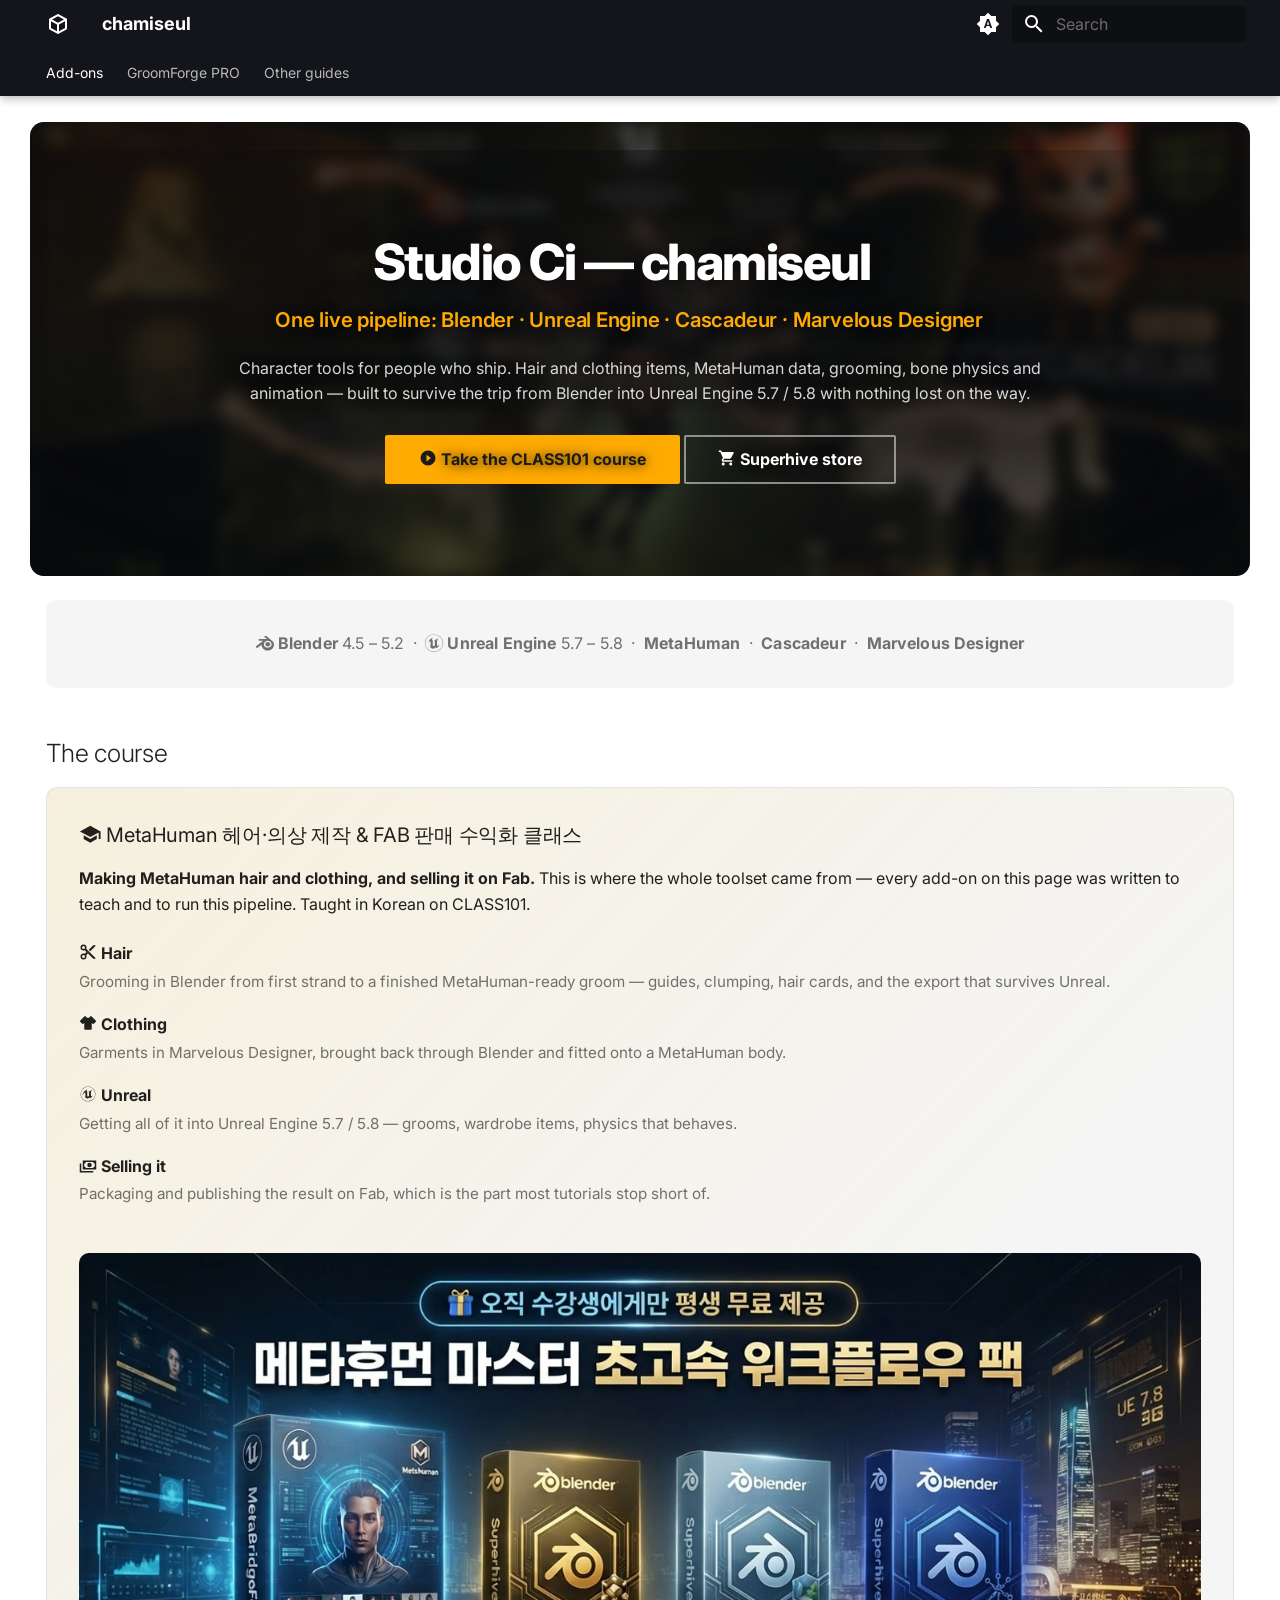
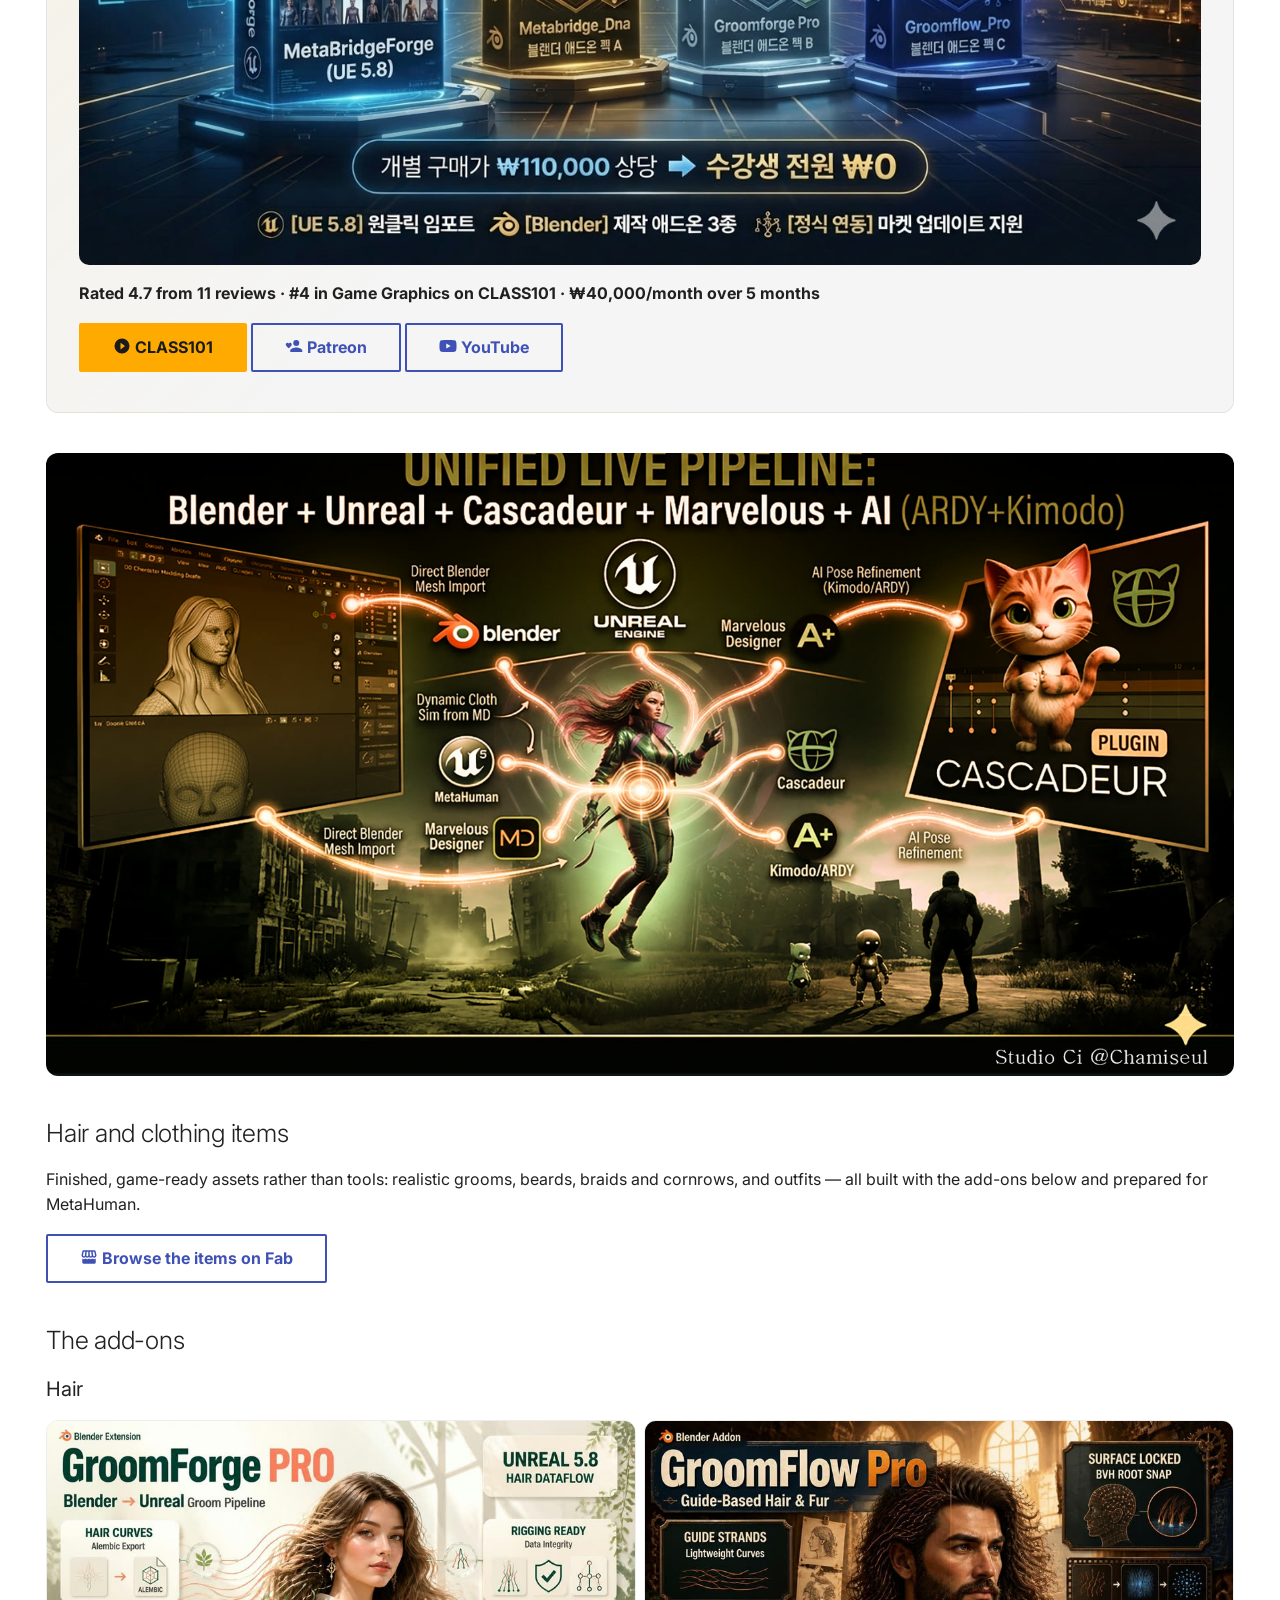
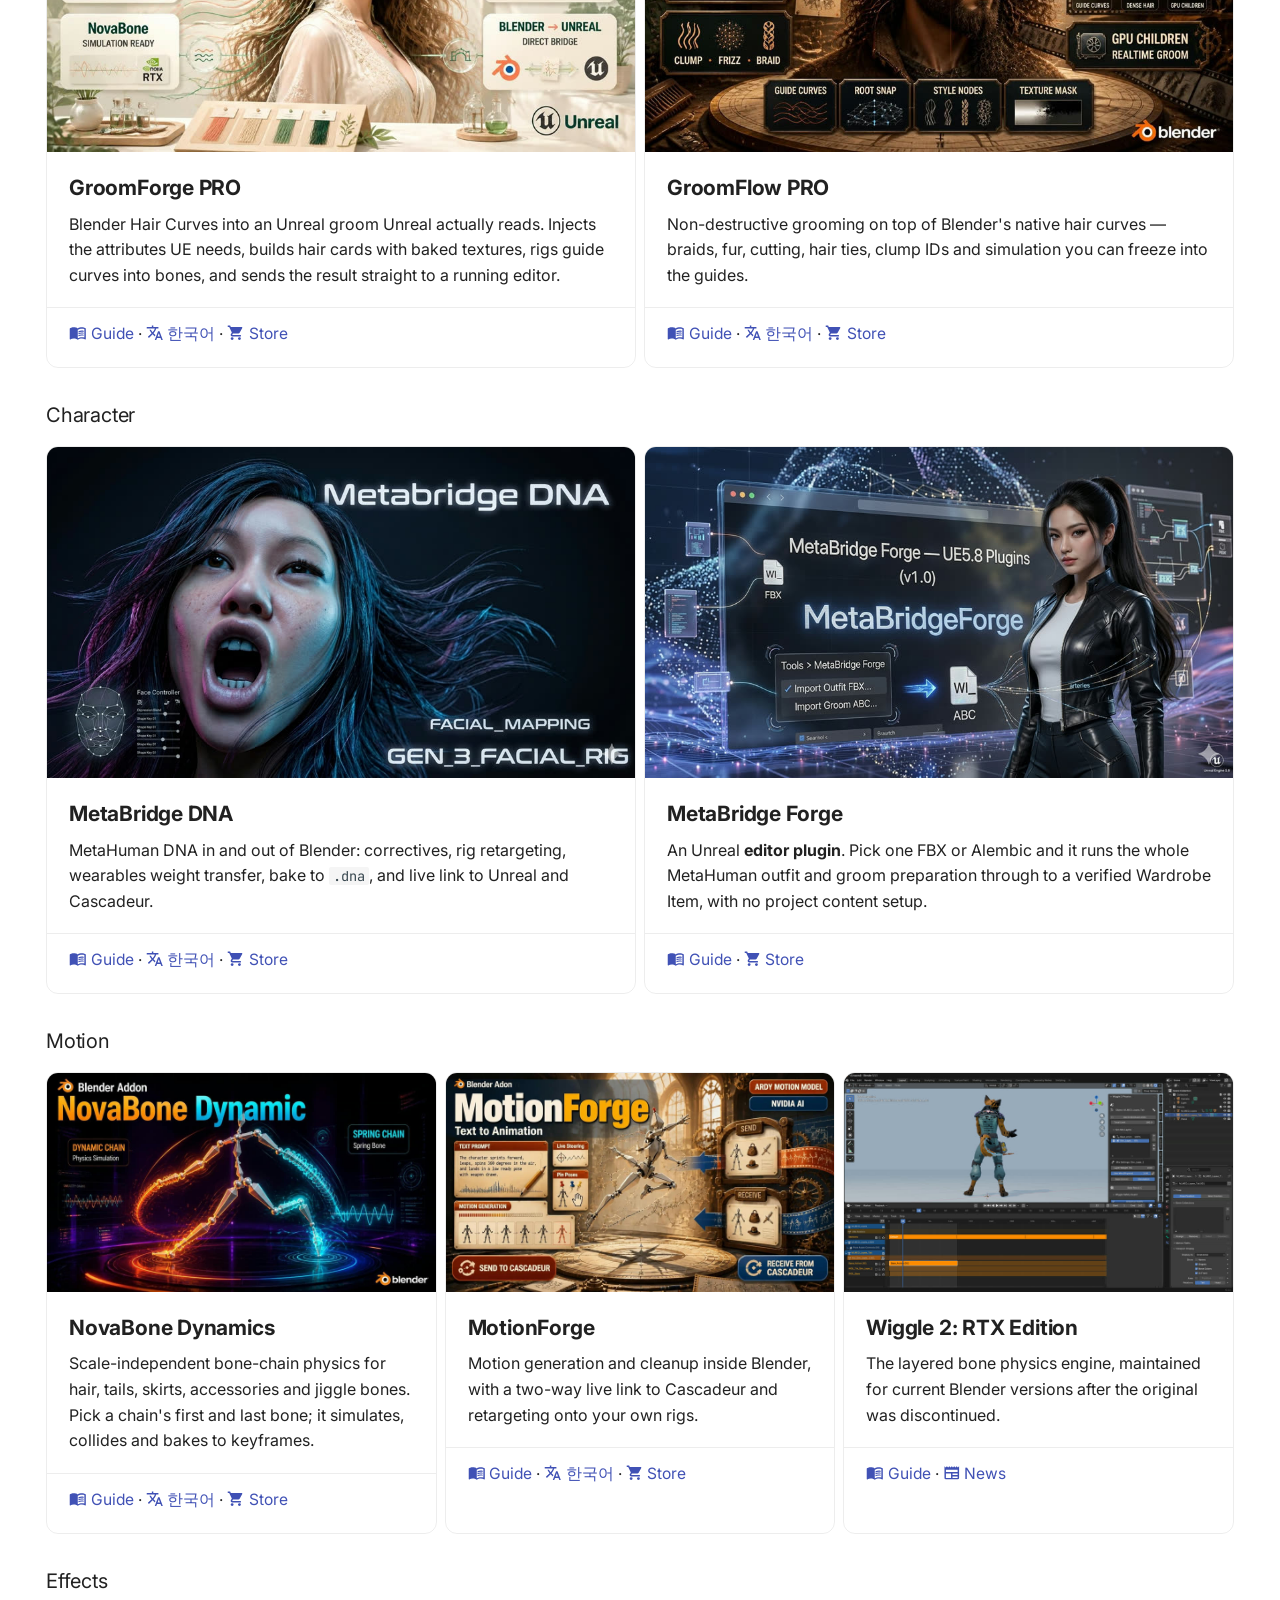
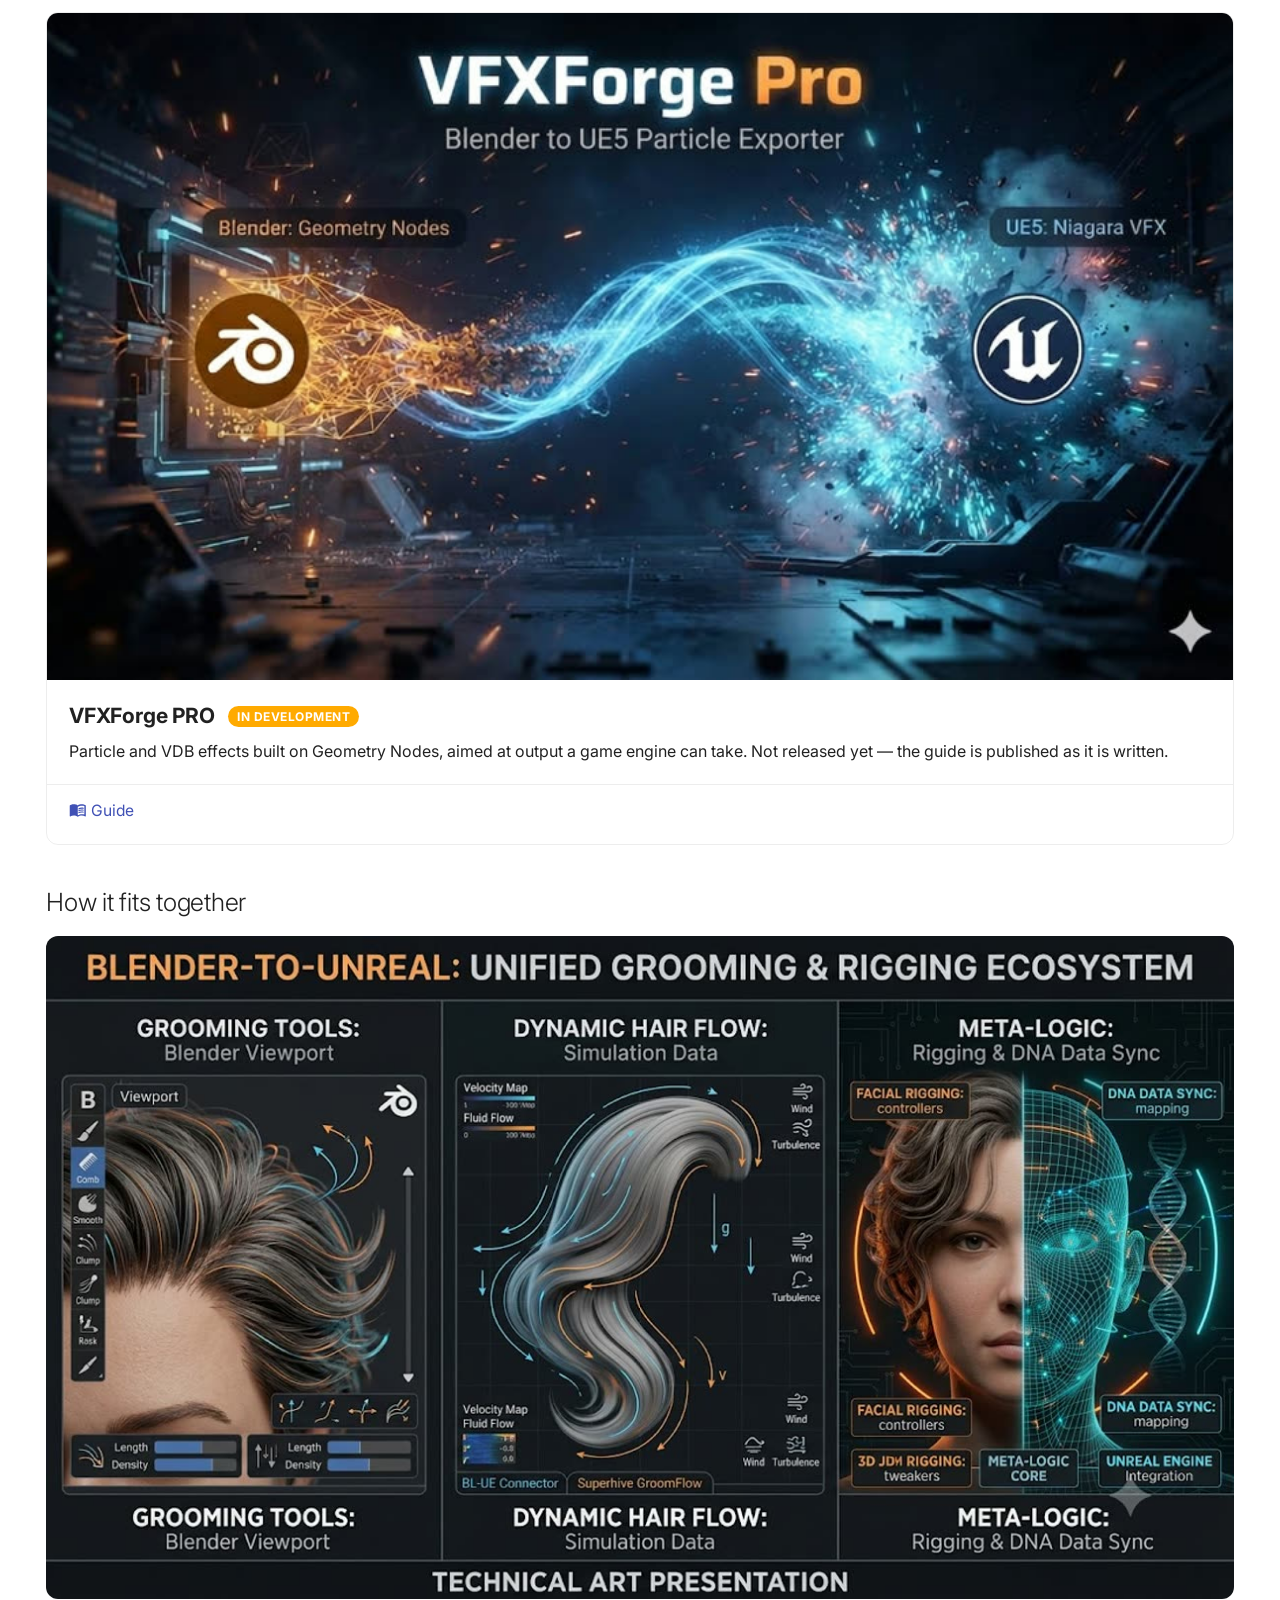
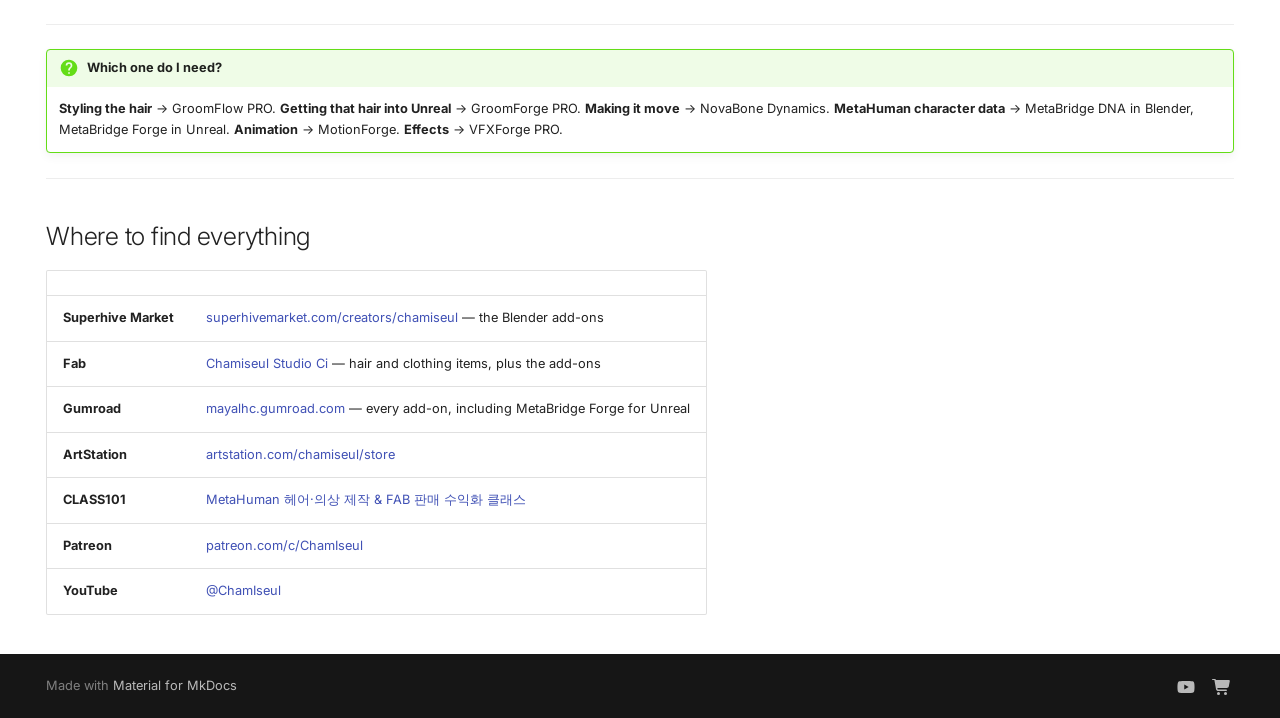
<file: index.html>
<!doctype html>
<html lang="en" class="no-js">
  <head>
    
      <meta charset="utf-8">
      <meta name="viewport" content="width=device-width,initial-scale=1">
      
        <meta name="description" content="User guides for the chamiseul Blender and Unreal Engine add-ons">
      
      
        <meta name="author" content="chamiseul">
      
      
        <link rel="canonical" href="https://mayalhc.github.io/GroomForge-Wiki/">
      
      
      
        <link rel="next" href="guide/">
      
      
        
      
      
      <link rel="icon" href="assets/images/favicon.png">
      <meta name="generator" content="mkdocs-1.6.1, mkdocs-material-9.7.7">
    
    
      
        <title>chamiseul</title>
      
    
    
      <link rel="stylesheet" href="assets/stylesheets/main.ec1eaa64.min.css">
      
        
        <link rel="stylesheet" href="assets/stylesheets/palette.ab4e12ef.min.css">
      
      


    
    
      
    
    
      
        
        
        <link rel="preconnect" href="https://fonts.gstatic.com" crossorigin>
        <link rel="stylesheet" href="https://fonts.googleapis.com/css?family=Inter:300,300i,400,400i,700,700i%7CJetBrains+Mono:400,400i,700,700i&display=fallback">
        <style>:root{--md-text-font:"Inter";--md-code-font:"JetBrains Mono"}</style>
      
    
    
      <link rel="stylesheet" href="custom.css">
    
    <script>__md_scope=new URL(".",location),__md_hash=e=>[...e].reduce(((e,_)=>(e<<5)-e+_.charCodeAt(0)),0),__md_get=(e,_=localStorage,t=__md_scope)=>JSON.parse(_.getItem(t.pathname+"."+e)),__md_set=(e,_,t=localStorage,a=__md_scope)=>{try{t.setItem(a.pathname+"."+e,JSON.stringify(_))}catch(e){}}</script>
    
      
  


  
  

<script id="__analytics">function __md_analytics(){function e(){dataLayer.push(arguments)}window.dataLayer=window.dataLayer||[],e("js",new Date),e("config","G-SNSJS19D0M"),document.addEventListener("DOMContentLoaded",(function(){document.forms.search&&document.forms.search.query.addEventListener("blur",(function(){this.value&&e("event","search",{search_term:this.value})}));document$.subscribe((function(){var t=document.forms.feedback;if(void 0!==t)for(var a of t.querySelectorAll("[type=submit]"))a.addEventListener("click",(function(a){a.preventDefault();var n=document.location.pathname,d=this.getAttribute("data-md-value");e("event","feedback",{page:n,data:d}),t.firstElementChild.disabled=!0;var r=t.querySelector(".md-feedback__note [data-md-value='"+d+"']");r&&(r.hidden=!1)})),t.hidden=!1})),location$.subscribe((function(t){e("config","G-SNSJS19D0M",{page_path:t.pathname})}))}));var t=document.createElement("script");t.async=!0,t.src="https://www.googletagmanager.com/gtag/js?id=G-SNSJS19D0M",document.getElementById("__analytics").insertAdjacentElement("afterEnd",t)}</script>
  
    <script>"undefined"!=typeof __md_analytics&&__md_analytics()</script>
  

    
    
  </head>
  
  
    
    
      
    
    
    
    
    <body dir="ltr" data-md-color-scheme="default" data-md-color-primary="indigo" data-md-color-accent="indigo">
  
    
    <input class="md-toggle" data-md-toggle="drawer" type="checkbox" id="__drawer" autocomplete="off">
    <input class="md-toggle" data-md-toggle="search" type="checkbox" id="__search" autocomplete="off">
    <label class="md-overlay" for="__drawer"></label>
    <div data-md-component="skip">
      
        
        <a href="#studio-ci-chamiseul" class="md-skip">
          Skip to content
        </a>
      
    </div>
    <div data-md-component="announce">
      
    </div>
    
    
      

  

<header class="md-header md-header--shadow md-header--lifted" data-md-component="header">
  <nav class="md-header__inner md-grid" aria-label="Header">
    <a href="." title="chamiseul" class="md-header__button md-logo" aria-label="chamiseul" data-md-component="logo">
      
  
  <svg xmlns="http://www.w3.org/2000/svg" viewBox="0 0 24 24"><path d="M21 16.5c0 .38-.21.71-.53.88l-7.9 4.44c-.16.12-.36.18-.57.18s-.41-.06-.57-.18l-7.9-4.44A.99.99 0 0 1 3 16.5v-9c0-.38.21-.71.53-.88l7.9-4.44c.16-.12.36-.18.57-.18s.41.06.57.18l7.9 4.44c.32.17.53.5.53.88zM12 4.15 6.04 7.5 12 10.85l5.96-3.35zM5 15.91l6 3.38v-6.71L5 9.21zm14 0v-6.7l-6 3.37v6.71z"/></svg>

    </a>
    <label class="md-header__button md-icon" for="__drawer">
      
      <svg xmlns="http://www.w3.org/2000/svg" viewBox="0 0 24 24"><path d="M3 6h18v2H3zm0 5h18v2H3zm0 5h18v2H3z"/></svg>
    </label>
    <div class="md-header__title" data-md-component="header-title">
      <div class="md-header__ellipsis">
        <div class="md-header__topic">
          <span class="md-ellipsis">
            chamiseul
          </span>
        </div>
        <div class="md-header__topic" data-md-component="header-topic">
          <span class="md-ellipsis">
            
              Add-ons
            
          </span>
        </div>
      </div>
    </div>
    
      
        <form class="md-header__option" data-md-component="palette">
  
    
    
    
    <input class="md-option" data-md-color-media="(prefers-color-scheme)" data-md-color-scheme="default" data-md-color-primary="indigo" data-md-color-accent="indigo"  aria-label="Follow system"  type="radio" name="__palette" id="__palette_0">
    
      <label class="md-header__button md-icon" title="Follow system" for="__palette_1" hidden>
        <svg xmlns="http://www.w3.org/2000/svg" viewBox="0 0 24 24"><path d="m14.3 16-.7-2h-3.2l-.7 2H7.8L11 7h2l3.2 9zM20 8.69V4h-4.69L12 .69 8.69 4H4v4.69L.69 12 4 15.31V20h4.69L12 23.31 15.31 20H20v-4.69L23.31 12zm-9.15 3.96h2.3L12 9z"/></svg>
      </label>
    
  
    
    
    
    <input class="md-option" data-md-color-media="(prefers-color-scheme: light)" data-md-color-scheme="default" data-md-color-primary="black" data-md-color-accent="amber"  aria-label="Light mode"  type="radio" name="__palette" id="__palette_1">
    
      <label class="md-header__button md-icon" title="Light mode" for="__palette_2" hidden>
        <svg xmlns="http://www.w3.org/2000/svg" viewBox="0 0 24 24"><path d="M12 8a4 4 0 0 0-4 4 4 4 0 0 0 4 4 4 4 0 0 0 4-4 4 4 0 0 0-4-4m0 10a6 6 0 0 1-6-6 6 6 0 0 1 6-6 6 6 0 0 1 6 6 6 6 0 0 1-6 6m8-9.31V4h-4.69L12 .69 8.69 4H4v4.69L.69 12 4 15.31V20h4.69L12 23.31 15.31 20H20v-4.69L23.31 12z"/></svg>
      </label>
    
  
    
    
    
    <input class="md-option" data-md-color-media="(prefers-color-scheme: dark)" data-md-color-scheme="slate" data-md-color-primary="black" data-md-color-accent="amber"  aria-label="Dark mode"  type="radio" name="__palette" id="__palette_2">
    
      <label class="md-header__button md-icon" title="Dark mode" for="__palette_0" hidden>
        <svg xmlns="http://www.w3.org/2000/svg" viewBox="0 0 24 24"><path d="M12 18c-.89 0-1.74-.2-2.5-.55C11.56 16.5 13 14.42 13 12s-1.44-4.5-3.5-5.45C10.26 6.2 11.11 6 12 6a6 6 0 0 1 6 6 6 6 0 0 1-6 6m8-9.31V4h-4.69L12 .69 8.69 4H4v4.69L.69 12 4 15.31V20h4.69L12 23.31 15.31 20H20v-4.69L23.31 12z"/></svg>
      </label>
    
  
</form>
      
    
    
      <script>var palette=__md_get("__palette");if(palette&&palette.color){if("(prefers-color-scheme)"===palette.color.media){var media=matchMedia("(prefers-color-scheme: light)"),input=document.querySelector(media.matches?"[data-md-color-media='(prefers-color-scheme: light)']":"[data-md-color-media='(prefers-color-scheme: dark)']");palette.color.media=input.getAttribute("data-md-color-media"),palette.color.scheme=input.getAttribute("data-md-color-scheme"),palette.color.primary=input.getAttribute("data-md-color-primary"),palette.color.accent=input.getAttribute("data-md-color-accent")}for(var[key,value]of Object.entries(palette.color))document.body.setAttribute("data-md-color-"+key,value)}</script>
    
    
    
      
      
        <label class="md-header__button md-icon" for="__search">
          
          <svg xmlns="http://www.w3.org/2000/svg" viewBox="0 0 24 24"><path d="M9.5 3A6.5 6.5 0 0 1 16 9.5c0 1.61-.59 3.09-1.56 4.23l.27.27h.79l5 5-1.5 1.5-5-5v-.79l-.27-.27A6.52 6.52 0 0 1 9.5 16 6.5 6.5 0 0 1 3 9.5 6.5 6.5 0 0 1 9.5 3m0 2C7 5 5 7 5 9.5S7 14 9.5 14 14 12 14 9.5 12 5 9.5 5"/></svg>
        </label>
        <div class="md-search" data-md-component="search" role="dialog">
  <label class="md-search__overlay" for="__search"></label>
  <div class="md-search__inner" role="search">
    <form class="md-search__form" name="search">
      <input type="text" class="md-search__input" name="query" aria-label="Search" placeholder="Search" autocapitalize="off" autocorrect="off" autocomplete="off" spellcheck="false" data-md-component="search-query" required>
      <label class="md-search__icon md-icon" for="__search">
        
        <svg xmlns="http://www.w3.org/2000/svg" viewBox="0 0 24 24"><path d="M9.5 3A6.5 6.5 0 0 1 16 9.5c0 1.61-.59 3.09-1.56 4.23l.27.27h.79l5 5-1.5 1.5-5-5v-.79l-.27-.27A6.52 6.52 0 0 1 9.5 16 6.5 6.5 0 0 1 3 9.5 6.5 6.5 0 0 1 9.5 3m0 2C7 5 5 7 5 9.5S7 14 9.5 14 14 12 14 9.5 12 5 9.5 5"/></svg>
        
        <svg xmlns="http://www.w3.org/2000/svg" viewBox="0 0 24 24"><path d="M20 11v2H8l5.5 5.5-1.42 1.42L4.16 12l7.92-7.92L13.5 5.5 8 11z"/></svg>
      </label>
      <nav class="md-search__options" aria-label="Search">
        
        <button type="reset" class="md-search__icon md-icon" title="Clear" aria-label="Clear" tabindex="-1">
          
          <svg xmlns="http://www.w3.org/2000/svg" viewBox="0 0 24 24"><path d="M19 6.41 17.59 5 12 10.59 6.41 5 5 6.41 10.59 12 5 17.59 6.41 19 12 13.41 17.59 19 19 17.59 13.41 12z"/></svg>
        </button>
      </nav>
      
        <div class="md-search__suggest" data-md-component="search-suggest"></div>
      
    </form>
    <div class="md-search__output">
      <div class="md-search__scrollwrap" tabindex="0" data-md-scrollfix>
        <div class="md-search-result" data-md-component="search-result">
          <div class="md-search-result__meta">
            Initializing search
          </div>
          <ol class="md-search-result__list" role="presentation"></ol>
        </div>
      </div>
    </div>
  </div>
</div>
      
    
    
  </nav>
  
    
      
<nav class="md-tabs" aria-label="Tabs" data-md-component="tabs">
  <div class="md-grid">
    <ul class="md-tabs__list">
      
        
  
  
  
    
  
  
    <li class="md-tabs__item md-tabs__item--active">
      <a href="." class="md-tabs__link">
        
  
  
    
  
  Add-ons

      </a>
    </li>
  

      
        
  
  
  
  
    
    
      <li class="md-tabs__item">
        <a href="guide/" class="md-tabs__link">
          
  
  
  GroomForge PRO

        </a>
      </li>
    
  

      
        
  
  
  
  
    <li class="md-tabs__item">
      <a href="guides/" class="md-tabs__link">
        
  
  
    
  
  Other guides

      </a>
    </li>
  

      
    </ul>
  </div>
</nav>
    
  
</header>
    
    <div class="md-container" data-md-component="container">
      
      
        
      
      <main class="md-main" data-md-component="main">
        <div class="md-main__inner md-grid">
          
            
              
                
              
              <div class="md-sidebar md-sidebar--primary" data-md-component="sidebar" data-md-type="navigation" hidden>
                <div class="md-sidebar__scrollwrap">
                  <div class="md-sidebar__inner">
                    


  


<nav class="md-nav md-nav--primary md-nav--lifted" aria-label="Navigation" data-md-level="0">
  <label class="md-nav__title" for="__drawer">
    <a href="." title="chamiseul" class="md-nav__button md-logo" aria-label="chamiseul" data-md-component="logo">
      
  
  <svg xmlns="http://www.w3.org/2000/svg" viewBox="0 0 24 24"><path d="M21 16.5c0 .38-.21.71-.53.88l-7.9 4.44c-.16.12-.36.18-.57.18s-.41-.06-.57-.18l-7.9-4.44A.99.99 0 0 1 3 16.5v-9c0-.38.21-.71.53-.88l7.9-4.44c.16-.12.36-.18.57-.18s.41.06.57.18l7.9 4.44c.32.17.53.5.53.88zM12 4.15 6.04 7.5 12 10.85l5.96-3.35zM5 15.91l6 3.38v-6.71L5 9.21zm14 0v-6.7l-6 3.37v6.71z"/></svg>

    </a>
    chamiseul
  </label>
  
  <ul class="md-nav__list" data-md-scrollfix>
    
      
      
  
  
    
  
  
  
    <li class="md-nav__item md-nav__item--active">
      
      <input class="md-nav__toggle md-toggle" type="checkbox" id="__toc">
      
      
        
      
      
        <label class="md-nav__link md-nav__link--active" for="__toc">
          
  
  
  <span class="md-ellipsis">
    
  
    Add-ons
  

    
  </span>
  
  

          <span class="md-nav__icon md-icon"></span>
        </label>
      
      <a href="." class="md-nav__link md-nav__link--active">
        
  
  
  <span class="md-ellipsis">
    
  
    Add-ons
  

    
  </span>
  
  

      </a>
      
        

<nav class="md-nav md-nav--secondary" aria-label="Table of contents">
  
  
  
    
  
  
    <label class="md-nav__title" for="__toc">
      <span class="md-nav__icon md-icon"></span>
      Table of contents
    </label>
    <ul class="md-nav__list" data-md-component="toc" data-md-scrollfix>
      
        <li class="md-nav__item">
  <a href="#one-live-pipeline-blender-unreal-engine-cascadeur-marvelous-designer" class="md-nav__link">
    <span class="md-ellipsis">
      
        One live pipeline: Blender · Unreal Engine · Cascadeur · Marvelous Designer
      
    </span>
  </a>
  
</li>
      
        <li class="md-nav__item">
  <a href="#the-course" class="md-nav__link">
    <span class="md-ellipsis">
      
        The course
      
    </span>
  </a>
  
    <nav class="md-nav" aria-label="The course">
      <ul class="md-nav__list">
        
          <li class="md-nav__item">
  <a href="#metahuman-fab" class="md-nav__link">
    <span class="md-ellipsis">
      
        MetaHuman 헤어·의상 제작 &amp; FAB 판매 수익화 클래스
      
    </span>
  </a>
  
</li>
        
      </ul>
    </nav>
  
</li>
      
        <li class="md-nav__item">
  <a href="#hair-and-clothing-items" class="md-nav__link">
    <span class="md-ellipsis">
      
        Hair and clothing items
      
    </span>
  </a>
  
</li>
      
        <li class="md-nav__item">
  <a href="#the-add-ons" class="md-nav__link">
    <span class="md-ellipsis">
      
        The add-ons
      
    </span>
  </a>
  
    <nav class="md-nav" aria-label="The add-ons">
      <ul class="md-nav__list">
        
          <li class="md-nav__item">
  <a href="#hair" class="md-nav__link">
    <span class="md-ellipsis">
      
        Hair
      
    </span>
  </a>
  
</li>
        
          <li class="md-nav__item">
  <a href="#groomforge-pro" class="md-nav__link">
    <span class="md-ellipsis">
      
        GroomForge PRO
      
    </span>
  </a>
  
</li>
        
          <li class="md-nav__item">
  <a href="#groomflow-pro" class="md-nav__link">
    <span class="md-ellipsis">
      
        GroomFlow PRO
      
    </span>
  </a>
  
</li>
        
          <li class="md-nav__item">
  <a href="#character" class="md-nav__link">
    <span class="md-ellipsis">
      
        Character
      
    </span>
  </a>
  
</li>
        
          <li class="md-nav__item">
  <a href="#metabridge-dna" class="md-nav__link">
    <span class="md-ellipsis">
      
        MetaBridge DNA
      
    </span>
  </a>
  
</li>
        
          <li class="md-nav__item">
  <a href="#metabridge-forge" class="md-nav__link">
    <span class="md-ellipsis">
      
        MetaBridge Forge
      
    </span>
  </a>
  
</li>
        
          <li class="md-nav__item">
  <a href="#motion" class="md-nav__link">
    <span class="md-ellipsis">
      
        Motion
      
    </span>
  </a>
  
</li>
        
          <li class="md-nav__item">
  <a href="#novabone-dynamics" class="md-nav__link">
    <span class="md-ellipsis">
      
        NovaBone Dynamics
      
    </span>
  </a>
  
</li>
        
          <li class="md-nav__item">
  <a href="#motionforge" class="md-nav__link">
    <span class="md-ellipsis">
      
        MotionForge
      
    </span>
  </a>
  
</li>
        
          <li class="md-nav__item">
  <a href="#wiggle-2-rtx-edition" class="md-nav__link">
    <span class="md-ellipsis">
      
        Wiggle 2: RTX Edition
      
    </span>
  </a>
  
</li>
        
          <li class="md-nav__item">
  <a href="#effects" class="md-nav__link">
    <span class="md-ellipsis">
      
        Effects
      
    </span>
  </a>
  
</li>
        
          <li class="md-nav__item">
  <a href="#vfxforge-pro-in-development" class="md-nav__link">
    <span class="md-ellipsis">
      
        VFXForge PRO In development
      
    </span>
  </a>
  
</li>
        
      </ul>
    </nav>
  
</li>
      
        <li class="md-nav__item">
  <a href="#how-it-fits-together" class="md-nav__link">
    <span class="md-ellipsis">
      
        How it fits together
      
    </span>
  </a>
  
</li>
      
        <li class="md-nav__item">
  <a href="#where-to-find-everything" class="md-nav__link">
    <span class="md-ellipsis">
      
        Where to find everything
      
    </span>
  </a>
  
</li>
      
    </ul>
  
</nav>
      
    </li>
  

    
      
      
  
  
  
  
    
    
    
    
      
      
        
      
    
    
    <li class="md-nav__item md-nav__item--nested">
      
        
        
        <input class="md-nav__toggle md-toggle " type="checkbox" id="__nav_2" >
        
          
          <label class="md-nav__link" for="__nav_2" id="__nav_2_label" tabindex="0">
            
  
  
  <span class="md-ellipsis">
    
  
    GroomForge PRO
  

    
  </span>
  
  

            <span class="md-nav__icon md-icon"></span>
          </label>
        
        <nav class="md-nav" data-md-level="1" aria-labelledby="__nav_2_label" aria-expanded="false">
          <label class="md-nav__title" for="__nav_2">
            <span class="md-nav__icon md-icon"></span>
            
  
    GroomForge PRO
  

          </label>
          <ul class="md-nav__list" data-md-scrollfix>
            
              
                
  
  
  
  
    <li class="md-nav__item">
      <a href="guide/" class="md-nav__link">
        
  
  
  <span class="md-ellipsis">
    
  
    English
  

    
  </span>
  
  

      </a>
    </li>
  

              
            
              
                
  
  
  
  
    <li class="md-nav__item">
      <a href="KO_index/" class="md-nav__link">
        
  
  
  <span class="md-ellipsis">
    
  
    한국어
  

    
  </span>
  
  

      </a>
    </li>
  

              
            
          </ul>
        </nav>
      
    </li>
  

    
      
      
  
  
  
  
    <li class="md-nav__item">
      <a href="guides/" class="md-nav__link">
        
  
  
  <span class="md-ellipsis">
    
  
    Other guides
  

    
  </span>
  
  

      </a>
    </li>
  

    
  </ul>
</nav>
                  </div>
                </div>
              </div>
            
            
              
                
              
              <div class="md-sidebar md-sidebar--secondary" data-md-component="sidebar" data-md-type="toc" hidden>
                <div class="md-sidebar__scrollwrap">
                  <div class="md-sidebar__inner">
                    

<nav class="md-nav md-nav--secondary" aria-label="Table of contents">
  
  
  
    
  
  
    <label class="md-nav__title" for="__toc">
      <span class="md-nav__icon md-icon"></span>
      Table of contents
    </label>
    <ul class="md-nav__list" data-md-component="toc" data-md-scrollfix>
      
        <li class="md-nav__item">
  <a href="#one-live-pipeline-blender-unreal-engine-cascadeur-marvelous-designer" class="md-nav__link">
    <span class="md-ellipsis">
      
        One live pipeline: Blender · Unreal Engine · Cascadeur · Marvelous Designer
      
    </span>
  </a>
  
</li>
      
        <li class="md-nav__item">
  <a href="#the-course" class="md-nav__link">
    <span class="md-ellipsis">
      
        The course
      
    </span>
  </a>
  
    <nav class="md-nav" aria-label="The course">
      <ul class="md-nav__list">
        
          <li class="md-nav__item">
  <a href="#metahuman-fab" class="md-nav__link">
    <span class="md-ellipsis">
      
        MetaHuman 헤어·의상 제작 &amp; FAB 판매 수익화 클래스
      
    </span>
  </a>
  
</li>
        
      </ul>
    </nav>
  
</li>
      
        <li class="md-nav__item">
  <a href="#hair-and-clothing-items" class="md-nav__link">
    <span class="md-ellipsis">
      
        Hair and clothing items
      
    </span>
  </a>
  
</li>
      
        <li class="md-nav__item">
  <a href="#the-add-ons" class="md-nav__link">
    <span class="md-ellipsis">
      
        The add-ons
      
    </span>
  </a>
  
    <nav class="md-nav" aria-label="The add-ons">
      <ul class="md-nav__list">
        
          <li class="md-nav__item">
  <a href="#hair" class="md-nav__link">
    <span class="md-ellipsis">
      
        Hair
      
    </span>
  </a>
  
</li>
        
          <li class="md-nav__item">
  <a href="#groomforge-pro" class="md-nav__link">
    <span class="md-ellipsis">
      
        GroomForge PRO
      
    </span>
  </a>
  
</li>
        
          <li class="md-nav__item">
  <a href="#groomflow-pro" class="md-nav__link">
    <span class="md-ellipsis">
      
        GroomFlow PRO
      
    </span>
  </a>
  
</li>
        
          <li class="md-nav__item">
  <a href="#character" class="md-nav__link">
    <span class="md-ellipsis">
      
        Character
      
    </span>
  </a>
  
</li>
        
          <li class="md-nav__item">
  <a href="#metabridge-dna" class="md-nav__link">
    <span class="md-ellipsis">
      
        MetaBridge DNA
      
    </span>
  </a>
  
</li>
        
          <li class="md-nav__item">
  <a href="#metabridge-forge" class="md-nav__link">
    <span class="md-ellipsis">
      
        MetaBridge Forge
      
    </span>
  </a>
  
</li>
        
          <li class="md-nav__item">
  <a href="#motion" class="md-nav__link">
    <span class="md-ellipsis">
      
        Motion
      
    </span>
  </a>
  
</li>
        
          <li class="md-nav__item">
  <a href="#novabone-dynamics" class="md-nav__link">
    <span class="md-ellipsis">
      
        NovaBone Dynamics
      
    </span>
  </a>
  
</li>
        
          <li class="md-nav__item">
  <a href="#motionforge" class="md-nav__link">
    <span class="md-ellipsis">
      
        MotionForge
      
    </span>
  </a>
  
</li>
        
          <li class="md-nav__item">
  <a href="#wiggle-2-rtx-edition" class="md-nav__link">
    <span class="md-ellipsis">
      
        Wiggle 2: RTX Edition
      
    </span>
  </a>
  
</li>
        
          <li class="md-nav__item">
  <a href="#effects" class="md-nav__link">
    <span class="md-ellipsis">
      
        Effects
      
    </span>
  </a>
  
</li>
        
          <li class="md-nav__item">
  <a href="#vfxforge-pro-in-development" class="md-nav__link">
    <span class="md-ellipsis">
      
        VFXForge PRO In development
      
    </span>
  </a>
  
</li>
        
      </ul>
    </nav>
  
</li>
      
        <li class="md-nav__item">
  <a href="#how-it-fits-together" class="md-nav__link">
    <span class="md-ellipsis">
      
        How it fits together
      
    </span>
  </a>
  
</li>
      
        <li class="md-nav__item">
  <a href="#where-to-find-everything" class="md-nav__link">
    <span class="md-ellipsis">
      
        Where to find everything
      
    </span>
  </a>
  
</li>
      
    </ul>
  
</nav>
                  </div>
                </div>
              </div>
            
          
          
            <div class="md-content" data-md-component="content">
              
              <article class="md-content__inner md-typeset">
                
                  
  




<div class="cs-hero">
<p><img alt="" class="cs-hero-bg" src="assets/products/hero-pipeline.jpg" /></p>
<div class="cs-hero-text">
<h1 id="studio-ci-chamiseul">Studio Ci — chamiseul<a class="headerlink" href="#studio-ci-chamiseul" title="Permanent link">&para;</a></h1>
<h3 id="one-live-pipeline-blender-unreal-engine-cascadeur-marvelous-designer">One live pipeline: Blender · Unreal Engine · Cascadeur · Marvelous Designer<a class="headerlink" href="#one-live-pipeline-blender-unreal-engine-cascadeur-marvelous-designer" title="Permanent link">&para;</a></h3>
<p>Character tools for people who ship. Hair and clothing items, MetaHuman data,
grooming, bone physics and animation — built to survive the trip from Blender
into Unreal Engine 5.7 / 5.8 with nothing lost on the way.</p>
<p><a class="md-button md-button--primary" href="https://class101.net/ko/products/688d8d0b6a08dc6e2607efb6"><span class="twemoji"><svg xmlns="http://www.w3.org/2000/svg" viewBox="0 0 24 24"><path d="M10 16.5v-9l6 4.5M12 2A10 10 0 0 0 2 12a10 10 0 0 0 10 10 10 10 0 0 0 10-10A10 10 0 0 0 12 2"/></svg></span> Take the CLASS101 course</a>
<a class="md-button" href="https://superhivemarket.com/creators/chamiseul"><span class="twemoji"><svg xmlns="http://www.w3.org/2000/svg" viewBox="0 0 24 24"><path d="M17 18c-1.11 0-2 .89-2 2a2 2 0 0 0 2 2 2 2 0 0 0 2-2 2 2 0 0 0-2-2M1 2v2h2l3.6 7.59-1.36 2.45c-.15.28-.24.61-.24.96a2 2 0 0 0 2 2h12v-2H7.42a.25.25 0 0 1-.25-.25q0-.075.03-.12L8.1 13h7.45c.75 0 1.41-.42 1.75-1.03l3.58-6.47c.07-.16.12-.33.12-.5a1 1 0 0 0-1-1H5.21l-.94-2M7 18c-1.11 0-2 .89-2 2a2 2 0 0 0 2 2 2 2 0 0 0 2-2 2 2 0 0 0-2-2"/></svg></span> Superhive store</a></p>
</div>
</div>
<div class="cs-stack">
<p><span class="twemoji"><svg xmlns="http://www.w3.org/2000/svg" viewBox="0 0 24 24"><path d="M12.51 13.214c.046-.8.438-1.506 1.03-2.006a3.42 3.42 0 0 1 2.212-.79c.85 0 1.631.3 2.211.79.592.5.983 1.206 1.028 2.005.045.823-.285 1.586-.865 2.153a3.4 3.4 0 0 1-2.374.938 3.4 3.4 0 0 1-2.376-.938c-.58-.567-.91-1.33-.865-2.152M7.35 14.831c.006.314.106.922.256 1.398a7.4 7.4 0 0 0 1.593 2.757 8.2 8.2 0 0 0 2.787 2.001 8.95 8.95 0 0 0 3.66.76 9 9 0 0 0 3.657-.772 8.3 8.3 0 0 0 2.785-2.01 7.4 7.4 0 0 0 1.592-2.762 7 7 0 0 0 .25-3.074 7.1 7.1 0 0 0-1.016-2.779 7.8 7.8 0 0 0-1.852-2.043h.002L13.566 2.55l-.02-.015c-.492-.378-1.319-.376-1.86.002-.547.382-.609 1.015-.123 1.415l-.001.001 3.126 2.543-9.53.01h-.013c-.788.001-1.545.518-1.695 1.172-.154.665.38 1.217 1.2 1.22V8.9l4.83-.01-8.62 6.617-.034.025c-.813.622-1.075 1.658-.563 2.313.52.667 1.625.668 2.447.004L7.414 14s-.069.52-.063.831zm12.09 1.741c-.97.988-2.326 1.548-3.795 1.55-1.47.004-2.827-.552-3.797-1.538a4.5 4.5 0 0 1-1.036-1.622 4.28 4.28 0 0 1 .282-3.519 4.7 4.7 0 0 1 1.153-1.371c.942-.768 2.141-1.183 3.396-1.185 1.256-.002 2.455.41 3.398 1.175.48.391.87.854 1.152 1.367a4.3 4.3 0 0 1 .522 1.706 4.2 4.2 0 0 1-.239 1.811 4.5 4.5 0 0 1-1.035 1.626"/></svg></span> <strong>Blender</strong> 4.5 – 5.2 &nbsp;·&nbsp;
<span class="twemoji"><svg xmlns="http://www.w3.org/2000/svg" viewBox="0 0 24 24"><path d="M12 0a12 12 0 1 0 12 12A12 12 0 0 0 12 0m0 23.52A11.52 11.52 0 1 1 23.52 12 11.52 11.52 0 0 1 12 23.52m7.13-9.791c-.206.997-1.126 3.557-4.06 4.942l-1.179-1.325-1.988 2a7.34 7.34 0 0 1-5.804-2.978 3 3 0 0 0 .65.123c.326.006.678-.114.678-.66v-5.394a.89.89 0 0 0-1.116-.89c-.92.212-1.656 2.509-1.656 2.509a7.3 7.3 0 0 1 2.528-5.597 7.4 7.4 0 0 1 3.73-1.721c-1.006.573-1.57 1.507-1.57 2.29 0 1.262.76 1.109.984.923v7.28a1.2 1.2 0 0 0 .148.256 1.08 1.08 0 0 0 .88.445c.76 0 1.747-.868 1.747-.868V9.172c0-.6-.452-1.324-.905-1.572 0 0 .838-.149 1.484.346a6 6 0 0 1 .387-.425c1.508-1.48 2.929-1.902 4.112-2.112 0 0-2.151 1.69-2.151 3.96 0 1.687.043 5.801.043 5.801.799.771 1.986-.342 3.059-1.441Z"/></svg></span> <strong>Unreal Engine</strong> 5.7 – 5.8 &nbsp;·&nbsp;
<strong>MetaHuman</strong> &nbsp;·&nbsp; <strong>Cascadeur</strong> &nbsp;·&nbsp; <strong>Marvelous Designer</strong></p>
</div>
<h2 id="the-course">The course<a class="headerlink" href="#the-course" title="Permanent link">&para;</a></h2>
<div class="cs-feature">
<h3 id="metahuman-fab"><span class="twemoji"><svg xmlns="http://www.w3.org/2000/svg" viewBox="0 0 24 24"><path d="M12 3 1 9l11 6 9-4.91V17h2V9M5 13.18v4L12 21l7-3.82v-4L12 17z"/></svg></span> MetaHuman 헤어·의상 제작 &amp; FAB 판매 수익화 클래스<a class="headerlink" href="#metahuman-fab" title="Permanent link">&para;</a></h3>
<p><strong>Making MetaHuman hair and clothing, and selling it on Fab.</strong> This is where
the whole toolset came from — every add-on on this page was written to teach
and to run this pipeline. Taught in Korean on CLASS101.</p>
<div class="cs-course-grid">
<dl>
<dt><span class="twemoji"><svg xmlns="http://www.w3.org/2000/svg" viewBox="0 0 24 24"><path d="m19 3-6 6 2 2 7-7V3m-10 9.5a.5.5 0 0 1-.5-.5.5.5 0 0 1 .5-.5.5.5 0 0 1 .5.5.5.5 0 0 1-.5.5M6 20a2 2 0 0 1-2-2 2 2 0 0 1 2-2 2 2 0 0 1 2 2 2 2 0 0 1-2 2M6 8a2 2 0 0 1-2-2 2 2 0 0 1 2-2 2 2 0 0 1 2 2 2 2 0 0 1-2 2m3.64-.36c.23-.5.36-1.05.36-1.64a4 4 0 0 0-4-4 4 4 0 0 0-4 4 4 4 0 0 0 4 4c.59 0 1.14-.13 1.64-.36L10 12l-2.36 2.36C7.14 14.13 6.59 14 6 14a4 4 0 0 0-4 4 4 4 0 0 0 4 4 4 4 0 0 0 4-4c0-.59-.13-1.14-.36-1.64L12 14l7 7h3v-1z"/></svg></span> <strong>Hair</strong></dt>
<dd>Grooming in Blender from first strand to a finished MetaHuman-ready groom —
  guides, clumping, hair cards, and the export that survives Unreal.</dd>
<dt><span class="twemoji"><svg xmlns="http://www.w3.org/2000/svg" viewBox="0 0 24 24"><path d="M16 21H8a1 1 0 0 1-1-1v-7.93l-1.3 1a.996.996 0 0 1-1.41 0l-2.83-2.78a.996.996 0 0 1 0-1.41L7.34 3H9c0 1.1 1.34 2 3 2s3-.9 3-2h1.66l5.88 5.88c.39.39.39 1.02 0 1.41l-2.83 2.83c-.39.38-1.02.38-1.41 0l-1.3-1V20a1 1 0 0 1-1 1"/></svg></span> <strong>Clothing</strong></dt>
<dd>Garments in Marvelous Designer, brought back through Blender and fitted onto
  a MetaHuman body.</dd>
<dt><span class="twemoji"><svg xmlns="http://www.w3.org/2000/svg" viewBox="0 0 24 24"><path d="M2 12a10 10 0 0 0 10 10 10 10 0 0 0 10-10A10 10 0 0 0 12 2 10 10 0 0 0 2 12m3.24 6.76A9.5 9.5 0 0 1 2.44 12c0-2.55.99-4.95 2.8-6.76A9.5 9.5 0 0 1 12 2.44c2.55 0 4.95.99 6.76 2.8a9.5 9.5 0 0 1 2.8 6.76c0 2.55-.99 4.95-2.8 6.76a9.5 9.5 0 0 1-6.76 2.8c-2.55 0-4.95-.99-6.76-2.8M6.35 9.5c-2.01 2.29-1.62 4.18-1.62 4.18s.55-1.3 1.88-2.68c.64-.63 1.11-.85 1.43-.85.36 0 .53.26.53.5v4.64c0 .46-.3.56-.57.55-.23 0-.45-.08-.45-.08C8.92 17.73 12.19 18 12.19 18l1.44-1.5h.04L15 17.63c2.39-1.42 3.55-4.05 3.55-4.05-1.05 1.12-1.76 1.39-2.16 1.38-.36 0-.51-.21-.51-.21-.01-.1-.06-5.85.01-5.85.42-.77 1.74-2.34 1.74-2.34-2.47.49-3.82 2.1-3.82 2.1-.4-.31-1.22-.26-1.22-.26.38.21.76.81.76 1.32v4.93s-.85.73-1.47.73c-.38 0-.61-.21-.74-.38-.09-.12-.14-.21-.14-.21v-6.1c-.07.06-.18.11-.29.11-.14-.01-.28-.07-.37-.27-.08-.15-.12-.38-.12-.7 0-1.13 1.28-1.87 1.28-1.87-1.63.43-3.14 1.26-5.15 3.54"/></svg></span> <strong>Unreal</strong></dt>
<dd>Getting all of it into Unreal Engine 5.7 / 5.8 — grooms, wardrobe items,
  physics that behaves.</dd>
<dt><span class="twemoji"><svg xmlns="http://www.w3.org/2000/svg" viewBox="0 0 24 24"><path d="M5 6h18v12H5zm9 3a3 3 0 0 1 3 3 3 3 0 0 1-3 3 3 3 0 0 1-3-3 3 3 0 0 1 3-3M9 8a2 2 0 0 1-2 2v4a2 2 0 0 1 2 2h10a2 2 0 0 1 2-2v-4a2 2 0 0 1-2-2zm-8 2h2v10h16v2H1z"/></svg></span> <strong>Selling it</strong></dt>
<dd>Packaging and publishing the result on Fab, which is the part most tutorials
  stop short of.</dd>
</dl>
</div>
<p><a class="cs-wide" href="https://class101.net/ko/products/688d8d0b6a08dc6e2607efb6"><img alt="The add-on pack included with the course" src="assets/products/course-pack.jpg" /></a></p>
<p><strong>Rated 4.7 from 11 reviews · #4 in Game Graphics on CLASS101 · ₩40,000/month
over 5 months</strong></p>
<p><a class="md-button md-button--primary" href="https://class101.net/ko/products/688d8d0b6a08dc6e2607efb6"><span class="twemoji"><svg xmlns="http://www.w3.org/2000/svg" viewBox="0 0 24 24"><path d="M10 16.5v-9l6 4.5M12 2A10 10 0 0 0 2 12a10 10 0 0 0 10 10 10 10 0 0 0 10-10A10 10 0 0 0 12 2"/></svg></span> CLASS101</a>
<a class="md-button" href="https://www.patreon.com/c/ChamIseul"><span class="twemoji"><svg xmlns="http://www.w3.org/2000/svg" viewBox="0 0 24 24"><path d="M15 14c-2.7 0-8 1.3-8 4v2h16v-2c0-2.7-5.3-4-8-4m0-2a4 4 0 0 0 4-4 4 4 0 0 0-4-4 4 4 0 0 0-4 4 4 4 0 0 0 4 4M5 15l-.6-.5C2.4 12.6 1 11.4 1 9.9c0-1.2 1-2.2 2.2-2.2.7 0 1.4.3 1.8.8.4-.5 1.1-.8 1.8-.8C8 7.7 9 8.6 9 9.9c0 1.5-1.4 2.7-3.4 4.6z"/></svg></span> Patreon</a>
<a class="md-button" href="https://www.youtube.com/@ChamIseul"><span class="twemoji"><svg xmlns="http://www.w3.org/2000/svg" viewBox="0 0 576 512"><!--! Font Awesome Free 7.1.0 by @fontawesome - https://fontawesome.com License - https://fontawesome.com/license/free (Icons: CC BY 4.0, Fonts: SIL OFL 1.1, Code: MIT License) Copyright 2025 Fonticons, Inc.--><path d="M549.7 124.1c-6.2-23.7-24.8-42.3-48.3-48.6C458.9 64 288.1 64 288.1 64S117.3 64 74.7 75.5c-23.5 6.3-42 24.9-48.3 48.6C15 167 15 256.4 15 256.4s0 89.4 11.4 132.3c6.3 23.6 24.8 41.5 48.3 47.8C117.3 448 288.1 448 288.1 448s170.8 0 213.4-11.5c23.5-6.3 42-24.2 48.3-47.8 11.4-42.9 11.4-132.3 11.4-132.3s0-89.4-11.4-132.3zM232.2 337.6V175.2l142.7 81.2z"/></svg></span> YouTube</a></p>
</div>
<p><img alt="The unified live pipeline: Blender, Unreal Engine, Cascadeur, Marvelous Designer and AI pose refinement" class="cs-wide" src="assets/products/hero-pipeline.jpg" /></p>
<h2 id="hair-and-clothing-items">Hair and clothing items<a class="headerlink" href="#hair-and-clothing-items" title="Permanent link">&para;</a></h2>
<p>Finished, game-ready assets rather than tools: realistic grooms, beards,
braids and cornrows, and outfits — all built with the add-ons below and
prepared for MetaHuman.</p>
<p><a class="md-button" href="https://www.fab.com/sellers/Chamiseul%20Studio%20Ci"><span class="twemoji"><svg xmlns="http://www.w3.org/2000/svg" viewBox="0 0 24 24"><path d="M5.06 3c-.43 0-.84.14-1.22.42s-.6.64-.7 1.08L2.11 8.91c-.25 1.09-.05 2.01.58 2.82.12.12.24.24.35.34.59.57 1.24.93 2.18.93s1.69-.41 2.25-.95c.63.62 1.39.95 2.33.95.84 0 1.64-.37 2.2-.93.68.63 1.45.93 2.3.93.87 0 1.61-.33 2.24-.95.57.57 1.32.95 2.27.95s1.62-.35 2.19-.94c.09-.09.18-.19.28-.29.66-.82.86-1.77.61-2.86L20.86 4.5c-.13-.44-.36-.8-.73-1.08A1.88 1.88 0 0 0 18.94 3m-.05 1.97 1.08 4.41c.09.43 0 .82-.28 1.17-.25.31-.56.45-.94.45-.31 0-.58-.1-.8-.34-.22-.23-.34-.5-.37-.82L16.97 5M5.06 5h1.97l-.61 4.84C6.3 10.63 5.91 11 5.25 11c-.41 0-.72-.14-.94-.45-.28-.35-.37-.74-.28-1.17M9.05 5H11v4.7c0 .35-.11.65-.36.92-.25.26-.56.38-.94.38-.34 0-.63-.12-.86-.41S8.5 10 8.5 9.66V9.5M13 5h1.95l.55 4.5c.08.42 0 .77-.29 1.07-.26.3-.6.43-1.01.43-.31 0-.59-.12-.84-.38A1.3 1.3 0 0 1 13 9.7M3 14.03V19c0 1.11.89 2 2 2h14a2 2 0 0 0 2-2v-4.95c-.55.58-1.25.91-2 .95-1 .03-1.75-.26-2.46-.95-.6.6-1.4.95-2.24.95-.9 0-1.7-.36-2.3-.93-.57.57-1.35.93-2.22.93-.91 0-1.71-.35-2.31-.95-.58.59-1.37.95-2.24.95-.9 0-1.57-.35-2.23-.97"/></svg></span> Browse the items on Fab</a></p>
<h2 id="the-add-ons">The add-ons<a class="headerlink" href="#the-add-ons" title="Permanent link">&para;</a></h2>
<h3 id="hair">Hair<a class="headerlink" href="#hair" title="Permanent link">&para;</a></h3>
<div class="grid cards">
<ul>
<li>
<p><a href="guide/"><img alt="GroomForge PRO" src="assets/products/groomforge.jpg" /></a></p>
<h3 id="groomforge-pro">GroomForge PRO<a class="headerlink" href="#groomforge-pro" title="Permanent link">&para;</a></h3>
<p>Blender Hair Curves into an Unreal groom Unreal actually reads. Injects the
attributes UE needs, builds hair cards with baked textures, rigs guide
curves into bones, and sends the result straight to a running editor.</p>
<hr />
<p><a href="guide/"><span class="twemoji"><svg xmlns="http://www.w3.org/2000/svg" viewBox="0 0 24 24"><path d="M12 21.5c-1.35-.85-3.8-1.5-5.5-1.5-1.65 0-3.35.3-4.75 1.05-.1.05-.15.05-.25.05-.25 0-.5-.25-.5-.5V6c.6-.45 1.25-.75 2-1 1.11-.35 2.33-.5 3.5-.5 1.95 0 4.05.4 5.5 1.5 1.45-1.1 3.55-1.5 5.5-1.5 1.17 0 2.39.15 3.5.5.75.25 1.4.55 2 1v14.6c0 .25-.25.5-.5.5-.1 0-.15 0-.25-.05-1.4-.75-3.1-1.05-4.75-1.05-1.7 0-4.15.65-5.5 1.5M12 8v11.5c1.35-.85 3.8-1.5 5.5-1.5 1.2 0 2.4.15 3.5.5V7c-1.1-.35-2.3-.5-3.5-.5-1.7 0-4.15.65-5.5 1.5m1 3.5c1.11-.68 2.6-1 4.5-1 .91 0 1.76.09 2.5.28V9.23c-.87-.15-1.71-.23-2.5-.23q-2.655 0-4.5.84zm4.5.17c-1.71 0-3.21.26-4.5.79v1.69c1.11-.65 2.6-.99 4.5-.99 1.04 0 1.88.08 2.5.24v-1.5c-.87-.16-1.71-.23-2.5-.23m2.5 2.9c-.87-.16-1.71-.24-2.5-.24-1.83 0-3.33.27-4.5.8v1.69c1.11-.66 2.6-.99 4.5-.99 1.04 0 1.88.08 2.5.24z"/></svg></span> Guide</a> ·
<a href="KO_index/"><span class="twemoji"><svg xmlns="http://www.w3.org/2000/svg" viewBox="0 0 24 24"><path d="m12.87 15.07-2.54-2.51.03-.03A17.5 17.5 0 0 0 14.07 6H17V4h-7V2H8v2H1v2h11.17C11.5 7.92 10.44 9.75 9 11.35 8.07 10.32 7.3 9.19 6.69 8h-2c.73 1.63 1.73 3.17 2.98 4.56l-5.09 5.02L4 19l5-5 3.11 3.11zM18.5 10h-2L12 22h2l1.12-3h4.75L21 22h2zm-2.62 7 1.62-4.33L19.12 17z"/></svg></span> 한국어</a> ·
<a href="https://superhivemarket.com/products/groomforge"><span class="twemoji"><svg xmlns="http://www.w3.org/2000/svg" viewBox="0 0 24 24"><path d="M17 18c-1.11 0-2 .89-2 2a2 2 0 0 0 2 2 2 2 0 0 0 2-2 2 2 0 0 0-2-2M1 2v2h2l3.6 7.59-1.36 2.45c-.15.28-.24.61-.24.96a2 2 0 0 0 2 2h12v-2H7.42a.25.25 0 0 1-.25-.25q0-.075.03-.12L8.1 13h7.45c.75 0 1.41-.42 1.75-1.03l3.58-6.47c.07-.16.12-.33.12-.5a1 1 0 0 0-1-1H5.21l-.94-2M7 18c-1.11 0-2 .89-2 2a2 2 0 0 0 2 2 2 2 0 0 0 2-2 2 2 0 0 0-2-2"/></svg></span> Store</a></p>
</li>
<li>
<p><a href="https://mayalhc.github.io/GroomFlow_Pro/"><img alt="GroomFlow PRO" src="assets/products/groomflow.jpg" /></a></p>
<h3 id="groomflow-pro">GroomFlow PRO<a class="headerlink" href="#groomflow-pro" title="Permanent link">&para;</a></h3>
<p>Non-destructive grooming on top of Blender's native hair curves — braids,
fur, cutting, hair ties, clump IDs and simulation you can freeze into the
guides.</p>
<hr />
<p><a href="https://mayalhc.github.io/GroomFlow_Pro/"><span class="twemoji"><svg xmlns="http://www.w3.org/2000/svg" viewBox="0 0 24 24"><path d="M12 21.5c-1.35-.85-3.8-1.5-5.5-1.5-1.65 0-3.35.3-4.75 1.05-.1.05-.15.05-.25.05-.25 0-.5-.25-.5-.5V6c.6-.45 1.25-.75 2-1 1.11-.35 2.33-.5 3.5-.5 1.95 0 4.05.4 5.5 1.5 1.45-1.1 3.55-1.5 5.5-1.5 1.17 0 2.39.15 3.5.5.75.25 1.4.55 2 1v14.6c0 .25-.25.5-.5.5-.1 0-.15 0-.25-.05-1.4-.75-3.1-1.05-4.75-1.05-1.7 0-4.15.65-5.5 1.5M12 8v11.5c1.35-.85 3.8-1.5 5.5-1.5 1.2 0 2.4.15 3.5.5V7c-1.1-.35-2.3-.5-3.5-.5-1.7 0-4.15.65-5.5 1.5m1 3.5c1.11-.68 2.6-1 4.5-1 .91 0 1.76.09 2.5.28V9.23c-.87-.15-1.71-.23-2.5-.23q-2.655 0-4.5.84zm4.5.17c-1.71 0-3.21.26-4.5.79v1.69c1.11-.65 2.6-.99 4.5-.99 1.04 0 1.88.08 2.5.24v-1.5c-.87-.16-1.71-.23-2.5-.23m2.5 2.9c-.87-.16-1.71-.24-2.5-.24-1.83 0-3.33.27-4.5.8v1.69c1.11-.66 2.6-.99 4.5-.99 1.04 0 1.88.08 2.5.24z"/></svg></span> Guide</a> ·
<a href="https://mayalhc.github.io/GroomFlow_Pro/KO_index/"><span class="twemoji"><svg xmlns="http://www.w3.org/2000/svg" viewBox="0 0 24 24"><path d="m12.87 15.07-2.54-2.51.03-.03A17.5 17.5 0 0 0 14.07 6H17V4h-7V2H8v2H1v2h11.17C11.5 7.92 10.44 9.75 9 11.35 8.07 10.32 7.3 9.19 6.69 8h-2c.73 1.63 1.73 3.17 2.98 4.56l-5.09 5.02L4 19l5-5 3.11 3.11zM18.5 10h-2L12 22h2l1.12-3h4.75L21 22h2zm-2.62 7 1.62-4.33L19.12 17z"/></svg></span> 한국어</a> ·
<a href="https://superhivemarket.com/products/groomflow_pro"><span class="twemoji"><svg xmlns="http://www.w3.org/2000/svg" viewBox="0 0 24 24"><path d="M17 18c-1.11 0-2 .89-2 2a2 2 0 0 0 2 2 2 2 0 0 0 2-2 2 2 0 0 0-2-2M1 2v2h2l3.6 7.59-1.36 2.45c-.15.28-.24.61-.24.96a2 2 0 0 0 2 2h12v-2H7.42a.25.25 0 0 1-.25-.25q0-.075.03-.12L8.1 13h7.45c.75 0 1.41-.42 1.75-1.03l3.58-6.47c.07-.16.12-.33.12-.5a1 1 0 0 0-1-1H5.21l-.94-2M7 18c-1.11 0-2 .89-2 2a2 2 0 0 0 2 2 2 2 0 0 0 2-2 2 2 0 0 0-2-2"/></svg></span> Store</a></p>
</li>
</ul>
</div>
<h3 id="character">Character<a class="headerlink" href="#character" title="Permanent link">&para;</a></h3>
<div class="grid cards">
<ul>
<li>
<p><a href="https://mayalhc.github.io/metabridge_dna/"><img alt="MetaBridge DNA" src="assets/products/metabridge.jpg" /></a></p>
<h3 id="metabridge-dna">MetaBridge DNA<a class="headerlink" href="#metabridge-dna" title="Permanent link">&para;</a></h3>
<p>MetaHuman DNA in and out of Blender: correctives, rig retargeting,
wearables weight transfer, bake to <code>.dna</code>, and live link to Unreal and
Cascadeur.</p>
<hr />
<p><a href="https://mayalhc.github.io/metabridge_dna/"><span class="twemoji"><svg xmlns="http://www.w3.org/2000/svg" viewBox="0 0 24 24"><path d="M12 21.5c-1.35-.85-3.8-1.5-5.5-1.5-1.65 0-3.35.3-4.75 1.05-.1.05-.15.05-.25.05-.25 0-.5-.25-.5-.5V6c.6-.45 1.25-.75 2-1 1.11-.35 2.33-.5 3.5-.5 1.95 0 4.05.4 5.5 1.5 1.45-1.1 3.55-1.5 5.5-1.5 1.17 0 2.39.15 3.5.5.75.25 1.4.55 2 1v14.6c0 .25-.25.5-.5.5-.1 0-.15 0-.25-.05-1.4-.75-3.1-1.05-4.75-1.05-1.7 0-4.15.65-5.5 1.5M12 8v11.5c1.35-.85 3.8-1.5 5.5-1.5 1.2 0 2.4.15 3.5.5V7c-1.1-.35-2.3-.5-3.5-.5-1.7 0-4.15.65-5.5 1.5m1 3.5c1.11-.68 2.6-1 4.5-1 .91 0 1.76.09 2.5.28V9.23c-.87-.15-1.71-.23-2.5-.23q-2.655 0-4.5.84zm4.5.17c-1.71 0-3.21.26-4.5.79v1.69c1.11-.65 2.6-.99 4.5-.99 1.04 0 1.88.08 2.5.24v-1.5c-.87-.16-1.71-.23-2.5-.23m2.5 2.9c-.87-.16-1.71-.24-2.5-.24-1.83 0-3.33.27-4.5.8v1.69c1.11-.66 2.6-.99 4.5-.99 1.04 0 1.88.08 2.5.24z"/></svg></span> Guide</a> ·
<a href="https://mayalhc.github.io/metabridge_dna/KO_index/"><span class="twemoji"><svg xmlns="http://www.w3.org/2000/svg" viewBox="0 0 24 24"><path d="m12.87 15.07-2.54-2.51.03-.03A17.5 17.5 0 0 0 14.07 6H17V4h-7V2H8v2H1v2h11.17C11.5 7.92 10.44 9.75 9 11.35 8.07 10.32 7.3 9.19 6.69 8h-2c.73 1.63 1.73 3.17 2.98 4.56l-5.09 5.02L4 19l5-5 3.11 3.11zM18.5 10h-2L12 22h2l1.12-3h4.75L21 22h2zm-2.62 7 1.62-4.33L19.12 17z"/></svg></span> 한국어</a> ·
<a href="https://superhivemarket.com/products/metabridge_dna"><span class="twemoji"><svg xmlns="http://www.w3.org/2000/svg" viewBox="0 0 24 24"><path d="M17 18c-1.11 0-2 .89-2 2a2 2 0 0 0 2 2 2 2 0 0 0 2-2 2 2 0 0 0-2-2M1 2v2h2l3.6 7.59-1.36 2.45c-.15.28-.24.61-.24.96a2 2 0 0 0 2 2h12v-2H7.42a.25.25 0 0 1-.25-.25q0-.075.03-.12L8.1 13h7.45c.75 0 1.41-.42 1.75-1.03l3.58-6.47c.07-.16.12-.33.12-.5a1 1 0 0 0-1-1H5.21l-.94-2M7 18c-1.11 0-2 .89-2 2a2 2 0 0 0 2 2 2 2 0 0 0 2-2 2 2 0 0 0-2-2"/></svg></span> Store</a></p>
</li>
<li>
<p><a href="https://mayalhc.github.io/MetaBridgeForge_Wiki/"><img alt="MetaBridge Forge" src="assets/products/metabridge-forge.jpg" /></a></p>
<h3 id="metabridge-forge">MetaBridge Forge<a class="headerlink" href="#metabridge-forge" title="Permanent link">&para;</a></h3>
<p>An Unreal <strong>editor plugin</strong>. Pick one FBX or Alembic and it runs the whole
MetaHuman outfit and groom preparation through to a verified Wardrobe Item,
with no project content setup.</p>
<hr />
<p><a href="https://mayalhc.github.io/MetaBridgeForge_Wiki/"><span class="twemoji"><svg xmlns="http://www.w3.org/2000/svg" viewBox="0 0 24 24"><path d="M12 21.5c-1.35-.85-3.8-1.5-5.5-1.5-1.65 0-3.35.3-4.75 1.05-.1.05-.15.05-.25.05-.25 0-.5-.25-.5-.5V6c.6-.45 1.25-.75 2-1 1.11-.35 2.33-.5 3.5-.5 1.95 0 4.05.4 5.5 1.5 1.45-1.1 3.55-1.5 5.5-1.5 1.17 0 2.39.15 3.5.5.75.25 1.4.55 2 1v14.6c0 .25-.25.5-.5.5-.1 0-.15 0-.25-.05-1.4-.75-3.1-1.05-4.75-1.05-1.7 0-4.15.65-5.5 1.5M12 8v11.5c1.35-.85 3.8-1.5 5.5-1.5 1.2 0 2.4.15 3.5.5V7c-1.1-.35-2.3-.5-3.5-.5-1.7 0-4.15.65-5.5 1.5m1 3.5c1.11-.68 2.6-1 4.5-1 .91 0 1.76.09 2.5.28V9.23c-.87-.15-1.71-.23-2.5-.23q-2.655 0-4.5.84zm4.5.17c-1.71 0-3.21.26-4.5.79v1.69c1.11-.65 2.6-.99 4.5-.99 1.04 0 1.88.08 2.5.24v-1.5c-.87-.16-1.71-.23-2.5-.23m2.5 2.9c-.87-.16-1.71-.24-2.5-.24-1.83 0-3.33.27-4.5.8v1.69c1.11-.66 2.6-.99 4.5-.99 1.04 0 1.88.08 2.5.24z"/></svg></span> Guide</a> ·
<a href="https://mayalhc.gumroad.com/"><span class="twemoji"><svg xmlns="http://www.w3.org/2000/svg" viewBox="0 0 24 24"><path d="M17 18c-1.11 0-2 .89-2 2a2 2 0 0 0 2 2 2 2 0 0 0 2-2 2 2 0 0 0-2-2M1 2v2h2l3.6 7.59-1.36 2.45c-.15.28-.24.61-.24.96a2 2 0 0 0 2 2h12v-2H7.42a.25.25 0 0 1-.25-.25q0-.075.03-.12L8.1 13h7.45c.75 0 1.41-.42 1.75-1.03l3.58-6.47c.07-.16.12-.33.12-.5a1 1 0 0 0-1-1H5.21l-.94-2M7 18c-1.11 0-2 .89-2 2a2 2 0 0 0 2 2 2 2 0 0 0 2-2 2 2 0 0 0-2-2"/></svg></span> Store</a></p>
</li>
</ul>
</div>
<h3 id="motion">Motion<a class="headerlink" href="#motion" title="Permanent link">&para;</a></h3>
<div class="grid cards">
<ul>
<li>
<p><a href="https://mayalhc.github.io/novabone/"><img alt="NovaBone Dynamics" src="assets/products/novabone.jpg" /></a></p>
<h3 id="novabone-dynamics">NovaBone Dynamics<a class="headerlink" href="#novabone-dynamics" title="Permanent link">&para;</a></h3>
<p>Scale-independent bone-chain physics for hair, tails, skirts, accessories
and jiggle bones. Pick a chain's first and last bone; it simulates, collides
and bakes to keyframes.</p>
<hr />
<p><a href="https://mayalhc.github.io/novabone/"><span class="twemoji"><svg xmlns="http://www.w3.org/2000/svg" viewBox="0 0 24 24"><path d="M12 21.5c-1.35-.85-3.8-1.5-5.5-1.5-1.65 0-3.35.3-4.75 1.05-.1.05-.15.05-.25.05-.25 0-.5-.25-.5-.5V6c.6-.45 1.25-.75 2-1 1.11-.35 2.33-.5 3.5-.5 1.95 0 4.05.4 5.5 1.5 1.45-1.1 3.55-1.5 5.5-1.5 1.17 0 2.39.15 3.5.5.75.25 1.4.55 2 1v14.6c0 .25-.25.5-.5.5-.1 0-.15 0-.25-.05-1.4-.75-3.1-1.05-4.75-1.05-1.7 0-4.15.65-5.5 1.5M12 8v11.5c1.35-.85 3.8-1.5 5.5-1.5 1.2 0 2.4.15 3.5.5V7c-1.1-.35-2.3-.5-3.5-.5-1.7 0-4.15.65-5.5 1.5m1 3.5c1.11-.68 2.6-1 4.5-1 .91 0 1.76.09 2.5.28V9.23c-.87-.15-1.71-.23-2.5-.23q-2.655 0-4.5.84zm4.5.17c-1.71 0-3.21.26-4.5.79v1.69c1.11-.65 2.6-.99 4.5-.99 1.04 0 1.88.08 2.5.24v-1.5c-.87-.16-1.71-.23-2.5-.23m2.5 2.9c-.87-.16-1.71-.24-2.5-.24-1.83 0-3.33.27-4.5.8v1.69c1.11-.66 2.6-.99 4.5-.99 1.04 0 1.88.08 2.5.24z"/></svg></span> Guide</a> ·
<a href="https://mayalhc.github.io/novabone/KO_index/"><span class="twemoji"><svg xmlns="http://www.w3.org/2000/svg" viewBox="0 0 24 24"><path d="m12.87 15.07-2.54-2.51.03-.03A17.5 17.5 0 0 0 14.07 6H17V4h-7V2H8v2H1v2h11.17C11.5 7.92 10.44 9.75 9 11.35 8.07 10.32 7.3 9.19 6.69 8h-2c.73 1.63 1.73 3.17 2.98 4.56l-5.09 5.02L4 19l5-5 3.11 3.11zM18.5 10h-2L12 22h2l1.12-3h4.75L21 22h2zm-2.62 7 1.62-4.33L19.12 17z"/></svg></span> 한국어</a> ·
<a href="https://superhivemarket.com/products/novabone-dynamics"><span class="twemoji"><svg xmlns="http://www.w3.org/2000/svg" viewBox="0 0 24 24"><path d="M17 18c-1.11 0-2 .89-2 2a2 2 0 0 0 2 2 2 2 0 0 0 2-2 2 2 0 0 0-2-2M1 2v2h2l3.6 7.59-1.36 2.45c-.15.28-.24.61-.24.96a2 2 0 0 0 2 2h12v-2H7.42a.25.25 0 0 1-.25-.25q0-.075.03-.12L8.1 13h7.45c.75 0 1.41-.42 1.75-1.03l3.58-6.47c.07-.16.12-.33.12-.5a1 1 0 0 0-1-1H5.21l-.94-2M7 18c-1.11 0-2 .89-2 2a2 2 0 0 0 2 2 2 2 0 0 0 2-2 2 2 0 0 0-2-2"/></svg></span> Store</a></p>
</li>
<li>
<p><a href="https://mayalhc.github.io/motionforge/"><img alt="MotionForge" src="assets/products/motionforge.jpg" /></a></p>
<h3 id="motionforge">MotionForge<a class="headerlink" href="#motionforge" title="Permanent link">&para;</a></h3>
<p>Motion generation and cleanup inside Blender, with a two-way live link to
Cascadeur and retargeting onto your own rigs.</p>
<hr />
<p><a href="https://mayalhc.github.io/motionforge/"><span class="twemoji"><svg xmlns="http://www.w3.org/2000/svg" viewBox="0 0 24 24"><path d="M12 21.5c-1.35-.85-3.8-1.5-5.5-1.5-1.65 0-3.35.3-4.75 1.05-.1.05-.15.05-.25.05-.25 0-.5-.25-.5-.5V6c.6-.45 1.25-.75 2-1 1.11-.35 2.33-.5 3.5-.5 1.95 0 4.05.4 5.5 1.5 1.45-1.1 3.55-1.5 5.5-1.5 1.17 0 2.39.15 3.5.5.75.25 1.4.55 2 1v14.6c0 .25-.25.5-.5.5-.1 0-.15 0-.25-.05-1.4-.75-3.1-1.05-4.75-1.05-1.7 0-4.15.65-5.5 1.5M12 8v11.5c1.35-.85 3.8-1.5 5.5-1.5 1.2 0 2.4.15 3.5.5V7c-1.1-.35-2.3-.5-3.5-.5-1.7 0-4.15.65-5.5 1.5m1 3.5c1.11-.68 2.6-1 4.5-1 .91 0 1.76.09 2.5.28V9.23c-.87-.15-1.71-.23-2.5-.23q-2.655 0-4.5.84zm4.5.17c-1.71 0-3.21.26-4.5.79v1.69c1.11-.65 2.6-.99 4.5-.99 1.04 0 1.88.08 2.5.24v-1.5c-.87-.16-1.71-.23-2.5-.23m2.5 2.9c-.87-.16-1.71-.24-2.5-.24-1.83 0-3.33.27-4.5.8v1.69c1.11-.66 2.6-.99 4.5-.99 1.04 0 1.88.08 2.5.24z"/></svg></span> Guide</a> ·
<a href="https://mayalhc.github.io/motionforge/KO_index/"><span class="twemoji"><svg xmlns="http://www.w3.org/2000/svg" viewBox="0 0 24 24"><path d="m12.87 15.07-2.54-2.51.03-.03A17.5 17.5 0 0 0 14.07 6H17V4h-7V2H8v2H1v2h11.17C11.5 7.92 10.44 9.75 9 11.35 8.07 10.32 7.3 9.19 6.69 8h-2c.73 1.63 1.73 3.17 2.98 4.56l-5.09 5.02L4 19l5-5 3.11 3.11zM18.5 10h-2L12 22h2l1.12-3h4.75L21 22h2zm-2.62 7 1.62-4.33L19.12 17z"/></svg></span> 한국어</a> ·
<a href="https://superhivemarket.com/products/motionforge"><span class="twemoji"><svg xmlns="http://www.w3.org/2000/svg" viewBox="0 0 24 24"><path d="M17 18c-1.11 0-2 .89-2 2a2 2 0 0 0 2 2 2 2 0 0 0 2-2 2 2 0 0 0-2-2M1 2v2h2l3.6 7.59-1.36 2.45c-.15.28-.24.61-.24.96a2 2 0 0 0 2 2h12v-2H7.42a.25.25 0 0 1-.25-.25q0-.075.03-.12L8.1 13h7.45c.75 0 1.41-.42 1.75-1.03l3.58-6.47c.07-.16.12-.33.12-.5a1 1 0 0 0-1-1H5.21l-.94-2M7 18c-1.11 0-2 .89-2 2a2 2 0 0 0 2 2 2 2 0 0 0 2-2 2 2 0 0 0-2-2"/></svg></span> Store</a></p>
</li>
<li>
<p><a href="https://mayalhc.github.io/Wiggle2-RTX/"><img alt="Wiggle 2 RTX" src="assets/products/wiggle2.jpg" /></a></p>
<h3 id="wiggle-2-rtx-edition">Wiggle 2: RTX Edition<a class="headerlink" href="#wiggle-2-rtx-edition" title="Permanent link">&para;</a></h3>
<p>The layered bone physics engine, maintained for current Blender versions
after the original was discontinued.</p>
<hr />
<p><a href="https://mayalhc.github.io/Wiggle2-RTX/"><span class="twemoji"><svg xmlns="http://www.w3.org/2000/svg" viewBox="0 0 24 24"><path d="M12 21.5c-1.35-.85-3.8-1.5-5.5-1.5-1.65 0-3.35.3-4.75 1.05-.1.05-.15.05-.25.05-.25 0-.5-.25-.5-.5V6c.6-.45 1.25-.75 2-1 1.11-.35 2.33-.5 3.5-.5 1.95 0 4.05.4 5.5 1.5 1.45-1.1 3.55-1.5 5.5-1.5 1.17 0 2.39.15 3.5.5.75.25 1.4.55 2 1v14.6c0 .25-.25.5-.5.5-.1 0-.15 0-.25-.05-1.4-.75-3.1-1.05-4.75-1.05-1.7 0-4.15.65-5.5 1.5M12 8v11.5c1.35-.85 3.8-1.5 5.5-1.5 1.2 0 2.4.15 3.5.5V7c-1.1-.35-2.3-.5-3.5-.5-1.7 0-4.15.65-5.5 1.5m1 3.5c1.11-.68 2.6-1 4.5-1 .91 0 1.76.09 2.5.28V9.23c-.87-.15-1.71-.23-2.5-.23q-2.655 0-4.5.84zm4.5.17c-1.71 0-3.21.26-4.5.79v1.69c1.11-.65 2.6-.99 4.5-.99 1.04 0 1.88.08 2.5.24v-1.5c-.87-.16-1.71-.23-2.5-.23m2.5 2.9c-.87-.16-1.71-.24-2.5-.24-1.83 0-3.33.27-4.5.8v1.69c1.11-.66 2.6-.99 4.5-.99 1.04 0 1.88.08 2.5.24z"/></svg></span> Guide</a> ·
<a href="https://mayalhc.github.io/Wiggle2-RTX/news/"><span class="twemoji"><svg xmlns="http://www.w3.org/2000/svg" viewBox="0 0 24 24"><path d="M20 11H4V8h16m0 7h-7v-2h7m0 6h-7v-2h7m-9 2H4v-6h7m9.33-8.33L18.67 3 17 4.67 15.33 3l-1.66 1.67L12 3l-1.67 1.67L8.67 3 7 4.67 5.33 3 3.67 4.67 2 3v16a2 2 0 0 0 2 2h16a2 2 0 0 0 2-2V3z"/></svg></span> News</a></p>
</li>
</ul>
</div>
<h3 id="effects">Effects<a class="headerlink" href="#effects" title="Permanent link">&para;</a></h3>
<div class="grid cards">
<ul>
<li>
<p><a href="https://mayalhc.github.io/VFXForge_PRO_Guide/"><img alt="VFXForge PRO" src="assets/products/vfxforge.jpg" /></a></p>
<h3 id="vfxforge-pro-in-development">VFXForge PRO <span class="cs-badge">In development</span><a class="headerlink" href="#vfxforge-pro-in-development" title="Permanent link">&para;</a></h3>
<p>Particle and VDB effects built on Geometry Nodes, aimed at output a game
engine can take. Not released yet — the guide is published as it is written.</p>
<hr />
<p><a href="https://mayalhc.github.io/VFXForge_PRO_Guide/"><span class="twemoji"><svg xmlns="http://www.w3.org/2000/svg" viewBox="0 0 24 24"><path d="M12 21.5c-1.35-.85-3.8-1.5-5.5-1.5-1.65 0-3.35.3-4.75 1.05-.1.05-.15.05-.25.05-.25 0-.5-.25-.5-.5V6c.6-.45 1.25-.75 2-1 1.11-.35 2.33-.5 3.5-.5 1.95 0 4.05.4 5.5 1.5 1.45-1.1 3.55-1.5 5.5-1.5 1.17 0 2.39.15 3.5.5.75.25 1.4.55 2 1v14.6c0 .25-.25.5-.5.5-.1 0-.15 0-.25-.05-1.4-.75-3.1-1.05-4.75-1.05-1.7 0-4.15.65-5.5 1.5M12 8v11.5c1.35-.85 3.8-1.5 5.5-1.5 1.2 0 2.4.15 3.5.5V7c-1.1-.35-2.3-.5-3.5-.5-1.7 0-4.15.65-5.5 1.5m1 3.5c1.11-.68 2.6-1 4.5-1 .91 0 1.76.09 2.5.28V9.23c-.87-.15-1.71-.23-2.5-.23q-2.655 0-4.5.84zm4.5.17c-1.71 0-3.21.26-4.5.79v1.69c1.11-.65 2.6-.99 4.5-.99 1.04 0 1.88.08 2.5.24v-1.5c-.87-.16-1.71-.23-2.5-.23m2.5 2.9c-.87-.16-1.71-.24-2.5-.24-1.83 0-3.33.27-4.5.8v1.69c1.11-.66 2.6-.99 4.5-.99 1.04 0 1.88.08 2.5.24z"/></svg></span> Guide</a></p>
</li>
</ul>
</div>
<h2 id="how-it-fits-together">How it fits together<a class="headerlink" href="#how-it-fits-together" title="Permanent link">&para;</a></h2>
<p><img alt="Blender to Unreal: grooming, hair flow and DNA sync" class="cs-wide" src="assets/products/ecosystem.jpg" /></p>
<hr />
<div class="admonition question">
<p class="admonition-title">Which one do I need?</p>
<p><strong>Styling the hair</strong> → GroomFlow PRO.
<strong>Getting that hair into Unreal</strong> → GroomForge PRO.
<strong>Making it move</strong> → NovaBone Dynamics.
<strong>MetaHuman character data</strong> → MetaBridge DNA in Blender, MetaBridge Forge in Unreal.
<strong>Animation</strong> → MotionForge. <strong>Effects</strong> → VFXForge PRO.</p>
</div>
<hr />
<h2 id="where-to-find-everything">Where to find everything<a class="headerlink" href="#where-to-find-everything" title="Permanent link">&para;</a></h2>
<table>
<thead>
<tr>
<th></th>
<th></th>
</tr>
</thead>
<tbody>
<tr>
<td><strong>Superhive Market</strong></td>
<td><a href="https://superhivemarket.com/creators/chamiseul">superhivemarket.com/creators/chamiseul</a> — the Blender add-ons</td>
</tr>
<tr>
<td><strong>Fab</strong></td>
<td><a href="https://www.fab.com/sellers/Chamiseul%20Studio%20Ci">Chamiseul Studio Ci</a> — hair and clothing items, plus the add-ons</td>
</tr>
<tr>
<td><strong>Gumroad</strong></td>
<td><a href="https://mayalhc.gumroad.com/">mayalhc.gumroad.com</a> — every add-on, including MetaBridge Forge for Unreal</td>
</tr>
<tr>
<td><strong>ArtStation</strong></td>
<td><a href="https://www.artstation.com/chamiseul/store">artstation.com/chamiseul/store</a></td>
</tr>
<tr>
<td><strong>CLASS101</strong></td>
<td><a href="https://class101.net/ko/products/688d8d0b6a08dc6e2607efb6">MetaHuman 헤어·의상 제작 &amp; FAB 판매 수익화 클래스</a></td>
</tr>
<tr>
<td><strong>Patreon</strong></td>
<td><a href="https://www.patreon.com/c/ChamIseul">patreon.com/c/ChamIseul</a></td>
</tr>
<tr>
<td><strong>YouTube</strong></td>
<td><a href="https://www.youtube.com/@ChamIseul">@ChamIseul</a></td>
</tr>
</tbody>
</table>







  
  



  


  



                
              </article>
            </div>
          
          
<script>var target=document.getElementById(location.hash.slice(1));target&&target.name&&(target.checked=target.name.startsWith("__tabbed_"))</script>
        </div>
        
          <button type="button" class="md-top md-icon" data-md-component="top" hidden>
  
  <svg xmlns="http://www.w3.org/2000/svg" viewBox="0 0 24 24"><path d="M13 20h-2V8l-5.5 5.5-1.42-1.42L12 4.16l7.92 7.92-1.42 1.42L13 8z"/></svg>
  Back to top
</button>
        
      </main>
      
        <footer class="md-footer">
  
  <div class="md-footer-meta md-typeset">
    <div class="md-footer-meta__inner md-grid">
      <div class="md-copyright">
  
  
    Made with
    <a href="https://squidfunk.github.io/mkdocs-material/" target="_blank" rel="noopener">
      Material for MkDocs
    </a>
  
</div>
      
        
<div class="md-social">
  
    
    
    
    
    <a href="https://www.youtube.com/@ChamIseul" target="_blank" rel="noopener" title="YouTube" class="md-social__link">
      <svg xmlns="http://www.w3.org/2000/svg" viewBox="0 0 576 512"><!--! Font Awesome Free 7.1.0 by @fontawesome - https://fontawesome.com License - https://fontawesome.com/license/free (Icons: CC BY 4.0, Fonts: SIL OFL 1.1, Code: MIT License) Copyright 2025 Fonticons, Inc.--><path d="M549.7 124.1c-6.2-23.7-24.8-42.3-48.3-48.6C458.9 64 288.1 64 288.1 64S117.3 64 74.7 75.5c-23.5 6.3-42 24.9-48.3 48.6C15 167 15 256.4 15 256.4s0 89.4 11.4 132.3c6.3 23.6 24.8 41.5 48.3 47.8C117.3 448 288.1 448 288.1 448s170.8 0 213.4-11.5c23.5-6.3 42-24.2 48.3-47.8 11.4-42.9 11.4-132.3 11.4-132.3s0-89.4-11.4-132.3zM232.2 337.6V175.2l142.7 81.2z"/></svg>
    </a>
  
    
    
    
    
    <a href="https://superhivemarket.com/creators/chamiseul" target="_blank" rel="noopener" title="Superhive Market" class="md-social__link">
      <svg xmlns="http://www.w3.org/2000/svg" viewBox="0 0 640 512"><!--! Font Awesome Free 7.1.0 by @fontawesome - https://fontawesome.com License - https://fontawesome.com/license/free (Icons: CC BY 4.0, Fonts: SIL OFL 1.1, Code: MIT License) Copyright 2025 Fonticons, Inc.--><path d="M24-16C10.7-16 0-5.3 0 8s10.7 24 24 24h45.3c3.9 0 7.2 2.8 7.9 6.6l52.1 286.3c6.2 34.2 36 59.1 70.8 59.1H456c13.3 0 24-10.7 24-24s-10.7-24-24-24H200.1c-11.6 0-21.5-8.3-23.6-19.7l-5.1-28.3H475c30.8 0 57.2-21.9 62.9-52.2l31-165.9c3.7-19.7-11.4-37.9-31.5-37.9H124.7l-.4-2c-4.8-26.6-28-46-55.1-46zm184 528a48 48 0 1 0 0-96 48 48 0 1 0 0 96m224 0a48 48 0 1 0 0-96 48 48 0 1 0 0 96"/></svg>
    </a>
  
</div>
      
    </div>
  </div>
</footer>
      
    </div>
    <div class="md-dialog" data-md-component="dialog">
      <div class="md-dialog__inner md-typeset"></div>
    </div>
    
    
    
      
      
      <script id="__config" type="application/json">{"annotate": null, "base": ".", "features": ["navigation.tabs", "navigation.tabs.sticky", "navigation.sections", "navigation.top", "navigation.tracking", "toc.follow", "search.suggest", "search.highlight", "content.code.copy", "content.tooltips"], "search": "assets/javascripts/workers/search.2c215733.min.js", "tags": null, "translations": {"clipboard.copied": "Copied to clipboard", "clipboard.copy": "Copy to clipboard", "search.result.more.one": "1 more on this page", "search.result.more.other": "# more on this page", "search.result.none": "No matching documents", "search.result.one": "1 matching document", "search.result.other": "# matching documents", "search.result.placeholder": "Type to start searching", "search.result.term.missing": "Missing", "select.version": "Select version"}, "version": null}</script>
    
    
      <script src="assets/javascripts/bundle.d7400e89.min.js"></script>
      
    
  </body>
</html>
</file>
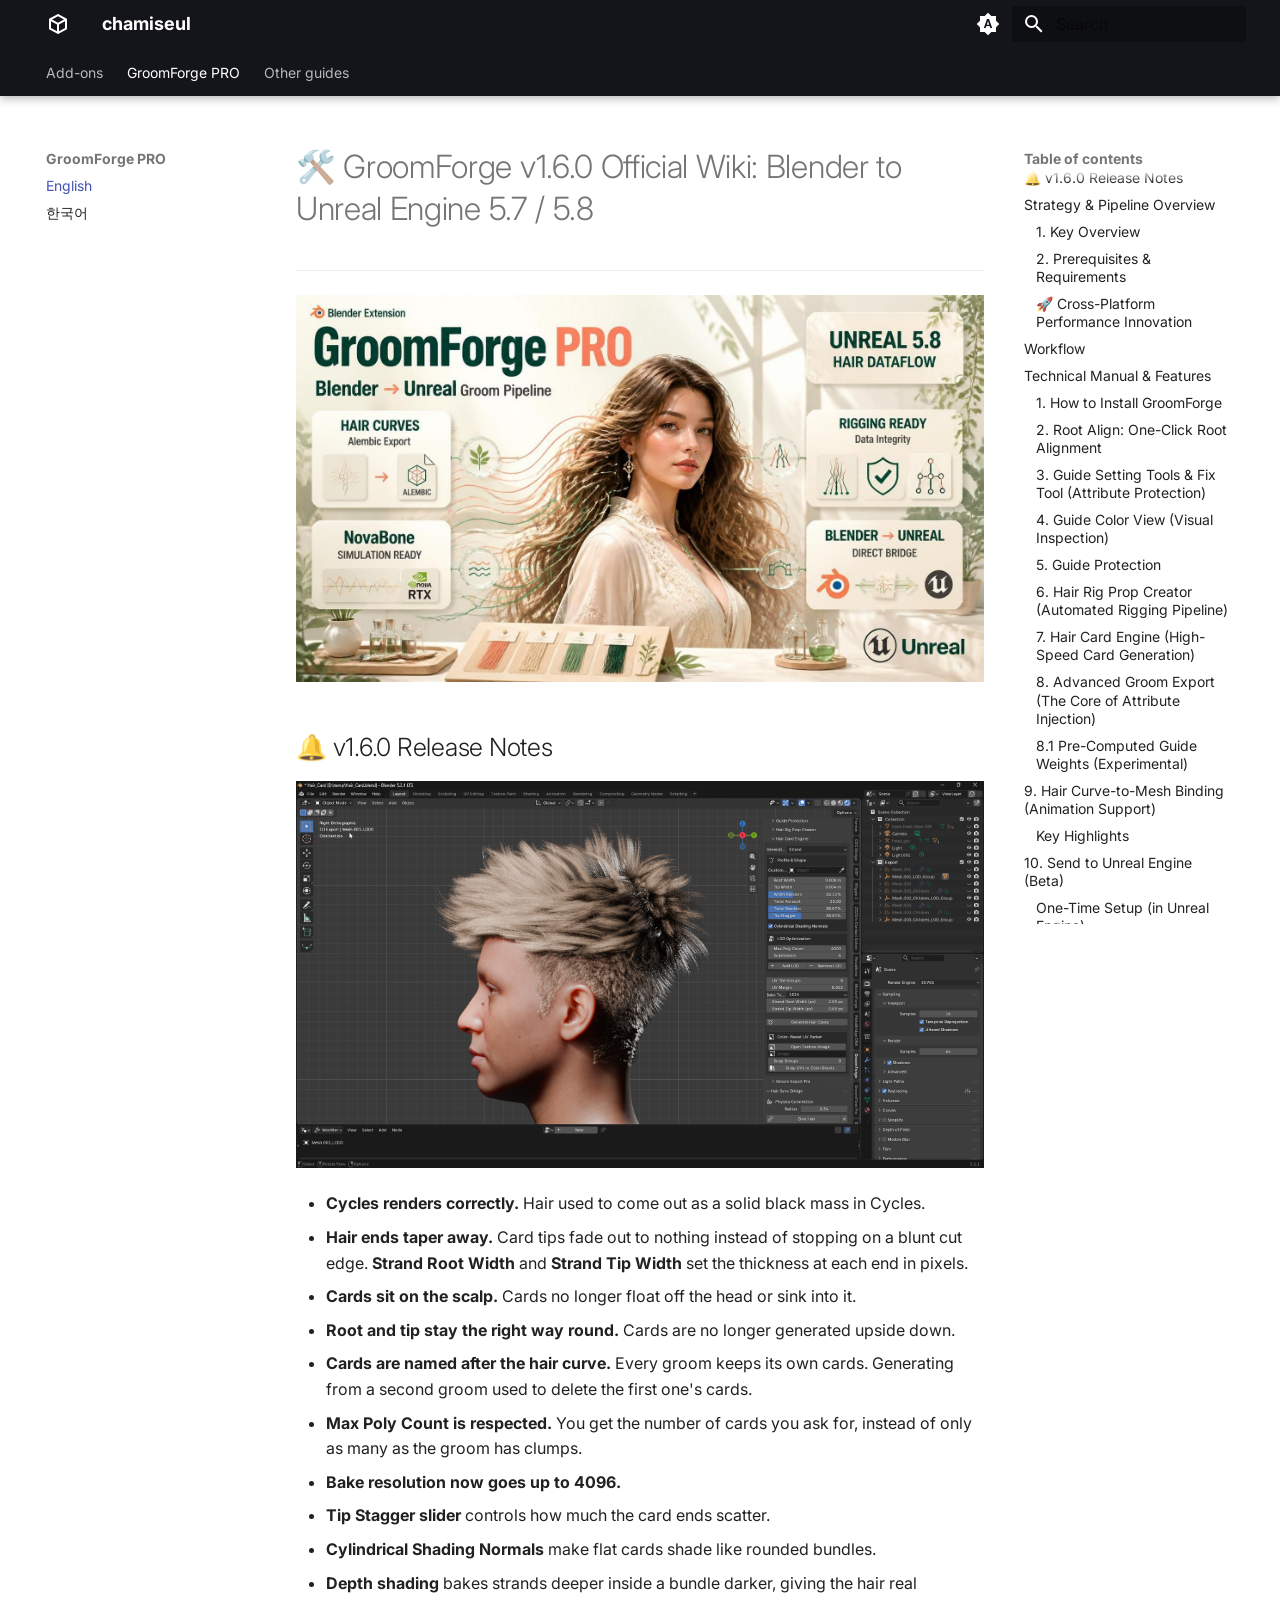
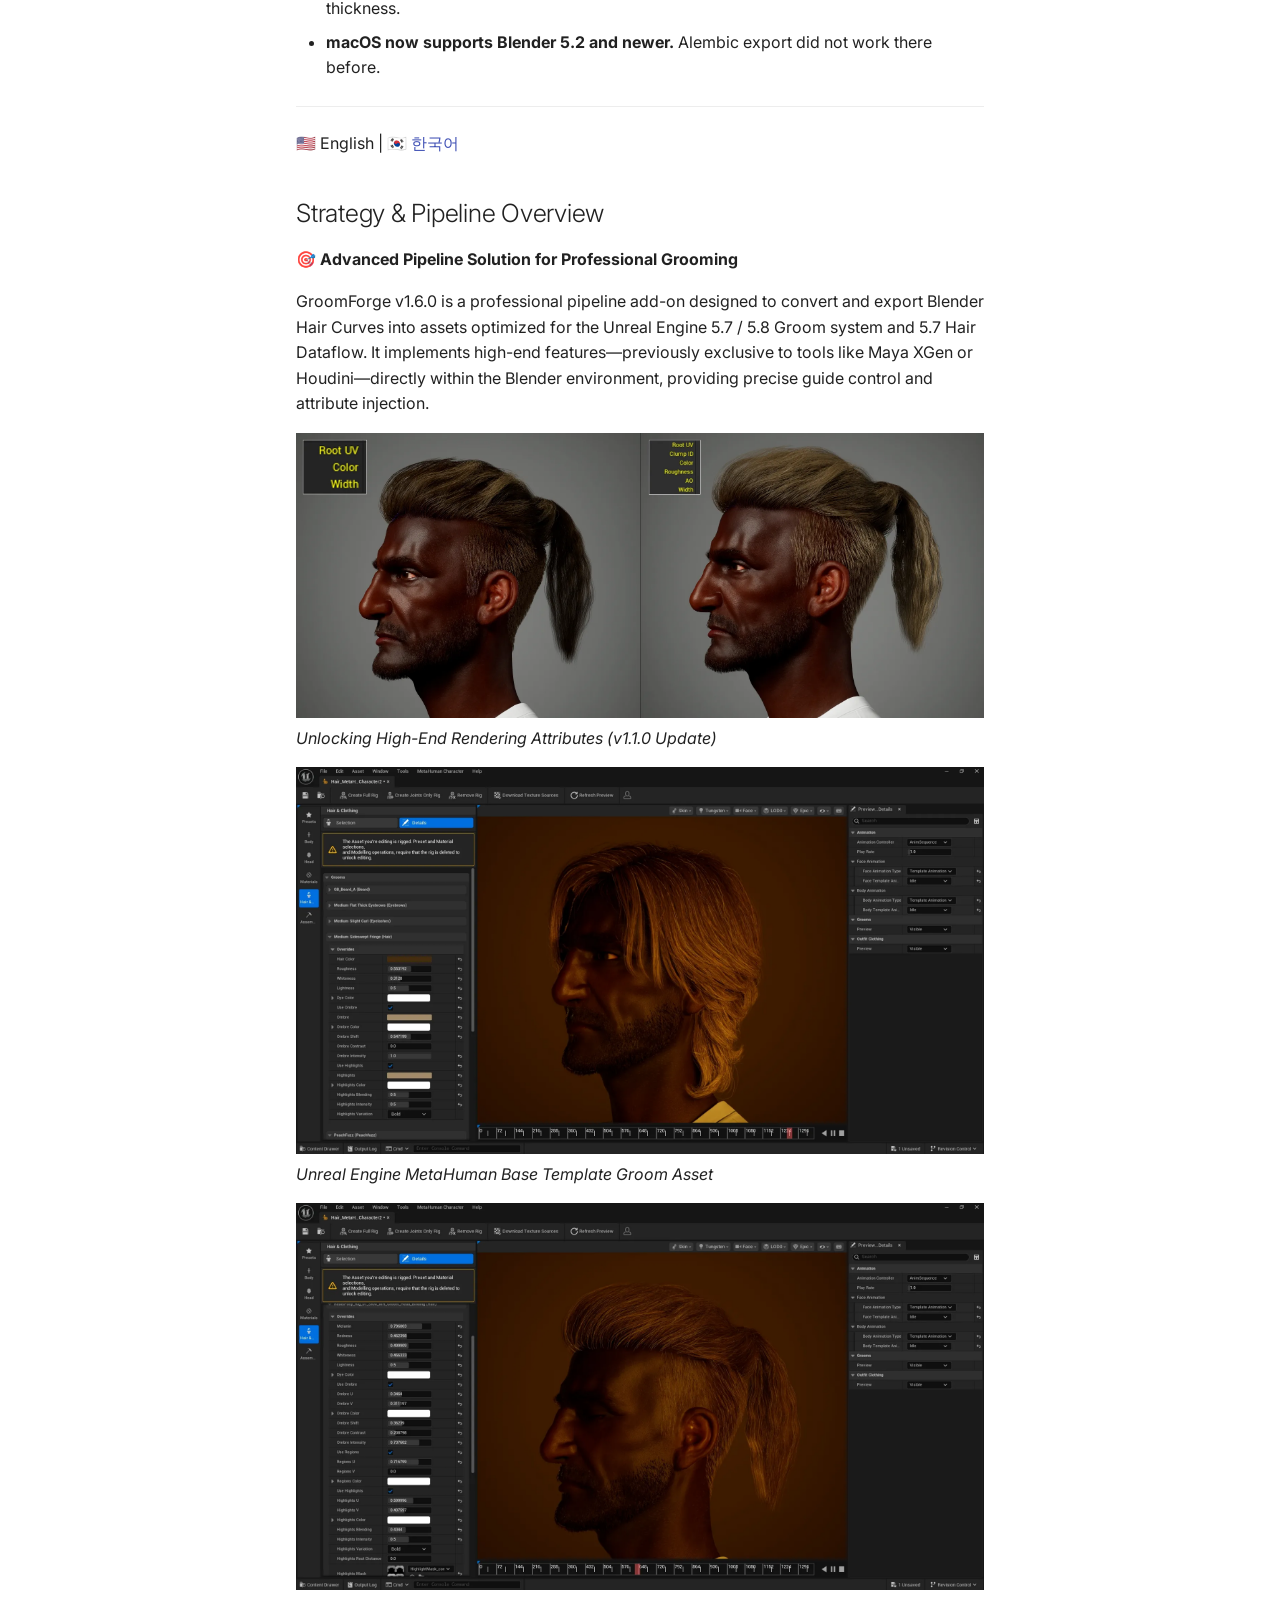
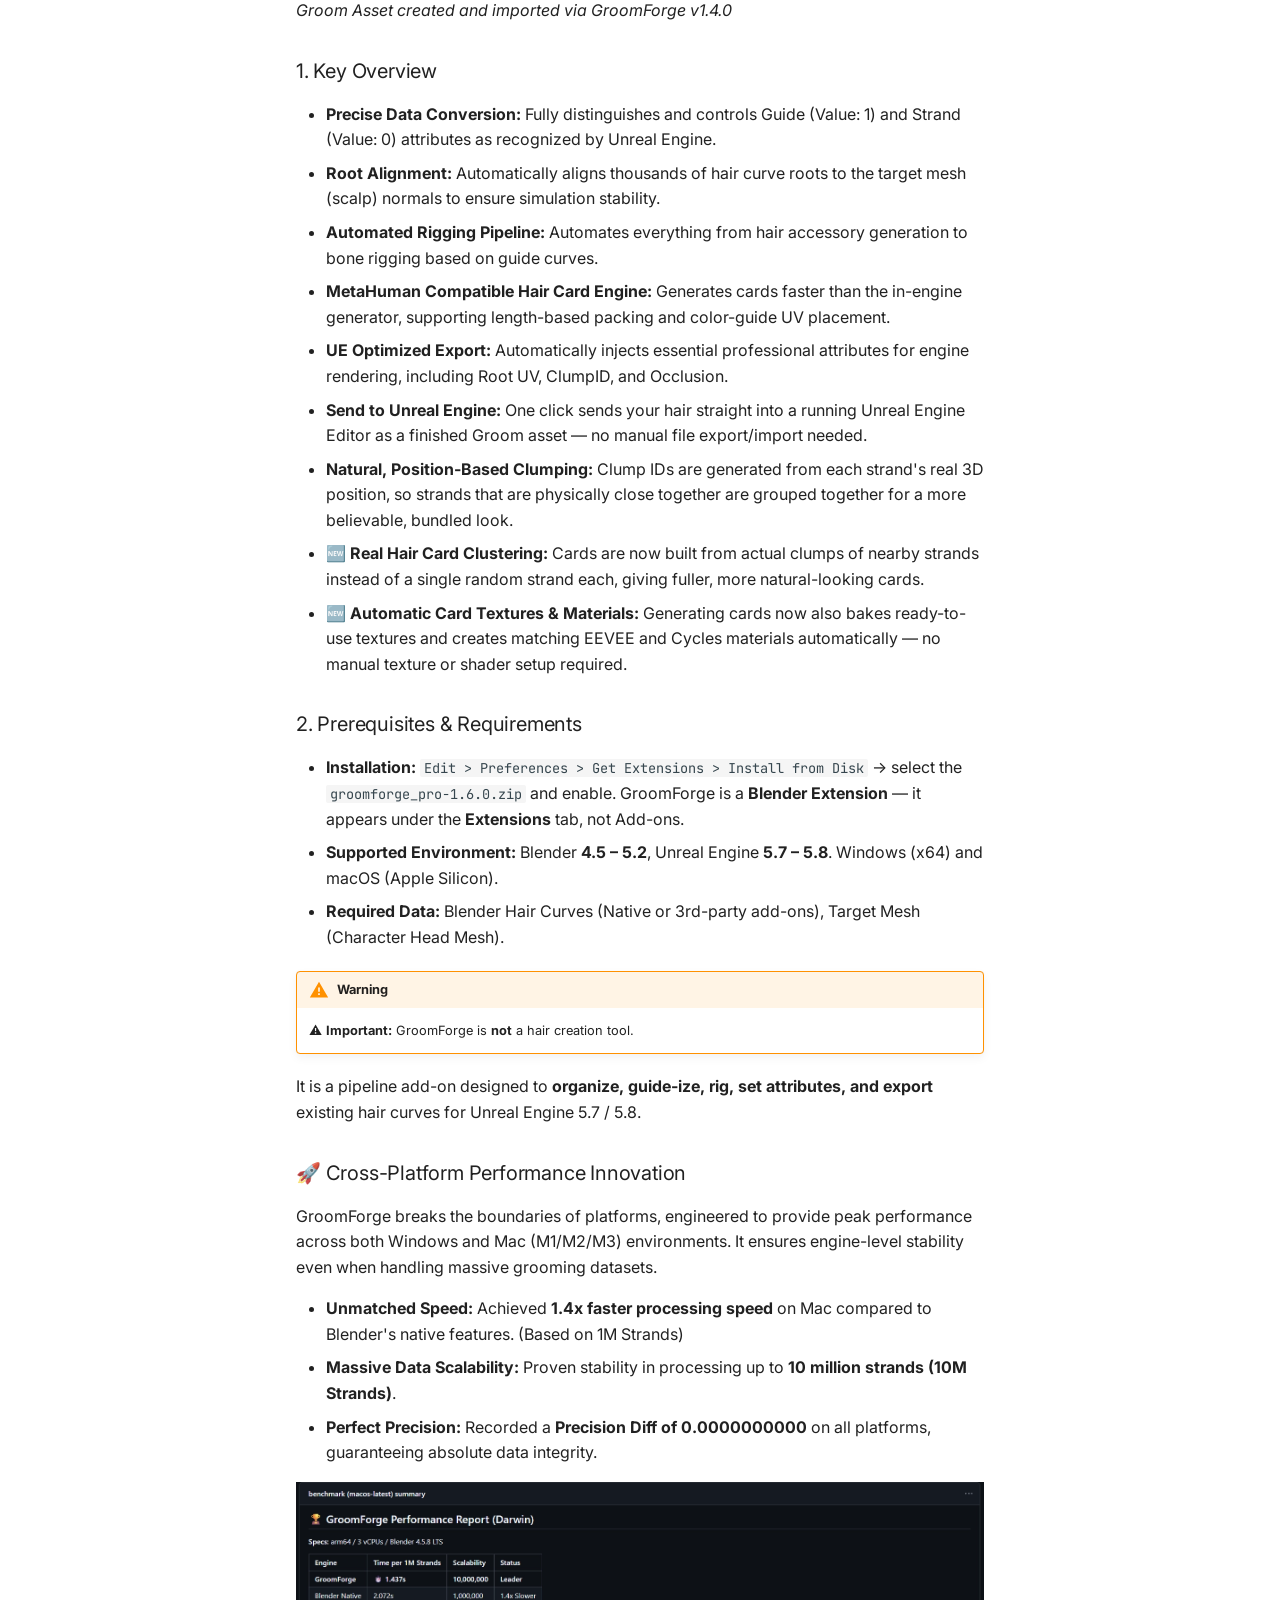
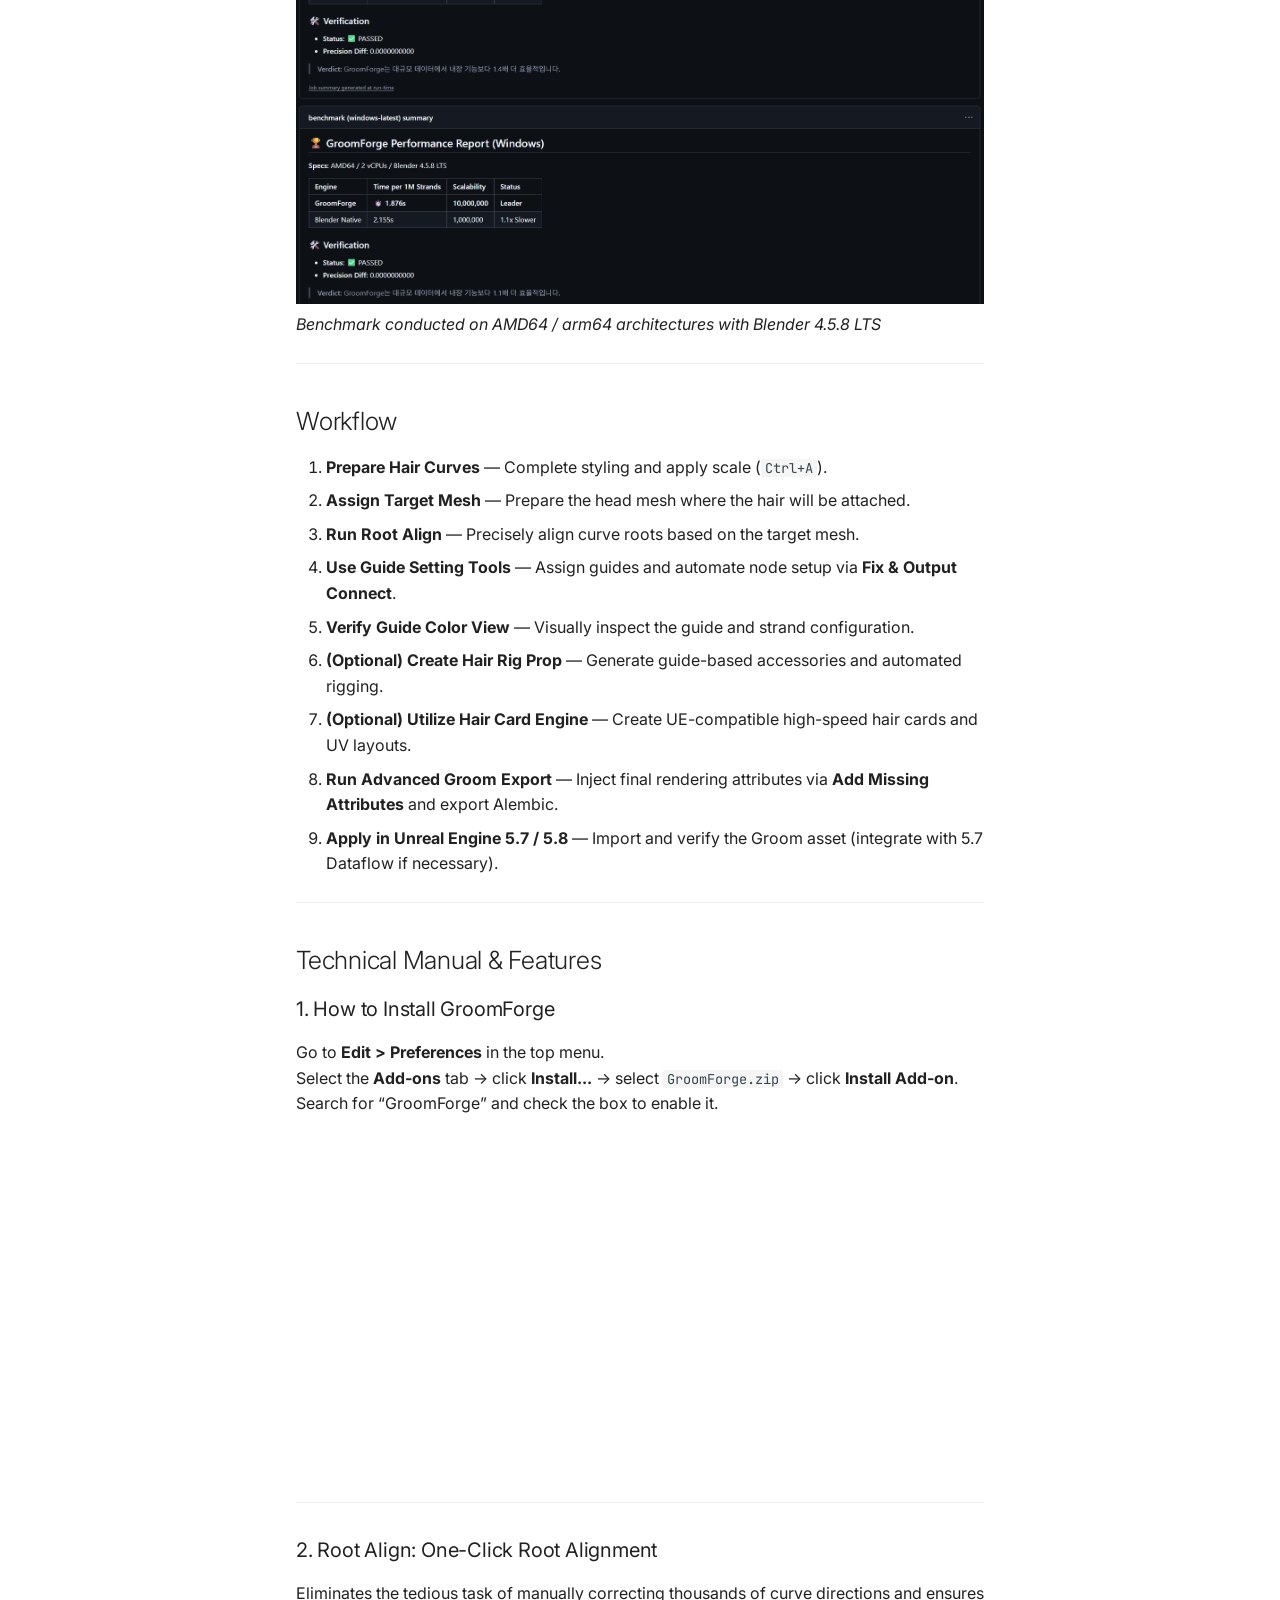
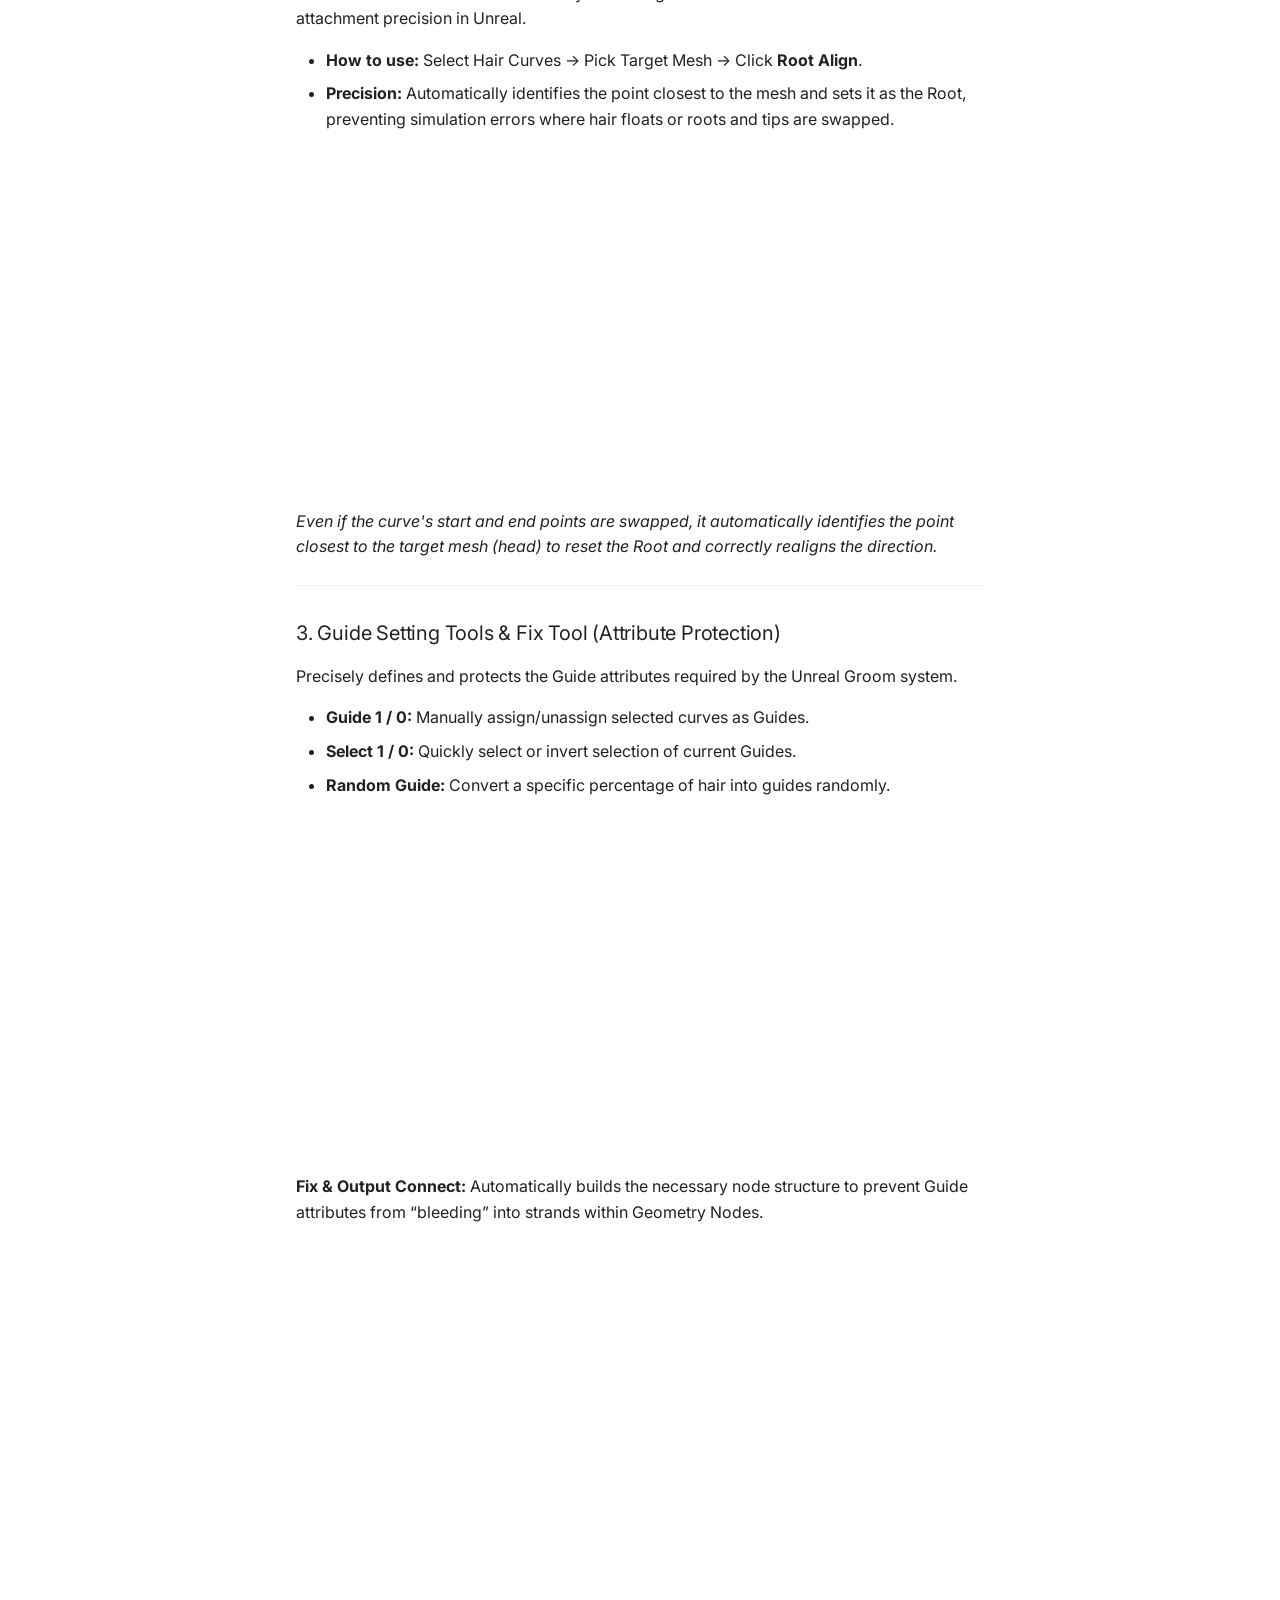
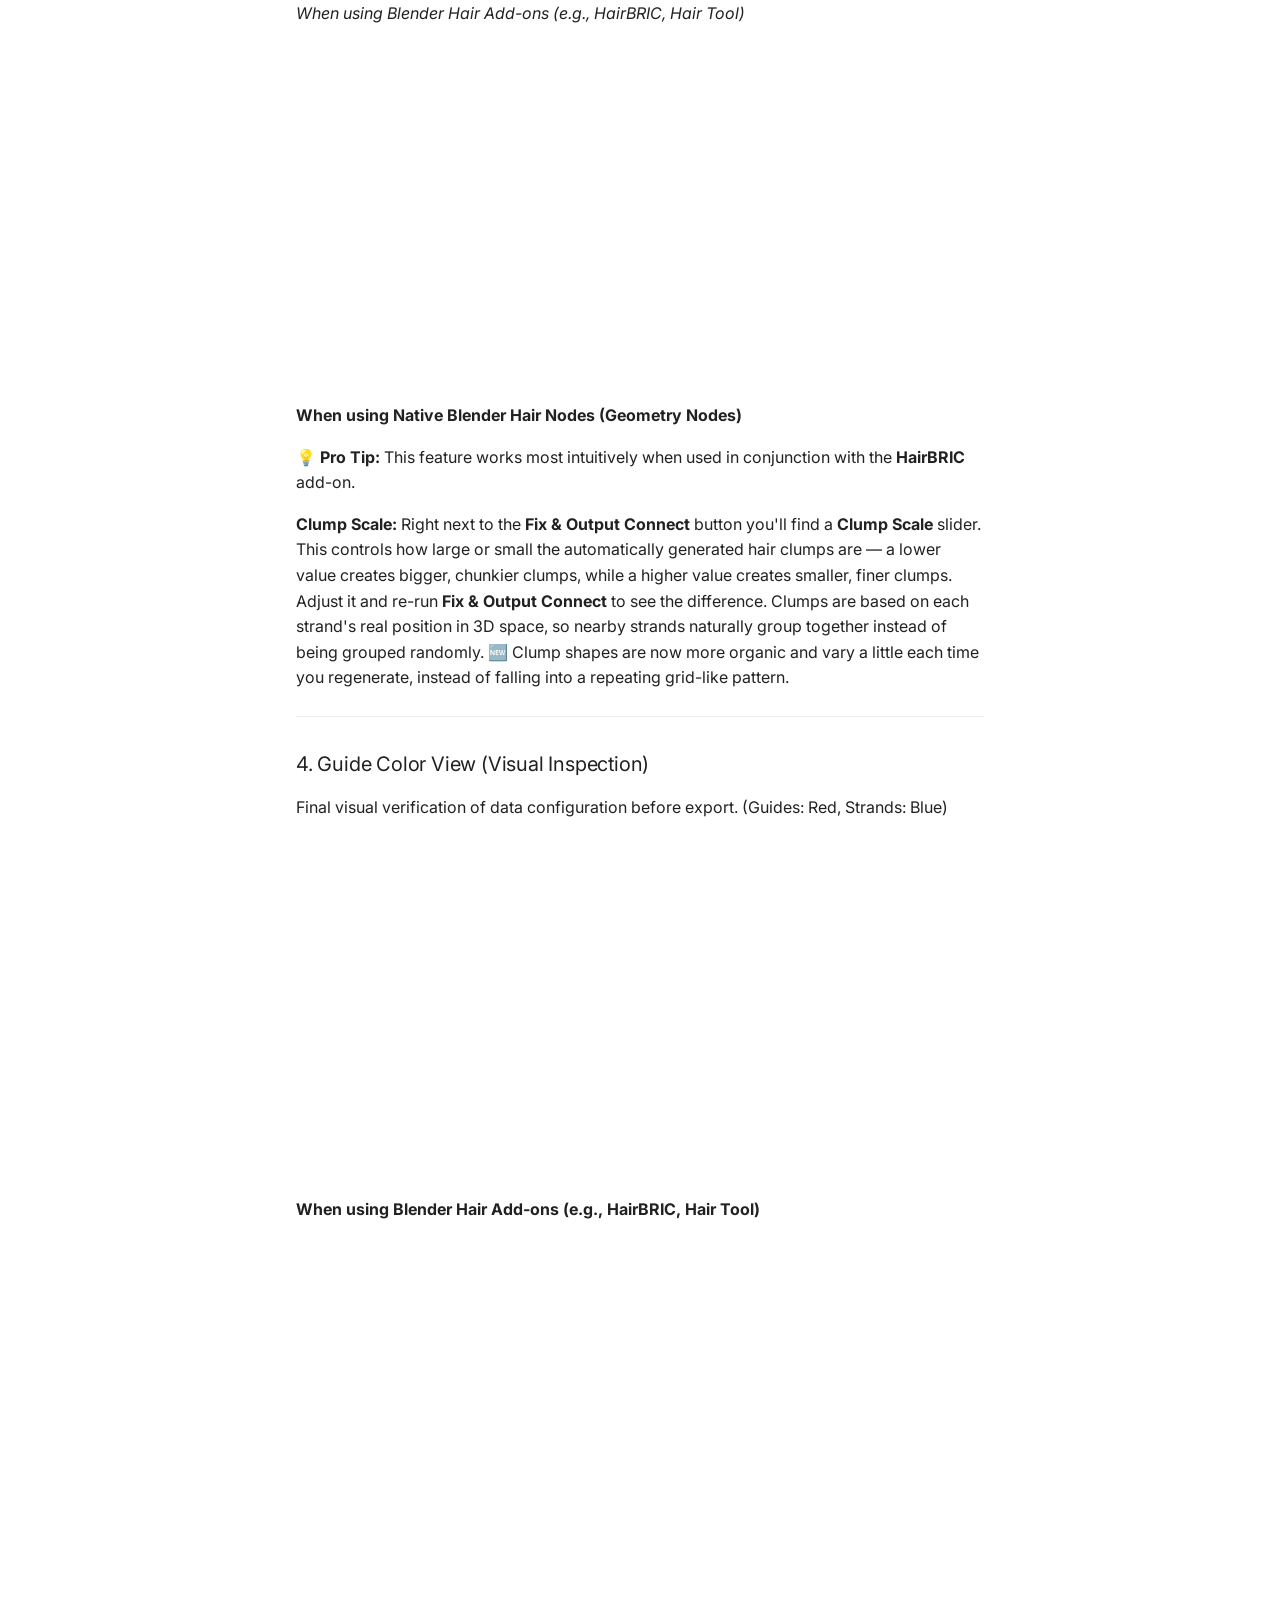
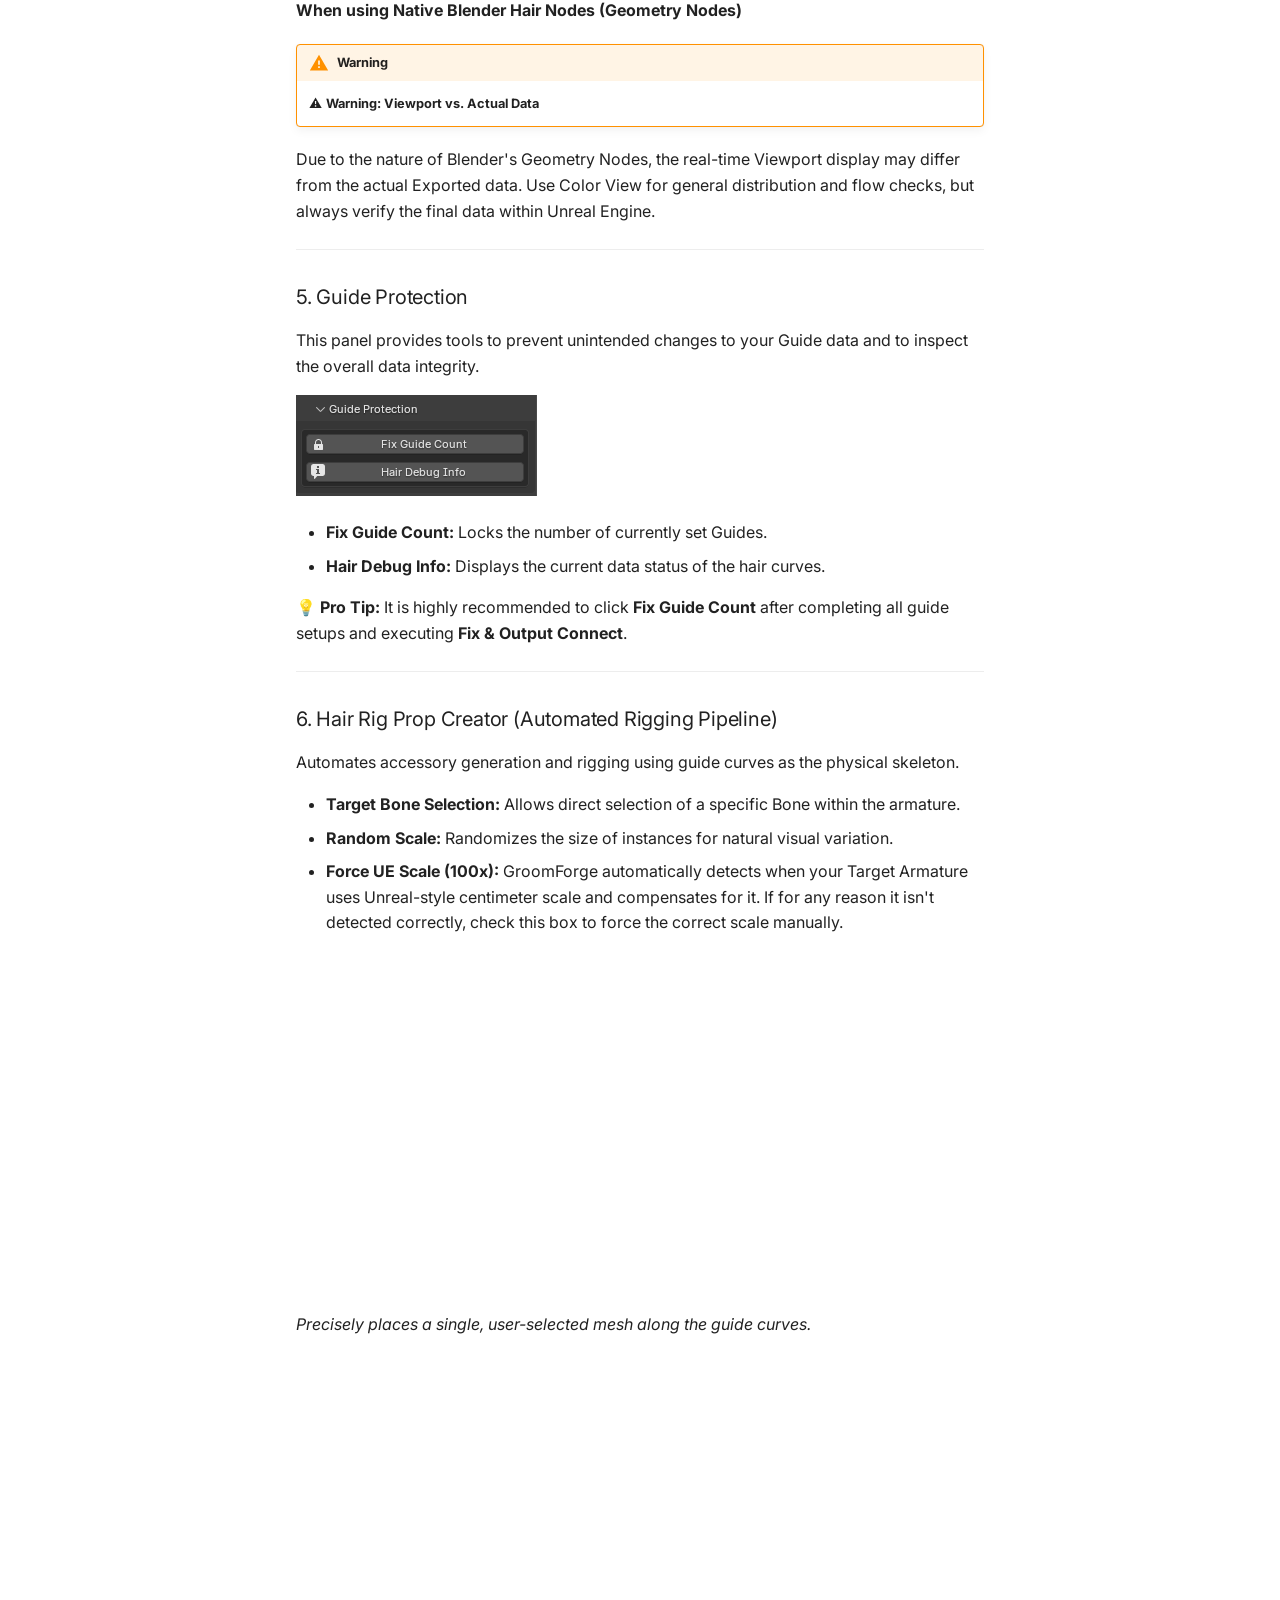
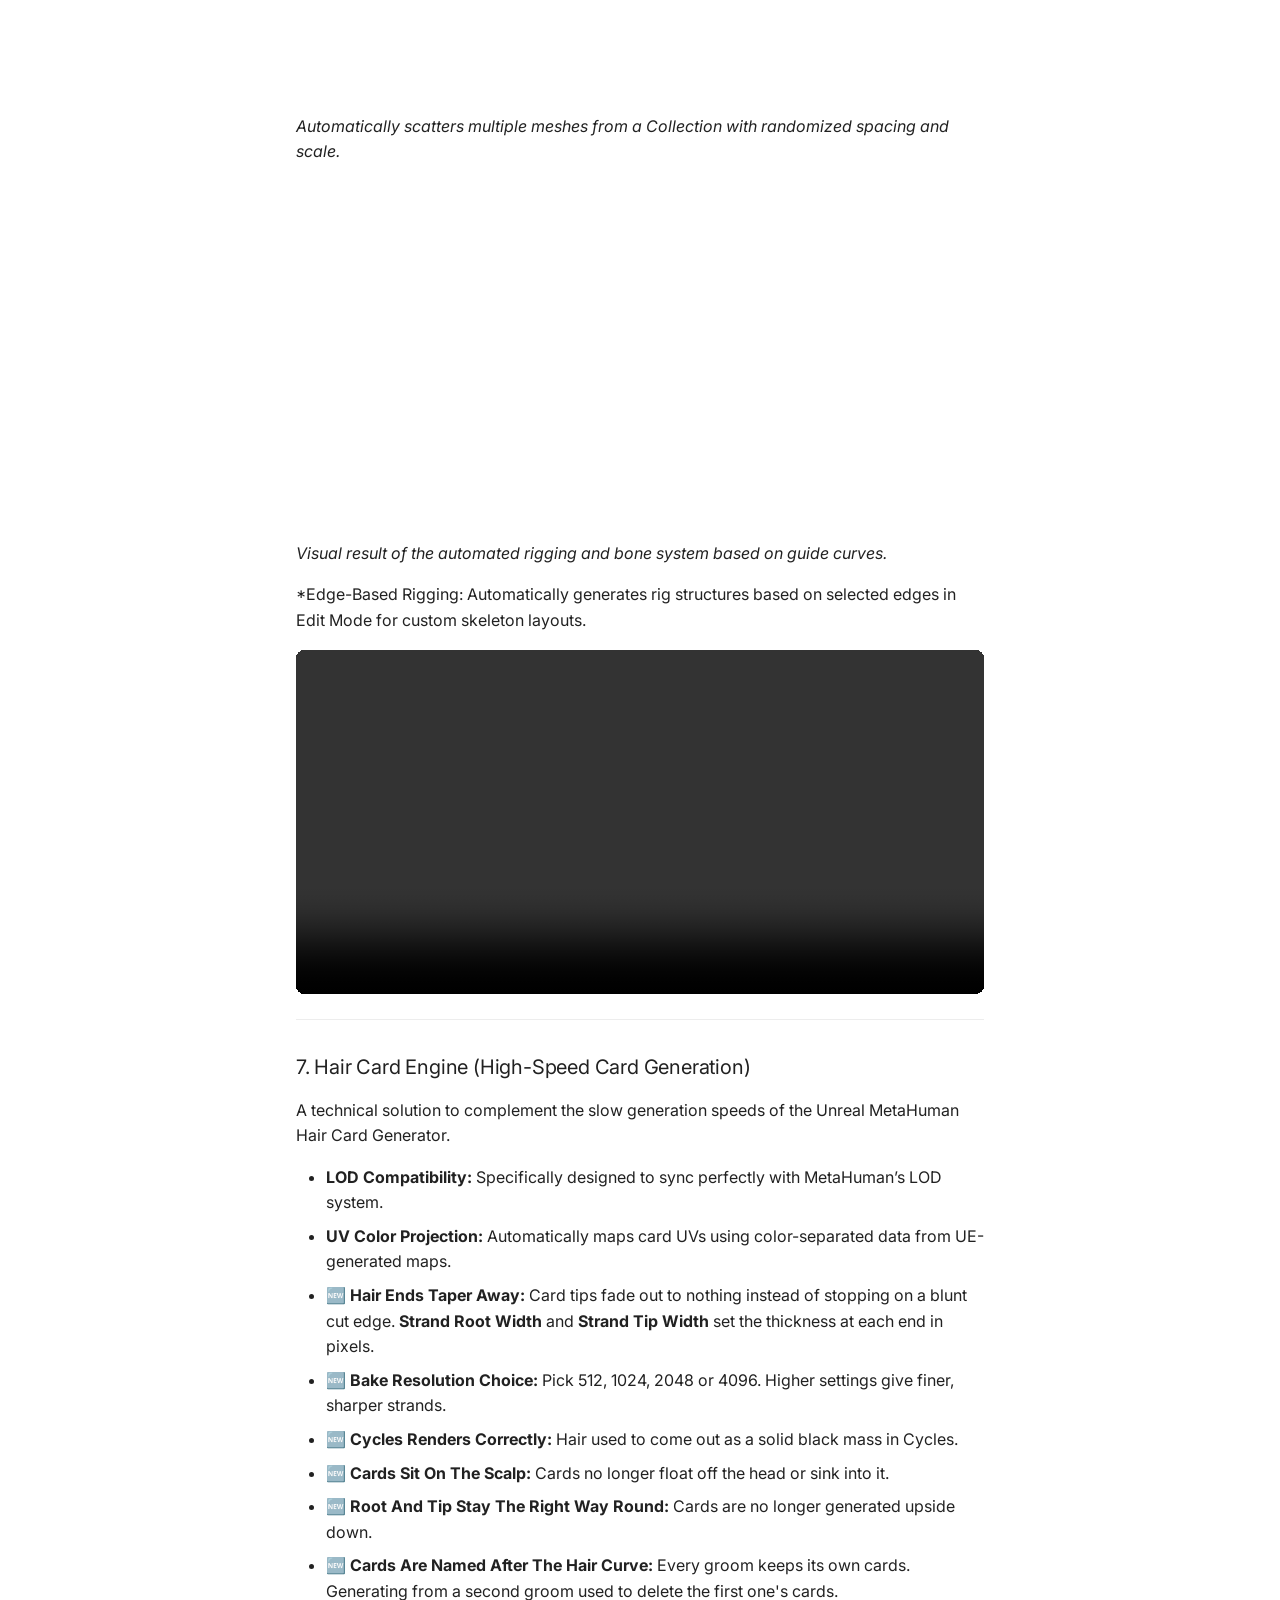
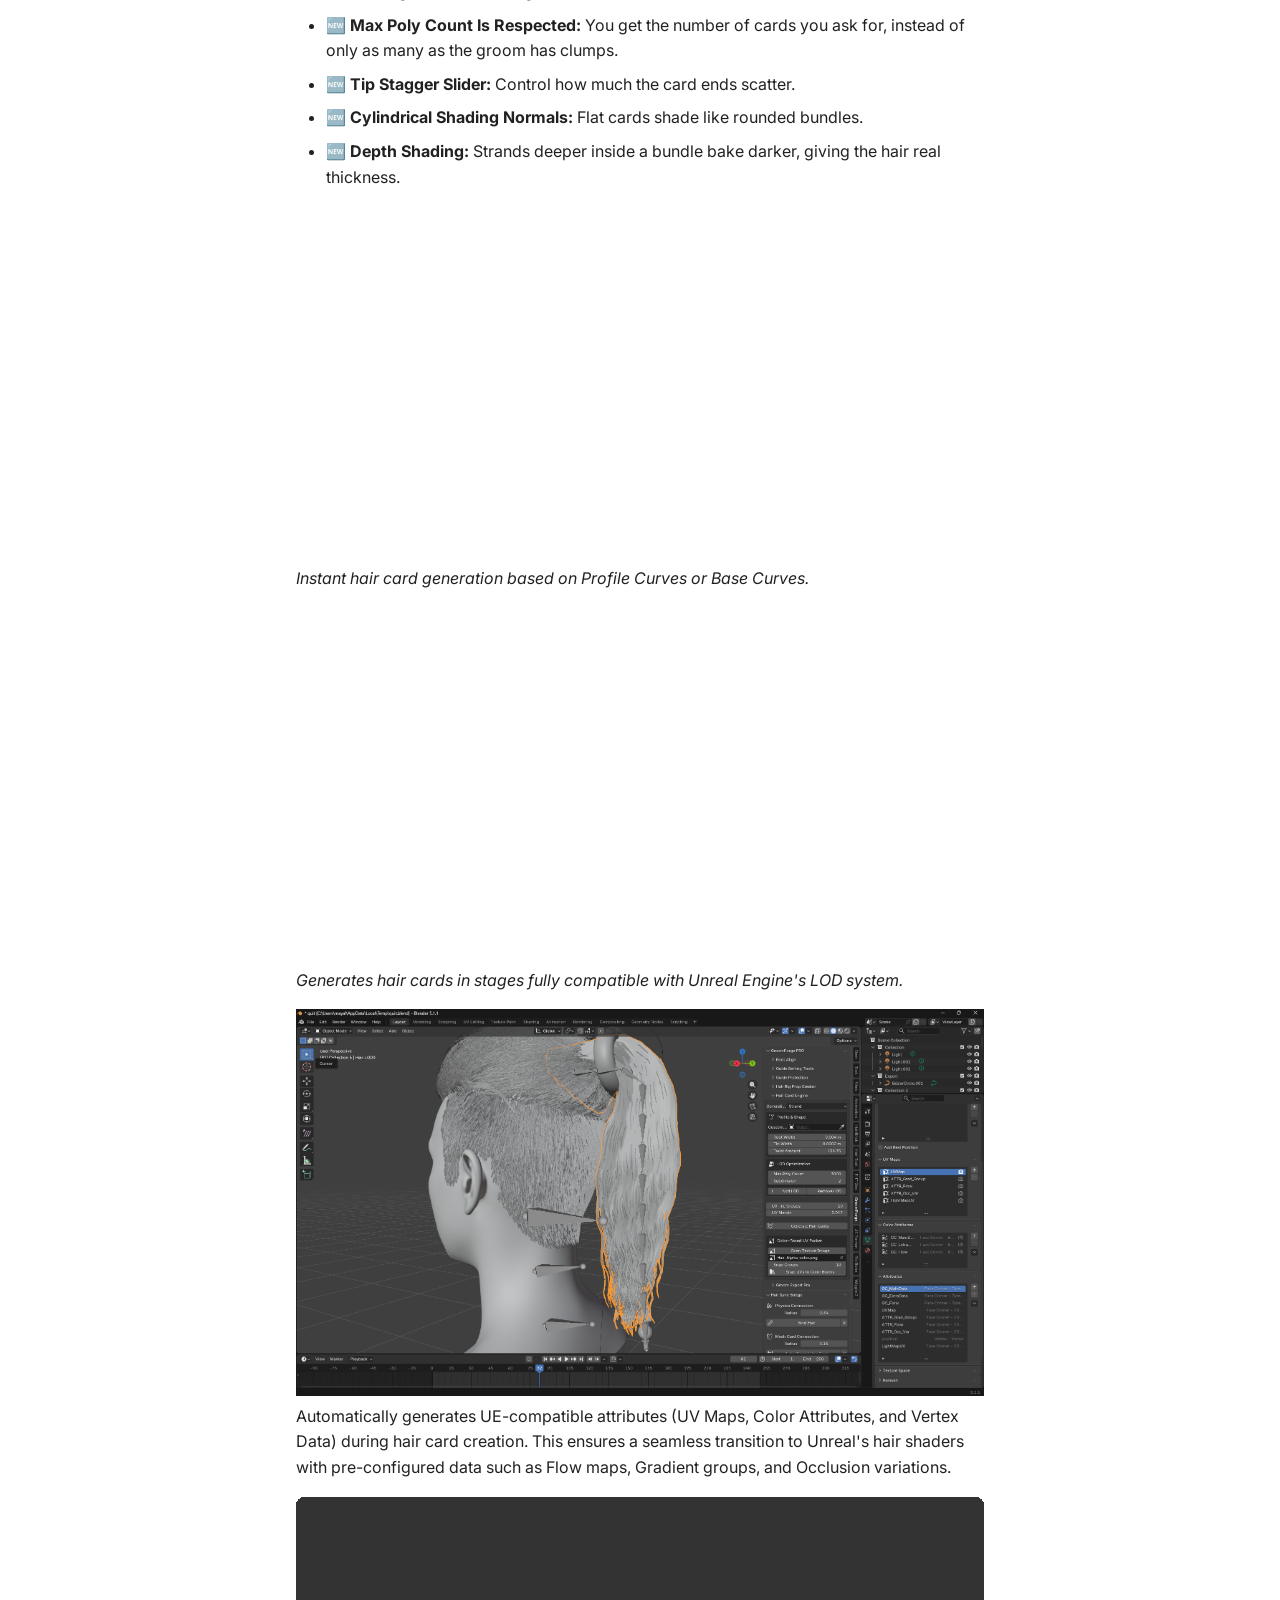
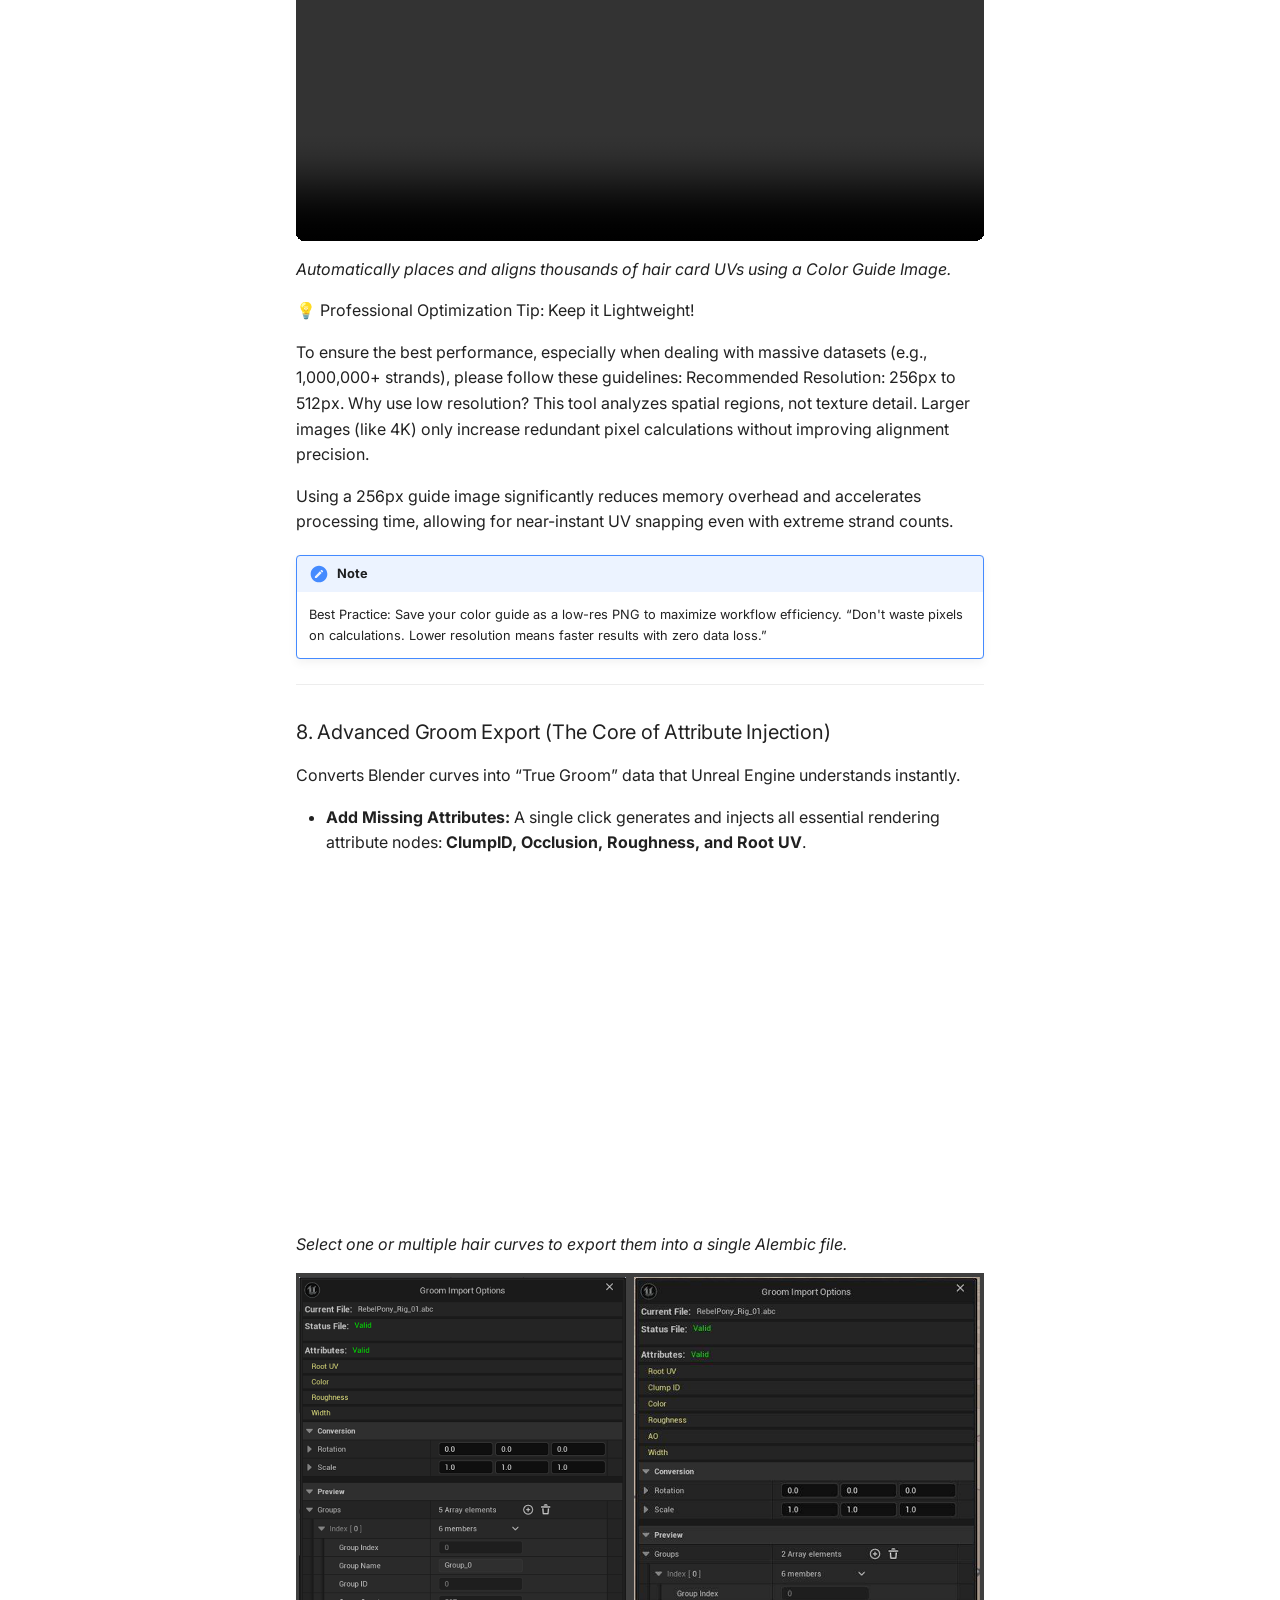
<file: guide/index.html>
<!doctype html>
<html lang="en" class="no-js">
  <head>
    
      <meta charset="utf-8">
      <meta name="viewport" content="width=device-width,initial-scale=1">
      
        <meta name="description" content="User guides for the chamiseul Blender and Unreal Engine add-ons">
      
      
        <meta name="author" content="chamiseul">
      
      
        <link rel="canonical" href="https://mayalhc.github.io/GroomForge-Wiki/guide/">
      
      
        <link rel="prev" href="..">
      
      
        <link rel="next" href="../KO_index/">
      
      
        
      
      
      <link rel="icon" href="../assets/images/favicon.png">
      <meta name="generator" content="mkdocs-1.6.1, mkdocs-material-9.7.7">
    
    
      
        <title>English - chamiseul</title>
      
    
    
      <link rel="stylesheet" href="../assets/stylesheets/main.ec1eaa64.min.css">
      
        
        <link rel="stylesheet" href="../assets/stylesheets/palette.ab4e12ef.min.css">
      
      


    
    
      
    
    
      
        
        
        <link rel="preconnect" href="https://fonts.gstatic.com" crossorigin>
        <link rel="stylesheet" href="https://fonts.googleapis.com/css?family=Inter:300,300i,400,400i,700,700i%7CJetBrains+Mono:400,400i,700,700i&display=fallback">
        <style>:root{--md-text-font:"Inter";--md-code-font:"JetBrains Mono"}</style>
      
    
    
      <link rel="stylesheet" href="../custom.css">
    
    <script>__md_scope=new URL("..",location),__md_hash=e=>[...e].reduce(((e,_)=>(e<<5)-e+_.charCodeAt(0)),0),__md_get=(e,_=localStorage,t=__md_scope)=>JSON.parse(_.getItem(t.pathname+"."+e)),__md_set=(e,_,t=localStorage,a=__md_scope)=>{try{t.setItem(a.pathname+"."+e,JSON.stringify(_))}catch(e){}}</script>
    
      
  


  
  

<script id="__analytics">function __md_analytics(){function e(){dataLayer.push(arguments)}window.dataLayer=window.dataLayer||[],e("js",new Date),e("config","G-SNSJS19D0M"),document.addEventListener("DOMContentLoaded",(function(){document.forms.search&&document.forms.search.query.addEventListener("blur",(function(){this.value&&e("event","search",{search_term:this.value})}));document$.subscribe((function(){var t=document.forms.feedback;if(void 0!==t)for(var a of t.querySelectorAll("[type=submit]"))a.addEventListener("click",(function(a){a.preventDefault();var n=document.location.pathname,d=this.getAttribute("data-md-value");e("event","feedback",{page:n,data:d}),t.firstElementChild.disabled=!0;var r=t.querySelector(".md-feedback__note [data-md-value='"+d+"']");r&&(r.hidden=!1)})),t.hidden=!1})),location$.subscribe((function(t){e("config","G-SNSJS19D0M",{page_path:t.pathname})}))}));var t=document.createElement("script");t.async=!0,t.src="https://www.googletagmanager.com/gtag/js?id=G-SNSJS19D0M",document.getElementById("__analytics").insertAdjacentElement("afterEnd",t)}</script>
  
    <script>"undefined"!=typeof __md_analytics&&__md_analytics()</script>
  

    
    
  </head>
  
  
    
    
      
    
    
    
    
    <body dir="ltr" data-md-color-scheme="default" data-md-color-primary="indigo" data-md-color-accent="indigo">
  
    
    <input class="md-toggle" data-md-toggle="drawer" type="checkbox" id="__drawer" autocomplete="off">
    <input class="md-toggle" data-md-toggle="search" type="checkbox" id="__search" autocomplete="off">
    <label class="md-overlay" for="__drawer"></label>
    <div data-md-component="skip">
      
        
        <a href="#groomforge-v160-official-wiki-blender-to-unreal-engine-57-58" class="md-skip">
          Skip to content
        </a>
      
    </div>
    <div data-md-component="announce">
      
    </div>
    
    
      

  

<header class="md-header md-header--shadow md-header--lifted" data-md-component="header">
  <nav class="md-header__inner md-grid" aria-label="Header">
    <a href=".." title="chamiseul" class="md-header__button md-logo" aria-label="chamiseul" data-md-component="logo">
      
  
  <svg xmlns="http://www.w3.org/2000/svg" viewBox="0 0 24 24"><path d="M21 16.5c0 .38-.21.71-.53.88l-7.9 4.44c-.16.12-.36.18-.57.18s-.41-.06-.57-.18l-7.9-4.44A.99.99 0 0 1 3 16.5v-9c0-.38.21-.71.53-.88l7.9-4.44c.16-.12.36-.18.57-.18s.41.06.57.18l7.9 4.44c.32.17.53.5.53.88zM12 4.15 6.04 7.5 12 10.85l5.96-3.35zM5 15.91l6 3.38v-6.71L5 9.21zm14 0v-6.7l-6 3.37v6.71z"/></svg>

    </a>
    <label class="md-header__button md-icon" for="__drawer">
      
      <svg xmlns="http://www.w3.org/2000/svg" viewBox="0 0 24 24"><path d="M3 6h18v2H3zm0 5h18v2H3zm0 5h18v2H3z"/></svg>
    </label>
    <div class="md-header__title" data-md-component="header-title">
      <div class="md-header__ellipsis">
        <div class="md-header__topic">
          <span class="md-ellipsis">
            chamiseul
          </span>
        </div>
        <div class="md-header__topic" data-md-component="header-topic">
          <span class="md-ellipsis">
            
              English
            
          </span>
        </div>
      </div>
    </div>
    
      
        <form class="md-header__option" data-md-component="palette">
  
    
    
    
    <input class="md-option" data-md-color-media="(prefers-color-scheme)" data-md-color-scheme="default" data-md-color-primary="indigo" data-md-color-accent="indigo"  aria-label="Follow system"  type="radio" name="__palette" id="__palette_0">
    
      <label class="md-header__button md-icon" title="Follow system" for="__palette_1" hidden>
        <svg xmlns="http://www.w3.org/2000/svg" viewBox="0 0 24 24"><path d="m14.3 16-.7-2h-3.2l-.7 2H7.8L11 7h2l3.2 9zM20 8.69V4h-4.69L12 .69 8.69 4H4v4.69L.69 12 4 15.31V20h4.69L12 23.31 15.31 20H20v-4.69L23.31 12zm-9.15 3.96h2.3L12 9z"/></svg>
      </label>
    
  
    
    
    
    <input class="md-option" data-md-color-media="(prefers-color-scheme: light)" data-md-color-scheme="default" data-md-color-primary="black" data-md-color-accent="amber"  aria-label="Light mode"  type="radio" name="__palette" id="__palette_1">
    
      <label class="md-header__button md-icon" title="Light mode" for="__palette_2" hidden>
        <svg xmlns="http://www.w3.org/2000/svg" viewBox="0 0 24 24"><path d="M12 8a4 4 0 0 0-4 4 4 4 0 0 0 4 4 4 4 0 0 0 4-4 4 4 0 0 0-4-4m0 10a6 6 0 0 1-6-6 6 6 0 0 1 6-6 6 6 0 0 1 6 6 6 6 0 0 1-6 6m8-9.31V4h-4.69L12 .69 8.69 4H4v4.69L.69 12 4 15.31V20h4.69L12 23.31 15.31 20H20v-4.69L23.31 12z"/></svg>
      </label>
    
  
    
    
    
    <input class="md-option" data-md-color-media="(prefers-color-scheme: dark)" data-md-color-scheme="slate" data-md-color-primary="black" data-md-color-accent="amber"  aria-label="Dark mode"  type="radio" name="__palette" id="__palette_2">
    
      <label class="md-header__button md-icon" title="Dark mode" for="__palette_0" hidden>
        <svg xmlns="http://www.w3.org/2000/svg" viewBox="0 0 24 24"><path d="M12 18c-.89 0-1.74-.2-2.5-.55C11.56 16.5 13 14.42 13 12s-1.44-4.5-3.5-5.45C10.26 6.2 11.11 6 12 6a6 6 0 0 1 6 6 6 6 0 0 1-6 6m8-9.31V4h-4.69L12 .69 8.69 4H4v4.69L.69 12 4 15.31V20h4.69L12 23.31 15.31 20H20v-4.69L23.31 12z"/></svg>
      </label>
    
  
</form>
      
    
    
      <script>var palette=__md_get("__palette");if(palette&&palette.color){if("(prefers-color-scheme)"===palette.color.media){var media=matchMedia("(prefers-color-scheme: light)"),input=document.querySelector(media.matches?"[data-md-color-media='(prefers-color-scheme: light)']":"[data-md-color-media='(prefers-color-scheme: dark)']");palette.color.media=input.getAttribute("data-md-color-media"),palette.color.scheme=input.getAttribute("data-md-color-scheme"),palette.color.primary=input.getAttribute("data-md-color-primary"),palette.color.accent=input.getAttribute("data-md-color-accent")}for(var[key,value]of Object.entries(palette.color))document.body.setAttribute("data-md-color-"+key,value)}</script>
    
    
    
      
      
        <label class="md-header__button md-icon" for="__search">
          
          <svg xmlns="http://www.w3.org/2000/svg" viewBox="0 0 24 24"><path d="M9.5 3A6.5 6.5 0 0 1 16 9.5c0 1.61-.59 3.09-1.56 4.23l.27.27h.79l5 5-1.5 1.5-5-5v-.79l-.27-.27A6.52 6.52 0 0 1 9.5 16 6.5 6.5 0 0 1 3 9.5 6.5 6.5 0 0 1 9.5 3m0 2C7 5 5 7 5 9.5S7 14 9.5 14 14 12 14 9.5 12 5 9.5 5"/></svg>
        </label>
        <div class="md-search" data-md-component="search" role="dialog">
  <label class="md-search__overlay" for="__search"></label>
  <div class="md-search__inner" role="search">
    <form class="md-search__form" name="search">
      <input type="text" class="md-search__input" name="query" aria-label="Search" placeholder="Search" autocapitalize="off" autocorrect="off" autocomplete="off" spellcheck="false" data-md-component="search-query" required>
      <label class="md-search__icon md-icon" for="__search">
        
        <svg xmlns="http://www.w3.org/2000/svg" viewBox="0 0 24 24"><path d="M9.5 3A6.5 6.5 0 0 1 16 9.5c0 1.61-.59 3.09-1.56 4.23l.27.27h.79l5 5-1.5 1.5-5-5v-.79l-.27-.27A6.52 6.52 0 0 1 9.5 16 6.5 6.5 0 0 1 3 9.5 6.5 6.5 0 0 1 9.5 3m0 2C7 5 5 7 5 9.5S7 14 9.5 14 14 12 14 9.5 12 5 9.5 5"/></svg>
        
        <svg xmlns="http://www.w3.org/2000/svg" viewBox="0 0 24 24"><path d="M20 11v2H8l5.5 5.5-1.42 1.42L4.16 12l7.92-7.92L13.5 5.5 8 11z"/></svg>
      </label>
      <nav class="md-search__options" aria-label="Search">
        
        <button type="reset" class="md-search__icon md-icon" title="Clear" aria-label="Clear" tabindex="-1">
          
          <svg xmlns="http://www.w3.org/2000/svg" viewBox="0 0 24 24"><path d="M19 6.41 17.59 5 12 10.59 6.41 5 5 6.41 10.59 12 5 17.59 6.41 19 12 13.41 17.59 19 19 17.59 13.41 12z"/></svg>
        </button>
      </nav>
      
        <div class="md-search__suggest" data-md-component="search-suggest"></div>
      
    </form>
    <div class="md-search__output">
      <div class="md-search__scrollwrap" tabindex="0" data-md-scrollfix>
        <div class="md-search-result" data-md-component="search-result">
          <div class="md-search-result__meta">
            Initializing search
          </div>
          <ol class="md-search-result__list" role="presentation"></ol>
        </div>
      </div>
    </div>
  </div>
</div>
      
    
    
  </nav>
  
    
      
<nav class="md-tabs" aria-label="Tabs" data-md-component="tabs">
  <div class="md-grid">
    <ul class="md-tabs__list">
      
        
  
  
  
  
    <li class="md-tabs__item">
      <a href=".." class="md-tabs__link">
        
  
  
    
  
  Add-ons

      </a>
    </li>
  

      
        
  
  
  
    
  
  
    
    
      <li class="md-tabs__item md-tabs__item--active">
        <a href="./" class="md-tabs__link">
          
  
  
  GroomForge PRO

        </a>
      </li>
    
  

      
        
  
  
  
  
    <li class="md-tabs__item">
      <a href="../guides/" class="md-tabs__link">
        
  
  
    
  
  Other guides

      </a>
    </li>
  

      
    </ul>
  </div>
</nav>
    
  
</header>
    
    <div class="md-container" data-md-component="container">
      
      
        
      
      <main class="md-main" data-md-component="main">
        <div class="md-main__inner md-grid">
          
            
              
              <div class="md-sidebar md-sidebar--primary" data-md-component="sidebar" data-md-type="navigation" >
                <div class="md-sidebar__scrollwrap">
                  <div class="md-sidebar__inner">
                    


  


<nav class="md-nav md-nav--primary md-nav--lifted" aria-label="Navigation" data-md-level="0">
  <label class="md-nav__title" for="__drawer">
    <a href=".." title="chamiseul" class="md-nav__button md-logo" aria-label="chamiseul" data-md-component="logo">
      
  
  <svg xmlns="http://www.w3.org/2000/svg" viewBox="0 0 24 24"><path d="M21 16.5c0 .38-.21.71-.53.88l-7.9 4.44c-.16.12-.36.18-.57.18s-.41-.06-.57-.18l-7.9-4.44A.99.99 0 0 1 3 16.5v-9c0-.38.21-.71.53-.88l7.9-4.44c.16-.12.36-.18.57-.18s.41.06.57.18l7.9 4.44c.32.17.53.5.53.88zM12 4.15 6.04 7.5 12 10.85l5.96-3.35zM5 15.91l6 3.38v-6.71L5 9.21zm14 0v-6.7l-6 3.37v6.71z"/></svg>

    </a>
    chamiseul
  </label>
  
  <ul class="md-nav__list" data-md-scrollfix>
    
      
      
  
  
  
  
    <li class="md-nav__item">
      <a href=".." class="md-nav__link">
        
  
  
  <span class="md-ellipsis">
    
  
    Add-ons
  

    
  </span>
  
  

      </a>
    </li>
  

    
      
      
  
  
    
  
  
  
    
    
    
    
      
        
        
      
      
        
      
    
    
    <li class="md-nav__item md-nav__item--active md-nav__item--section md-nav__item--nested">
      
        
        
        <input class="md-nav__toggle md-toggle " type="checkbox" id="__nav_2" checked>
        
          
          <label class="md-nav__link" for="__nav_2" id="__nav_2_label" tabindex="">
            
  
  
  <span class="md-ellipsis">
    
  
    GroomForge PRO
  

    
  </span>
  
  

            <span class="md-nav__icon md-icon"></span>
          </label>
        
        <nav class="md-nav" data-md-level="1" aria-labelledby="__nav_2_label" aria-expanded="true">
          <label class="md-nav__title" for="__nav_2">
            <span class="md-nav__icon md-icon"></span>
            
  
    GroomForge PRO
  

          </label>
          <ul class="md-nav__list" data-md-scrollfix>
            
              
                
  
  
    
  
  
  
    <li class="md-nav__item md-nav__item--active">
      
      <input class="md-nav__toggle md-toggle" type="checkbox" id="__toc">
      
      
        
      
      
        <label class="md-nav__link md-nav__link--active" for="__toc">
          
  
  
  <span class="md-ellipsis">
    
  
    English
  

    
  </span>
  
  

          <span class="md-nav__icon md-icon"></span>
        </label>
      
      <a href="./" class="md-nav__link md-nav__link--active">
        
  
  
  <span class="md-ellipsis">
    
  
    English
  

    
  </span>
  
  

      </a>
      
        

<nav class="md-nav md-nav--secondary" aria-label="Table of contents">
  
  
  
    
  
  
    <label class="md-nav__title" for="__toc">
      <span class="md-nav__icon md-icon"></span>
      Table of contents
    </label>
    <ul class="md-nav__list" data-md-component="toc" data-md-scrollfix>
      
        <li class="md-nav__item">
  <a href="#v160-release-notes" class="md-nav__link">
    <span class="md-ellipsis">
      
        🔔 v1.6.0 Release Notes
      
    </span>
  </a>
  
</li>
      
        <li class="md-nav__item">
  <a href="#strategy-pipeline-overview" class="md-nav__link">
    <span class="md-ellipsis">
      
        Strategy &amp; Pipeline Overview
      
    </span>
  </a>
  
    <nav class="md-nav" aria-label="Strategy &amp; Pipeline Overview">
      <ul class="md-nav__list">
        
          <li class="md-nav__item">
  <a href="#1-key-overview" class="md-nav__link">
    <span class="md-ellipsis">
      
        1. Key Overview
      
    </span>
  </a>
  
</li>
        
          <li class="md-nav__item">
  <a href="#2-prerequisites-requirements" class="md-nav__link">
    <span class="md-ellipsis">
      
        2. Prerequisites &amp; Requirements
      
    </span>
  </a>
  
</li>
        
          <li class="md-nav__item">
  <a href="#cross-platform-performance-innovation" class="md-nav__link">
    <span class="md-ellipsis">
      
        🚀 Cross-Platform Performance Innovation
      
    </span>
  </a>
  
</li>
        
      </ul>
    </nav>
  
</li>
      
        <li class="md-nav__item">
  <a href="#workflow" class="md-nav__link">
    <span class="md-ellipsis">
      
        Workflow
      
    </span>
  </a>
  
</li>
      
        <li class="md-nav__item">
  <a href="#technical-manual-features" class="md-nav__link">
    <span class="md-ellipsis">
      
        Technical Manual &amp; Features
      
    </span>
  </a>
  
    <nav class="md-nav" aria-label="Technical Manual &amp; Features">
      <ul class="md-nav__list">
        
          <li class="md-nav__item">
  <a href="#1-how-to-install-groomforge" class="md-nav__link">
    <span class="md-ellipsis">
      
        1. How to Install GroomForge
      
    </span>
  </a>
  
</li>
        
          <li class="md-nav__item">
  <a href="#2-root-align-one-click-root-alignment" class="md-nav__link">
    <span class="md-ellipsis">
      
        2. Root Align: One-Click Root Alignment
      
    </span>
  </a>
  
</li>
        
          <li class="md-nav__item">
  <a href="#3-guide-setting-tools-fix-tool-attribute-protection" class="md-nav__link">
    <span class="md-ellipsis">
      
        3. Guide Setting Tools &amp; Fix Tool (Attribute Protection)
      
    </span>
  </a>
  
</li>
        
          <li class="md-nav__item">
  <a href="#4-guide-color-view-visual-inspection" class="md-nav__link">
    <span class="md-ellipsis">
      
        4. Guide Color View (Visual Inspection)
      
    </span>
  </a>
  
</li>
        
          <li class="md-nav__item">
  <a href="#5-guide-protection" class="md-nav__link">
    <span class="md-ellipsis">
      
        5. Guide Protection
      
    </span>
  </a>
  
</li>
        
          <li class="md-nav__item">
  <a href="#6-hair-rig-prop-creator-automated-rigging-pipeline" class="md-nav__link">
    <span class="md-ellipsis">
      
        6. Hair Rig Prop Creator (Automated Rigging Pipeline)
      
    </span>
  </a>
  
</li>
        
          <li class="md-nav__item">
  <a href="#7-hair-card-engine-high-speed-card-generation" class="md-nav__link">
    <span class="md-ellipsis">
      
        7. Hair Card Engine (High-Speed Card Generation)
      
    </span>
  </a>
  
</li>
        
          <li class="md-nav__item">
  <a href="#8-advanced-groom-export-the-core-of-attribute-injection" class="md-nav__link">
    <span class="md-ellipsis">
      
        8. Advanced Groom Export (The Core of Attribute Injection)
      
    </span>
  </a>
  
</li>
        
          <li class="md-nav__item">
  <a href="#81-pre-computed-guide-weights-experimental" class="md-nav__link">
    <span class="md-ellipsis">
      
        8.1 Pre-Computed Guide Weights (Experimental)
      
    </span>
  </a>
  
</li>
        
      </ul>
    </nav>
  
</li>
      
        <li class="md-nav__item">
  <a href="#9-hair-curve-to-mesh-binding-animation-support" class="md-nav__link">
    <span class="md-ellipsis">
      
        9. Hair Curve-to-Mesh Binding (Animation Support)
      
    </span>
  </a>
  
    <nav class="md-nav" aria-label="9. Hair Curve-to-Mesh Binding (Animation Support)">
      <ul class="md-nav__list">
        
          <li class="md-nav__item">
  <a href="#key-highlights" class="md-nav__link">
    <span class="md-ellipsis">
      
        Key Highlights
      
    </span>
  </a>
  
</li>
        
      </ul>
    </nav>
  
</li>
      
        <li class="md-nav__item">
  <a href="#10-send-to-unreal-engine-beta" class="md-nav__link">
    <span class="md-ellipsis">
      
        10. Send to Unreal Engine (Beta)
      
    </span>
  </a>
  
    <nav class="md-nav" aria-label="10. Send to Unreal Engine (Beta)">
      <ul class="md-nav__list">
        
          <li class="md-nav__item">
  <a href="#one-time-setup-in-unreal-engine" class="md-nav__link">
    <span class="md-ellipsis">
      
        One-Time Setup (in Unreal Engine)
      
    </span>
  </a>
  
</li>
        
          <li class="md-nav__item">
  <a href="#how-to-use" class="md-nav__link">
    <span class="md-ellipsis">
      
        How to Use
      
    </span>
  </a>
  
</li>
        
      </ul>
    </nav>
  
</li>
      
        <li class="md-nav__item">
  <a href="#troubleshooting-faq" class="md-nav__link">
    <span class="md-ellipsis">
      
        Troubleshooting (FAQ)
      
    </span>
  </a>
  
</li>
      
        <li class="md-nav__item">
  <a href="#recommended-workflow-summary" class="md-nav__link">
    <span class="md-ellipsis">
      
        Recommended Workflow Summary
      
    </span>
  </a>
  
</li>
      
        <li class="md-nav__item">
  <a href="#final-export-checklist" class="md-nav__link">
    <span class="md-ellipsis">
      
        Final Export Checklist
      
    </span>
  </a>
  
</li>
      
        <li class="md-nav__item">
  <a href="#summary" class="md-nav__link">
    <span class="md-ellipsis">
      
        Summary
      
    </span>
  </a>
  
</li>
      
    </ul>
  
</nav>
      
    </li>
  

              
            
              
                
  
  
  
  
    <li class="md-nav__item">
      <a href="../KO_index/" class="md-nav__link">
        
  
  
  <span class="md-ellipsis">
    
  
    한국어
  

    
  </span>
  
  

      </a>
    </li>
  

              
            
          </ul>
        </nav>
      
    </li>
  

    
      
      
  
  
  
  
    <li class="md-nav__item">
      <a href="../guides/" class="md-nav__link">
        
  
  
  <span class="md-ellipsis">
    
  
    Other guides
  

    
  </span>
  
  

      </a>
    </li>
  

    
  </ul>
</nav>
                  </div>
                </div>
              </div>
            
            
              
              <div class="md-sidebar md-sidebar--secondary" data-md-component="sidebar" data-md-type="toc" >
                <div class="md-sidebar__scrollwrap">
                  <div class="md-sidebar__inner">
                    

<nav class="md-nav md-nav--secondary" aria-label="Table of contents">
  
  
  
    
  
  
    <label class="md-nav__title" for="__toc">
      <span class="md-nav__icon md-icon"></span>
      Table of contents
    </label>
    <ul class="md-nav__list" data-md-component="toc" data-md-scrollfix>
      
        <li class="md-nav__item">
  <a href="#v160-release-notes" class="md-nav__link">
    <span class="md-ellipsis">
      
        🔔 v1.6.0 Release Notes
      
    </span>
  </a>
  
</li>
      
        <li class="md-nav__item">
  <a href="#strategy-pipeline-overview" class="md-nav__link">
    <span class="md-ellipsis">
      
        Strategy &amp; Pipeline Overview
      
    </span>
  </a>
  
    <nav class="md-nav" aria-label="Strategy &amp; Pipeline Overview">
      <ul class="md-nav__list">
        
          <li class="md-nav__item">
  <a href="#1-key-overview" class="md-nav__link">
    <span class="md-ellipsis">
      
        1. Key Overview
      
    </span>
  </a>
  
</li>
        
          <li class="md-nav__item">
  <a href="#2-prerequisites-requirements" class="md-nav__link">
    <span class="md-ellipsis">
      
        2. Prerequisites &amp; Requirements
      
    </span>
  </a>
  
</li>
        
          <li class="md-nav__item">
  <a href="#cross-platform-performance-innovation" class="md-nav__link">
    <span class="md-ellipsis">
      
        🚀 Cross-Platform Performance Innovation
      
    </span>
  </a>
  
</li>
        
      </ul>
    </nav>
  
</li>
      
        <li class="md-nav__item">
  <a href="#workflow" class="md-nav__link">
    <span class="md-ellipsis">
      
        Workflow
      
    </span>
  </a>
  
</li>
      
        <li class="md-nav__item">
  <a href="#technical-manual-features" class="md-nav__link">
    <span class="md-ellipsis">
      
        Technical Manual &amp; Features
      
    </span>
  </a>
  
    <nav class="md-nav" aria-label="Technical Manual &amp; Features">
      <ul class="md-nav__list">
        
          <li class="md-nav__item">
  <a href="#1-how-to-install-groomforge" class="md-nav__link">
    <span class="md-ellipsis">
      
        1. How to Install GroomForge
      
    </span>
  </a>
  
</li>
        
          <li class="md-nav__item">
  <a href="#2-root-align-one-click-root-alignment" class="md-nav__link">
    <span class="md-ellipsis">
      
        2. Root Align: One-Click Root Alignment
      
    </span>
  </a>
  
</li>
        
          <li class="md-nav__item">
  <a href="#3-guide-setting-tools-fix-tool-attribute-protection" class="md-nav__link">
    <span class="md-ellipsis">
      
        3. Guide Setting Tools &amp; Fix Tool (Attribute Protection)
      
    </span>
  </a>
  
</li>
        
          <li class="md-nav__item">
  <a href="#4-guide-color-view-visual-inspection" class="md-nav__link">
    <span class="md-ellipsis">
      
        4. Guide Color View (Visual Inspection)
      
    </span>
  </a>
  
</li>
        
          <li class="md-nav__item">
  <a href="#5-guide-protection" class="md-nav__link">
    <span class="md-ellipsis">
      
        5. Guide Protection
      
    </span>
  </a>
  
</li>
        
          <li class="md-nav__item">
  <a href="#6-hair-rig-prop-creator-automated-rigging-pipeline" class="md-nav__link">
    <span class="md-ellipsis">
      
        6. Hair Rig Prop Creator (Automated Rigging Pipeline)
      
    </span>
  </a>
  
</li>
        
          <li class="md-nav__item">
  <a href="#7-hair-card-engine-high-speed-card-generation" class="md-nav__link">
    <span class="md-ellipsis">
      
        7. Hair Card Engine (High-Speed Card Generation)
      
    </span>
  </a>
  
</li>
        
          <li class="md-nav__item">
  <a href="#8-advanced-groom-export-the-core-of-attribute-injection" class="md-nav__link">
    <span class="md-ellipsis">
      
        8. Advanced Groom Export (The Core of Attribute Injection)
      
    </span>
  </a>
  
</li>
        
          <li class="md-nav__item">
  <a href="#81-pre-computed-guide-weights-experimental" class="md-nav__link">
    <span class="md-ellipsis">
      
        8.1 Pre-Computed Guide Weights (Experimental)
      
    </span>
  </a>
  
</li>
        
      </ul>
    </nav>
  
</li>
      
        <li class="md-nav__item">
  <a href="#9-hair-curve-to-mesh-binding-animation-support" class="md-nav__link">
    <span class="md-ellipsis">
      
        9. Hair Curve-to-Mesh Binding (Animation Support)
      
    </span>
  </a>
  
    <nav class="md-nav" aria-label="9. Hair Curve-to-Mesh Binding (Animation Support)">
      <ul class="md-nav__list">
        
          <li class="md-nav__item">
  <a href="#key-highlights" class="md-nav__link">
    <span class="md-ellipsis">
      
        Key Highlights
      
    </span>
  </a>
  
</li>
        
      </ul>
    </nav>
  
</li>
      
        <li class="md-nav__item">
  <a href="#10-send-to-unreal-engine-beta" class="md-nav__link">
    <span class="md-ellipsis">
      
        10. Send to Unreal Engine (Beta)
      
    </span>
  </a>
  
    <nav class="md-nav" aria-label="10. Send to Unreal Engine (Beta)">
      <ul class="md-nav__list">
        
          <li class="md-nav__item">
  <a href="#one-time-setup-in-unreal-engine" class="md-nav__link">
    <span class="md-ellipsis">
      
        One-Time Setup (in Unreal Engine)
      
    </span>
  </a>
  
</li>
        
          <li class="md-nav__item">
  <a href="#how-to-use" class="md-nav__link">
    <span class="md-ellipsis">
      
        How to Use
      
    </span>
  </a>
  
</li>
        
      </ul>
    </nav>
  
</li>
      
        <li class="md-nav__item">
  <a href="#troubleshooting-faq" class="md-nav__link">
    <span class="md-ellipsis">
      
        Troubleshooting (FAQ)
      
    </span>
  </a>
  
</li>
      
        <li class="md-nav__item">
  <a href="#recommended-workflow-summary" class="md-nav__link">
    <span class="md-ellipsis">
      
        Recommended Workflow Summary
      
    </span>
  </a>
  
</li>
      
        <li class="md-nav__item">
  <a href="#final-export-checklist" class="md-nav__link">
    <span class="md-ellipsis">
      
        Final Export Checklist
      
    </span>
  </a>
  
</li>
      
        <li class="md-nav__item">
  <a href="#summary" class="md-nav__link">
    <span class="md-ellipsis">
      
        Summary
      
    </span>
  </a>
  
</li>
      
    </ul>
  
</nav>
                  </div>
                </div>
              </div>
            
          
          
            <div class="md-content" data-md-component="content">
              
              <article class="md-content__inner md-typeset">
                
                  



<!-- !!! note (파란색/정보)!!! tip (초록색/팁)!!! warning (주황색/경고)!!! failure (빨간색/에러)!!! bug (분홍색/버그) 
반드시 문구는 스페이스바 4칸 -->

<h1 id="groomforge-v160-official-wiki-blender-to-unreal-engine-57-58">🛠️ GroomForge v1.6.0 Official Wiki: Blender to Unreal Engine 5.7 / 5.8<a class="headerlink" href="#groomforge-v160-official-wiki-blender-to-unreal-engine-57-58" title="Permanent link">&para;</a></h1>
<hr />
<p><img alt="GroomForge" src="../assets/GroomForge_B.png" /></p>
<h2 id="v160-release-notes">🔔 v1.6.0 Release Notes<a class="headerlink" href="#v160-release-notes" title="Permanent link">&para;</a></h2>
<p><img alt="new Hair Card" src="../assets/Hair_card.png" /></p>
<ul>
<li><strong>Cycles renders correctly.</strong> Hair used to come out as a solid black mass in Cycles.</li>
<li><strong>Hair ends taper away.</strong> Card tips fade out to nothing instead of stopping on a blunt cut edge. <strong>Strand Root Width</strong> and <strong>Strand Tip Width</strong> set the thickness at each end in pixels.</li>
<li><strong>Cards sit on the scalp.</strong> Cards no longer float off the head or sink into it.</li>
<li><strong>Root and tip stay the right way round.</strong> Cards are no longer generated upside down.</li>
<li><strong>Cards are named after the hair curve.</strong> Every groom keeps its own cards. Generating from a second groom used to delete the first one's cards.</li>
<li><strong>Max Poly Count is respected.</strong> You get the number of cards you ask for, instead of only as many as the groom has clumps.</li>
<li><strong>Bake resolution now goes up to 4096.</strong></li>
<li><strong>Tip Stagger slider</strong> controls how much the card ends scatter.</li>
<li><strong>Cylindrical Shading Normals</strong> make flat cards shade like rounded bundles.</li>
<li><strong>Depth shading</strong> bakes strands deeper inside a bundle darker, giving the hair real thickness.</li>
<li><strong>macOS now supports Blender 5.2 and newer.</strong> Alembic export did not work there before.</li>
</ul>
<hr />
<p>🇺🇸 English | <a href="../KO_index/">🇰🇷 한국어</a></p>
<h2 id="strategy-pipeline-overview">Strategy &amp; Pipeline Overview<a class="headerlink" href="#strategy-pipeline-overview" title="Permanent link">&para;</a></h2>
<p>🎯 <strong>Advanced Pipeline Solution for Professional Grooming</strong></p>
<p>GroomForge v1.6.0 is a professional pipeline add-on designed to convert and export Blender Hair Curves into assets optimized for the Unreal Engine 5.7 / 5.8 Groom system and 5.7 Hair Dataflow. It implements high-end features—previously exclusive to tools like Maya XGen or Houdini—directly within the Blender environment, providing precise guide control and attribute injection.</p>
<p><img alt="Unlocking High-End Rendering Attributes (v1.1.0 Update)" src="../assets/image.png" /><br />
<em>Unlocking High-End Rendering Attributes (v1.1.0 Update)</em></p>
<p><img alt="Unreal Engine MetaHuman Base Template Groom Asset" src="../assets/image%201.png" /><br />
<em>Unreal Engine MetaHuman Base Template Groom Asset</em></p>
<p><img alt="Groom Asset created and imported via GroomForge v1.4.0" src="../assets/image%202.png" /><br />
<em>Groom Asset created and imported via GroomForge v1.4.0</em></p>
<h3 id="1-key-overview">1. Key Overview<a class="headerlink" href="#1-key-overview" title="Permanent link">&para;</a></h3>
<ul>
<li><strong>Precise Data Conversion:</strong> Fully distinguishes and controls Guide (Value: 1) and Strand (Value: 0) attributes as recognized by Unreal Engine.</li>
<li><strong>Root Alignment:</strong> Automatically aligns thousands of hair curve roots to the target mesh (scalp) normals to ensure simulation stability.</li>
<li><strong>Automated Rigging Pipeline:</strong> Automates everything from hair accessory generation to bone rigging based on guide curves.</li>
<li><strong>MetaHuman Compatible Hair Card Engine:</strong> Generates cards faster than the in-engine generator, supporting length-based packing and color-guide UV placement.</li>
<li><strong>UE Optimized Export:</strong> Automatically injects essential professional attributes for engine rendering, including Root UV, ClumpID, and Occlusion.</li>
<li><strong>Send to Unreal Engine:</strong> One click sends your hair straight into a running Unreal Engine Editor as a finished Groom asset — no manual file export/import needed.</li>
<li><strong>Natural, Position-Based Clumping:</strong> Clump IDs are generated from each strand's real 3D position, so strands that are physically close together are grouped together for a more believable, bundled look.</li>
<li><strong>🆕 Real Hair Card Clustering:</strong> Cards are now built from actual clumps of nearby strands instead of a single random strand each, giving fuller, more natural-looking cards.</li>
<li><strong>🆕 Automatic Card Textures &amp; Materials:</strong> Generating cards now also bakes ready-to-use textures and creates matching EEVEE and Cycles materials automatically — no manual texture or shader setup required.</li>
</ul>
<h3 id="2-prerequisites-requirements">2. Prerequisites &amp; Requirements<a class="headerlink" href="#2-prerequisites-requirements" title="Permanent link">&para;</a></h3>
<ul>
<li><strong>Installation:</strong> <code>Edit &gt; Preferences &gt; Get Extensions &gt; Install from Disk</code> → select the <code>groomforge_pro-1.6.0.zip</code> and enable. GroomForge is a <strong>Blender Extension</strong> — it appears under the <strong>Extensions</strong> tab, not Add-ons.</li>
<li><strong>Supported Environment:</strong> Blender <strong>4.5 – 5.2</strong>, Unreal Engine <strong>5.7 – 5.8</strong>. Windows (x64) and macOS (Apple Silicon).</li>
<li><strong>Required Data:</strong> Blender Hair Curves (Native or 3rd-party add-ons), Target Mesh (Character Head Mesh).</li>
</ul>
<div class="admonition warning">
<p class="admonition-title">Warning</p>
<p>⚠️ <strong>Important:</strong> GroomForge is <strong>not</strong> a hair creation tool.  </p>
</div>
<p>It is a pipeline add-on designed to <strong>organize, guide-ize, rig, set attributes, and export</strong> existing hair curves for Unreal Engine 5.7 / 5.8.</p>
<h3 id="cross-platform-performance-innovation">🚀 Cross-Platform Performance Innovation<a class="headerlink" href="#cross-platform-performance-innovation" title="Permanent link">&para;</a></h3>
<p>GroomForge breaks the boundaries of platforms, engineered to provide peak performance across both Windows and Mac (M1/M2/M3) environments. It ensures engine-level stability even when handling massive grooming datasets.</p>
<ul>
<li><strong>Unmatched Speed:</strong> Achieved <strong>1.4x faster processing speed</strong> on Mac compared to Blender's native features. (Based on 1M Strands)</li>
<li><strong>Massive Data Scalability:</strong> Proven stability in processing up to <strong>10 million strands (10M Strands)</strong>.</li>
<li><strong>Perfect Precision:</strong> Recorded a <strong>Precision Diff of 0.0000000000</strong> on all platforms, guaranteeing absolute data integrity.</li>
</ul>
<p><img alt="Benchmark conducted on AMD64 / arm64 architectures with Blender 4.5.8 LTS" src="../assets/image%203.png" /><br />
<em>Benchmark conducted on AMD64 / arm64 architectures with Blender 4.5.8 LTS</em></p>
<hr />
<h2 id="workflow">Workflow<a class="headerlink" href="#workflow" title="Permanent link">&para;</a></h2>
<ol>
<li><strong>Prepare Hair Curves</strong> — Complete styling and apply scale (<code>Ctrl+A</code>).</li>
<li><strong>Assign Target Mesh</strong> — Prepare the head mesh where the hair will be attached.</li>
<li><strong>Run Root Align</strong> — Precisely align curve roots based on the target mesh.</li>
<li><strong>Use Guide Setting Tools</strong> — Assign guides and automate node setup via <strong>Fix &amp; Output Connect</strong>.</li>
<li><strong>Verify Guide Color View</strong> — Visually inspect the guide and strand configuration.</li>
<li><strong>(Optional) Create Hair Rig Prop</strong> — Generate guide-based accessories and automated rigging.</li>
<li><strong>(Optional) Utilize Hair Card Engine</strong> — Create UE-compatible high-speed hair cards and UV layouts.</li>
<li><strong>Run Advanced Groom Export</strong> — Inject final rendering attributes via <strong>Add Missing Attributes</strong> and export Alembic.</li>
<li><strong>Apply in Unreal Engine 5.7 / 5.8</strong> — Import and verify the Groom asset (integrate with 5.7 Dataflow if necessary).</li>
</ol>
<hr />
<h2 id="technical-manual-features">Technical Manual &amp; Features<a class="headerlink" href="#technical-manual-features" title="Permanent link">&para;</a></h2>
<h3 id="1-how-to-install-groomforge">1. How to Install GroomForge<a class="headerlink" href="#1-how-to-install-groomforge" title="Permanent link">&para;</a></h3>
<p>Go to <strong>Edit &gt; Preferences</strong> in the top menu.<br />
Select the <strong>Add-ons</strong> tab → click <strong>Install...</strong> → select <code>GroomForge.zip</code> → click <strong>Install Add-on</strong>.<br />
Search for “GroomForge” and check the box to enable it.</p>
<video src="../assets/Install.mp4" autoplay loop muted playsinline style="width:100%;border-radius:6px" title="Install"></video>

<hr />
<h3 id="2-root-align-one-click-root-alignment">2. Root Align: One-Click Root Alignment<a class="headerlink" href="#2-root-align-one-click-root-alignment" title="Permanent link">&para;</a></h3>
<p>Eliminates the tedious task of manually correcting thousands of curve directions and ensures attachment precision in Unreal.</p>
<ul>
<li><strong>How to use:</strong> Select Hair Curves → Pick Target Mesh → Click <strong>Root Align</strong>.</li>
<li><strong>Precision:</strong> Automatically identifies the point closest to the mesh and sets it as the Root, preventing simulation errors where hair floats or roots and tips are swapped.</li>
</ul>
<video src="../assets/blender_KqxPpDRfo2.mp4" autoplay loop muted playsinline style="width:100%;border-radius:6px" title="Root Align"></video>
<p><em>Even if the curve's start and end points are swapped, it automatically identifies the point closest to the target mesh (head) to reset the Root and correctly realigns the direction.</em></p>
<hr />
<h3 id="3-guide-setting-tools-fix-tool-attribute-protection">3. Guide Setting Tools &amp; Fix Tool (Attribute Protection)<a class="headerlink" href="#3-guide-setting-tools-fix-tool-attribute-protection" title="Permanent link">&para;</a></h3>
<p>Precisely defines and protects the Guide attributes required by the Unreal Groom system.</p>
<ul>
<li><strong>Guide 1 / 0:</strong> Manually assign/unassign selected curves as Guides.</li>
<li><strong>Select 1 / 0:</strong> Quickly select or invert selection of current Guides.</li>
<li><strong>Random Guide:</strong> Convert a specific percentage of hair into guides randomly.</li>
</ul>
<video src="../assets/blender_RPCN1OPj8f.mp4" autoplay loop muted playsinline style="width:100%;border-radius:6px" title="Guide Setting Tools"></video>

<p><strong>Fix &amp; Output Connect:</strong> Automatically builds the necessary node structure to prevent Guide attributes from “bleeding” into strands within Geometry Nodes.</p>
<video src="../assets/blender_09rVWBzNOp.mp4" autoplay loop muted playsinline style="width:100%;border-radius:6px" title="Fix with Add-ons"></video>
<p><em>When using Blender Hair Add-ons (e.g., HairBRIC, Hair Tool)</em></p>
<video src="../assets/blender_UA91lgEH3p.mp4" autoplay loop muted playsinline style="width:100%;border-radius:6px" title="Fix with Native Nodes"></video>
<p><strong>When using Native Blender Hair Nodes (Geometry Nodes)</strong></p>
<p><strong>💡 Pro Tip:</strong> This feature works most intuitively when used in conjunction with the <strong>HairBRIC</strong> add-on.</p>
<p><strong>Clump Scale:</strong> Right next to the <strong>Fix &amp; Output Connect</strong> button you'll find a <strong>Clump Scale</strong> slider. This controls how large or small the automatically generated hair clumps are — a lower value creates bigger, chunkier clumps, while a higher value creates smaller, finer clumps. Adjust it and re-run <strong>Fix &amp; Output Connect</strong> to see the difference. Clumps are based on each strand's real position in 3D space, so nearby strands naturally group together instead of being grouped randomly. <strong>🆕</strong> Clump shapes are now more organic and vary a little each time you regenerate, instead of falling into a repeating grid-like pattern.</p>
<hr />
<h3 id="4-guide-color-view-visual-inspection">4. Guide Color View (Visual Inspection)<a class="headerlink" href="#4-guide-color-view-visual-inspection" title="Permanent link">&para;</a></h3>
<p>Final visual verification of data configuration before export. (Guides: Red, Strands: Blue)</p>
<video src="../assets/blender_E8bZe81J2u.mp4" autoplay loop muted playsinline style="width:100%;border-radius:6px" title="Guide Color View - Add-ons"></video>
<p><strong>When using Blender Hair Add-ons (e.g., HairBRIC, Hair Tool)</strong></p>
<video src="../assets/blender_r25UoaBtZz.mp4" autoplay loop muted playsinline style="width:100%;border-radius:6px" title="Guide Color View - Native"></video>
<p><strong>When using Native Blender Hair Nodes (Geometry Nodes)</strong></p>
<div class="admonition warning">
<p class="admonition-title">Warning</p>
<p>⚠️ <strong>Warning: Viewport vs. Actual Data</strong>  </p>
</div>
<p>Due to the nature of Blender's Geometry Nodes, the real-time Viewport display may differ from the actual Exported data. Use Color View for general distribution and flow checks, but always verify the final data within Unreal Engine.</p>
<hr />
<h3 id="5-guide-protection">5. Guide Protection<a class="headerlink" href="#5-guide-protection" title="Permanent link">&para;</a></h3>
<p>This panel provides tools to prevent unintended changes to your Guide data and to inspect the overall data integrity.</p>
<p><img alt="Guide Protection Panel" src="../assets/image%204.png" /></p>
<ul>
<li><strong>Fix Guide Count:</strong> Locks the number of currently set Guides.</li>
<li><strong>Hair Debug Info:</strong> Displays the current data status of the hair curves.</li>
</ul>
<p><strong>💡 Pro Tip:</strong> It is highly recommended to click <strong>Fix Guide Count</strong> after completing all guide setups and executing <strong>Fix &amp; Output Connect</strong>.</p>
<hr />
<h3 id="6-hair-rig-prop-creator-automated-rigging-pipeline">6. Hair Rig Prop Creator (Automated Rigging Pipeline)<a class="headerlink" href="#6-hair-rig-prop-creator-automated-rigging-pipeline" title="Permanent link">&para;</a></h3>
<p>Automates accessory generation and rigging using guide curves as the physical skeleton.</p>
<ul>
<li><strong>Target Bone Selection:</strong> Allows direct selection of a specific Bone within the armature.</li>
<li><strong>Random Scale:</strong> Randomizes the size of instances for natural visual variation.</li>
<li><strong>Force UE Scale (100x):</strong> GroomForge automatically detects when your Target Armature uses Unreal-style centimeter scale and compensates for it. If for any reason it isn't detected correctly, check this box to force the correct scale manually.</li>
</ul>
<video src="../assets/RigCreator1.mp4" autoplay loop muted playsinline style="width:100%;border-radius:6px" title="Rig Creator - Single Mesh"></video>
<p><em>Precisely places a single, user-selected mesh along the guide curves.</em></p>
<video src="../assets/RigCreator2.mp4" autoplay loop muted playsinline style="width:100%;border-radius:6px" title="Rig Creator - Collection Scatter"></video>
<p><em>Automatically scatters multiple meshes from a Collection with randomized spacing and scale.</em></p>
<video src="../assets/RigCreator31.mp4" autoplay loop muted playsinline style="width:100%;border-radius:6px" title="Rig Creator - Final Result"></video>
<p><em>Visual result of the automated rigging and bone system based on guide curves.</em></p>
<p>*Edge-Based Rigging: Automatically generates rig structures based on selected edges in Edit Mode for custom skeleton layouts.</p>
<!-- 현재 위치가 루트 폴더인 경우 -->
<video width="100%" controls>
  <source src="../assets/edge_rig.mp4" type="video/mp4">
</video>

<hr />
<h3 id="7-hair-card-engine-high-speed-card-generation">7. Hair Card Engine (High-Speed Card Generation)<a class="headerlink" href="#7-hair-card-engine-high-speed-card-generation" title="Permanent link">&para;</a></h3>
<p>A technical solution to complement the slow generation speeds of the Unreal MetaHuman Hair Card Generator.</p>
<ul>
<li><strong>LOD Compatibility:</strong> Specifically designed to sync perfectly with MetaHuman’s LOD system.</li>
<li><strong>UV Color Projection:</strong> Automatically maps card UVs using color-separated data from UE-generated maps.</li>
<li><strong>🆕 Hair Ends Taper Away:</strong> Card tips fade out to nothing instead of stopping on a blunt cut edge. <strong>Strand Root Width</strong> and <strong>Strand Tip Width</strong> set the thickness at each end in pixels.</li>
<li><strong>🆕 Bake Resolution Choice:</strong> Pick 512, 1024, 2048 or 4096. Higher settings give finer, sharper strands.</li>
<li><strong>🆕 Cycles Renders Correctly:</strong> Hair used to come out as a solid black mass in Cycles.</li>
<li><strong>🆕 Cards Sit On The Scalp:</strong> Cards no longer float off the head or sink into it.</li>
<li><strong>🆕 Root And Tip Stay The Right Way Round:</strong> Cards are no longer generated upside down.</li>
<li><strong>🆕 Cards Are Named After The Hair Curve:</strong> Every groom keeps its own cards. Generating from a second groom used to delete the first one's cards.</li>
<li><strong>🆕 Max Poly Count Is Respected:</strong> You get the number of cards you ask for, instead of only as many as the groom has clumps.</li>
<li><strong>🆕 Tip Stagger Slider:</strong> Control how much the card ends scatter.</li>
<li><strong>🆕 Cylindrical Shading Normals:</strong> Flat cards shade like rounded bundles.</li>
<li><strong>🆕 Depth Shading:</strong> Strands deeper inside a bundle bake darker, giving the hair real thickness.</li>
</ul>
<video src="../assets/blender_aukuA3DJxk.mp4" autoplay loop muted playsinline style="width:100%;border-radius:6px" title="Hair Card - Profile Curves"></video>
<p><em>Instant hair card generation based on Profile Curves or Base Curves.</em></p>
<video src="../assets/HairCard2.mp4" autoplay loop muted playsinline style="width:100%;border-radius:6px" title="Hair Card - LOD Stages"></video>
<p><em>Generates hair cards in stages fully compatible with Unreal Engine's LOD system.</em></p>
<p><img alt="Hair Card - Profile Curves" src="../assets/card_att.png" /> 
 Automatically generates UE-compatible attributes (UV Maps, Color Attributes, and Vertex Data) during hair card creation. 
 This ensures a seamless transition to Unreal's hair shaders with pre-configured data such as Flow maps, Gradient groups, and Occlusion variations.</p>
<video width="100%" controls preload="metadata">
  <source src="../assets/card_re.mp4" type="video/mp4">
  Your browser does not support the video tag.
</video>
<p><em>Automatically places and aligns thousands of hair card UVs using a Color Guide Image.</em></p>
<p>💡 Professional Optimization Tip: Keep it Lightweight!</p>
<p>To ensure the best performance, especially when dealing with massive datasets (e.g., 1,000,000+ strands), please follow these guidelines:
Recommended Resolution: 256px to 512px.
Why use low resolution?
This tool analyzes spatial regions, not texture detail. Larger images (like 4K) only increase redundant pixel calculations without improving alignment precision.</p>
<p>Using a 256px guide image significantly reduces memory overhead and accelerates processing time, allowing for near-instant UV snapping even with extreme strand counts.</p>
<div class="admonition note">
<p class="admonition-title">Note</p>
<p>Best Practice: Save your color guide as a low-res PNG to maximize workflow efficiency.
“Don't waste pixels on calculations. Lower resolution means faster results with zero data loss.”</p>
</div>
<hr />
<h3 id="8-advanced-groom-export-the-core-of-attribute-injection">8. Advanced Groom Export (The Core of Attribute Injection)<a class="headerlink" href="#8-advanced-groom-export-the-core-of-attribute-injection" title="Permanent link">&para;</a></h3>
<p>Converts Blender curves into “True Groom” data that Unreal Engine understands instantly.</p>
<ul>
<li><strong>Add Missing Attributes:</strong> A single click generates and injects all essential rendering attribute nodes: <strong>ClumpID, Occlusion, Roughness, and Root UV</strong>.</li>
</ul>
<video src="../assets/blender_OTIdvEWgkU.mp4" autoplay loop muted playsinline style="width:100%;border-radius:6px" title="Advanced Export"></video>
<p><em>Select one or multiple hair curves to export them into a single Alembic file.</em></p>
<p><img alt="More Attributes, Better Visuals" src="../assets/UE_Import_all.png" /><br />
<strong>More Attributes, Better Visuals</strong></p>
<p><strong>💎 Visual Verification: MetaHuman Shading Compatibility</strong>  </p>
<video src="../assets/MetaHuman-ezgif.com-video-to-gif-converter.mp4" autoplay loop muted playsinline style="width:100%;border-radius:6px" title="MetaHuman Root UV Demo"></video>
<p><em>GroomForge's Root UV injection is 100% accurate, allowing real-time Ombre and Highlight adjustments directly within the MetaHuman Creator.</em></p>
<hr />
<h3 id="81-pre-computed-guide-weights-experimental">8.1 Pre-Computed Guide Weights (Experimental)<a class="headerlink" href="#81-pre-computed-guide-weights-experimental" title="Permanent link">&para;</a></h3>
<p>An independent, off-by-default export option that lets Unreal Engine reproduce Blender's own guide-to-strand interpolation, instead of Unreal recalculating its own from scratch.</p>
<ul>
<li>Found in its own <strong>"Advanced (Experimental)"</strong> box in the Groom Export panel — separate from the regular <strong>Guide</strong> checkbox above it. If you don't want this feature, simply leave it unchecked (or uncheck <strong>Guide</strong> on export) and export normally.</li>
<li>When enabled, two sliders appear:</li>
<li><strong>Target Segment Length</strong> — curves are resampled so each has roughly this segment length instead of a single fixed point count for every strand, so short strands don't get over-subdivided and long strands don't get under-subdivided. Default <code>0.2</code>.</li>
<li><strong>Guide Influence Radius</strong> — the maximum distance a guide can be from a strand root to influence it. Strands with no guide within this radius get <strong>no simulation weight</strong> instead of being incorrectly forced onto a distant, unrelated guide. Default <code>0.002</code>, tuned for MetaHuman-scale (centimeter, <code>0.01</code> scale) rigs — if you're working at a different scale, adjust this to match your rig.</li>
</ul>
<div class="admonition tip">
<p class="admonition-title">Tip</p>
<p>💡 <strong>Guide placement controls what simulates.</strong> Because out-of-range strands get zero simulation weight, you can decide exactly which region of hair moves in Unreal's simulation simply by choosing where you place your guides — no need to simulate the entire head if only a fringe or ponytail needs it.</p>
</div>
<div class="admonition warning">
<p class="admonition-title">Warning</p>
<p>⚠️ This is an <strong>Experimental</strong> feature. It is completely independent of the standard Guide/Strand export — enabling it does not change how the regular <strong>Guide</strong> checkbox behaves.</p>
</div>
<hr />
<h2 id="9-hair-curve-to-mesh-binding-animation-support">9. Hair Curve-to-Mesh Binding (Animation Support)<a class="headerlink" href="#9-hair-curve-to-mesh-binding-animation-support" title="Permanent link">&para;</a></h2>
<p><strong>Overcomes the technical limitation</strong> in Blender where Hair Curves cannot be directly parented or bound to an Armature. This feature bridges the gap by binding curves to mesh data, ensuring hair follows complex character animations perfectly.</p>
<h3 id="key-highlights">Key Highlights<a class="headerlink" href="#key-highlights" title="Permanent link">&para;</a></h3>
<ul>
<li><strong>✨ Perfect Sync</strong>
    Inherits mesh deformation to keep hair curves aligned with the body during motion.</li>
<li><strong>🛠️ Technical Solution</strong>
    A custom-developed pipeline to enable professional rigging workflows for hair curves.</li>
<li><strong>⚡ Efficient Workflow</strong>
    Quick binding based on proximity, ensuring stable results even in fast-paced animations.</li>
</ul>
<video width="100%" controls>
  <source src="../assets/Hair_bind1.mp4" type="video/mp4">
</video>

<video width="100%" controls>
  <source src="../assets/Hair_bind2.mp4" type="video/mp4">
</video>

<hr />
<h2 id="10-send-to-unreal-engine-beta">10. Send to Unreal Engine (Beta)<a class="headerlink" href="#10-send-to-unreal-engine-beta" title="Permanent link">&para;</a></h2>
<p>Skip the manual "export Alembic → switch to Unreal → import file" routine entirely. <strong>Send to Unreal Engine</strong> exports your hair and creates the finished Groom asset inside a running Unreal Engine Editor for you, in a single click.</p>
<h3 id="one-time-setup-in-unreal-engine">One-Time Setup (in Unreal Engine)<a class="headerlink" href="#one-time-setup-in-unreal-engine" title="Permanent link">&para;</a></h3>
<p>Before using this feature for the first time, do the following inside Unreal Engine:</p>
<ol>
<li>Go to <strong>Edit &gt; Plugins</strong>, search for <strong>"Python Editor Script Plugin"</strong>, and make sure it is <strong>enabled</strong>. If you just enabled it, restart Unreal Engine.</li>
<li>Go to <strong>Edit &gt; Editor Project Settings</strong>, type PLUGINS <strong>"Python"</strong> into the search box, and check <strong>"Enable Remote Execution"</strong>.</li>
<li>If you just checked this box, restart Unreal Engine so the connection can start listening.</li>
</ol>
<p>You only need to do this once per Unreal Engine project/installation.</p>
<h3 id="how-to-use">How to Use<a class="headerlink" href="#how-to-use" title="Permanent link">&para;</a></h3>
<ol>
<li>In Blender, select your finished Hair Curves (make sure <strong>Export Mode</strong> is set to <strong>Unreal Engine</strong>).</li>
<li>In the <strong>Groom Export Pro</strong> panel, find the <strong>"Send to Unreal Engine (Beta)"</strong> box.</li>
<li>Fill in:</li>
<li><strong>UE Folder</strong> — the Content Browser folder in your Unreal project where the Groom asset should be created (e.g. <code>/Game/Hair</code>). This is a folder only, do not add a file name here.</li>
<li><strong>Asset Name</strong> — the name you want the imported Groom asset to have (e.g. <code>MyCharacter_Hair</code>). Leave this empty to let GroomForge name it automatically based on your Blender file.</li>
<li>Make sure Unreal Engine is open (on the same computer) with a project loaded.</li>
<li>Click <strong>Send to Unreal Engine</strong>. GroomForge will export your hair and the Groom asset will appear automatically in the Content Browser at the folder/name you specified.</li>
</ol>
<p><strong>💡 Tip:</strong> After the first successful send, GroomForge remembers the connection for the rest of your Blender session, so repeated sends (e.g. after tweaking your hair) will connect much faster.</p>
<div class="admonition warning">
<p class="admonition-title">Warning</p>
<p>⚠️ This feature only works when Blender and Unreal Engine are running on the <strong>same computer</strong>, and requires the one-time setup above to be completed inside Unreal Engine. It is currently a <strong>Beta</strong> feature — if the send fails, check the error message in Blender's status bar; it will tell you what to check.</p>
</div>
<hr />
<h2 id="troubleshooting-faq">Troubleshooting (FAQ)<a class="headerlink" href="#troubleshooting-faq" title="Permanent link">&para;</a></h2>
<ul>
<li><strong>Q:</strong> Hair direction is flipped in UE. → <strong>A:</strong> Rerun <code>Root Align</code> and verify the Target Mesh.</li>
<li><strong>Q:</strong> Guide configuration looks awkward. → <strong>A:</strong> Recheck guide weight and node connections in <code>Guide Setting Tools</code>.</li>
<li><strong>Q:</strong> Attributes are missing after import. → <strong>A:</strong> Ensure you clicked <code>Add Missing Attributes</code> before exporting.</li>
<li><strong>Q:</strong> Scale or Position issues. → <strong>A:</strong> Verify that <code>Apply Scale</code> was performed in Blender.</li>
<li><strong>Q:</strong> "No Unreal Engine Editor found" when using <code>Send to Unreal Engine</code>. → <strong>A:</strong> Make sure Unreal Engine is running on this same computer, and that you completed the one-time setup: <strong>Python Editor Script Plugin</strong> enabled and <strong>Enable Remote Execution</strong> checked in Editor Preferences (restart UE after changing either setting).</li>
<li><strong>Q:</strong> Hair clumps look too big/small. → <strong>A:</strong> Adjust the <strong>Clump Scale</strong> slider next to <code>Fix &amp; Output Connect</code> and run it again.</li>
</ul>
<hr />
<h2 id="recommended-workflow-summary">Recommended Workflow Summary<a class="headerlink" href="#recommended-workflow-summary" title="Permanent link">&para;</a></h2>
<p>Blender Hair Styling → 2. Assign Target Mesh → 3. Root Align → 4. Guide Setting → 5. Color View Inspection → 6. (Optional) Create Rig Prop → 7. (Optional) Hair Card Engine → 8. Export (Inject Missing Attributes) → 9. Import to Unreal Engine 5.7 / 5.8 (manually, <strong>or</strong> with one click via <strong>Send to Unreal Engine</strong>) → 10. (If needed) Utilize UE 5.7 Hair Dataflow → 11. Final Application</p>
<hr />
<h2 id="final-export-checklist">Final Export Checklist<a class="headerlink" href="#final-export-checklist" title="Permanent link">&para;</a></h2>
<ul>
<li>[ ] Hair curves finalized and Scale applied</li>
<li>[ ] <strong>Root Align</strong> performed</li>
<li>[ ] <strong>Fix &amp; Output Connect</strong> executed</li>
<li>[ ] (If using cards) <strong>UV Color Projection</strong> applied</li>
<li>[ ] <strong>Add Missing Attributes</strong> clicked</li>
<li>[ ] Attributes correctly recognized in the Groom asset after engine import</li>
<li>[ ] (If using <strong>Send to Unreal Engine</strong>) UE one-time setup completed: Python Editor Script Plugin enabled + Enable Remote Execution checked</li>
</ul>
<hr />
<h2 id="summary">Summary<a class="headerlink" href="#summary" title="Permanent link">&para;</a></h2>
<blockquote>
<p><strong>GroomForge v1.6.0 is a professional pipeline solution that perfectly optimizes Blender grooming data to match Unreal Engine 5.7 / 5.8 standard Groom systems and injects the necessary attributes for high-end results.</strong></p>
</blockquote>
<hr />
<p><em>Built with MkDocs Material • Single-file GroomForge Wiki</em></p>









  




                
              </article>
            </div>
          
          
<script>var target=document.getElementById(location.hash.slice(1));target&&target.name&&(target.checked=target.name.startsWith("__tabbed_"))</script>
        </div>
        
          <button type="button" class="md-top md-icon" data-md-component="top" hidden>
  
  <svg xmlns="http://www.w3.org/2000/svg" viewBox="0 0 24 24"><path d="M13 20h-2V8l-5.5 5.5-1.42-1.42L12 4.16l7.92 7.92-1.42 1.42L13 8z"/></svg>
  Back to top
</button>
        
      </main>
      
        <footer class="md-footer">
  
  <div class="md-footer-meta md-typeset">
    <div class="md-footer-meta__inner md-grid">
      <div class="md-copyright">
  
  
    Made with
    <a href="https://squidfunk.github.io/mkdocs-material/" target="_blank" rel="noopener">
      Material for MkDocs
    </a>
  
</div>
      
        
<div class="md-social">
  
    
    
    
    
    <a href="https://www.youtube.com/@ChamIseul" target="_blank" rel="noopener" title="YouTube" class="md-social__link">
      <svg xmlns="http://www.w3.org/2000/svg" viewBox="0 0 576 512"><!--! Font Awesome Free 7.1.0 by @fontawesome - https://fontawesome.com License - https://fontawesome.com/license/free (Icons: CC BY 4.0, Fonts: SIL OFL 1.1, Code: MIT License) Copyright 2025 Fonticons, Inc.--><path d="M549.7 124.1c-6.2-23.7-24.8-42.3-48.3-48.6C458.9 64 288.1 64 288.1 64S117.3 64 74.7 75.5c-23.5 6.3-42 24.9-48.3 48.6C15 167 15 256.4 15 256.4s0 89.4 11.4 132.3c6.3 23.6 24.8 41.5 48.3 47.8C117.3 448 288.1 448 288.1 448s170.8 0 213.4-11.5c23.5-6.3 42-24.2 48.3-47.8 11.4-42.9 11.4-132.3 11.4-132.3s0-89.4-11.4-132.3zM232.2 337.6V175.2l142.7 81.2z"/></svg>
    </a>
  
    
    
    
    
    <a href="https://superhivemarket.com/creators/chamiseul" target="_blank" rel="noopener" title="Superhive Market" class="md-social__link">
      <svg xmlns="http://www.w3.org/2000/svg" viewBox="0 0 640 512"><!--! Font Awesome Free 7.1.0 by @fontawesome - https://fontawesome.com License - https://fontawesome.com/license/free (Icons: CC BY 4.0, Fonts: SIL OFL 1.1, Code: MIT License) Copyright 2025 Fonticons, Inc.--><path d="M24-16C10.7-16 0-5.3 0 8s10.7 24 24 24h45.3c3.9 0 7.2 2.8 7.9 6.6l52.1 286.3c6.2 34.2 36 59.1 70.8 59.1H456c13.3 0 24-10.7 24-24s-10.7-24-24-24H200.1c-11.6 0-21.5-8.3-23.6-19.7l-5.1-28.3H475c30.8 0 57.2-21.9 62.9-52.2l31-165.9c3.7-19.7-11.4-37.9-31.5-37.9H124.7l-.4-2c-4.8-26.6-28-46-55.1-46zm184 528a48 48 0 1 0 0-96 48 48 0 1 0 0 96m224 0a48 48 0 1 0 0-96 48 48 0 1 0 0 96"/></svg>
    </a>
  
</div>
      
    </div>
  </div>
</footer>
      
    </div>
    <div class="md-dialog" data-md-component="dialog">
      <div class="md-dialog__inner md-typeset"></div>
    </div>
    
    
    
      
      
      <script id="__config" type="application/json">{"annotate": null, "base": "..", "features": ["navigation.tabs", "navigation.tabs.sticky", "navigation.sections", "navigation.top", "navigation.tracking", "toc.follow", "search.suggest", "search.highlight", "content.code.copy", "content.tooltips"], "search": "../assets/javascripts/workers/search.2c215733.min.js", "tags": null, "translations": {"clipboard.copied": "Copied to clipboard", "clipboard.copy": "Copy to clipboard", "search.result.more.one": "1 more on this page", "search.result.more.other": "# more on this page", "search.result.none": "No matching documents", "search.result.one": "1 matching document", "search.result.other": "# matching documents", "search.result.placeholder": "Type to start searching", "search.result.term.missing": "Missing", "select.version": "Select version"}, "version": null}</script>
    
    
      <script src="../assets/javascripts/bundle.d7400e89.min.js"></script>
      
    
  </body>
</html>
</file>
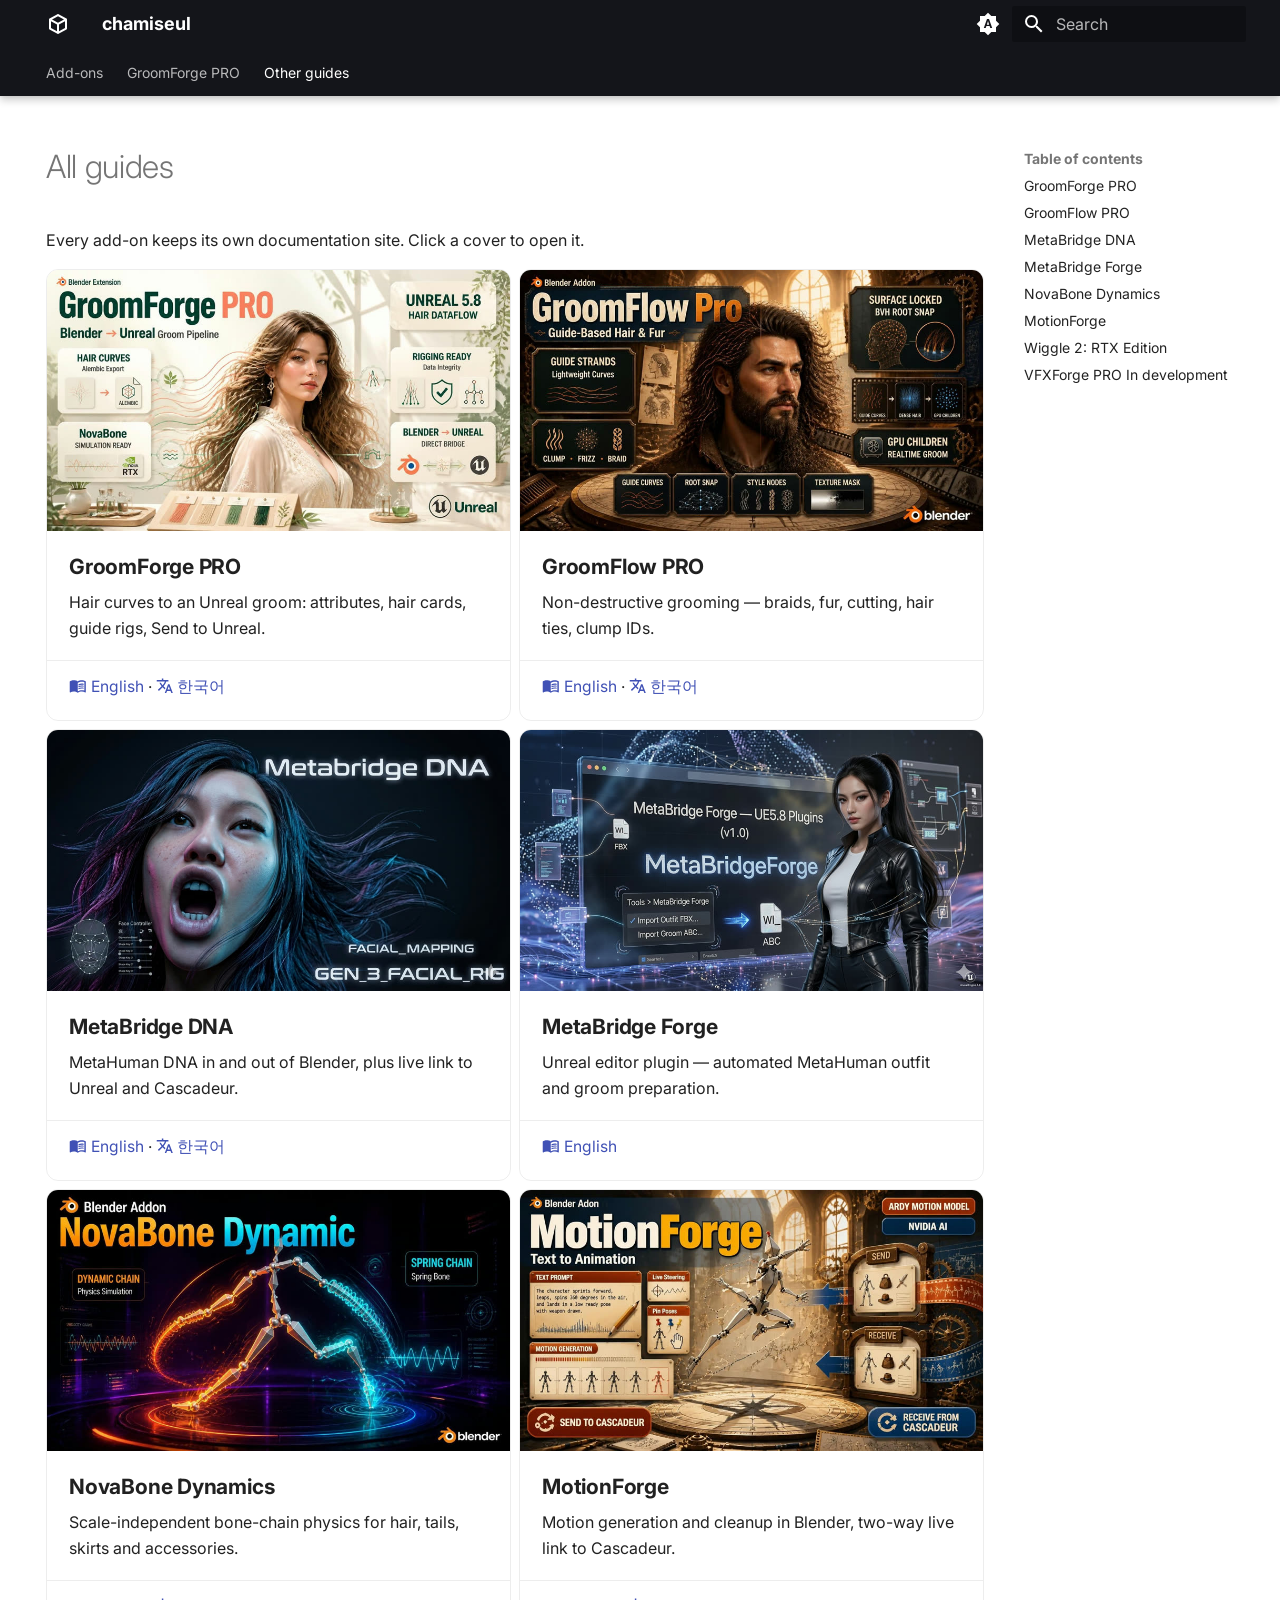
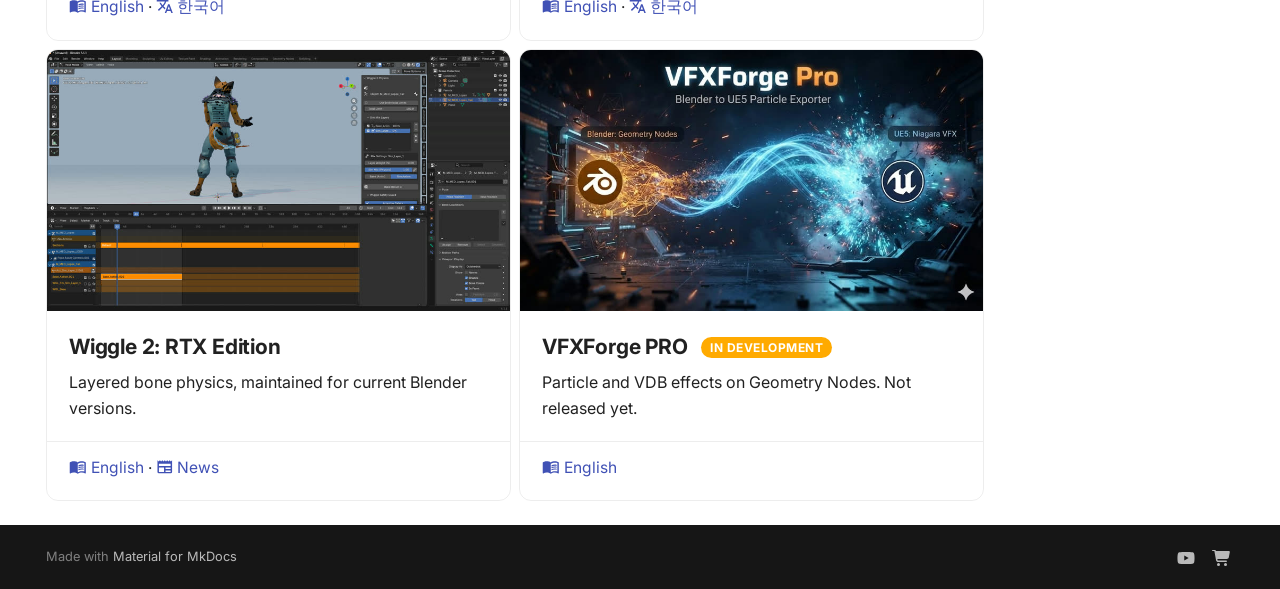
<file: guides/index.html>
<!doctype html>
<html lang="en" class="no-js">
  <head>
    
      <meta charset="utf-8">
      <meta name="viewport" content="width=device-width,initial-scale=1">
      
        <meta name="description" content="User guides for the chamiseul Blender and Unreal Engine add-ons">
      
      
        <meta name="author" content="chamiseul">
      
      
        <link rel="canonical" href="https://mayalhc.github.io/GroomForge-Wiki/guides/">
      
      
        <link rel="prev" href="../KO_index/">
      
      
      
        
      
      
      <link rel="icon" href="../assets/images/favicon.png">
      <meta name="generator" content="mkdocs-1.6.1, mkdocs-material-9.7.7">
    
    
      
        <title>Other guides - chamiseul</title>
      
    
    
      <link rel="stylesheet" href="../assets/stylesheets/main.ec1eaa64.min.css">
      
        
        <link rel="stylesheet" href="../assets/stylesheets/palette.ab4e12ef.min.css">
      
      


    
    
      
    
    
      
        
        
        <link rel="preconnect" href="https://fonts.gstatic.com" crossorigin>
        <link rel="stylesheet" href="https://fonts.googleapis.com/css?family=Inter:300,300i,400,400i,700,700i%7CJetBrains+Mono:400,400i,700,700i&display=fallback">
        <style>:root{--md-text-font:"Inter";--md-code-font:"JetBrains Mono"}</style>
      
    
    
      <link rel="stylesheet" href="../custom.css">
    
    <script>__md_scope=new URL("..",location),__md_hash=e=>[...e].reduce(((e,_)=>(e<<5)-e+_.charCodeAt(0)),0),__md_get=(e,_=localStorage,t=__md_scope)=>JSON.parse(_.getItem(t.pathname+"."+e)),__md_set=(e,_,t=localStorage,a=__md_scope)=>{try{t.setItem(a.pathname+"."+e,JSON.stringify(_))}catch(e){}}</script>
    
      
  


  
  

<script id="__analytics">function __md_analytics(){function e(){dataLayer.push(arguments)}window.dataLayer=window.dataLayer||[],e("js",new Date),e("config","G-SNSJS19D0M"),document.addEventListener("DOMContentLoaded",(function(){document.forms.search&&document.forms.search.query.addEventListener("blur",(function(){this.value&&e("event","search",{search_term:this.value})}));document$.subscribe((function(){var t=document.forms.feedback;if(void 0!==t)for(var a of t.querySelectorAll("[type=submit]"))a.addEventListener("click",(function(a){a.preventDefault();var n=document.location.pathname,d=this.getAttribute("data-md-value");e("event","feedback",{page:n,data:d}),t.firstElementChild.disabled=!0;var r=t.querySelector(".md-feedback__note [data-md-value='"+d+"']");r&&(r.hidden=!1)})),t.hidden=!1})),location$.subscribe((function(t){e("config","G-SNSJS19D0M",{page_path:t.pathname})}))}));var t=document.createElement("script");t.async=!0,t.src="https://www.googletagmanager.com/gtag/js?id=G-SNSJS19D0M",document.getElementById("__analytics").insertAdjacentElement("afterEnd",t)}</script>
  
    <script>"undefined"!=typeof __md_analytics&&__md_analytics()</script>
  

    
    
  </head>
  
  
    
    
      
    
    
    
    
    <body dir="ltr" data-md-color-scheme="default" data-md-color-primary="indigo" data-md-color-accent="indigo">
  
    
    <input class="md-toggle" data-md-toggle="drawer" type="checkbox" id="__drawer" autocomplete="off">
    <input class="md-toggle" data-md-toggle="search" type="checkbox" id="__search" autocomplete="off">
    <label class="md-overlay" for="__drawer"></label>
    <div data-md-component="skip">
      
        
        <a href="#all-guides" class="md-skip">
          Skip to content
        </a>
      
    </div>
    <div data-md-component="announce">
      
    </div>
    
    
      

  

<header class="md-header md-header--shadow md-header--lifted" data-md-component="header">
  <nav class="md-header__inner md-grid" aria-label="Header">
    <a href=".." title="chamiseul" class="md-header__button md-logo" aria-label="chamiseul" data-md-component="logo">
      
  
  <svg xmlns="http://www.w3.org/2000/svg" viewBox="0 0 24 24"><path d="M21 16.5c0 .38-.21.71-.53.88l-7.9 4.44c-.16.12-.36.18-.57.18s-.41-.06-.57-.18l-7.9-4.44A.99.99 0 0 1 3 16.5v-9c0-.38.21-.71.53-.88l7.9-4.44c.16-.12.36-.18.57-.18s.41.06.57.18l7.9 4.44c.32.17.53.5.53.88zM12 4.15 6.04 7.5 12 10.85l5.96-3.35zM5 15.91l6 3.38v-6.71L5 9.21zm14 0v-6.7l-6 3.37v6.71z"/></svg>

    </a>
    <label class="md-header__button md-icon" for="__drawer">
      
      <svg xmlns="http://www.w3.org/2000/svg" viewBox="0 0 24 24"><path d="M3 6h18v2H3zm0 5h18v2H3zm0 5h18v2H3z"/></svg>
    </label>
    <div class="md-header__title" data-md-component="header-title">
      <div class="md-header__ellipsis">
        <div class="md-header__topic">
          <span class="md-ellipsis">
            chamiseul
          </span>
        </div>
        <div class="md-header__topic" data-md-component="header-topic">
          <span class="md-ellipsis">
            
              Other guides
            
          </span>
        </div>
      </div>
    </div>
    
      
        <form class="md-header__option" data-md-component="palette">
  
    
    
    
    <input class="md-option" data-md-color-media="(prefers-color-scheme)" data-md-color-scheme="default" data-md-color-primary="indigo" data-md-color-accent="indigo"  aria-label="Follow system"  type="radio" name="__palette" id="__palette_0">
    
      <label class="md-header__button md-icon" title="Follow system" for="__palette_1" hidden>
        <svg xmlns="http://www.w3.org/2000/svg" viewBox="0 0 24 24"><path d="m14.3 16-.7-2h-3.2l-.7 2H7.8L11 7h2l3.2 9zM20 8.69V4h-4.69L12 .69 8.69 4H4v4.69L.69 12 4 15.31V20h4.69L12 23.31 15.31 20H20v-4.69L23.31 12zm-9.15 3.96h2.3L12 9z"/></svg>
      </label>
    
  
    
    
    
    <input class="md-option" data-md-color-media="(prefers-color-scheme: light)" data-md-color-scheme="default" data-md-color-primary="black" data-md-color-accent="amber"  aria-label="Light mode"  type="radio" name="__palette" id="__palette_1">
    
      <label class="md-header__button md-icon" title="Light mode" for="__palette_2" hidden>
        <svg xmlns="http://www.w3.org/2000/svg" viewBox="0 0 24 24"><path d="M12 8a4 4 0 0 0-4 4 4 4 0 0 0 4 4 4 4 0 0 0 4-4 4 4 0 0 0-4-4m0 10a6 6 0 0 1-6-6 6 6 0 0 1 6-6 6 6 0 0 1 6 6 6 6 0 0 1-6 6m8-9.31V4h-4.69L12 .69 8.69 4H4v4.69L.69 12 4 15.31V20h4.69L12 23.31 15.31 20H20v-4.69L23.31 12z"/></svg>
      </label>
    
  
    
    
    
    <input class="md-option" data-md-color-media="(prefers-color-scheme: dark)" data-md-color-scheme="slate" data-md-color-primary="black" data-md-color-accent="amber"  aria-label="Dark mode"  type="radio" name="__palette" id="__palette_2">
    
      <label class="md-header__button md-icon" title="Dark mode" for="__palette_0" hidden>
        <svg xmlns="http://www.w3.org/2000/svg" viewBox="0 0 24 24"><path d="M12 18c-.89 0-1.74-.2-2.5-.55C11.56 16.5 13 14.42 13 12s-1.44-4.5-3.5-5.45C10.26 6.2 11.11 6 12 6a6 6 0 0 1 6 6 6 6 0 0 1-6 6m8-9.31V4h-4.69L12 .69 8.69 4H4v4.69L.69 12 4 15.31V20h4.69L12 23.31 15.31 20H20v-4.69L23.31 12z"/></svg>
      </label>
    
  
</form>
      
    
    
      <script>var palette=__md_get("__palette");if(palette&&palette.color){if("(prefers-color-scheme)"===palette.color.media){var media=matchMedia("(prefers-color-scheme: light)"),input=document.querySelector(media.matches?"[data-md-color-media='(prefers-color-scheme: light)']":"[data-md-color-media='(prefers-color-scheme: dark)']");palette.color.media=input.getAttribute("data-md-color-media"),palette.color.scheme=input.getAttribute("data-md-color-scheme"),palette.color.primary=input.getAttribute("data-md-color-primary"),palette.color.accent=input.getAttribute("data-md-color-accent")}for(var[key,value]of Object.entries(palette.color))document.body.setAttribute("data-md-color-"+key,value)}</script>
    
    
    
      
      
        <label class="md-header__button md-icon" for="__search">
          
          <svg xmlns="http://www.w3.org/2000/svg" viewBox="0 0 24 24"><path d="M9.5 3A6.5 6.5 0 0 1 16 9.5c0 1.61-.59 3.09-1.56 4.23l.27.27h.79l5 5-1.5 1.5-5-5v-.79l-.27-.27A6.52 6.52 0 0 1 9.5 16 6.5 6.5 0 0 1 3 9.5 6.5 6.5 0 0 1 9.5 3m0 2C7 5 5 7 5 9.5S7 14 9.5 14 14 12 14 9.5 12 5 9.5 5"/></svg>
        </label>
        <div class="md-search" data-md-component="search" role="dialog">
  <label class="md-search__overlay" for="__search"></label>
  <div class="md-search__inner" role="search">
    <form class="md-search__form" name="search">
      <input type="text" class="md-search__input" name="query" aria-label="Search" placeholder="Search" autocapitalize="off" autocorrect="off" autocomplete="off" spellcheck="false" data-md-component="search-query" required>
      <label class="md-search__icon md-icon" for="__search">
        
        <svg xmlns="http://www.w3.org/2000/svg" viewBox="0 0 24 24"><path d="M9.5 3A6.5 6.5 0 0 1 16 9.5c0 1.61-.59 3.09-1.56 4.23l.27.27h.79l5 5-1.5 1.5-5-5v-.79l-.27-.27A6.52 6.52 0 0 1 9.5 16 6.5 6.5 0 0 1 3 9.5 6.5 6.5 0 0 1 9.5 3m0 2C7 5 5 7 5 9.5S7 14 9.5 14 14 12 14 9.5 12 5 9.5 5"/></svg>
        
        <svg xmlns="http://www.w3.org/2000/svg" viewBox="0 0 24 24"><path d="M20 11v2H8l5.5 5.5-1.42 1.42L4.16 12l7.92-7.92L13.5 5.5 8 11z"/></svg>
      </label>
      <nav class="md-search__options" aria-label="Search">
        
        <button type="reset" class="md-search__icon md-icon" title="Clear" aria-label="Clear" tabindex="-1">
          
          <svg xmlns="http://www.w3.org/2000/svg" viewBox="0 0 24 24"><path d="M19 6.41 17.59 5 12 10.59 6.41 5 5 6.41 10.59 12 5 17.59 6.41 19 12 13.41 17.59 19 19 17.59 13.41 12z"/></svg>
        </button>
      </nav>
      
        <div class="md-search__suggest" data-md-component="search-suggest"></div>
      
    </form>
    <div class="md-search__output">
      <div class="md-search__scrollwrap" tabindex="0" data-md-scrollfix>
        <div class="md-search-result" data-md-component="search-result">
          <div class="md-search-result__meta">
            Initializing search
          </div>
          <ol class="md-search-result__list" role="presentation"></ol>
        </div>
      </div>
    </div>
  </div>
</div>
      
    
    
  </nav>
  
    
      
<nav class="md-tabs" aria-label="Tabs" data-md-component="tabs">
  <div class="md-grid">
    <ul class="md-tabs__list">
      
        
  
  
  
  
    <li class="md-tabs__item">
      <a href=".." class="md-tabs__link">
        
  
  
    
  
  Add-ons

      </a>
    </li>
  

      
        
  
  
  
  
    
    
      <li class="md-tabs__item">
        <a href="../guide/" class="md-tabs__link">
          
  
  
  GroomForge PRO

        </a>
      </li>
    
  

      
        
  
  
  
    
  
  
    <li class="md-tabs__item md-tabs__item--active">
      <a href="./" class="md-tabs__link">
        
  
  
    
  
  Other guides

      </a>
    </li>
  

      
    </ul>
  </div>
</nav>
    
  
</header>
    
    <div class="md-container" data-md-component="container">
      
      
        
      
      <main class="md-main" data-md-component="main">
        <div class="md-main__inner md-grid">
          
            
              
                
              
              <div class="md-sidebar md-sidebar--primary" data-md-component="sidebar" data-md-type="navigation" hidden>
                <div class="md-sidebar__scrollwrap">
                  <div class="md-sidebar__inner">
                    


  


<nav class="md-nav md-nav--primary md-nav--lifted" aria-label="Navigation" data-md-level="0">
  <label class="md-nav__title" for="__drawer">
    <a href=".." title="chamiseul" class="md-nav__button md-logo" aria-label="chamiseul" data-md-component="logo">
      
  
  <svg xmlns="http://www.w3.org/2000/svg" viewBox="0 0 24 24"><path d="M21 16.5c0 .38-.21.71-.53.88l-7.9 4.44c-.16.12-.36.18-.57.18s-.41-.06-.57-.18l-7.9-4.44A.99.99 0 0 1 3 16.5v-9c0-.38.21-.71.53-.88l7.9-4.44c.16-.12.36-.18.57-.18s.41.06.57.18l7.9 4.44c.32.17.53.5.53.88zM12 4.15 6.04 7.5 12 10.85l5.96-3.35zM5 15.91l6 3.38v-6.71L5 9.21zm14 0v-6.7l-6 3.37v6.71z"/></svg>

    </a>
    chamiseul
  </label>
  
  <ul class="md-nav__list" data-md-scrollfix>
    
      
      
  
  
  
  
    <li class="md-nav__item">
      <a href=".." class="md-nav__link">
        
  
  
  <span class="md-ellipsis">
    
  
    Add-ons
  

    
  </span>
  
  

      </a>
    </li>
  

    
      
      
  
  
  
  
    
    
    
    
      
      
        
      
    
    
    <li class="md-nav__item md-nav__item--nested">
      
        
        
        <input class="md-nav__toggle md-toggle " type="checkbox" id="__nav_2" >
        
          
          <label class="md-nav__link" for="__nav_2" id="__nav_2_label" tabindex="0">
            
  
  
  <span class="md-ellipsis">
    
  
    GroomForge PRO
  

    
  </span>
  
  

            <span class="md-nav__icon md-icon"></span>
          </label>
        
        <nav class="md-nav" data-md-level="1" aria-labelledby="__nav_2_label" aria-expanded="false">
          <label class="md-nav__title" for="__nav_2">
            <span class="md-nav__icon md-icon"></span>
            
  
    GroomForge PRO
  

          </label>
          <ul class="md-nav__list" data-md-scrollfix>
            
              
                
  
  
  
  
    <li class="md-nav__item">
      <a href="../guide/" class="md-nav__link">
        
  
  
  <span class="md-ellipsis">
    
  
    English
  

    
  </span>
  
  

      </a>
    </li>
  

              
            
              
                
  
  
  
  
    <li class="md-nav__item">
      <a href="../KO_index/" class="md-nav__link">
        
  
  
  <span class="md-ellipsis">
    
  
    한국어
  

    
  </span>
  
  

      </a>
    </li>
  

              
            
          </ul>
        </nav>
      
    </li>
  

    
      
      
  
  
    
  
  
  
    <li class="md-nav__item md-nav__item--active">
      
      <input class="md-nav__toggle md-toggle" type="checkbox" id="__toc">
      
      
        
      
      
        <label class="md-nav__link md-nav__link--active" for="__toc">
          
  
  
  <span class="md-ellipsis">
    
  
    Other guides
  

    
  </span>
  
  

          <span class="md-nav__icon md-icon"></span>
        </label>
      
      <a href="./" class="md-nav__link md-nav__link--active">
        
  
  
  <span class="md-ellipsis">
    
  
    Other guides
  

    
  </span>
  
  

      </a>
      
        

<nav class="md-nav md-nav--secondary" aria-label="Table of contents">
  
  
  
    
  
  
    <label class="md-nav__title" for="__toc">
      <span class="md-nav__icon md-icon"></span>
      Table of contents
    </label>
    <ul class="md-nav__list" data-md-component="toc" data-md-scrollfix>
      
        <li class="md-nav__item">
  <a href="#groomforge-pro" class="md-nav__link">
    <span class="md-ellipsis">
      
        GroomForge PRO
      
    </span>
  </a>
  
</li>
      
        <li class="md-nav__item">
  <a href="#groomflow-pro" class="md-nav__link">
    <span class="md-ellipsis">
      
        GroomFlow PRO
      
    </span>
  </a>
  
</li>
      
        <li class="md-nav__item">
  <a href="#metabridge-dna" class="md-nav__link">
    <span class="md-ellipsis">
      
        MetaBridge DNA
      
    </span>
  </a>
  
</li>
      
        <li class="md-nav__item">
  <a href="#metabridge-forge" class="md-nav__link">
    <span class="md-ellipsis">
      
        MetaBridge Forge
      
    </span>
  </a>
  
</li>
      
        <li class="md-nav__item">
  <a href="#novabone-dynamics" class="md-nav__link">
    <span class="md-ellipsis">
      
        NovaBone Dynamics
      
    </span>
  </a>
  
</li>
      
        <li class="md-nav__item">
  <a href="#motionforge" class="md-nav__link">
    <span class="md-ellipsis">
      
        MotionForge
      
    </span>
  </a>
  
</li>
      
        <li class="md-nav__item">
  <a href="#wiggle-2-rtx-edition" class="md-nav__link">
    <span class="md-ellipsis">
      
        Wiggle 2: RTX Edition
      
    </span>
  </a>
  
</li>
      
        <li class="md-nav__item">
  <a href="#vfxforge-pro-in-development" class="md-nav__link">
    <span class="md-ellipsis">
      
        VFXForge PRO In development
      
    </span>
  </a>
  
</li>
      
    </ul>
  
</nav>
      
    </li>
  

    
  </ul>
</nav>
                  </div>
                </div>
              </div>
            
            
              
                
              
              <div class="md-sidebar md-sidebar--secondary" data-md-component="sidebar" data-md-type="toc" >
                <div class="md-sidebar__scrollwrap">
                  <div class="md-sidebar__inner">
                    

<nav class="md-nav md-nav--secondary" aria-label="Table of contents">
  
  
  
    
  
  
    <label class="md-nav__title" for="__toc">
      <span class="md-nav__icon md-icon"></span>
      Table of contents
    </label>
    <ul class="md-nav__list" data-md-component="toc" data-md-scrollfix>
      
        <li class="md-nav__item">
  <a href="#groomforge-pro" class="md-nav__link">
    <span class="md-ellipsis">
      
        GroomForge PRO
      
    </span>
  </a>
  
</li>
      
        <li class="md-nav__item">
  <a href="#groomflow-pro" class="md-nav__link">
    <span class="md-ellipsis">
      
        GroomFlow PRO
      
    </span>
  </a>
  
</li>
      
        <li class="md-nav__item">
  <a href="#metabridge-dna" class="md-nav__link">
    <span class="md-ellipsis">
      
        MetaBridge DNA
      
    </span>
  </a>
  
</li>
      
        <li class="md-nav__item">
  <a href="#metabridge-forge" class="md-nav__link">
    <span class="md-ellipsis">
      
        MetaBridge Forge
      
    </span>
  </a>
  
</li>
      
        <li class="md-nav__item">
  <a href="#novabone-dynamics" class="md-nav__link">
    <span class="md-ellipsis">
      
        NovaBone Dynamics
      
    </span>
  </a>
  
</li>
      
        <li class="md-nav__item">
  <a href="#motionforge" class="md-nav__link">
    <span class="md-ellipsis">
      
        MotionForge
      
    </span>
  </a>
  
</li>
      
        <li class="md-nav__item">
  <a href="#wiggle-2-rtx-edition" class="md-nav__link">
    <span class="md-ellipsis">
      
        Wiggle 2: RTX Edition
      
    </span>
  </a>
  
</li>
      
        <li class="md-nav__item">
  <a href="#vfxforge-pro-in-development" class="md-nav__link">
    <span class="md-ellipsis">
      
        VFXForge PRO In development
      
    </span>
  </a>
  
</li>
      
    </ul>
  
</nav>
                  </div>
                </div>
              </div>
            
          
          
            <div class="md-content" data-md-component="content">
              
              <article class="md-content__inner md-typeset">
                
                  
  




<h1 id="all-guides">All guides<a class="headerlink" href="#all-guides" title="Permanent link">&para;</a></h1>
<p>Every add-on keeps its own documentation site. Click a cover to open it.</p>
<div class="grid cards">
<ul>
<li>
<p><a href="../guide/"><img alt="GroomForge PRO" src="../assets/products/groomforge.jpg" /></a></p>
<h3 id="groomforge-pro">GroomForge PRO<a class="headerlink" href="#groomforge-pro" title="Permanent link">&para;</a></h3>
<p>Hair curves to an Unreal groom: attributes, hair cards, guide rigs,
Send to Unreal.</p>
<hr />
<p><a href="../guide/"><span class="twemoji"><svg xmlns="http://www.w3.org/2000/svg" viewBox="0 0 24 24"><path d="M12 21.5c-1.35-.85-3.8-1.5-5.5-1.5-1.65 0-3.35.3-4.75 1.05-.1.05-.15.05-.25.05-.25 0-.5-.25-.5-.5V6c.6-.45 1.25-.75 2-1 1.11-.35 2.33-.5 3.5-.5 1.95 0 4.05.4 5.5 1.5 1.45-1.1 3.55-1.5 5.5-1.5 1.17 0 2.39.15 3.5.5.75.25 1.4.55 2 1v14.6c0 .25-.25.5-.5.5-.1 0-.15 0-.25-.05-1.4-.75-3.1-1.05-4.75-1.05-1.7 0-4.15.65-5.5 1.5M12 8v11.5c1.35-.85 3.8-1.5 5.5-1.5 1.2 0 2.4.15 3.5.5V7c-1.1-.35-2.3-.5-3.5-.5-1.7 0-4.15.65-5.5 1.5m1 3.5c1.11-.68 2.6-1 4.5-1 .91 0 1.76.09 2.5.28V9.23c-.87-.15-1.71-.23-2.5-.23q-2.655 0-4.5.84zm4.5.17c-1.71 0-3.21.26-4.5.79v1.69c1.11-.65 2.6-.99 4.5-.99 1.04 0 1.88.08 2.5.24v-1.5c-.87-.16-1.71-.23-2.5-.23m2.5 2.9c-.87-.16-1.71-.24-2.5-.24-1.83 0-3.33.27-4.5.8v1.69c1.11-.66 2.6-.99 4.5-.99 1.04 0 1.88.08 2.5.24z"/></svg></span> English</a> ·
<a href="../KO_index/"><span class="twemoji"><svg xmlns="http://www.w3.org/2000/svg" viewBox="0 0 24 24"><path d="m12.87 15.07-2.54-2.51.03-.03A17.5 17.5 0 0 0 14.07 6H17V4h-7V2H8v2H1v2h11.17C11.5 7.92 10.44 9.75 9 11.35 8.07 10.32 7.3 9.19 6.69 8h-2c.73 1.63 1.73 3.17 2.98 4.56l-5.09 5.02L4 19l5-5 3.11 3.11zM18.5 10h-2L12 22h2l1.12-3h4.75L21 22h2zm-2.62 7 1.62-4.33L19.12 17z"/></svg></span> 한국어</a></p>
</li>
<li>
<p><a href="https://mayalhc.github.io/GroomFlow_Pro/"><img alt="GroomFlow PRO" src="../assets/products/groomflow.jpg" /></a></p>
<h3 id="groomflow-pro">GroomFlow PRO<a class="headerlink" href="#groomflow-pro" title="Permanent link">&para;</a></h3>
<p>Non-destructive grooming — braids, fur, cutting, hair ties, clump IDs.</p>
<hr />
<p><a href="https://mayalhc.github.io/GroomFlow_Pro/"><span class="twemoji"><svg xmlns="http://www.w3.org/2000/svg" viewBox="0 0 24 24"><path d="M12 21.5c-1.35-.85-3.8-1.5-5.5-1.5-1.65 0-3.35.3-4.75 1.05-.1.05-.15.05-.25.05-.25 0-.5-.25-.5-.5V6c.6-.45 1.25-.75 2-1 1.11-.35 2.33-.5 3.5-.5 1.95 0 4.05.4 5.5 1.5 1.45-1.1 3.55-1.5 5.5-1.5 1.17 0 2.39.15 3.5.5.75.25 1.4.55 2 1v14.6c0 .25-.25.5-.5.5-.1 0-.15 0-.25-.05-1.4-.75-3.1-1.05-4.75-1.05-1.7 0-4.15.65-5.5 1.5M12 8v11.5c1.35-.85 3.8-1.5 5.5-1.5 1.2 0 2.4.15 3.5.5V7c-1.1-.35-2.3-.5-3.5-.5-1.7 0-4.15.65-5.5 1.5m1 3.5c1.11-.68 2.6-1 4.5-1 .91 0 1.76.09 2.5.28V9.23c-.87-.15-1.71-.23-2.5-.23q-2.655 0-4.5.84zm4.5.17c-1.71 0-3.21.26-4.5.79v1.69c1.11-.65 2.6-.99 4.5-.99 1.04 0 1.88.08 2.5.24v-1.5c-.87-.16-1.71-.23-2.5-.23m2.5 2.9c-.87-.16-1.71-.24-2.5-.24-1.83 0-3.33.27-4.5.8v1.69c1.11-.66 2.6-.99 4.5-.99 1.04 0 1.88.08 2.5.24z"/></svg></span> English</a> ·
<a href="https://mayalhc.github.io/GroomFlow_Pro/KO_index/"><span class="twemoji"><svg xmlns="http://www.w3.org/2000/svg" viewBox="0 0 24 24"><path d="m12.87 15.07-2.54-2.51.03-.03A17.5 17.5 0 0 0 14.07 6H17V4h-7V2H8v2H1v2h11.17C11.5 7.92 10.44 9.75 9 11.35 8.07 10.32 7.3 9.19 6.69 8h-2c.73 1.63 1.73 3.17 2.98 4.56l-5.09 5.02L4 19l5-5 3.11 3.11zM18.5 10h-2L12 22h2l1.12-3h4.75L21 22h2zm-2.62 7 1.62-4.33L19.12 17z"/></svg></span> 한국어</a></p>
</li>
<li>
<p><a href="https://mayalhc.github.io/metabridge_dna/"><img alt="MetaBridge DNA" src="../assets/products/metabridge.jpg" /></a></p>
<h3 id="metabridge-dna">MetaBridge DNA<a class="headerlink" href="#metabridge-dna" title="Permanent link">&para;</a></h3>
<p>MetaHuman DNA in and out of Blender, plus live link to Unreal and
Cascadeur.</p>
<hr />
<p><a href="https://mayalhc.github.io/metabridge_dna/"><span class="twemoji"><svg xmlns="http://www.w3.org/2000/svg" viewBox="0 0 24 24"><path d="M12 21.5c-1.35-.85-3.8-1.5-5.5-1.5-1.65 0-3.35.3-4.75 1.05-.1.05-.15.05-.25.05-.25 0-.5-.25-.5-.5V6c.6-.45 1.25-.75 2-1 1.11-.35 2.33-.5 3.5-.5 1.95 0 4.05.4 5.5 1.5 1.45-1.1 3.55-1.5 5.5-1.5 1.17 0 2.39.15 3.5.5.75.25 1.4.55 2 1v14.6c0 .25-.25.5-.5.5-.1 0-.15 0-.25-.05-1.4-.75-3.1-1.05-4.75-1.05-1.7 0-4.15.65-5.5 1.5M12 8v11.5c1.35-.85 3.8-1.5 5.5-1.5 1.2 0 2.4.15 3.5.5V7c-1.1-.35-2.3-.5-3.5-.5-1.7 0-4.15.65-5.5 1.5m1 3.5c1.11-.68 2.6-1 4.5-1 .91 0 1.76.09 2.5.28V9.23c-.87-.15-1.71-.23-2.5-.23q-2.655 0-4.5.84zm4.5.17c-1.71 0-3.21.26-4.5.79v1.69c1.11-.65 2.6-.99 4.5-.99 1.04 0 1.88.08 2.5.24v-1.5c-.87-.16-1.71-.23-2.5-.23m2.5 2.9c-.87-.16-1.71-.24-2.5-.24-1.83 0-3.33.27-4.5.8v1.69c1.11-.66 2.6-.99 4.5-.99 1.04 0 1.88.08 2.5.24z"/></svg></span> English</a> ·
<a href="https://mayalhc.github.io/metabridge_dna/KO_index/"><span class="twemoji"><svg xmlns="http://www.w3.org/2000/svg" viewBox="0 0 24 24"><path d="m12.87 15.07-2.54-2.51.03-.03A17.5 17.5 0 0 0 14.07 6H17V4h-7V2H8v2H1v2h11.17C11.5 7.92 10.44 9.75 9 11.35 8.07 10.32 7.3 9.19 6.69 8h-2c.73 1.63 1.73 3.17 2.98 4.56l-5.09 5.02L4 19l5-5 3.11 3.11zM18.5 10h-2L12 22h2l1.12-3h4.75L21 22h2zm-2.62 7 1.62-4.33L19.12 17z"/></svg></span> 한국어</a></p>
</li>
<li>
<p><a href="https://mayalhc.github.io/MetaBridgeForge_Wiki/"><img alt="MetaBridge Forge" src="../assets/products/metabridge-forge.jpg" /></a></p>
<h3 id="metabridge-forge">MetaBridge Forge<a class="headerlink" href="#metabridge-forge" title="Permanent link">&para;</a></h3>
<p>Unreal editor plugin — automated MetaHuman outfit and groom preparation.</p>
<hr />
<p><a href="https://mayalhc.github.io/MetaBridgeForge_Wiki/"><span class="twemoji"><svg xmlns="http://www.w3.org/2000/svg" viewBox="0 0 24 24"><path d="M12 21.5c-1.35-.85-3.8-1.5-5.5-1.5-1.65 0-3.35.3-4.75 1.05-.1.05-.15.05-.25.05-.25 0-.5-.25-.5-.5V6c.6-.45 1.25-.75 2-1 1.11-.35 2.33-.5 3.5-.5 1.95 0 4.05.4 5.5 1.5 1.45-1.1 3.55-1.5 5.5-1.5 1.17 0 2.39.15 3.5.5.75.25 1.4.55 2 1v14.6c0 .25-.25.5-.5.5-.1 0-.15 0-.25-.05-1.4-.75-3.1-1.05-4.75-1.05-1.7 0-4.15.65-5.5 1.5M12 8v11.5c1.35-.85 3.8-1.5 5.5-1.5 1.2 0 2.4.15 3.5.5V7c-1.1-.35-2.3-.5-3.5-.5-1.7 0-4.15.65-5.5 1.5m1 3.5c1.11-.68 2.6-1 4.5-1 .91 0 1.76.09 2.5.28V9.23c-.87-.15-1.71-.23-2.5-.23q-2.655 0-4.5.84zm4.5.17c-1.71 0-3.21.26-4.5.79v1.69c1.11-.65 2.6-.99 4.5-.99 1.04 0 1.88.08 2.5.24v-1.5c-.87-.16-1.71-.23-2.5-.23m2.5 2.9c-.87-.16-1.71-.24-2.5-.24-1.83 0-3.33.27-4.5.8v1.69c1.11-.66 2.6-.99 4.5-.99 1.04 0 1.88.08 2.5.24z"/></svg></span> English</a></p>
</li>
<li>
<p><a href="https://mayalhc.github.io/novabone/"><img alt="NovaBone Dynamics" src="../assets/products/novabone.jpg" /></a></p>
<h3 id="novabone-dynamics">NovaBone Dynamics<a class="headerlink" href="#novabone-dynamics" title="Permanent link">&para;</a></h3>
<p>Scale-independent bone-chain physics for hair, tails, skirts and
accessories.</p>
<hr />
<p><a href="https://mayalhc.github.io/novabone/"><span class="twemoji"><svg xmlns="http://www.w3.org/2000/svg" viewBox="0 0 24 24"><path d="M12 21.5c-1.35-.85-3.8-1.5-5.5-1.5-1.65 0-3.35.3-4.75 1.05-.1.05-.15.05-.25.05-.25 0-.5-.25-.5-.5V6c.6-.45 1.25-.75 2-1 1.11-.35 2.33-.5 3.5-.5 1.95 0 4.05.4 5.5 1.5 1.45-1.1 3.55-1.5 5.5-1.5 1.17 0 2.39.15 3.5.5.75.25 1.4.55 2 1v14.6c0 .25-.25.5-.5.5-.1 0-.15 0-.25-.05-1.4-.75-3.1-1.05-4.75-1.05-1.7 0-4.15.65-5.5 1.5M12 8v11.5c1.35-.85 3.8-1.5 5.5-1.5 1.2 0 2.4.15 3.5.5V7c-1.1-.35-2.3-.5-3.5-.5-1.7 0-4.15.65-5.5 1.5m1 3.5c1.11-.68 2.6-1 4.5-1 .91 0 1.76.09 2.5.28V9.23c-.87-.15-1.71-.23-2.5-.23q-2.655 0-4.5.84zm4.5.17c-1.71 0-3.21.26-4.5.79v1.69c1.11-.65 2.6-.99 4.5-.99 1.04 0 1.88.08 2.5.24v-1.5c-.87-.16-1.71-.23-2.5-.23m2.5 2.9c-.87-.16-1.71-.24-2.5-.24-1.83 0-3.33.27-4.5.8v1.69c1.11-.66 2.6-.99 4.5-.99 1.04 0 1.88.08 2.5.24z"/></svg></span> English</a> ·
<a href="https://mayalhc.github.io/novabone/KO_index/"><span class="twemoji"><svg xmlns="http://www.w3.org/2000/svg" viewBox="0 0 24 24"><path d="m12.87 15.07-2.54-2.51.03-.03A17.5 17.5 0 0 0 14.07 6H17V4h-7V2H8v2H1v2h11.17C11.5 7.92 10.44 9.75 9 11.35 8.07 10.32 7.3 9.19 6.69 8h-2c.73 1.63 1.73 3.17 2.98 4.56l-5.09 5.02L4 19l5-5 3.11 3.11zM18.5 10h-2L12 22h2l1.12-3h4.75L21 22h2zm-2.62 7 1.62-4.33L19.12 17z"/></svg></span> 한국어</a></p>
</li>
<li>
<p><a href="https://mayalhc.github.io/motionforge/"><img alt="MotionForge" src="../assets/products/motionforge.jpg" /></a></p>
<h3 id="motionforge">MotionForge<a class="headerlink" href="#motionforge" title="Permanent link">&para;</a></h3>
<p>Motion generation and cleanup in Blender, two-way live link to Cascadeur.</p>
<hr />
<p><a href="https://mayalhc.github.io/motionforge/"><span class="twemoji"><svg xmlns="http://www.w3.org/2000/svg" viewBox="0 0 24 24"><path d="M12 21.5c-1.35-.85-3.8-1.5-5.5-1.5-1.65 0-3.35.3-4.75 1.05-.1.05-.15.05-.25.05-.25 0-.5-.25-.5-.5V6c.6-.45 1.25-.75 2-1 1.11-.35 2.33-.5 3.5-.5 1.95 0 4.05.4 5.5 1.5 1.45-1.1 3.55-1.5 5.5-1.5 1.17 0 2.39.15 3.5.5.75.25 1.4.55 2 1v14.6c0 .25-.25.5-.5.5-.1 0-.15 0-.25-.05-1.4-.75-3.1-1.05-4.75-1.05-1.7 0-4.15.65-5.5 1.5M12 8v11.5c1.35-.85 3.8-1.5 5.5-1.5 1.2 0 2.4.15 3.5.5V7c-1.1-.35-2.3-.5-3.5-.5-1.7 0-4.15.65-5.5 1.5m1 3.5c1.11-.68 2.6-1 4.5-1 .91 0 1.76.09 2.5.28V9.23c-.87-.15-1.71-.23-2.5-.23q-2.655 0-4.5.84zm4.5.17c-1.71 0-3.21.26-4.5.79v1.69c1.11-.65 2.6-.99 4.5-.99 1.04 0 1.88.08 2.5.24v-1.5c-.87-.16-1.71-.23-2.5-.23m2.5 2.9c-.87-.16-1.71-.24-2.5-.24-1.83 0-3.33.27-4.5.8v1.69c1.11-.66 2.6-.99 4.5-.99 1.04 0 1.88.08 2.5.24z"/></svg></span> English</a> ·
<a href="https://mayalhc.github.io/motionforge/KO_index/"><span class="twemoji"><svg xmlns="http://www.w3.org/2000/svg" viewBox="0 0 24 24"><path d="m12.87 15.07-2.54-2.51.03-.03A17.5 17.5 0 0 0 14.07 6H17V4h-7V2H8v2H1v2h11.17C11.5 7.92 10.44 9.75 9 11.35 8.07 10.32 7.3 9.19 6.69 8h-2c.73 1.63 1.73 3.17 2.98 4.56l-5.09 5.02L4 19l5-5 3.11 3.11zM18.5 10h-2L12 22h2l1.12-3h4.75L21 22h2zm-2.62 7 1.62-4.33L19.12 17z"/></svg></span> 한국어</a></p>
</li>
<li>
<p><a href="https://mayalhc.github.io/Wiggle2-RTX/"><img alt="Wiggle 2 RTX" src="../assets/products/wiggle2.jpg" /></a></p>
<h3 id="wiggle-2-rtx-edition">Wiggle 2: RTX Edition<a class="headerlink" href="#wiggle-2-rtx-edition" title="Permanent link">&para;</a></h3>
<p>Layered bone physics, maintained for current Blender versions.</p>
<hr />
<p><a href="https://mayalhc.github.io/Wiggle2-RTX/"><span class="twemoji"><svg xmlns="http://www.w3.org/2000/svg" viewBox="0 0 24 24"><path d="M12 21.5c-1.35-.85-3.8-1.5-5.5-1.5-1.65 0-3.35.3-4.75 1.05-.1.05-.15.05-.25.05-.25 0-.5-.25-.5-.5V6c.6-.45 1.25-.75 2-1 1.11-.35 2.33-.5 3.5-.5 1.95 0 4.05.4 5.5 1.5 1.45-1.1 3.55-1.5 5.5-1.5 1.17 0 2.39.15 3.5.5.75.25 1.4.55 2 1v14.6c0 .25-.25.5-.5.5-.1 0-.15 0-.25-.05-1.4-.75-3.1-1.05-4.75-1.05-1.7 0-4.15.65-5.5 1.5M12 8v11.5c1.35-.85 3.8-1.5 5.5-1.5 1.2 0 2.4.15 3.5.5V7c-1.1-.35-2.3-.5-3.5-.5-1.7 0-4.15.65-5.5 1.5m1 3.5c1.11-.68 2.6-1 4.5-1 .91 0 1.76.09 2.5.28V9.23c-.87-.15-1.71-.23-2.5-.23q-2.655 0-4.5.84zm4.5.17c-1.71 0-3.21.26-4.5.79v1.69c1.11-.65 2.6-.99 4.5-.99 1.04 0 1.88.08 2.5.24v-1.5c-.87-.16-1.71-.23-2.5-.23m2.5 2.9c-.87-.16-1.71-.24-2.5-.24-1.83 0-3.33.27-4.5.8v1.69c1.11-.66 2.6-.99 4.5-.99 1.04 0 1.88.08 2.5.24z"/></svg></span> English</a> ·
<a href="https://mayalhc.github.io/Wiggle2-RTX/news/"><span class="twemoji"><svg xmlns="http://www.w3.org/2000/svg" viewBox="0 0 24 24"><path d="M20 11H4V8h16m0 7h-7v-2h7m0 6h-7v-2h7m-9 2H4v-6h7m9.33-8.33L18.67 3 17 4.67 15.33 3l-1.66 1.67L12 3l-1.67 1.67L8.67 3 7 4.67 5.33 3 3.67 4.67 2 3v16a2 2 0 0 0 2 2h16a2 2 0 0 0 2-2V3z"/></svg></span> News</a></p>
</li>
<li>
<p><a href="https://mayalhc.github.io/VFXForge_PRO_Guide/"><img alt="VFXForge PRO" src="../assets/products/vfxforge.jpg" /></a></p>
<h3 id="vfxforge-pro-in-development">VFXForge PRO <span class="cs-badge">In development</span><a class="headerlink" href="#vfxforge-pro-in-development" title="Permanent link">&para;</a></h3>
<p>Particle and VDB effects on Geometry Nodes. Not released yet.</p>
<hr />
<p><a href="https://mayalhc.github.io/VFXForge_PRO_Guide/"><span class="twemoji"><svg xmlns="http://www.w3.org/2000/svg" viewBox="0 0 24 24"><path d="M12 21.5c-1.35-.85-3.8-1.5-5.5-1.5-1.65 0-3.35.3-4.75 1.05-.1.05-.15.05-.25.05-.25 0-.5-.25-.5-.5V6c.6-.45 1.25-.75 2-1 1.11-.35 2.33-.5 3.5-.5 1.95 0 4.05.4 5.5 1.5 1.45-1.1 3.55-1.5 5.5-1.5 1.17 0 2.39.15 3.5.5.75.25 1.4.55 2 1v14.6c0 .25-.25.5-.5.5-.1 0-.15 0-.25-.05-1.4-.75-3.1-1.05-4.75-1.05-1.7 0-4.15.65-5.5 1.5M12 8v11.5c1.35-.85 3.8-1.5 5.5-1.5 1.2 0 2.4.15 3.5.5V7c-1.1-.35-2.3-.5-3.5-.5-1.7 0-4.15.65-5.5 1.5m1 3.5c1.11-.68 2.6-1 4.5-1 .91 0 1.76.09 2.5.28V9.23c-.87-.15-1.71-.23-2.5-.23q-2.655 0-4.5.84zm4.5.17c-1.71 0-3.21.26-4.5.79v1.69c1.11-.65 2.6-.99 4.5-.99 1.04 0 1.88.08 2.5.24v-1.5c-.87-.16-1.71-.23-2.5-.23m2.5 2.9c-.87-.16-1.71-.24-2.5-.24-1.83 0-3.33.27-4.5.8v1.69c1.11-.66 2.6-.99 4.5-.99 1.04 0 1.88.08 2.5.24z"/></svg></span> English</a></p>
</li>
</ul>
</div>







  
  



  


  



                
              </article>
            </div>
          
          
<script>var target=document.getElementById(location.hash.slice(1));target&&target.name&&(target.checked=target.name.startsWith("__tabbed_"))</script>
        </div>
        
          <button type="button" class="md-top md-icon" data-md-component="top" hidden>
  
  <svg xmlns="http://www.w3.org/2000/svg" viewBox="0 0 24 24"><path d="M13 20h-2V8l-5.5 5.5-1.42-1.42L12 4.16l7.92 7.92-1.42 1.42L13 8z"/></svg>
  Back to top
</button>
        
      </main>
      
        <footer class="md-footer">
  
  <div class="md-footer-meta md-typeset">
    <div class="md-footer-meta__inner md-grid">
      <div class="md-copyright">
  
  
    Made with
    <a href="https://squidfunk.github.io/mkdocs-material/" target="_blank" rel="noopener">
      Material for MkDocs
    </a>
  
</div>
      
        
<div class="md-social">
  
    
    
    
    
    <a href="https://www.youtube.com/@ChamIseul" target="_blank" rel="noopener" title="YouTube" class="md-social__link">
      <svg xmlns="http://www.w3.org/2000/svg" viewBox="0 0 576 512"><!--! Font Awesome Free 7.1.0 by @fontawesome - https://fontawesome.com License - https://fontawesome.com/license/free (Icons: CC BY 4.0, Fonts: SIL OFL 1.1, Code: MIT License) Copyright 2025 Fonticons, Inc.--><path d="M549.7 124.1c-6.2-23.7-24.8-42.3-48.3-48.6C458.9 64 288.1 64 288.1 64S117.3 64 74.7 75.5c-23.5 6.3-42 24.9-48.3 48.6C15 167 15 256.4 15 256.4s0 89.4 11.4 132.3c6.3 23.6 24.8 41.5 48.3 47.8C117.3 448 288.1 448 288.1 448s170.8 0 213.4-11.5c23.5-6.3 42-24.2 48.3-47.8 11.4-42.9 11.4-132.3 11.4-132.3s0-89.4-11.4-132.3zM232.2 337.6V175.2l142.7 81.2z"/></svg>
    </a>
  
    
    
    
    
    <a href="https://superhivemarket.com/creators/chamiseul" target="_blank" rel="noopener" title="Superhive Market" class="md-social__link">
      <svg xmlns="http://www.w3.org/2000/svg" viewBox="0 0 640 512"><!--! Font Awesome Free 7.1.0 by @fontawesome - https://fontawesome.com License - https://fontawesome.com/license/free (Icons: CC BY 4.0, Fonts: SIL OFL 1.1, Code: MIT License) Copyright 2025 Fonticons, Inc.--><path d="M24-16C10.7-16 0-5.3 0 8s10.7 24 24 24h45.3c3.9 0 7.2 2.8 7.9 6.6l52.1 286.3c6.2 34.2 36 59.1 70.8 59.1H456c13.3 0 24-10.7 24-24s-10.7-24-24-24H200.1c-11.6 0-21.5-8.3-23.6-19.7l-5.1-28.3H475c30.8 0 57.2-21.9 62.9-52.2l31-165.9c3.7-19.7-11.4-37.9-31.5-37.9H124.7l-.4-2c-4.8-26.6-28-46-55.1-46zm184 528a48 48 0 1 0 0-96 48 48 0 1 0 0 96m224 0a48 48 0 1 0 0-96 48 48 0 1 0 0 96"/></svg>
    </a>
  
</div>
      
    </div>
  </div>
</footer>
      
    </div>
    <div class="md-dialog" data-md-component="dialog">
      <div class="md-dialog__inner md-typeset"></div>
    </div>
    
    
    
      
      
      <script id="__config" type="application/json">{"annotate": null, "base": "..", "features": ["navigation.tabs", "navigation.tabs.sticky", "navigation.sections", "navigation.top", "navigation.tracking", "toc.follow", "search.suggest", "search.highlight", "content.code.copy", "content.tooltips"], "search": "../assets/javascripts/workers/search.2c215733.min.js", "tags": null, "translations": {"clipboard.copied": "Copied to clipboard", "clipboard.copy": "Copy to clipboard", "search.result.more.one": "1 more on this page", "search.result.more.other": "# more on this page", "search.result.none": "No matching documents", "search.result.one": "1 matching document", "search.result.other": "# matching documents", "search.result.placeholder": "Type to start searching", "search.result.term.missing": "Missing", "select.version": "Select version"}, "version": null}</script>
    
    
      <script src="../assets/javascripts/bundle.d7400e89.min.js"></script>
      
    
  </body>
</html>
</file>
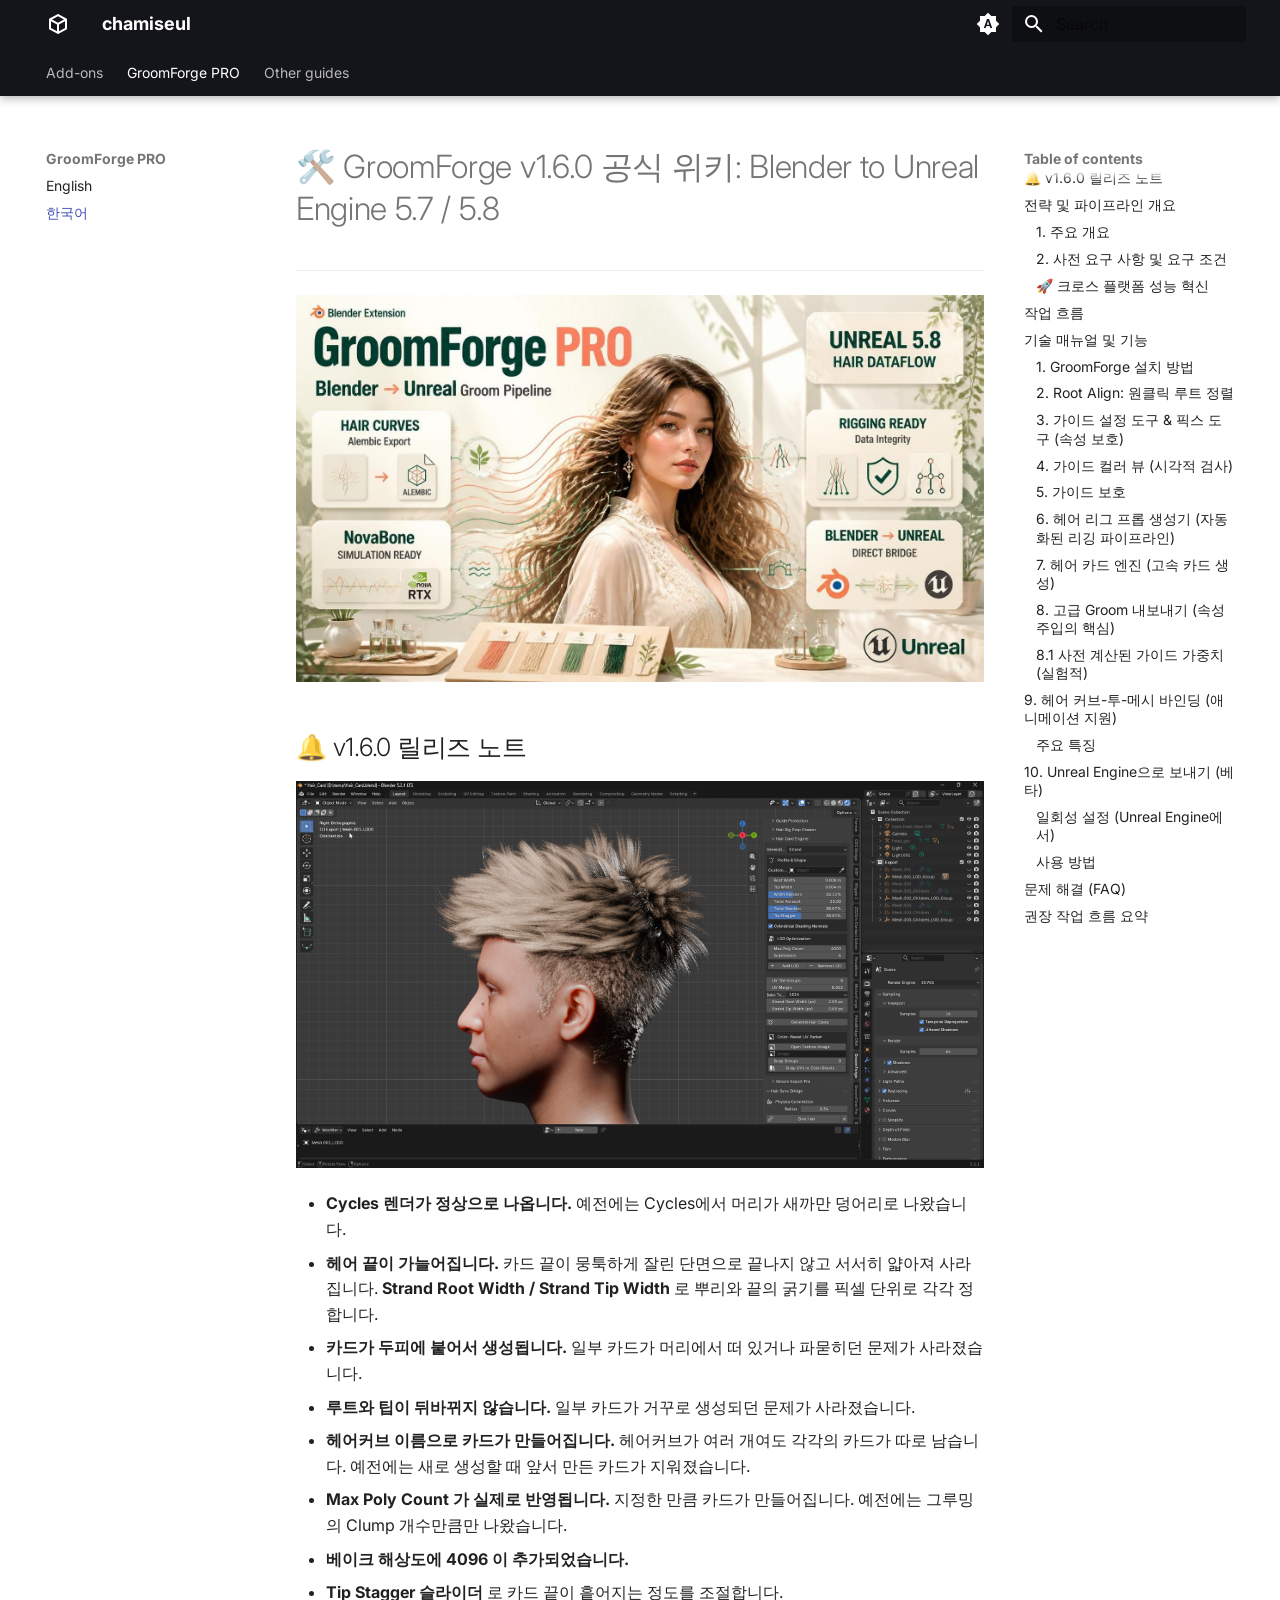
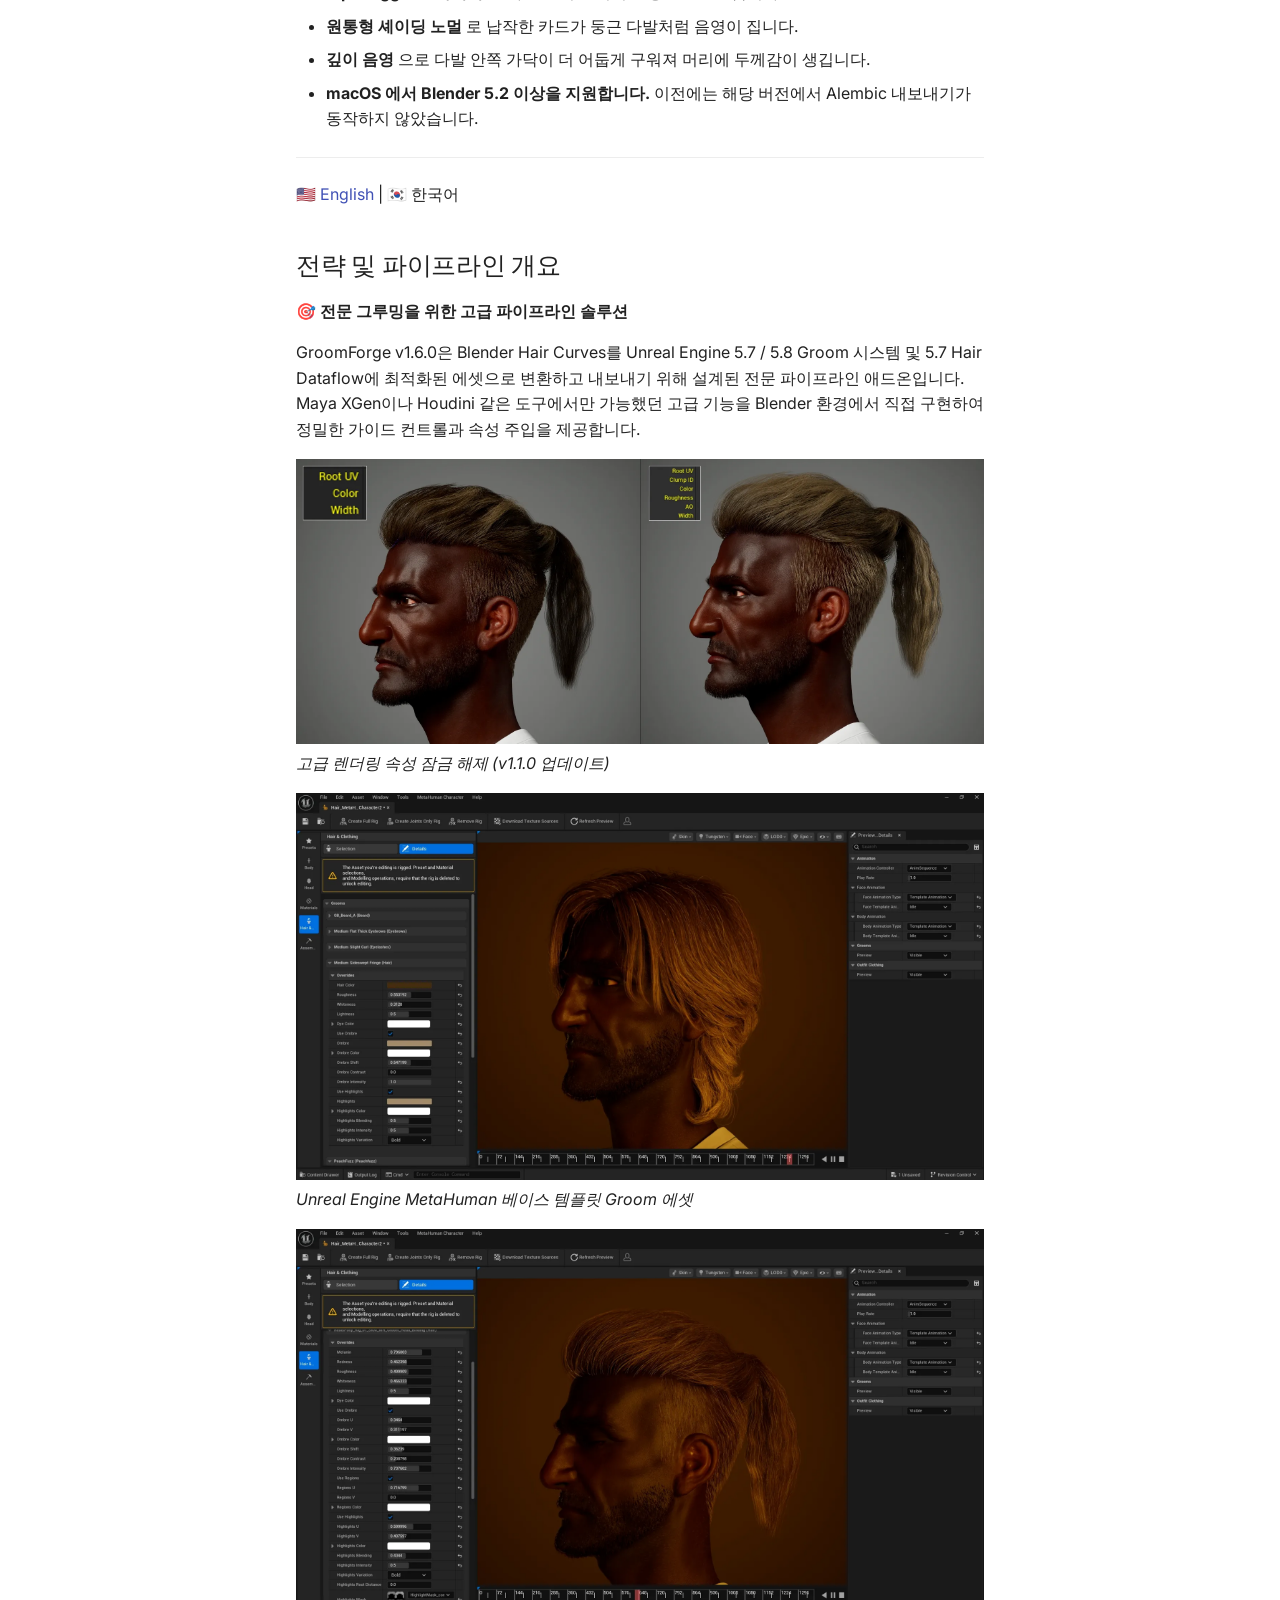
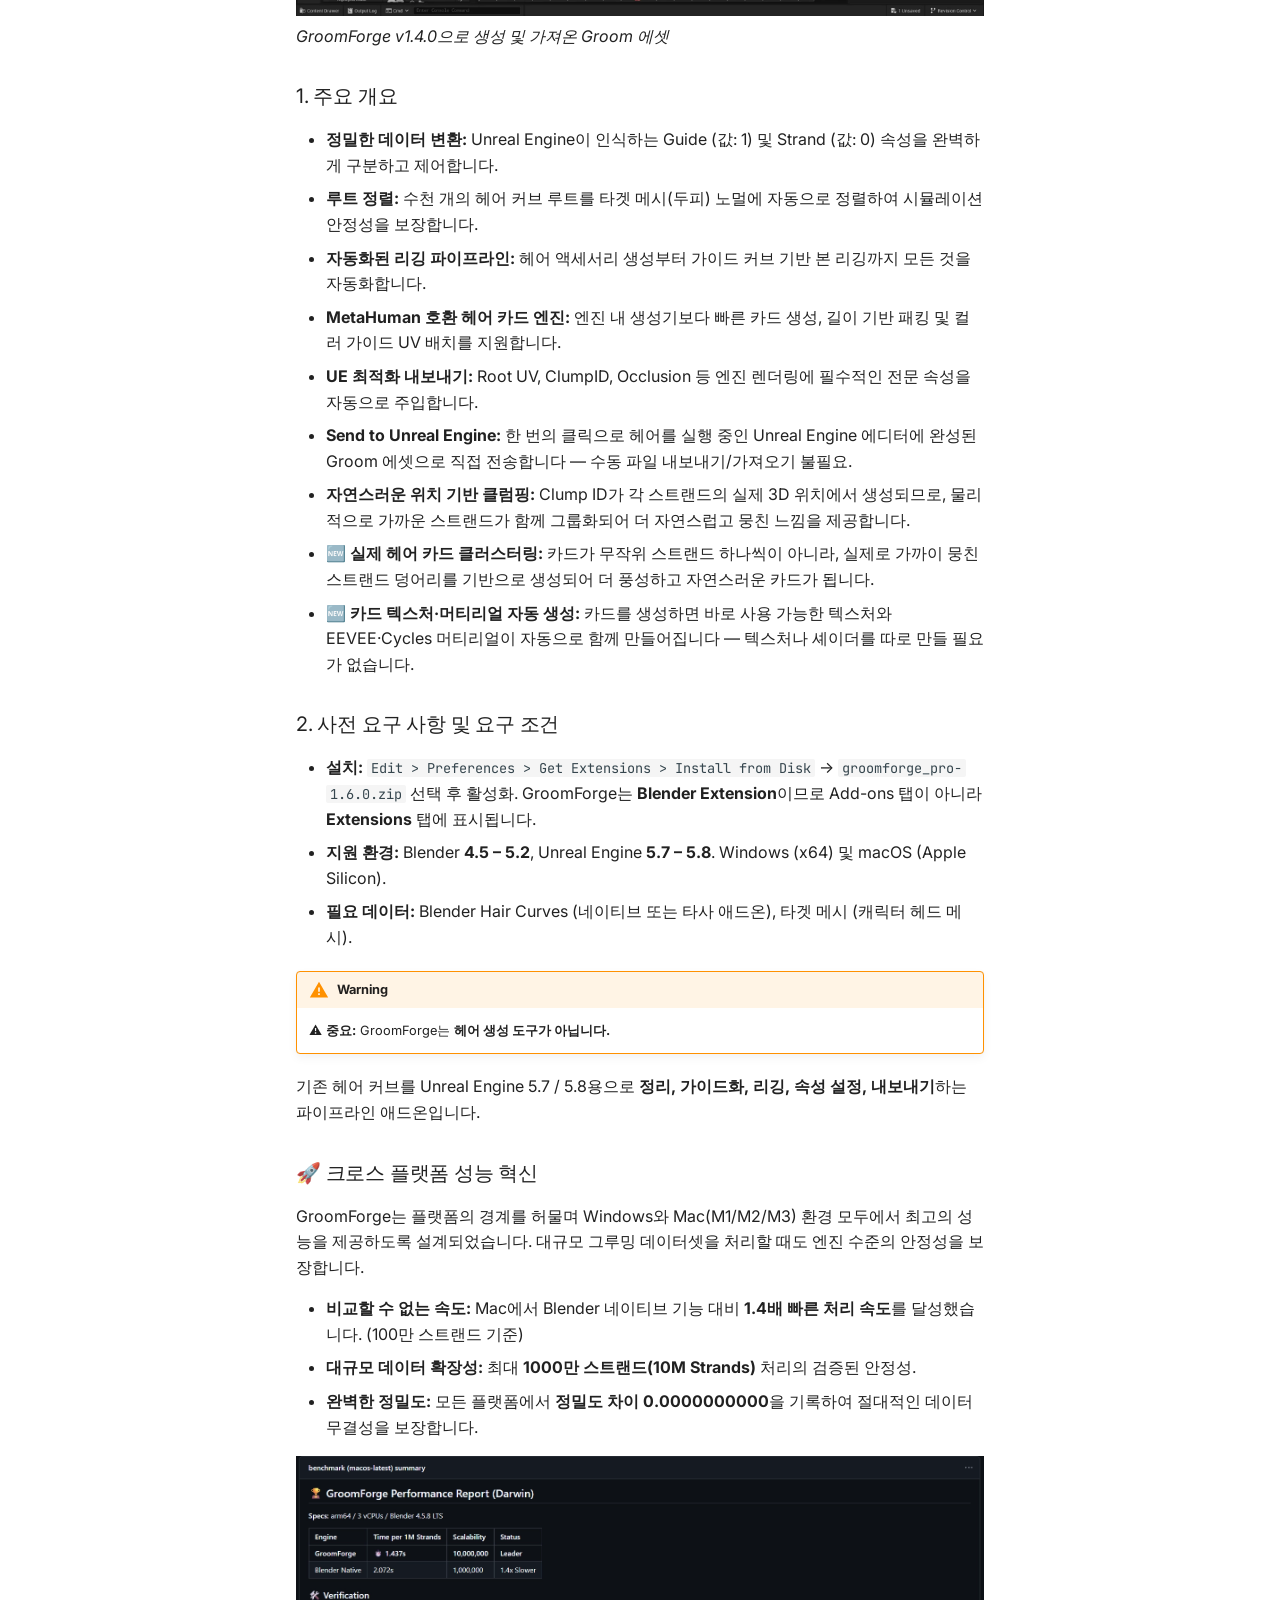
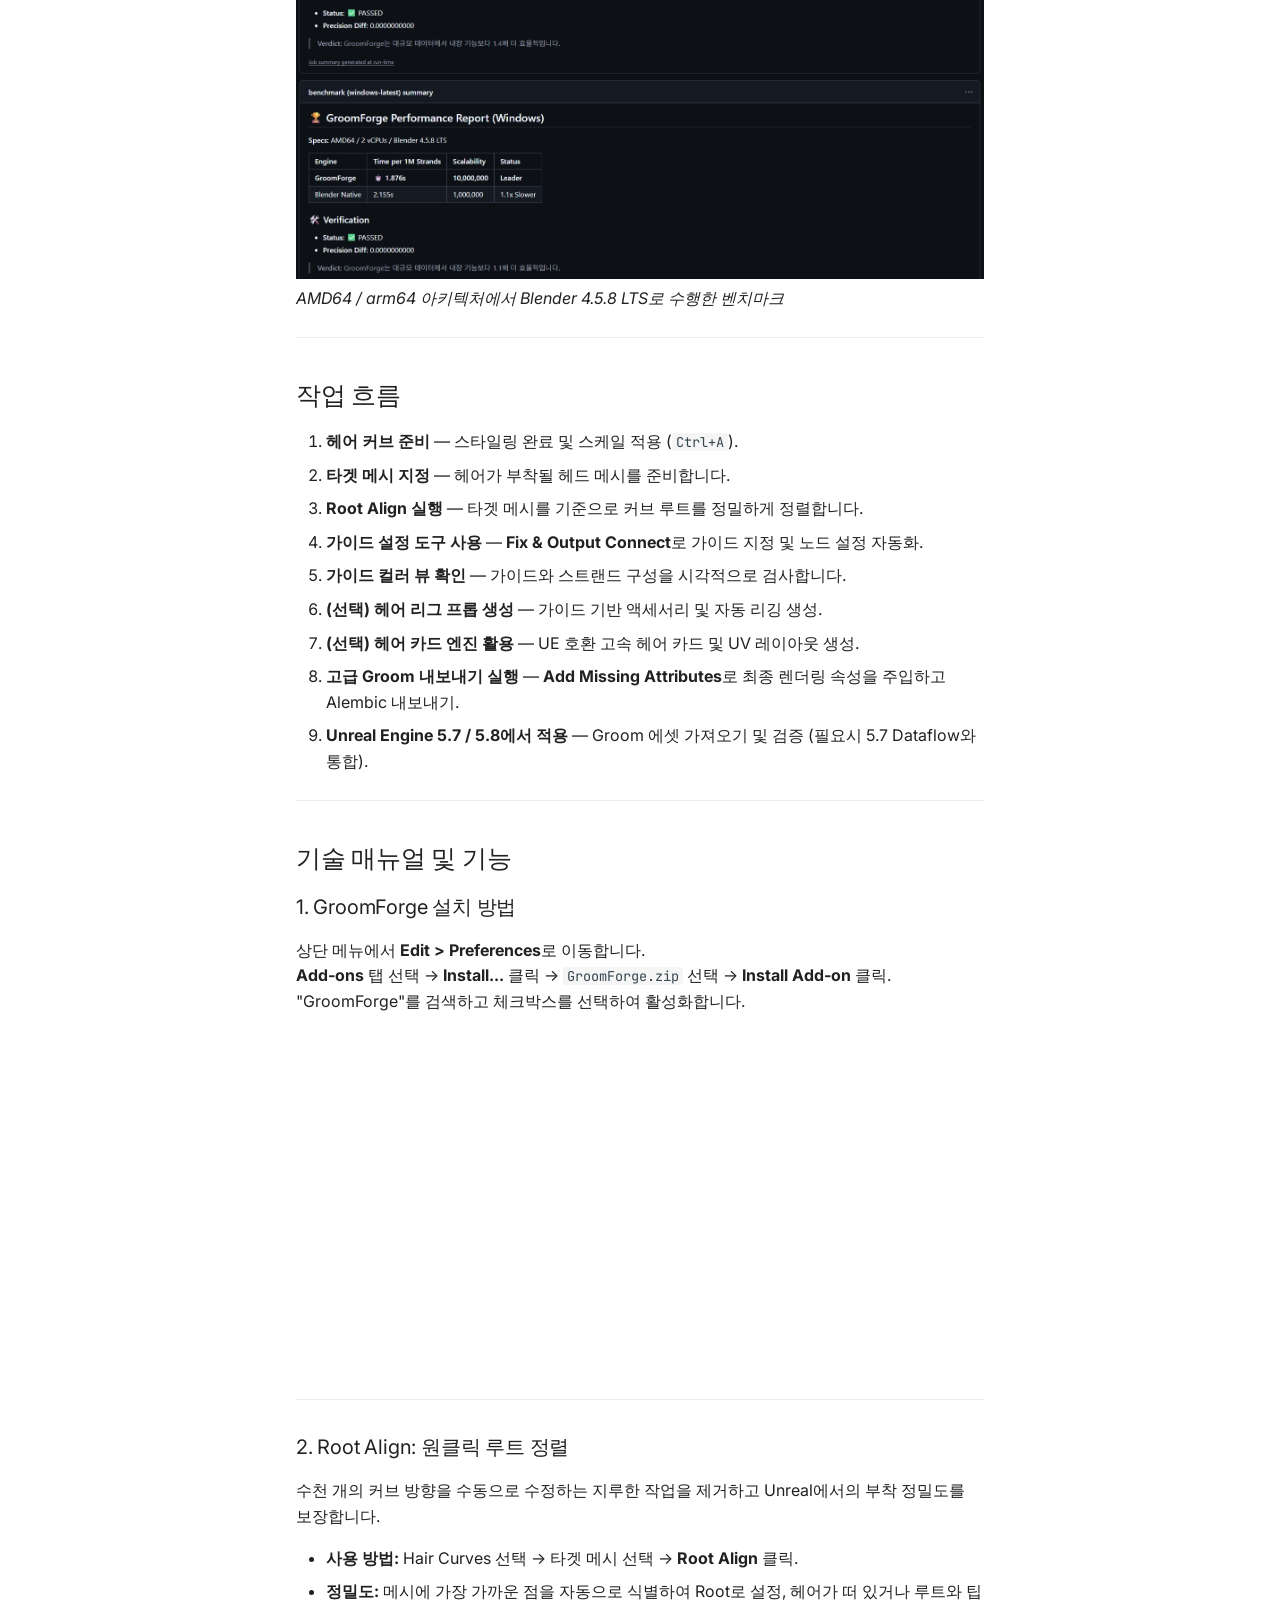
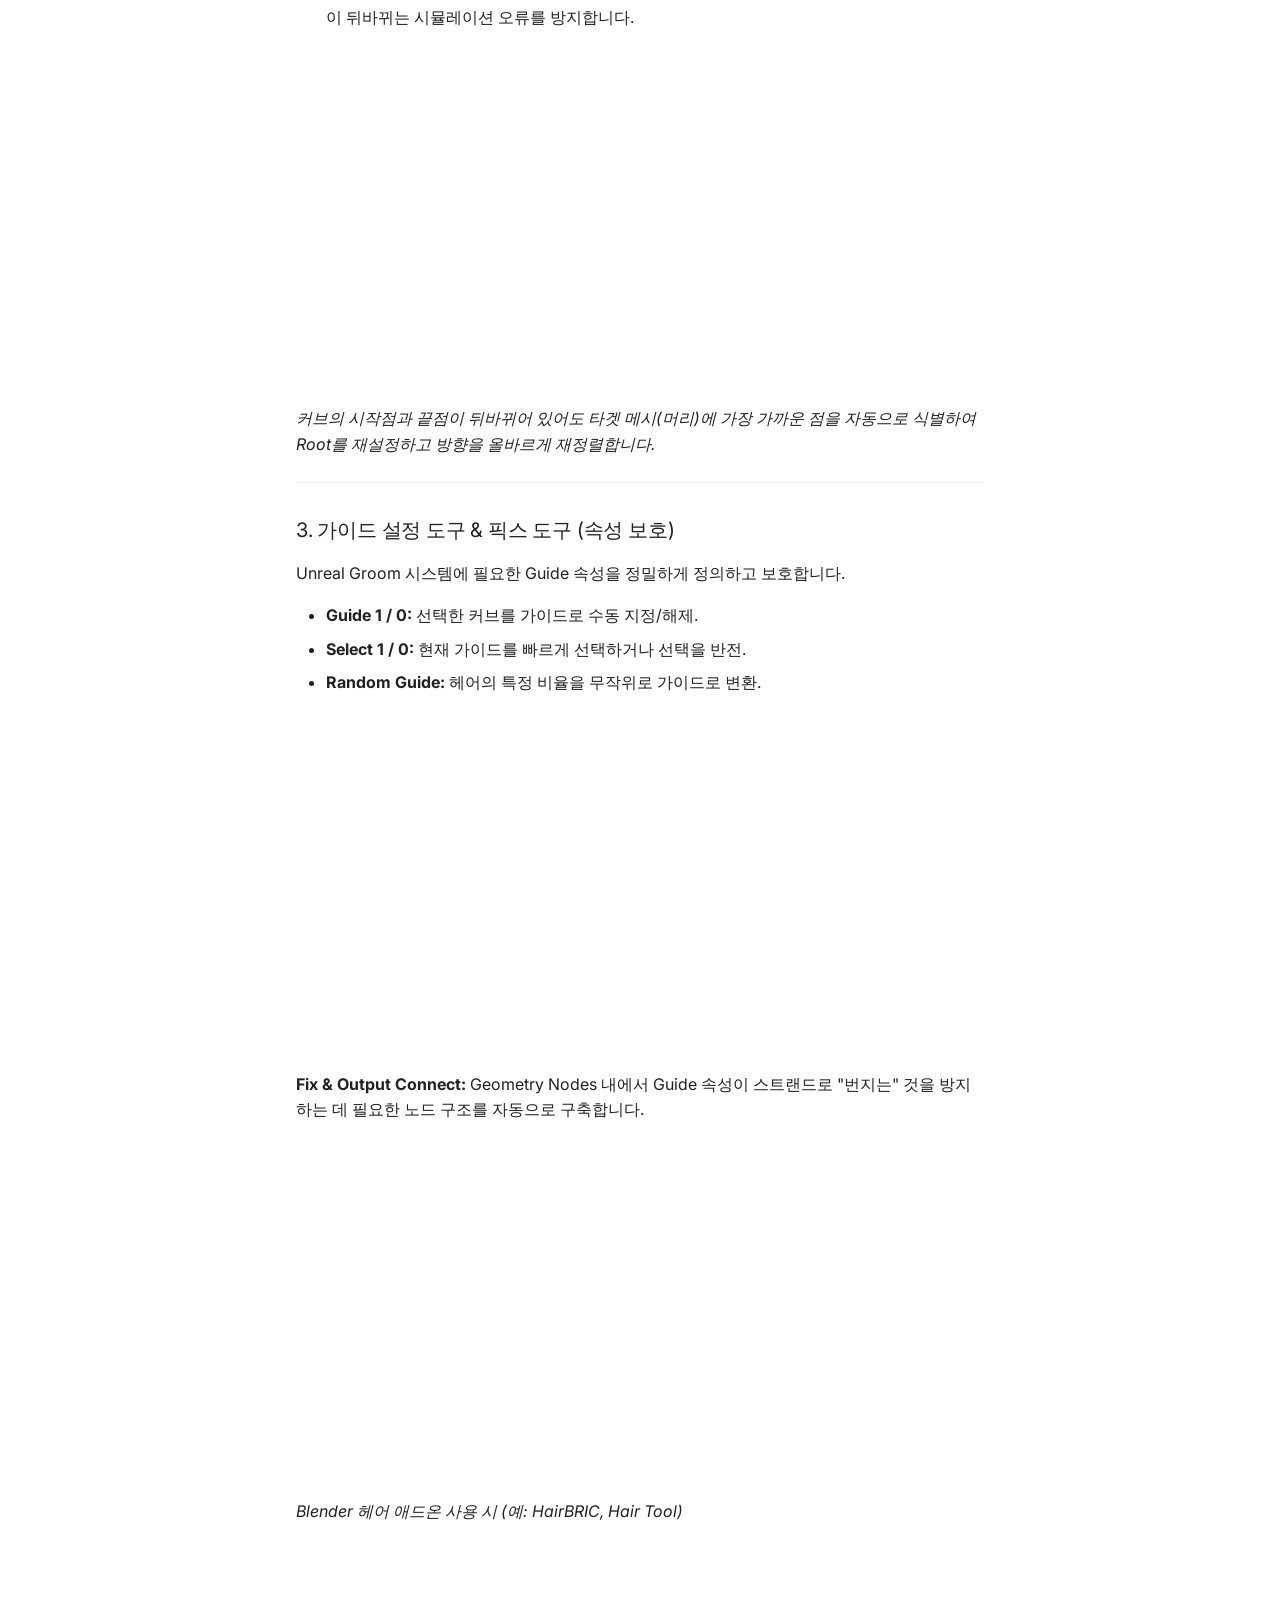
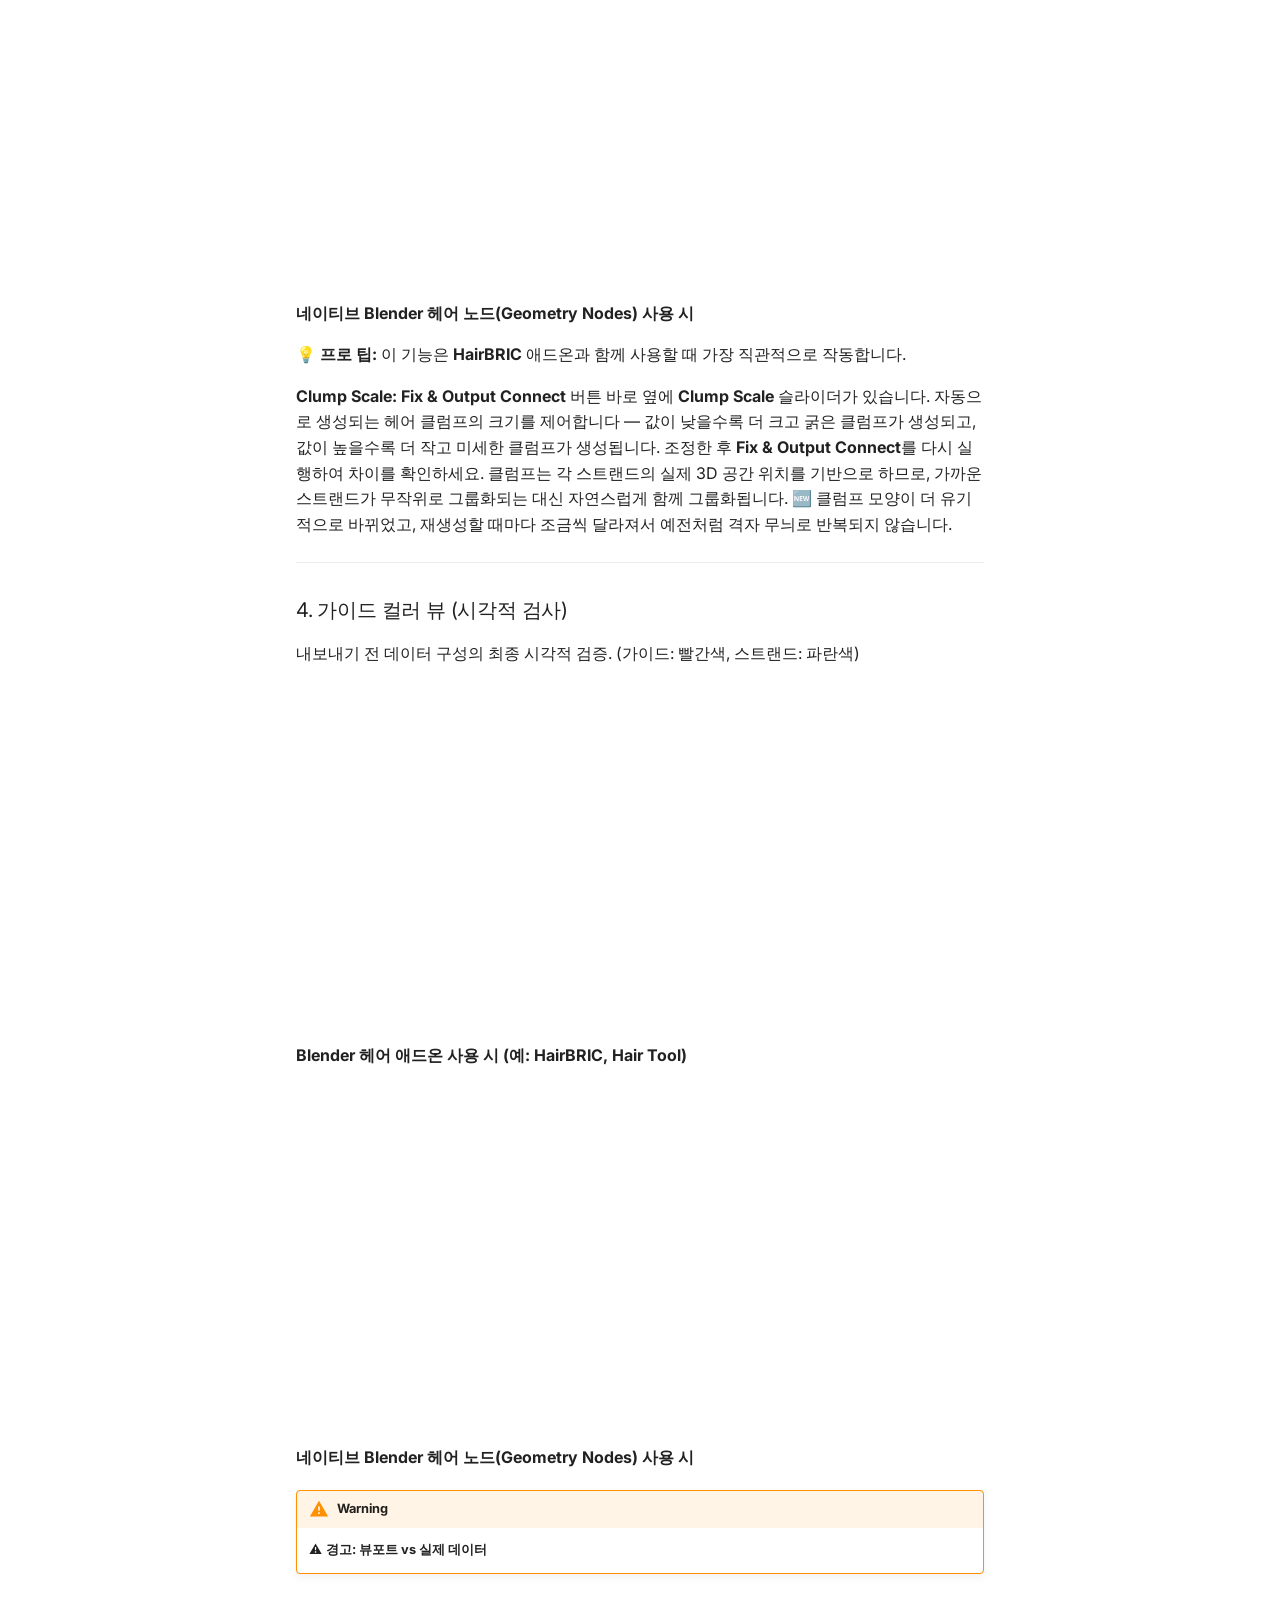
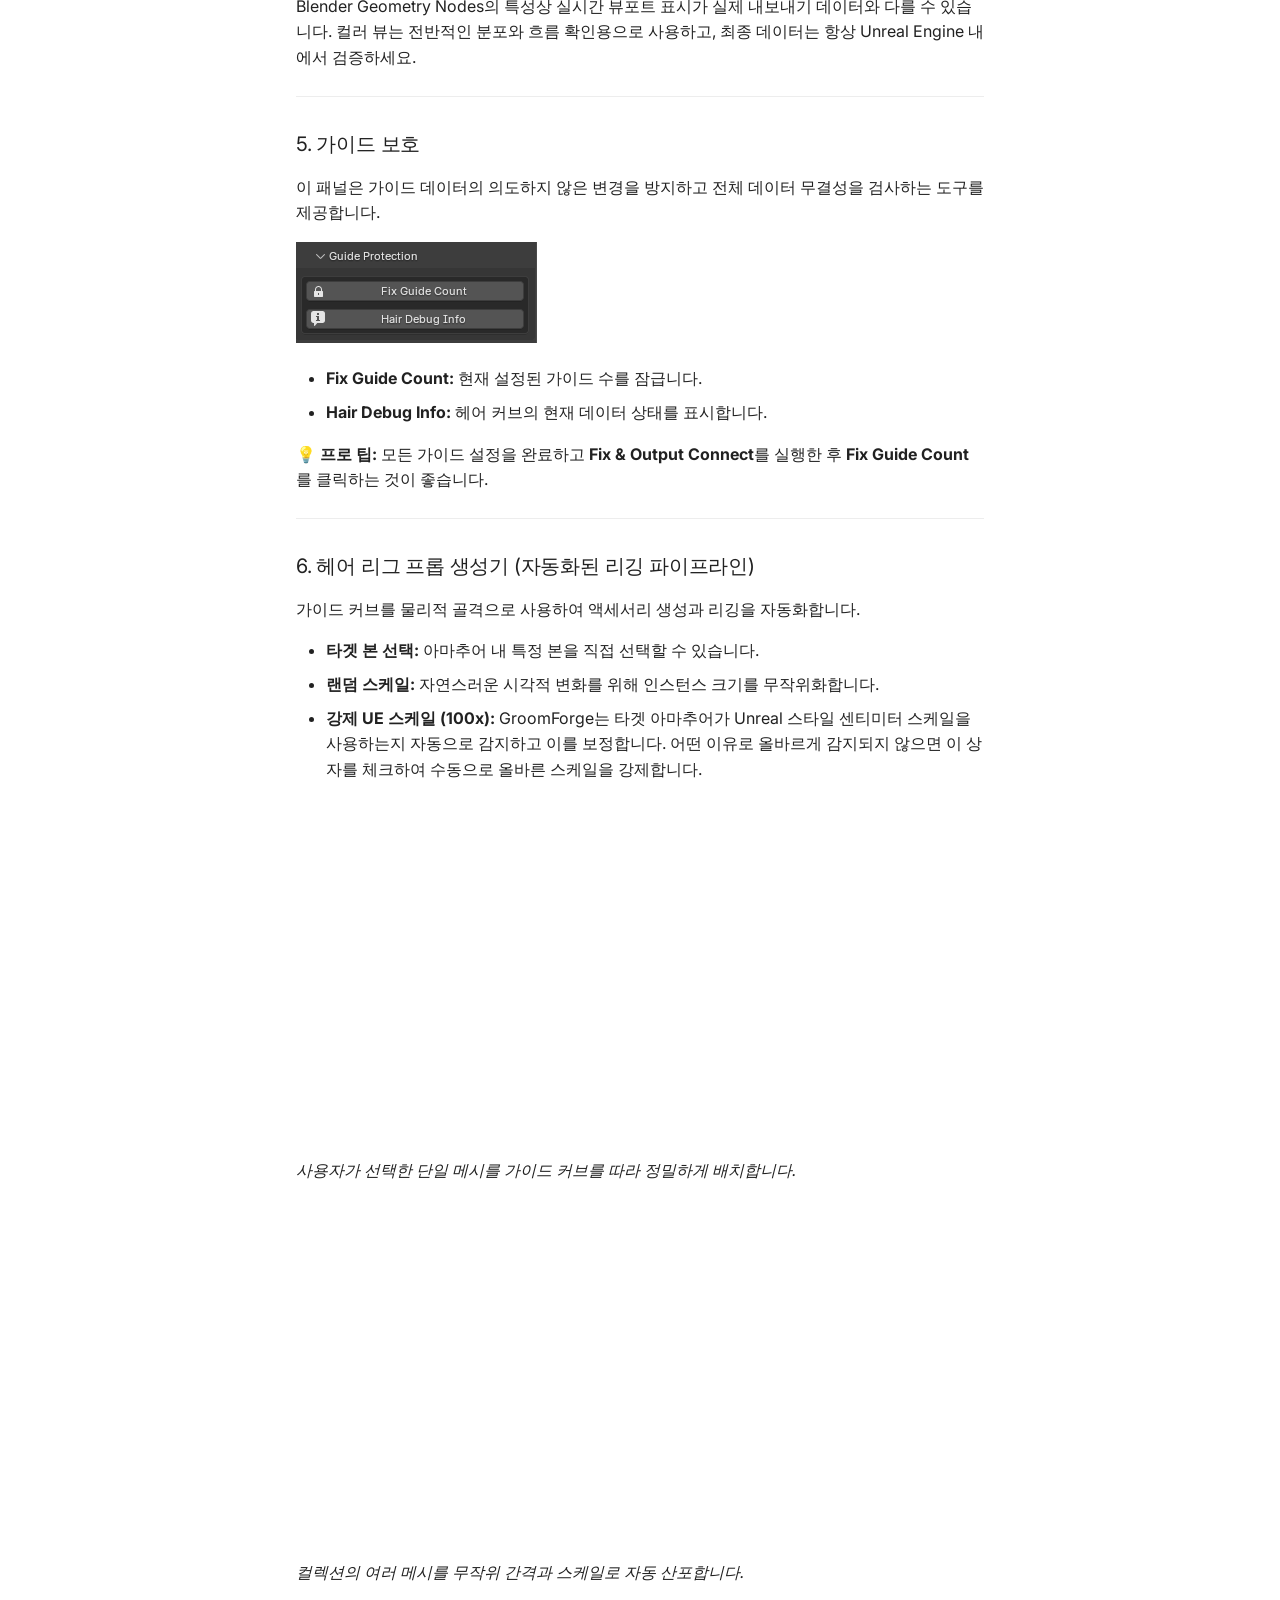
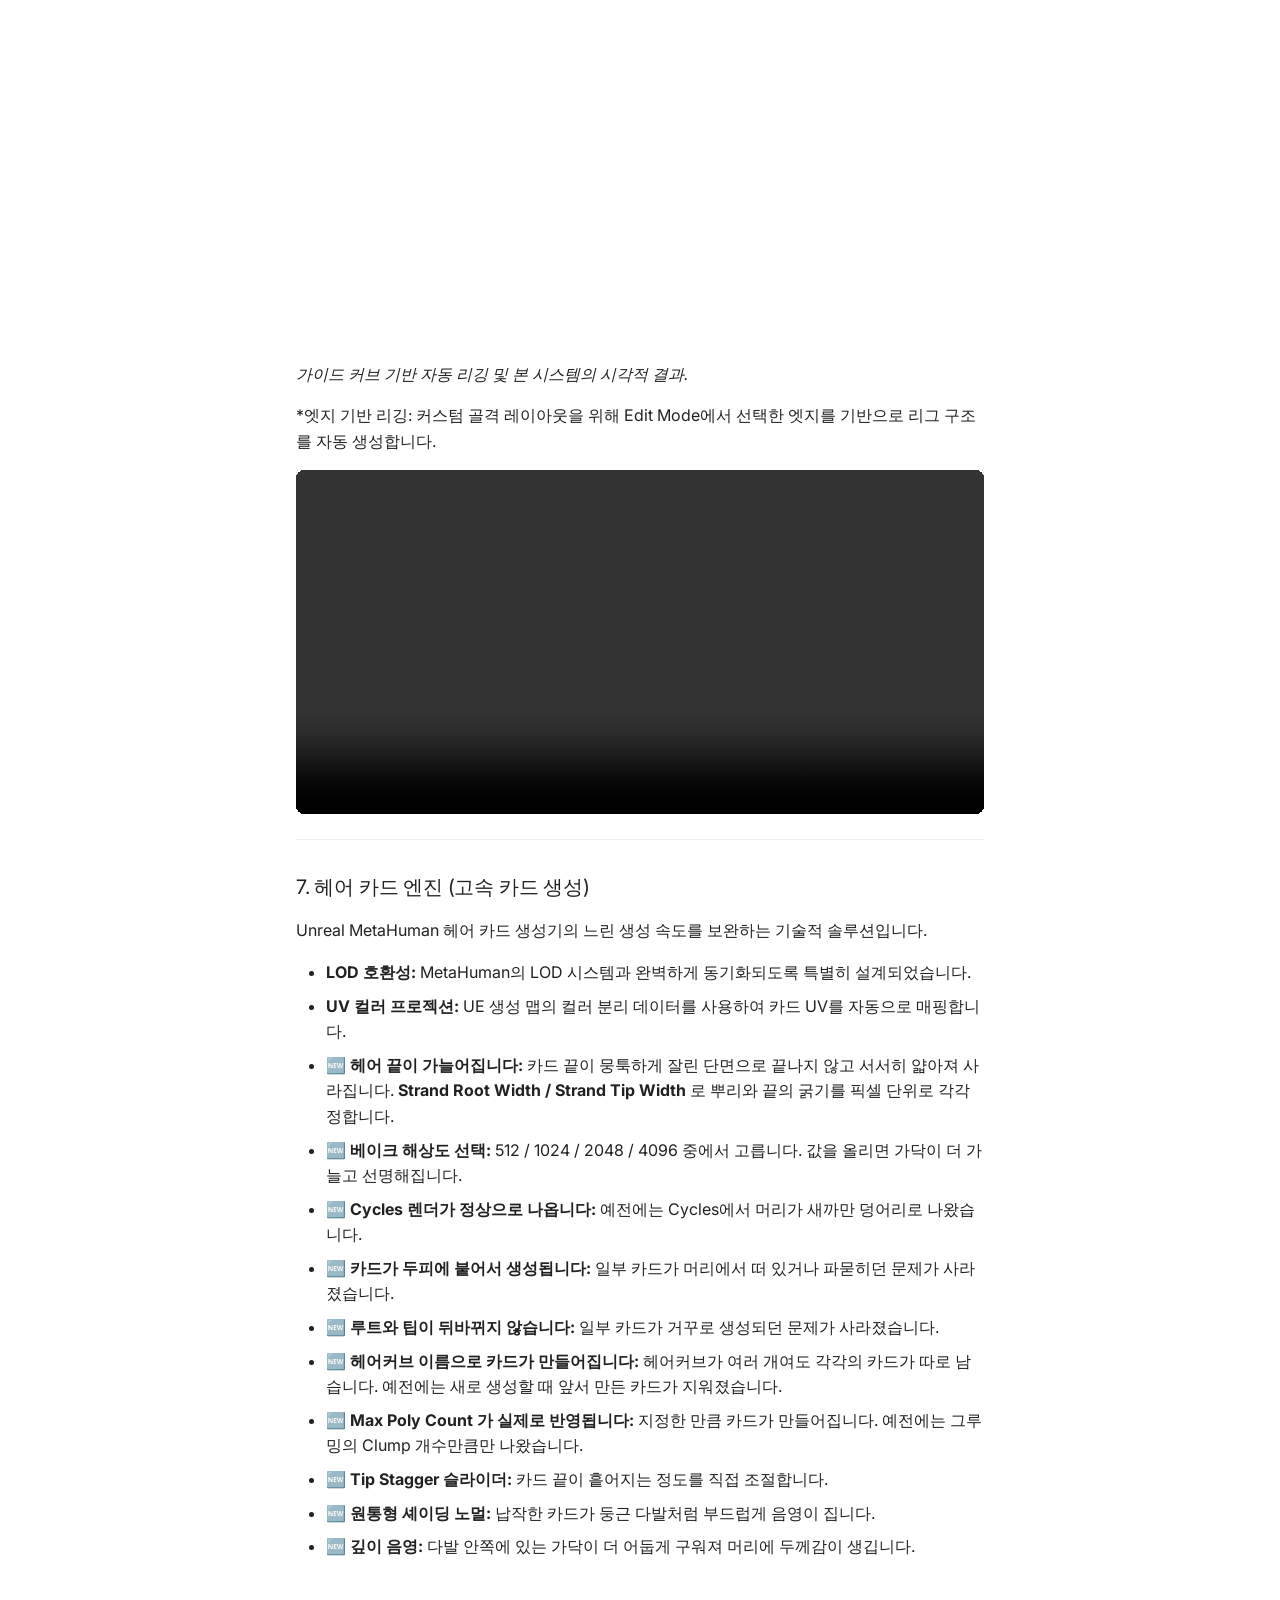
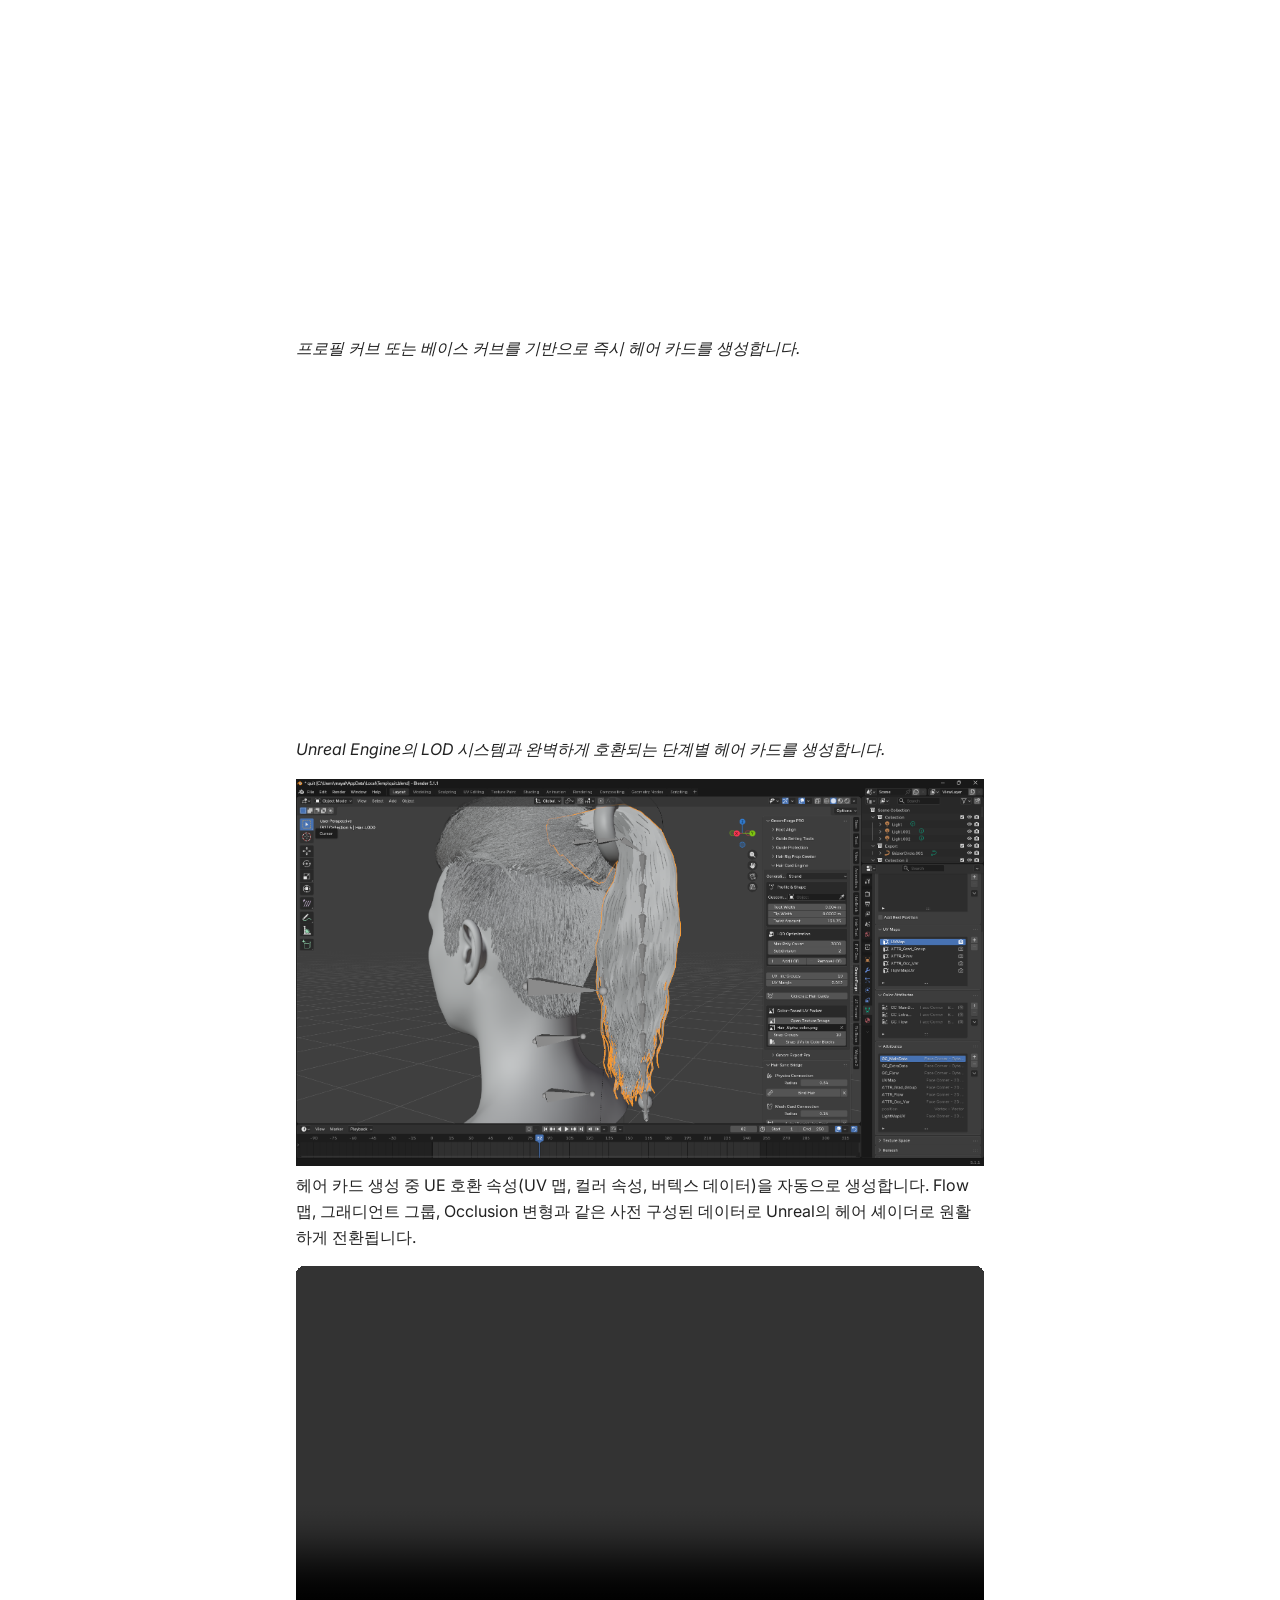
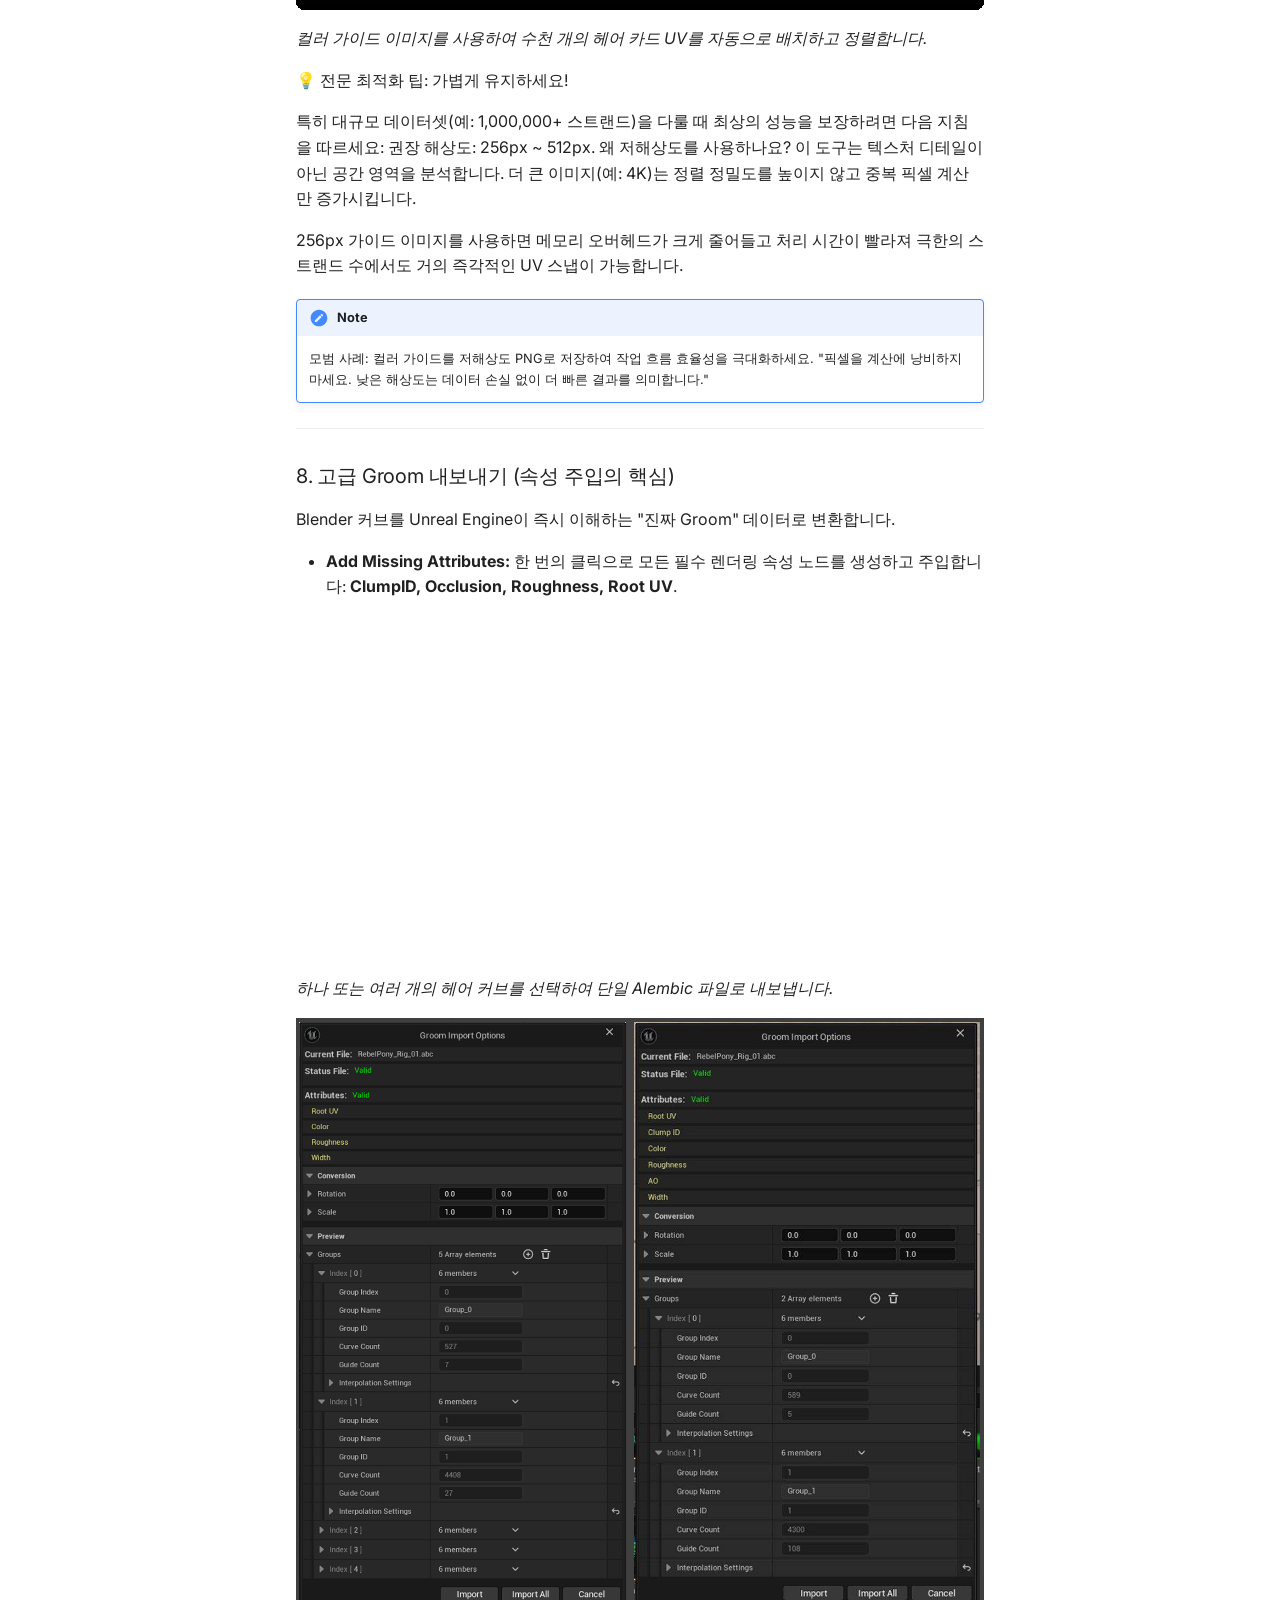
<file: KO_index/index.html>
<!doctype html>
<html lang="en" class="no-js">
  <head>
    
      <meta charset="utf-8">
      <meta name="viewport" content="width=device-width,initial-scale=1">
      
        <meta name="description" content="User guides for the chamiseul Blender and Unreal Engine add-ons">
      
      
        <meta name="author" content="chamiseul">
      
      
        <link rel="canonical" href="https://mayalhc.github.io/GroomForge-Wiki/KO_index/">
      
      
        <link rel="prev" href="../guide/">
      
      
        <link rel="next" href="../guides/">
      
      
        
      
      
      <link rel="icon" href="../assets/images/favicon.png">
      <meta name="generator" content="mkdocs-1.6.1, mkdocs-material-9.7.7">
    
    
      
        <title>한국어 - chamiseul</title>
      
    
    
      <link rel="stylesheet" href="../assets/stylesheets/main.ec1eaa64.min.css">
      
        
        <link rel="stylesheet" href="../assets/stylesheets/palette.ab4e12ef.min.css">
      
      


    
    
      
    
    
      
        
        
        <link rel="preconnect" href="https://fonts.gstatic.com" crossorigin>
        <link rel="stylesheet" href="https://fonts.googleapis.com/css?family=Inter:300,300i,400,400i,700,700i%7CJetBrains+Mono:400,400i,700,700i&display=fallback">
        <style>:root{--md-text-font:"Inter";--md-code-font:"JetBrains Mono"}</style>
      
    
    
      <link rel="stylesheet" href="../custom.css">
    
    <script>__md_scope=new URL("..",location),__md_hash=e=>[...e].reduce(((e,_)=>(e<<5)-e+_.charCodeAt(0)),0),__md_get=(e,_=localStorage,t=__md_scope)=>JSON.parse(_.getItem(t.pathname+"."+e)),__md_set=(e,_,t=localStorage,a=__md_scope)=>{try{t.setItem(a.pathname+"."+e,JSON.stringify(_))}catch(e){}}</script>
    
      
  


  
  

<script id="__analytics">function __md_analytics(){function e(){dataLayer.push(arguments)}window.dataLayer=window.dataLayer||[],e("js",new Date),e("config","G-SNSJS19D0M"),document.addEventListener("DOMContentLoaded",(function(){document.forms.search&&document.forms.search.query.addEventListener("blur",(function(){this.value&&e("event","search",{search_term:this.value})}));document$.subscribe((function(){var t=document.forms.feedback;if(void 0!==t)for(var a of t.querySelectorAll("[type=submit]"))a.addEventListener("click",(function(a){a.preventDefault();var n=document.location.pathname,d=this.getAttribute("data-md-value");e("event","feedback",{page:n,data:d}),t.firstElementChild.disabled=!0;var r=t.querySelector(".md-feedback__note [data-md-value='"+d+"']");r&&(r.hidden=!1)})),t.hidden=!1})),location$.subscribe((function(t){e("config","G-SNSJS19D0M",{page_path:t.pathname})}))}));var t=document.createElement("script");t.async=!0,t.src="https://www.googletagmanager.com/gtag/js?id=G-SNSJS19D0M",document.getElementById("__analytics").insertAdjacentElement("afterEnd",t)}</script>
  
    <script>"undefined"!=typeof __md_analytics&&__md_analytics()</script>
  

    
    
  </head>
  
  
    
    
      
    
    
    
    
    <body dir="ltr" data-md-color-scheme="default" data-md-color-primary="indigo" data-md-color-accent="indigo">
  
    
    <input class="md-toggle" data-md-toggle="drawer" type="checkbox" id="__drawer" autocomplete="off">
    <input class="md-toggle" data-md-toggle="search" type="checkbox" id="__search" autocomplete="off">
    <label class="md-overlay" for="__drawer"></label>
    <div data-md-component="skip">
      
        
        <a href="#groomforge-v160-blender-to-unreal-engine-57-58" class="md-skip">
          Skip to content
        </a>
      
    </div>
    <div data-md-component="announce">
      
    </div>
    
    
      

  

<header class="md-header md-header--shadow md-header--lifted" data-md-component="header">
  <nav class="md-header__inner md-grid" aria-label="Header">
    <a href=".." title="chamiseul" class="md-header__button md-logo" aria-label="chamiseul" data-md-component="logo">
      
  
  <svg xmlns="http://www.w3.org/2000/svg" viewBox="0 0 24 24"><path d="M21 16.5c0 .38-.21.71-.53.88l-7.9 4.44c-.16.12-.36.18-.57.18s-.41-.06-.57-.18l-7.9-4.44A.99.99 0 0 1 3 16.5v-9c0-.38.21-.71.53-.88l7.9-4.44c.16-.12.36-.18.57-.18s.41.06.57.18l7.9 4.44c.32.17.53.5.53.88zM12 4.15 6.04 7.5 12 10.85l5.96-3.35zM5 15.91l6 3.38v-6.71L5 9.21zm14 0v-6.7l-6 3.37v6.71z"/></svg>

    </a>
    <label class="md-header__button md-icon" for="__drawer">
      
      <svg xmlns="http://www.w3.org/2000/svg" viewBox="0 0 24 24"><path d="M3 6h18v2H3zm0 5h18v2H3zm0 5h18v2H3z"/></svg>
    </label>
    <div class="md-header__title" data-md-component="header-title">
      <div class="md-header__ellipsis">
        <div class="md-header__topic">
          <span class="md-ellipsis">
            chamiseul
          </span>
        </div>
        <div class="md-header__topic" data-md-component="header-topic">
          <span class="md-ellipsis">
            
              한국어
            
          </span>
        </div>
      </div>
    </div>
    
      
        <form class="md-header__option" data-md-component="palette">
  
    
    
    
    <input class="md-option" data-md-color-media="(prefers-color-scheme)" data-md-color-scheme="default" data-md-color-primary="indigo" data-md-color-accent="indigo"  aria-label="Follow system"  type="radio" name="__palette" id="__palette_0">
    
      <label class="md-header__button md-icon" title="Follow system" for="__palette_1" hidden>
        <svg xmlns="http://www.w3.org/2000/svg" viewBox="0 0 24 24"><path d="m14.3 16-.7-2h-3.2l-.7 2H7.8L11 7h2l3.2 9zM20 8.69V4h-4.69L12 .69 8.69 4H4v4.69L.69 12 4 15.31V20h4.69L12 23.31 15.31 20H20v-4.69L23.31 12zm-9.15 3.96h2.3L12 9z"/></svg>
      </label>
    
  
    
    
    
    <input class="md-option" data-md-color-media="(prefers-color-scheme: light)" data-md-color-scheme="default" data-md-color-primary="black" data-md-color-accent="amber"  aria-label="Light mode"  type="radio" name="__palette" id="__palette_1">
    
      <label class="md-header__button md-icon" title="Light mode" for="__palette_2" hidden>
        <svg xmlns="http://www.w3.org/2000/svg" viewBox="0 0 24 24"><path d="M12 8a4 4 0 0 0-4 4 4 4 0 0 0 4 4 4 4 0 0 0 4-4 4 4 0 0 0-4-4m0 10a6 6 0 0 1-6-6 6 6 0 0 1 6-6 6 6 0 0 1 6 6 6 6 0 0 1-6 6m8-9.31V4h-4.69L12 .69 8.69 4H4v4.69L.69 12 4 15.31V20h4.69L12 23.31 15.31 20H20v-4.69L23.31 12z"/></svg>
      </label>
    
  
    
    
    
    <input class="md-option" data-md-color-media="(prefers-color-scheme: dark)" data-md-color-scheme="slate" data-md-color-primary="black" data-md-color-accent="amber"  aria-label="Dark mode"  type="radio" name="__palette" id="__palette_2">
    
      <label class="md-header__button md-icon" title="Dark mode" for="__palette_0" hidden>
        <svg xmlns="http://www.w3.org/2000/svg" viewBox="0 0 24 24"><path d="M12 18c-.89 0-1.74-.2-2.5-.55C11.56 16.5 13 14.42 13 12s-1.44-4.5-3.5-5.45C10.26 6.2 11.11 6 12 6a6 6 0 0 1 6 6 6 6 0 0 1-6 6m8-9.31V4h-4.69L12 .69 8.69 4H4v4.69L.69 12 4 15.31V20h4.69L12 23.31 15.31 20H20v-4.69L23.31 12z"/></svg>
      </label>
    
  
</form>
      
    
    
      <script>var palette=__md_get("__palette");if(palette&&palette.color){if("(prefers-color-scheme)"===palette.color.media){var media=matchMedia("(prefers-color-scheme: light)"),input=document.querySelector(media.matches?"[data-md-color-media='(prefers-color-scheme: light)']":"[data-md-color-media='(prefers-color-scheme: dark)']");palette.color.media=input.getAttribute("data-md-color-media"),palette.color.scheme=input.getAttribute("data-md-color-scheme"),palette.color.primary=input.getAttribute("data-md-color-primary"),palette.color.accent=input.getAttribute("data-md-color-accent")}for(var[key,value]of Object.entries(palette.color))document.body.setAttribute("data-md-color-"+key,value)}</script>
    
    
    
      
      
        <label class="md-header__button md-icon" for="__search">
          
          <svg xmlns="http://www.w3.org/2000/svg" viewBox="0 0 24 24"><path d="M9.5 3A6.5 6.5 0 0 1 16 9.5c0 1.61-.59 3.09-1.56 4.23l.27.27h.79l5 5-1.5 1.5-5-5v-.79l-.27-.27A6.52 6.52 0 0 1 9.5 16 6.5 6.5 0 0 1 3 9.5 6.5 6.5 0 0 1 9.5 3m0 2C7 5 5 7 5 9.5S7 14 9.5 14 14 12 14 9.5 12 5 9.5 5"/></svg>
        </label>
        <div class="md-search" data-md-component="search" role="dialog">
  <label class="md-search__overlay" for="__search"></label>
  <div class="md-search__inner" role="search">
    <form class="md-search__form" name="search">
      <input type="text" class="md-search__input" name="query" aria-label="Search" placeholder="Search" autocapitalize="off" autocorrect="off" autocomplete="off" spellcheck="false" data-md-component="search-query" required>
      <label class="md-search__icon md-icon" for="__search">
        
        <svg xmlns="http://www.w3.org/2000/svg" viewBox="0 0 24 24"><path d="M9.5 3A6.5 6.5 0 0 1 16 9.5c0 1.61-.59 3.09-1.56 4.23l.27.27h.79l5 5-1.5 1.5-5-5v-.79l-.27-.27A6.52 6.52 0 0 1 9.5 16 6.5 6.5 0 0 1 3 9.5 6.5 6.5 0 0 1 9.5 3m0 2C7 5 5 7 5 9.5S7 14 9.5 14 14 12 14 9.5 12 5 9.5 5"/></svg>
        
        <svg xmlns="http://www.w3.org/2000/svg" viewBox="0 0 24 24"><path d="M20 11v2H8l5.5 5.5-1.42 1.42L4.16 12l7.92-7.92L13.5 5.5 8 11z"/></svg>
      </label>
      <nav class="md-search__options" aria-label="Search">
        
        <button type="reset" class="md-search__icon md-icon" title="Clear" aria-label="Clear" tabindex="-1">
          
          <svg xmlns="http://www.w3.org/2000/svg" viewBox="0 0 24 24"><path d="M19 6.41 17.59 5 12 10.59 6.41 5 5 6.41 10.59 12 5 17.59 6.41 19 12 13.41 17.59 19 19 17.59 13.41 12z"/></svg>
        </button>
      </nav>
      
        <div class="md-search__suggest" data-md-component="search-suggest"></div>
      
    </form>
    <div class="md-search__output">
      <div class="md-search__scrollwrap" tabindex="0" data-md-scrollfix>
        <div class="md-search-result" data-md-component="search-result">
          <div class="md-search-result__meta">
            Initializing search
          </div>
          <ol class="md-search-result__list" role="presentation"></ol>
        </div>
      </div>
    </div>
  </div>
</div>
      
    
    
  </nav>
  
    
      
<nav class="md-tabs" aria-label="Tabs" data-md-component="tabs">
  <div class="md-grid">
    <ul class="md-tabs__list">
      
        
  
  
  
  
    <li class="md-tabs__item">
      <a href=".." class="md-tabs__link">
        
  
  
    
  
  Add-ons

      </a>
    </li>
  

      
        
  
  
  
    
  
  
    
    
      <li class="md-tabs__item md-tabs__item--active">
        <a href="../guide/" class="md-tabs__link">
          
  
  
  GroomForge PRO

        </a>
      </li>
    
  

      
        
  
  
  
  
    <li class="md-tabs__item">
      <a href="../guides/" class="md-tabs__link">
        
  
  
    
  
  Other guides

      </a>
    </li>
  

      
    </ul>
  </div>
</nav>
    
  
</header>
    
    <div class="md-container" data-md-component="container">
      
      
        
      
      <main class="md-main" data-md-component="main">
        <div class="md-main__inner md-grid">
          
            
              
              <div class="md-sidebar md-sidebar--primary" data-md-component="sidebar" data-md-type="navigation" >
                <div class="md-sidebar__scrollwrap">
                  <div class="md-sidebar__inner">
                    


  


<nav class="md-nav md-nav--primary md-nav--lifted" aria-label="Navigation" data-md-level="0">
  <label class="md-nav__title" for="__drawer">
    <a href=".." title="chamiseul" class="md-nav__button md-logo" aria-label="chamiseul" data-md-component="logo">
      
  
  <svg xmlns="http://www.w3.org/2000/svg" viewBox="0 0 24 24"><path d="M21 16.5c0 .38-.21.71-.53.88l-7.9 4.44c-.16.12-.36.18-.57.18s-.41-.06-.57-.18l-7.9-4.44A.99.99 0 0 1 3 16.5v-9c0-.38.21-.71.53-.88l7.9-4.44c.16-.12.36-.18.57-.18s.41.06.57.18l7.9 4.44c.32.17.53.5.53.88zM12 4.15 6.04 7.5 12 10.85l5.96-3.35zM5 15.91l6 3.38v-6.71L5 9.21zm14 0v-6.7l-6 3.37v6.71z"/></svg>

    </a>
    chamiseul
  </label>
  
  <ul class="md-nav__list" data-md-scrollfix>
    
      
      
  
  
  
  
    <li class="md-nav__item">
      <a href=".." class="md-nav__link">
        
  
  
  <span class="md-ellipsis">
    
  
    Add-ons
  

    
  </span>
  
  

      </a>
    </li>
  

    
      
      
  
  
    
  
  
  
    
    
    
    
      
        
        
      
      
        
      
    
    
    <li class="md-nav__item md-nav__item--active md-nav__item--section md-nav__item--nested">
      
        
        
        <input class="md-nav__toggle md-toggle " type="checkbox" id="__nav_2" checked>
        
          
          <label class="md-nav__link" for="__nav_2" id="__nav_2_label" tabindex="">
            
  
  
  <span class="md-ellipsis">
    
  
    GroomForge PRO
  

    
  </span>
  
  

            <span class="md-nav__icon md-icon"></span>
          </label>
        
        <nav class="md-nav" data-md-level="1" aria-labelledby="__nav_2_label" aria-expanded="true">
          <label class="md-nav__title" for="__nav_2">
            <span class="md-nav__icon md-icon"></span>
            
  
    GroomForge PRO
  

          </label>
          <ul class="md-nav__list" data-md-scrollfix>
            
              
                
  
  
  
  
    <li class="md-nav__item">
      <a href="../guide/" class="md-nav__link">
        
  
  
  <span class="md-ellipsis">
    
  
    English
  

    
  </span>
  
  

      </a>
    </li>
  

              
            
              
                
  
  
    
  
  
  
    <li class="md-nav__item md-nav__item--active">
      
      <input class="md-nav__toggle md-toggle" type="checkbox" id="__toc">
      
      
        
      
      
        <label class="md-nav__link md-nav__link--active" for="__toc">
          
  
  
  <span class="md-ellipsis">
    
  
    한국어
  

    
  </span>
  
  

          <span class="md-nav__icon md-icon"></span>
        </label>
      
      <a href="./" class="md-nav__link md-nav__link--active">
        
  
  
  <span class="md-ellipsis">
    
  
    한국어
  

    
  </span>
  
  

      </a>
      
        

<nav class="md-nav md-nav--secondary" aria-label="Table of contents">
  
  
  
    
  
  
    <label class="md-nav__title" for="__toc">
      <span class="md-nav__icon md-icon"></span>
      Table of contents
    </label>
    <ul class="md-nav__list" data-md-component="toc" data-md-scrollfix>
      
        <li class="md-nav__item">
  <a href="#v160" class="md-nav__link">
    <span class="md-ellipsis">
      
        🔔 v1.6.0 릴리즈 노트
      
    </span>
  </a>
  
</li>
      
        <li class="md-nav__item">
  <a href="#_1" class="md-nav__link">
    <span class="md-ellipsis">
      
        전략 및 파이프라인 개요
      
    </span>
  </a>
  
    <nav class="md-nav" aria-label="전략 및 파이프라인 개요">
      <ul class="md-nav__list">
        
          <li class="md-nav__item">
  <a href="#1" class="md-nav__link">
    <span class="md-ellipsis">
      
        1. 주요 개요
      
    </span>
  </a>
  
</li>
        
          <li class="md-nav__item">
  <a href="#2" class="md-nav__link">
    <span class="md-ellipsis">
      
        2. 사전 요구 사항 및 요구 조건
      
    </span>
  </a>
  
</li>
        
          <li class="md-nav__item">
  <a href="#_2" class="md-nav__link">
    <span class="md-ellipsis">
      
        🚀 크로스 플랫폼 성능 혁신
      
    </span>
  </a>
  
</li>
        
      </ul>
    </nav>
  
</li>
      
        <li class="md-nav__item">
  <a href="#_3" class="md-nav__link">
    <span class="md-ellipsis">
      
        작업 흐름
      
    </span>
  </a>
  
</li>
      
        <li class="md-nav__item">
  <a href="#_4" class="md-nav__link">
    <span class="md-ellipsis">
      
        기술 매뉴얼 및 기능
      
    </span>
  </a>
  
    <nav class="md-nav" aria-label="기술 매뉴얼 및 기능">
      <ul class="md-nav__list">
        
          <li class="md-nav__item">
  <a href="#1-groomforge" class="md-nav__link">
    <span class="md-ellipsis">
      
        1. GroomForge 설치 방법
      
    </span>
  </a>
  
</li>
        
          <li class="md-nav__item">
  <a href="#2-root-align" class="md-nav__link">
    <span class="md-ellipsis">
      
        2. Root Align: 원클릭 루트 정렬
      
    </span>
  </a>
  
</li>
        
          <li class="md-nav__item">
  <a href="#3" class="md-nav__link">
    <span class="md-ellipsis">
      
        3. 가이드 설정 도구 &amp; 픽스 도구 (속성 보호)
      
    </span>
  </a>
  
</li>
        
          <li class="md-nav__item">
  <a href="#4" class="md-nav__link">
    <span class="md-ellipsis">
      
        4. 가이드 컬러 뷰 (시각적 검사)
      
    </span>
  </a>
  
</li>
        
          <li class="md-nav__item">
  <a href="#5" class="md-nav__link">
    <span class="md-ellipsis">
      
        5. 가이드 보호
      
    </span>
  </a>
  
</li>
        
          <li class="md-nav__item">
  <a href="#6" class="md-nav__link">
    <span class="md-ellipsis">
      
        6. 헤어 리그 프롭 생성기 (자동화된 리깅 파이프라인)
      
    </span>
  </a>
  
</li>
        
          <li class="md-nav__item">
  <a href="#7" class="md-nav__link">
    <span class="md-ellipsis">
      
        7. 헤어 카드 엔진 (고속 카드 생성)
      
    </span>
  </a>
  
</li>
        
          <li class="md-nav__item">
  <a href="#8-groom" class="md-nav__link">
    <span class="md-ellipsis">
      
        8. 고급 Groom 내보내기 (속성 주입의 핵심)
      
    </span>
  </a>
  
</li>
        
          <li class="md-nav__item">
  <a href="#81" class="md-nav__link">
    <span class="md-ellipsis">
      
        8.1 사전 계산된 가이드 가중치 (실험적)
      
    </span>
  </a>
  
</li>
        
      </ul>
    </nav>
  
</li>
      
        <li class="md-nav__item">
  <a href="#9-" class="md-nav__link">
    <span class="md-ellipsis">
      
        9. 헤어 커브-투-메시 바인딩 (애니메이션 지원)
      
    </span>
  </a>
  
    <nav class="md-nav" aria-label="9. 헤어 커브-투-메시 바인딩 (애니메이션 지원)">
      <ul class="md-nav__list">
        
          <li class="md-nav__item">
  <a href="#_5" class="md-nav__link">
    <span class="md-ellipsis">
      
        주요 특징
      
    </span>
  </a>
  
</li>
        
      </ul>
    </nav>
  
</li>
      
        <li class="md-nav__item">
  <a href="#10-unreal-engine" class="md-nav__link">
    <span class="md-ellipsis">
      
        10. Unreal Engine으로 보내기 (베타)
      
    </span>
  </a>
  
    <nav class="md-nav" aria-label="10. Unreal Engine으로 보내기 (베타)">
      <ul class="md-nav__list">
        
          <li class="md-nav__item">
  <a href="#unreal-engine" class="md-nav__link">
    <span class="md-ellipsis">
      
        일회성 설정 (Unreal Engine에서)
      
    </span>
  </a>
  
</li>
        
          <li class="md-nav__item">
  <a href="#_6" class="md-nav__link">
    <span class="md-ellipsis">
      
        사용 방법
      
    </span>
  </a>
  
</li>
        
      </ul>
    </nav>
  
</li>
      
        <li class="md-nav__item">
  <a href="#faq" class="md-nav__link">
    <span class="md-ellipsis">
      
        문제 해결 (FAQ)
      
    </span>
  </a>
  
</li>
      
        <li class="md-nav__item">
  <a href="#_7" class="md-nav__link">
    <span class="md-ellipsis">
      
        권장 작업 흐름 요약
      
    </span>
  </a>
  
</li>
      
        <li class="md-nav__item">
  <a href="#_8" class="md-nav__link">
    <span class="md-ellipsis">
      
        최종 내보내기 체크리스트
      
    </span>
  </a>
  
</li>
      
        <li class="md-nav__item">
  <a href="#_9" class="md-nav__link">
    <span class="md-ellipsis">
      
        요약
      
    </span>
  </a>
  
</li>
      
    </ul>
  
</nav>
      
    </li>
  

              
            
          </ul>
        </nav>
      
    </li>
  

    
      
      
  
  
  
  
    <li class="md-nav__item">
      <a href="../guides/" class="md-nav__link">
        
  
  
  <span class="md-ellipsis">
    
  
    Other guides
  

    
  </span>
  
  

      </a>
    </li>
  

    
  </ul>
</nav>
                  </div>
                </div>
              </div>
            
            
              
              <div class="md-sidebar md-sidebar--secondary" data-md-component="sidebar" data-md-type="toc" >
                <div class="md-sidebar__scrollwrap">
                  <div class="md-sidebar__inner">
                    

<nav class="md-nav md-nav--secondary" aria-label="Table of contents">
  
  
  
    
  
  
    <label class="md-nav__title" for="__toc">
      <span class="md-nav__icon md-icon"></span>
      Table of contents
    </label>
    <ul class="md-nav__list" data-md-component="toc" data-md-scrollfix>
      
        <li class="md-nav__item">
  <a href="#v160" class="md-nav__link">
    <span class="md-ellipsis">
      
        🔔 v1.6.0 릴리즈 노트
      
    </span>
  </a>
  
</li>
      
        <li class="md-nav__item">
  <a href="#_1" class="md-nav__link">
    <span class="md-ellipsis">
      
        전략 및 파이프라인 개요
      
    </span>
  </a>
  
    <nav class="md-nav" aria-label="전략 및 파이프라인 개요">
      <ul class="md-nav__list">
        
          <li class="md-nav__item">
  <a href="#1" class="md-nav__link">
    <span class="md-ellipsis">
      
        1. 주요 개요
      
    </span>
  </a>
  
</li>
        
          <li class="md-nav__item">
  <a href="#2" class="md-nav__link">
    <span class="md-ellipsis">
      
        2. 사전 요구 사항 및 요구 조건
      
    </span>
  </a>
  
</li>
        
          <li class="md-nav__item">
  <a href="#_2" class="md-nav__link">
    <span class="md-ellipsis">
      
        🚀 크로스 플랫폼 성능 혁신
      
    </span>
  </a>
  
</li>
        
      </ul>
    </nav>
  
</li>
      
        <li class="md-nav__item">
  <a href="#_3" class="md-nav__link">
    <span class="md-ellipsis">
      
        작업 흐름
      
    </span>
  </a>
  
</li>
      
        <li class="md-nav__item">
  <a href="#_4" class="md-nav__link">
    <span class="md-ellipsis">
      
        기술 매뉴얼 및 기능
      
    </span>
  </a>
  
    <nav class="md-nav" aria-label="기술 매뉴얼 및 기능">
      <ul class="md-nav__list">
        
          <li class="md-nav__item">
  <a href="#1-groomforge" class="md-nav__link">
    <span class="md-ellipsis">
      
        1. GroomForge 설치 방법
      
    </span>
  </a>
  
</li>
        
          <li class="md-nav__item">
  <a href="#2-root-align" class="md-nav__link">
    <span class="md-ellipsis">
      
        2. Root Align: 원클릭 루트 정렬
      
    </span>
  </a>
  
</li>
        
          <li class="md-nav__item">
  <a href="#3" class="md-nav__link">
    <span class="md-ellipsis">
      
        3. 가이드 설정 도구 &amp; 픽스 도구 (속성 보호)
      
    </span>
  </a>
  
</li>
        
          <li class="md-nav__item">
  <a href="#4" class="md-nav__link">
    <span class="md-ellipsis">
      
        4. 가이드 컬러 뷰 (시각적 검사)
      
    </span>
  </a>
  
</li>
        
          <li class="md-nav__item">
  <a href="#5" class="md-nav__link">
    <span class="md-ellipsis">
      
        5. 가이드 보호
      
    </span>
  </a>
  
</li>
        
          <li class="md-nav__item">
  <a href="#6" class="md-nav__link">
    <span class="md-ellipsis">
      
        6. 헤어 리그 프롭 생성기 (자동화된 리깅 파이프라인)
      
    </span>
  </a>
  
</li>
        
          <li class="md-nav__item">
  <a href="#7" class="md-nav__link">
    <span class="md-ellipsis">
      
        7. 헤어 카드 엔진 (고속 카드 생성)
      
    </span>
  </a>
  
</li>
        
          <li class="md-nav__item">
  <a href="#8-groom" class="md-nav__link">
    <span class="md-ellipsis">
      
        8. 고급 Groom 내보내기 (속성 주입의 핵심)
      
    </span>
  </a>
  
</li>
        
          <li class="md-nav__item">
  <a href="#81" class="md-nav__link">
    <span class="md-ellipsis">
      
        8.1 사전 계산된 가이드 가중치 (실험적)
      
    </span>
  </a>
  
</li>
        
      </ul>
    </nav>
  
</li>
      
        <li class="md-nav__item">
  <a href="#9-" class="md-nav__link">
    <span class="md-ellipsis">
      
        9. 헤어 커브-투-메시 바인딩 (애니메이션 지원)
      
    </span>
  </a>
  
    <nav class="md-nav" aria-label="9. 헤어 커브-투-메시 바인딩 (애니메이션 지원)">
      <ul class="md-nav__list">
        
          <li class="md-nav__item">
  <a href="#_5" class="md-nav__link">
    <span class="md-ellipsis">
      
        주요 특징
      
    </span>
  </a>
  
</li>
        
      </ul>
    </nav>
  
</li>
      
        <li class="md-nav__item">
  <a href="#10-unreal-engine" class="md-nav__link">
    <span class="md-ellipsis">
      
        10. Unreal Engine으로 보내기 (베타)
      
    </span>
  </a>
  
    <nav class="md-nav" aria-label="10. Unreal Engine으로 보내기 (베타)">
      <ul class="md-nav__list">
        
          <li class="md-nav__item">
  <a href="#unreal-engine" class="md-nav__link">
    <span class="md-ellipsis">
      
        일회성 설정 (Unreal Engine에서)
      
    </span>
  </a>
  
</li>
        
          <li class="md-nav__item">
  <a href="#_6" class="md-nav__link">
    <span class="md-ellipsis">
      
        사용 방법
      
    </span>
  </a>
  
</li>
        
      </ul>
    </nav>
  
</li>
      
        <li class="md-nav__item">
  <a href="#faq" class="md-nav__link">
    <span class="md-ellipsis">
      
        문제 해결 (FAQ)
      
    </span>
  </a>
  
</li>
      
        <li class="md-nav__item">
  <a href="#_7" class="md-nav__link">
    <span class="md-ellipsis">
      
        권장 작업 흐름 요약
      
    </span>
  </a>
  
</li>
      
        <li class="md-nav__item">
  <a href="#_8" class="md-nav__link">
    <span class="md-ellipsis">
      
        최종 내보내기 체크리스트
      
    </span>
  </a>
  
</li>
      
        <li class="md-nav__item">
  <a href="#_9" class="md-nav__link">
    <span class="md-ellipsis">
      
        요약
      
    </span>
  </a>
  
</li>
      
    </ul>
  
</nav>
                  </div>
                </div>
              </div>
            
          
          
            <div class="md-content" data-md-component="content">
              
              <article class="md-content__inner md-typeset">
                
                  



<!-- !!! note (파란색/정보)!!! tip (초록색/팁)!!! warning (주황색/경고)!!! failure (빨간색/에러)!!! bug (분홍색/버그) 
반드시 문구는 스페이스바 4칸 -->

<h1 id="groomforge-v160-blender-to-unreal-engine-57-58">🛠️ GroomForge v1.6.0 공식 위키: Blender to Unreal Engine 5.7 / 5.8<a class="headerlink" href="#groomforge-v160-blender-to-unreal-engine-57-58" title="Permanent link">&para;</a></h1>
<hr />
<p><img alt="GroomForge" src="../assets/GroomForge_B.png" /></p>
<h2 id="v160">🔔 v1.6.0 릴리즈 노트<a class="headerlink" href="#v160" title="Permanent link">&para;</a></h2>
<p><img alt="뉴 헤어카드" src="../assets/Hair_card.png" /></p>
<ul>
<li><strong>Cycles 렌더가 정상으로 나옵니다.</strong> 예전에는 Cycles에서 머리가 새까만 덩어리로 나왔습니다.</li>
<li><strong>헤어 끝이 가늘어집니다.</strong> 카드 끝이 뭉툭하게 잘린 단면으로 끝나지 않고 서서히 얇아져 사라집니다. <strong>Strand Root Width / Strand Tip Width</strong> 로 뿌리와 끝의 굵기를 픽셀 단위로 각각 정합니다.</li>
<li><strong>카드가 두피에 붙어서 생성됩니다.</strong> 일부 카드가 머리에서 떠 있거나 파묻히던 문제가 사라졌습니다.</li>
<li><strong>루트와 팁이 뒤바뀌지 않습니다.</strong> 일부 카드가 거꾸로 생성되던 문제가 사라졌습니다.</li>
<li><strong>헤어커브 이름으로 카드가 만들어집니다.</strong> 헤어커브가 여러 개여도 각각의 카드가 따로 남습니다. 예전에는 새로 생성할 때 앞서 만든 카드가 지워졌습니다.</li>
<li><strong>Max Poly Count 가 실제로 반영됩니다.</strong> 지정한 만큼 카드가 만들어집니다. 예전에는 그루밍의 Clump 개수만큼만 나왔습니다.</li>
<li><strong>베이크 해상도에 4096 이 추가되었습니다.</strong></li>
<li><strong>Tip Stagger 슬라이더</strong> 로 카드 끝이 흩어지는 정도를 조절합니다.</li>
<li><strong>원통형 셰이딩 노멀</strong> 로 납작한 카드가 둥근 다발처럼 음영이 집니다.</li>
<li><strong>깊이 음영</strong> 으로 다발 안쪽 가닥이 더 어둡게 구워져 머리에 두께감이 생깁니다.</li>
<li><strong>macOS 에서 Blender 5.2 이상을 지원합니다.</strong> 이전에는 해당 버전에서 Alembic 내보내기가 동작하지 않았습니다.</li>
</ul>
<hr />
<p><a href="../guide/">🇺🇸 English</a> | 🇰🇷 한국어</p>
<h2 id="_1">전략 및 파이프라인 개요<a class="headerlink" href="#_1" title="Permanent link">&para;</a></h2>
<p>🎯 <strong>전문 그루밍을 위한 고급 파이프라인 솔루션</strong></p>
<p>GroomForge v1.6.0은 Blender Hair Curves를 Unreal Engine 5.7 / 5.8 Groom 시스템 및 5.7 Hair Dataflow에 최적화된 에셋으로 변환하고 내보내기 위해 설계된 전문 파이프라인 애드온입니다. Maya XGen이나 Houdini 같은 도구에서만 가능했던 고급 기능을 Blender 환경에서 직접 구현하여 정밀한 가이드 컨트롤과 속성 주입을 제공합니다.</p>
<p><img alt="고급 렌더링 속성 잠금 해제 (v1.1.0 업데이트)" src="../assets/image.png" /><br />
<em>고급 렌더링 속성 잠금 해제 (v1.1.0 업데이트)</em></p>
<p><img alt="Unreal Engine MetaHuman 베이스 템플릿 Groom 에셋" src="../assets/image%201.png" /><br />
<em>Unreal Engine MetaHuman 베이스 템플릿 Groom 에셋</em></p>
<p><img alt="GroomForge v1.4.0으로 생성 및 가져온 Groom 에셋" src="../assets/image%202.png" /><br />
<em>GroomForge v1.4.0으로 생성 및 가져온 Groom 에셋</em></p>
<h3 id="1">1. 주요 개요<a class="headerlink" href="#1" title="Permanent link">&para;</a></h3>
<ul>
<li><strong>정밀한 데이터 변환:</strong> Unreal Engine이 인식하는 Guide (값: 1) 및 Strand (값: 0) 속성을 완벽하게 구분하고 제어합니다.</li>
<li><strong>루트 정렬:</strong> 수천 개의 헤어 커브 루트를 타겟 메시(두피) 노멀에 자동으로 정렬하여 시뮬레이션 안정성을 보장합니다.</li>
<li><strong>자동화된 리깅 파이프라인:</strong> 헤어 액세서리 생성부터 가이드 커브 기반 본 리깅까지 모든 것을 자동화합니다.</li>
<li><strong>MetaHuman 호환 헤어 카드 엔진:</strong> 엔진 내 생성기보다 빠른 카드 생성, 길이 기반 패킹 및 컬러 가이드 UV 배치를 지원합니다.</li>
<li><strong>UE 최적화 내보내기:</strong> Root UV, ClumpID, Occlusion 등 엔진 렌더링에 필수적인 전문 속성을 자동으로 주입합니다.</li>
<li><strong>Send to Unreal Engine:</strong> 한 번의 클릭으로 헤어를 실행 중인 Unreal Engine 에디터에 완성된 Groom 에셋으로 직접 전송합니다 — 수동 파일 내보내기/가져오기 불필요.</li>
<li><strong>자연스러운 위치 기반 클럼핑:</strong> Clump ID가 각 스트랜드의 실제 3D 위치에서 생성되므로, 물리적으로 가까운 스트랜드가 함께 그룹화되어 더 자연스럽고 뭉친 느낌을 제공합니다.</li>
<li><strong>🆕 실제 헤어 카드 클러스터링:</strong> 카드가 무작위 스트랜드 하나씩이 아니라, 실제로 가까이 뭉친 스트랜드 덩어리를 기반으로 생성되어 더 풍성하고 자연스러운 카드가 됩니다.</li>
<li><strong>🆕 카드 텍스처·머티리얼 자동 생성:</strong> 카드를 생성하면 바로 사용 가능한 텍스처와 EEVEE·Cycles 머티리얼이 자동으로 함께 만들어집니다 — 텍스처나 셰이더를 따로 만들 필요가 없습니다.</li>
</ul>
<h3 id="2">2. 사전 요구 사항 및 요구 조건<a class="headerlink" href="#2" title="Permanent link">&para;</a></h3>
<ul>
<li><strong>설치:</strong> <code>Edit &gt; Preferences &gt; Get Extensions &gt; Install from Disk</code> → <code>groomforge_pro-1.6.0.zip</code> 선택 후 활성화. GroomForge는 <strong>Blender Extension</strong>이므로 Add-ons 탭이 아니라 <strong>Extensions</strong> 탭에 표시됩니다.</li>
<li><strong>지원 환경:</strong> Blender <strong>4.5 – 5.2</strong>, Unreal Engine <strong>5.7 – 5.8</strong>. Windows (x64) 및 macOS (Apple Silicon).</li>
<li><strong>필요 데이터:</strong> Blender Hair Curves (네이티브 또는 타사 애드온), 타겟 메시 (캐릭터 헤드 메시).</li>
</ul>
<div class="admonition warning">
<p class="admonition-title">Warning</p>
<p>⚠️ <strong>중요:</strong> GroomForge는 <strong>헤어 생성 도구가 아닙니다.</strong>  </p>
</div>
<p>기존 헤어 커브를 Unreal Engine 5.7 / 5.8용으로 <strong>정리, 가이드화, 리깅, 속성 설정, 내보내기</strong>하는 파이프라인 애드온입니다.</p>
<h3 id="_2">🚀 크로스 플랫폼 성능 혁신<a class="headerlink" href="#_2" title="Permanent link">&para;</a></h3>
<p>GroomForge는 플랫폼의 경계를 허물며 Windows와 Mac(M1/M2/M3) 환경 모두에서 최고의 성능을 제공하도록 설계되었습니다. 대규모 그루밍 데이터셋을 처리할 때도 엔진 수준의 안정성을 보장합니다.</p>
<ul>
<li><strong>비교할 수 없는 속도:</strong> Mac에서 Blender 네이티브 기능 대비 <strong>1.4배 빠른 처리 속도</strong>를 달성했습니다. (100만 스트랜드 기준)</li>
<li><strong>대규모 데이터 확장성:</strong> 최대 <strong>1000만 스트랜드(10M Strands)</strong> 처리의 검증된 안정성.</li>
<li><strong>완벽한 정밀도:</strong> 모든 플랫폼에서 <strong>정밀도 차이 0.0000000000</strong>을 기록하여 절대적인 데이터 무결성을 보장합니다.</li>
</ul>
<p><img alt="AMD64 / arm64 아키텍처에서 Blender 4.5.8 LTS로 수행한 벤치마크" src="../assets/image%203.png" /><br />
<em>AMD64 / arm64 아키텍처에서 Blender 4.5.8 LTS로 수행한 벤치마크</em></p>
<hr />
<h2 id="_3">작업 흐름<a class="headerlink" href="#_3" title="Permanent link">&para;</a></h2>
<ol>
<li><strong>헤어 커브 준비</strong> — 스타일링 완료 및 스케일 적용 (<code>Ctrl+A</code>).</li>
<li><strong>타겟 메시 지정</strong> — 헤어가 부착될 헤드 메시를 준비합니다.</li>
<li><strong>Root Align 실행</strong> — 타겟 메시를 기준으로 커브 루트를 정밀하게 정렬합니다.</li>
<li><strong>가이드 설정 도구 사용</strong> — <strong>Fix &amp; Output Connect</strong>로 가이드 지정 및 노드 설정 자동화.</li>
<li><strong>가이드 컬러 뷰 확인</strong> — 가이드와 스트랜드 구성을 시각적으로 검사합니다.</li>
<li><strong>(선택) 헤어 리그 프롭 생성</strong> — 가이드 기반 액세서리 및 자동 리깅 생성.</li>
<li><strong>(선택) 헤어 카드 엔진 활용</strong> — UE 호환 고속 헤어 카드 및 UV 레이아웃 생성.</li>
<li><strong>고급 Groom 내보내기 실행</strong> — <strong>Add Missing Attributes</strong>로 최종 렌더링 속성을 주입하고 Alembic 내보내기.</li>
<li><strong>Unreal Engine 5.7 / 5.8에서 적용</strong> — Groom 에셋 가져오기 및 검증 (필요시 5.7 Dataflow와 통합).</li>
</ol>
<hr />
<h2 id="_4">기술 매뉴얼 및 기능<a class="headerlink" href="#_4" title="Permanent link">&para;</a></h2>
<h3 id="1-groomforge">1. GroomForge 설치 방법<a class="headerlink" href="#1-groomforge" title="Permanent link">&para;</a></h3>
<p>상단 메뉴에서 <strong>Edit &gt; Preferences</strong>로 이동합니다.<br />
<strong>Add-ons</strong> 탭 선택 → <strong>Install...</strong> 클릭 → <code>GroomForge.zip</code> 선택 → <strong>Install Add-on</strong> 클릭.<br />
"GroomForge"를 검색하고 체크박스를 선택하여 활성화합니다.</p>
<video src="../assets/Install.mp4" autoplay loop muted playsinline style="width:100%;border-radius:6px" title="설치"></video>

<hr />
<h3 id="2-root-align">2. Root Align: 원클릭 루트 정렬<a class="headerlink" href="#2-root-align" title="Permanent link">&para;</a></h3>
<p>수천 개의 커브 방향을 수동으로 수정하는 지루한 작업을 제거하고 Unreal에서의 부착 정밀도를 보장합니다.</p>
<ul>
<li><strong>사용 방법:</strong> Hair Curves 선택 → 타겟 메시 선택 → <strong>Root Align</strong> 클릭.</li>
<li><strong>정밀도:</strong> 메시에 가장 가까운 점을 자동으로 식별하여 Root로 설정, 헤어가 떠 있거나 루트와 팁이 뒤바뀌는 시뮬레이션 오류를 방지합니다.</li>
</ul>
<video src="../assets/blender_KqxPpDRfo2.mp4" autoplay loop muted playsinline style="width:100%;border-radius:6px" title="Root Align"></video>
<p><em>커브의 시작점과 끝점이 뒤바뀌어 있어도 타겟 메시(머리)에 가장 가까운 점을 자동으로 식별하여 Root를 재설정하고 방향을 올바르게 재정렬합니다.</em></p>
<hr />
<h3 id="3">3. 가이드 설정 도구 &amp; 픽스 도구 (속성 보호)<a class="headerlink" href="#3" title="Permanent link">&para;</a></h3>
<p>Unreal Groom 시스템에 필요한 Guide 속성을 정밀하게 정의하고 보호합니다.</p>
<ul>
<li><strong>Guide 1 / 0:</strong> 선택한 커브를 가이드로 수동 지정/해제.</li>
<li><strong>Select 1 / 0:</strong> 현재 가이드를 빠르게 선택하거나 선택을 반전.</li>
<li><strong>Random Guide:</strong> 헤어의 특정 비율을 무작위로 가이드로 변환.</li>
</ul>
<video src="../assets/blender_RPCN1OPj8f.mp4" autoplay loop muted playsinline style="width:100%;border-radius:6px" title="가이드 설정 도구"></video>

<p><strong>Fix &amp; Output Connect:</strong> Geometry Nodes 내에서 Guide 속성이 스트랜드로 "번지는" 것을 방지하는 데 필요한 노드 구조를 자동으로 구축합니다.</p>
<video src="../assets/blender_09rVWBzNOp.mp4" autoplay loop muted playsinline style="width:100%;border-radius:6px" title="애드온으로 픽스"></video>
<p><em>Blender 헤어 애드온 사용 시 (예: HairBRIC, Hair Tool)</em></p>
<video src="../assets/blender_UA91lgEH3p.mp4" autoplay loop muted playsinline style="width:100%;border-radius:6px" title="네이티브 노드로 픽스"></video>
<p><strong>네이티브 Blender 헤어 노드(Geometry Nodes) 사용 시</strong></p>
<p><strong>💡 프로 팁:</strong> 이 기능은 <strong>HairBRIC</strong> 애드온과 함께 사용할 때 가장 직관적으로 작동합니다.</p>
<p><strong>Clump Scale:</strong> <strong>Fix &amp; Output Connect</strong> 버튼 바로 옆에 <strong>Clump Scale</strong> 슬라이더가 있습니다. 자동으로 생성되는 헤어 클럼프의 크기를 제어합니다 — 값이 낮을수록 더 크고 굵은 클럼프가 생성되고, 값이 높을수록 더 작고 미세한 클럼프가 생성됩니다. 조정한 후 <strong>Fix &amp; Output Connect</strong>를 다시 실행하여 차이를 확인하세요. 클럼프는 각 스트랜드의 실제 3D 공간 위치를 기반으로 하므로, 가까운 스트랜드가 무작위로 그룹화되는 대신 자연스럽게 함께 그룹화됩니다. <strong>🆕</strong> 클럼프 모양이 더 유기적으로 바뀌었고, 재생성할 때마다 조금씩 달라져서 예전처럼 격자 무늬로 반복되지 않습니다.</p>
<hr />
<h3 id="4">4. 가이드 컬러 뷰 (시각적 검사)<a class="headerlink" href="#4" title="Permanent link">&para;</a></h3>
<p>내보내기 전 데이터 구성의 최종 시각적 검증. (가이드: 빨간색, 스트랜드: 파란색)</p>
<video src="../assets/blender_E8bZe81J2u.mp4" autoplay loop muted playsinline style="width:100%;border-radius:6px" title="가이드 컬러 뷰 - 애드온"></video>
<p><strong>Blender 헤어 애드온 사용 시 (예: HairBRIC, Hair Tool)</strong></p>
<video src="../assets/blender_r25UoaBtZz.mp4" autoplay loop muted playsinline style="width:100%;border-radius:6px" title="가이드 컬러 뷰 - 네이티브"></video>
<p><strong>네이티브 Blender 헤어 노드(Geometry Nodes) 사용 시</strong></p>
<div class="admonition warning">
<p class="admonition-title">Warning</p>
<p>⚠️ <strong>경고: 뷰포트 vs 실제 데이터</strong>  </p>
</div>
<p>Blender Geometry Nodes의 특성상 실시간 뷰포트 표시가 실제 내보내기 데이터와 다를 수 있습니다. 컬러 뷰는 전반적인 분포와 흐름 확인용으로 사용하고, 최종 데이터는 항상 Unreal Engine 내에서 검증하세요.</p>
<hr />
<h3 id="5">5. 가이드 보호<a class="headerlink" href="#5" title="Permanent link">&para;</a></h3>
<p>이 패널은 가이드 데이터의 의도하지 않은 변경을 방지하고 전체 데이터 무결성을 검사하는 도구를 제공합니다.</p>
<p><img alt="가이드 보호 패널" src="../assets/image%204.png" /></p>
<ul>
<li><strong>Fix Guide Count:</strong> 현재 설정된 가이드 수를 잠급니다.</li>
<li><strong>Hair Debug Info:</strong> 헤어 커브의 현재 데이터 상태를 표시합니다.</li>
</ul>
<p><strong>💡 프로 팁:</strong> 모든 가이드 설정을 완료하고 <strong>Fix &amp; Output Connect</strong>를 실행한 후 <strong>Fix Guide Count</strong>를 클릭하는 것이 좋습니다.</p>
<hr />
<h3 id="6">6. 헤어 리그 프롭 생성기 (자동화된 리깅 파이프라인)<a class="headerlink" href="#6" title="Permanent link">&para;</a></h3>
<p>가이드 커브를 물리적 골격으로 사용하여 액세서리 생성과 리깅을 자동화합니다.</p>
<ul>
<li><strong>타겟 본 선택:</strong> 아마추어 내 특정 본을 직접 선택할 수 있습니다.</li>
<li><strong>랜덤 스케일:</strong> 자연스러운 시각적 변화를 위해 인스턴스 크기를 무작위화합니다.</li>
<li><strong>강제 UE 스케일 (100x):</strong> GroomForge는 타겟 아마추어가 Unreal 스타일 센티미터 스케일을 사용하는지 자동으로 감지하고 이를 보정합니다. 어떤 이유로 올바르게 감지되지 않으면 이 상자를 체크하여 수동으로 올바른 스케일을 강제합니다.</li>
</ul>
<video src="../assets/RigCreator1.mp4" autoplay loop muted playsinline style="width:100%;border-radius:6px" title="리그 생성기 - 단일 메시"></video>
<p><em>사용자가 선택한 단일 메시를 가이드 커브를 따라 정밀하게 배치합니다.</em></p>
<video src="../assets/RigCreator2.mp4" autoplay loop muted playsinline style="width:100%;border-radius:6px" title="리그 생성기 - 컬렉션 산포"></video>
<p><em>컬렉션의 여러 메시를 무작위 간격과 스케일로 자동 산포합니다.</em></p>
<video src="../assets/RigCreator31.mp4" autoplay loop muted playsinline style="width:100%;border-radius:6px" title="리그 생성기 - 최종 결과"></video>
<p><em>가이드 커브 기반 자동 리깅 및 본 시스템의 시각적 결과.</em></p>
<p>*엣지 기반 리깅: 커스텀 골격 레이아웃을 위해 Edit Mode에서 선택한 엣지를 기반으로 리그 구조를 자동 생성합니다.</p>
<video width="100%" controls>
  <source src="../assets/edge_rig.mp4" type="video/mp4">
</video>

<hr />
<h3 id="7">7. 헤어 카드 엔진 (고속 카드 생성)<a class="headerlink" href="#7" title="Permanent link">&para;</a></h3>
<p>Unreal MetaHuman 헤어 카드 생성기의 느린 생성 속도를 보완하는 기술적 솔루션입니다.</p>
<ul>
<li><strong>LOD 호환성:</strong> MetaHuman의 LOD 시스템과 완벽하게 동기화되도록 특별히 설계되었습니다.</li>
<li><strong>UV 컬러 프로젝션:</strong> UE 생성 맵의 컬러 분리 데이터를 사용하여 카드 UV를 자동으로 매핑합니다.</li>
<li><strong>🆕 헤어 끝이 가늘어집니다:</strong> 카드 끝이 뭉툭하게 잘린 단면으로 끝나지 않고 서서히 얇아져 사라집니다. <strong>Strand Root Width / Strand Tip Width</strong> 로 뿌리와 끝의 굵기를 픽셀 단위로 각각 정합니다.</li>
<li><strong>🆕 베이크 해상도 선택:</strong> 512 / 1024 / 2048 / 4096 중에서 고릅니다. 값을 올리면 가닥이 더 가늘고 선명해집니다.</li>
<li><strong>🆕 Cycles 렌더가 정상으로 나옵니다:</strong> 예전에는 Cycles에서 머리가 새까만 덩어리로 나왔습니다.</li>
<li><strong>🆕 카드가 두피에 붙어서 생성됩니다:</strong> 일부 카드가 머리에서 떠 있거나 파묻히던 문제가 사라졌습니다.</li>
<li><strong>🆕 루트와 팁이 뒤바뀌지 않습니다:</strong> 일부 카드가 거꾸로 생성되던 문제가 사라졌습니다.</li>
<li><strong>🆕 헤어커브 이름으로 카드가 만들어집니다:</strong> 헤어커브가 여러 개여도 각각의 카드가 따로 남습니다. 예전에는 새로 생성할 때 앞서 만든 카드가 지워졌습니다.</li>
<li><strong>🆕 Max Poly Count 가 실제로 반영됩니다:</strong> 지정한 만큼 카드가 만들어집니다. 예전에는 그루밍의 Clump 개수만큼만 나왔습니다.</li>
<li><strong>🆕 Tip Stagger 슬라이더:</strong> 카드 끝이 흩어지는 정도를 직접 조절합니다.</li>
<li><strong>🆕 원통형 셰이딩 노멀:</strong> 납작한 카드가 둥근 다발처럼 부드럽게 음영이 집니다.</li>
<li><strong>🆕 깊이 음영:</strong> 다발 안쪽에 있는 가닥이 더 어둡게 구워져 머리에 두께감이 생깁니다.</li>
</ul>
<video src="../assets/blender_aukuA3DJxk.mp4" autoplay loop muted playsinline style="width:100%;border-radius:6px" title="헤어 카드 - 프로필 커브"></video>
<p><em>프로필 커브 또는 베이스 커브를 기반으로 즉시 헤어 카드를 생성합니다.</em></p>
<video src="../assets/HairCard2.mp4" autoplay loop muted playsinline style="width:100%;border-radius:6px" title="헤어 카드 - LOD 단계"></video>
<p><em>Unreal Engine의 LOD 시스템과 완벽하게 호환되는 단계별 헤어 카드를 생성합니다.</em></p>
<p><img alt="헤어 카드 - 프로필 커브" src="../assets/card_att.png" /> 
 헤어 카드 생성 중 UE 호환 속성(UV 맵, 컬러 속성, 버텍스 데이터)을 자동으로 생성합니다. 
 Flow 맵, 그래디언트 그룹, Occlusion 변형과 같은 사전 구성된 데이터로 Unreal의 헤어 셰이더로 원활하게 전환됩니다.</p>
<video width="100%" controls preload="metadata">
  <source src="../assets/card_re.mp4" type="video/mp4">
  브라우저가 video 태그를 지원하지 않습니다.
</video>
<p><em>컬러 가이드 이미지를 사용하여 수천 개의 헤어 카드 UV를 자동으로 배치하고 정렬합니다.</em></p>
<p>💡 전문 최적화 팁: 가볍게 유지하세요!</p>
<p>특히 대규모 데이터셋(예: 1,000,000+ 스트랜드)을 다룰 때 최상의 성능을 보장하려면 다음 지침을 따르세요:
권장 해상도: 256px ~ 512px.
왜 저해상도를 사용하나요?
이 도구는 텍스처 디테일이 아닌 공간 영역을 분석합니다. 더 큰 이미지(예: 4K)는 정렬 정밀도를 높이지 않고 중복 픽셀 계산만 증가시킵니다.</p>
<p>256px 가이드 이미지를 사용하면 메모리 오버헤드가 크게 줄어들고 처리 시간이 빨라져 극한의 스트랜드 수에서도 거의 즉각적인 UV 스냅이 가능합니다.</p>
<div class="admonition note">
<p class="admonition-title">Note</p>
<p>모범 사례: 컬러 가이드를 저해상도 PNG로 저장하여 작업 흐름 효율성을 극대화하세요.
"픽셀을 계산에 낭비하지 마세요. 낮은 해상도는 데이터 손실 없이 더 빠른 결과를 의미합니다."</p>
</div>
<hr />
<h3 id="8-groom">8. 고급 Groom 내보내기 (속성 주입의 핵심)<a class="headerlink" href="#8-groom" title="Permanent link">&para;</a></h3>
<p>Blender 커브를 Unreal Engine이 즉시 이해하는 "진짜 Groom" 데이터로 변환합니다.</p>
<ul>
<li><strong>Add Missing Attributes:</strong> 한 번의 클릭으로 모든 필수 렌더링 속성 노드를 생성하고 주입합니다: <strong>ClumpID, Occlusion, Roughness, Root UV</strong>.</li>
</ul>
<video src="../assets/blender_OTIdvEWgkU.mp4" autoplay loop muted playsinline style="width:100%;border-radius:6px" title="고급 내보내기"></video>
<p><em>하나 또는 여러 개의 헤어 커브를 선택하여 단일 Alembic 파일로 내보냅니다.</em></p>
<p><img alt="더 많은 속성, 더 나은 비주얼" src="../assets/UE_Import_all.png" /><br />
<strong>더 많은 속성, 더 나은 비주얼</strong></p>
<p><strong>💎 시각적 검증: MetaHuman 셰이딩 호환성</strong>  </p>
<video src="../assets/MetaHuman-ezgif.com-video-to-gif-converter.mp4" autoplay loop muted playsinline style="width:100%;border-radius:6px" title="MetaHuman Root UV 데모"></video>
<p><em>GroomForge의 Root UV 주입은 100% 정확하여 MetaHuman Creator에서 직접 실시간 Ombre 및 Highlight 조정이 가능합니다.</em></p>
<hr />
<h3 id="81">8.1 사전 계산된 가이드 가중치 (실험적)<a class="headerlink" href="#81" title="Permanent link">&para;</a></h3>
<p>기본적으로 꺼져 있는 독립적인 내보내기 옵션으로, Unreal Engine이 자체적으로 처음부터 다시 계산하는 대신 Blender의 자체 가이드-투-스트랜드 보간을 재현할 수 있게 합니다.</p>
<ul>
<li>Groom 내보내기 패널의 자체 <strong>"Advanced (Experimental)"</strong> 박스에 있습니다 — 위의 일반 <strong>Guide</strong> 체크박스와는 별개입니다. 이 기능을 원하지 않으면 체크하지 않은 채로 두고(또는 내보내기 시 <strong>Guide</strong> 체크 해제) 정상적으로 내보내면 됩니다.</li>
<li>활성화하면 두 개의 슬라이더가 나타납니다:</li>
<li><strong>Target Segment Length</strong> — 모든 스트랜드에 고정된 점 개수 대신 각 커브가 대략 이 세그먼트 길이를 가지도록 리샘플링되므로, 짧은 스트랜드는 과도하게 세분화되지 않고 긴 스트랜드는 과소 세분화되지 않습니다. 기본값 <code>0.2</code>.</li>
<li><strong>Guide Influence Radius</strong> — 가이드가 스트랜드 루트에서 영향을 미칠 수 있는 최대 거리. 이 반경 내에 가이드가 없는 스트랜드는 멀리 떨어진 관련 없는 가이드에 잘못 강제되는 대신 <strong>시뮬레이션 가중치가 0</strong>이 됩니다. 기본값 <code>0.002</code>, MetaHuman 스케일(센티미터, <code>0.01</code> 스케일) 리그에 맞게 조정됨 — 다른 스케일로 작업하는 경우 리그에 맞게 조정하세요.</li>
</ul>
<div class="admonition tip">
<p class="admonition-title">Tip</p>
<p>💡 <strong>가이드 배치가 시뮬레이션되는 범위를 결정합니다.</strong> 범위 밖의 스트랜드는 시뮬레이션 가중치가 0이 되므로, 가이드를 배치하는 위치만 선택하면 Unreal 시뮬레이션에서 움직일 헤어 영역을 정확히 결정할 수 있습니다 — 앞머리나 포니테일만 필요하다면 머리 전체를 시뮬레이션할 필요가 없습니다.</p>
</div>
<div class="admonition warning">
<p class="admonition-title">Warning</p>
<p>⚠️ 이 기능은 <strong>실험적(Experimental)</strong> 기능입니다. 표준 Guide/Strand 내보내기와 완전히 독립적입니다 — 활성화해도 일반 <strong>Guide</strong> 체크박스의 동작은 변경되지 않습니다.</p>
</div>
<hr />
<h2 id="9-">9. 헤어 커브-투-메시 바인딩 (애니메이션 지원)<a class="headerlink" href="#9-" title="Permanent link">&para;</a></h2>
<p>Blender에서 Hair Curves를 Armature에 직접 페어런트하거나 바인딩할 수 없는 <strong>기술적 한계를 극복</strong>합니다. 이 기능은 커브를 메시 데이터에 바인딩하여 간극을 메우고, 헤어가 복잡한 캐릭터 애니메이션을 완벽하게 따라가도록 보장합니다.</p>
<h3 id="_5">주요 특징<a class="headerlink" href="#_5" title="Permanent link">&para;</a></h3>
<ul>
<li><strong>✨ 완벽한 싱크</strong>
    메시 변형을 상속하여 모션 중에 헤어 커브가 바디와 정렬된 상태를 유지합니다.</li>
<li><strong>🛠️ 기술적 솔루션</strong>
    헤어 커브를 위한 전문 리깅 워크플로우를 가능하게 하는 자체 개발 파이프라인.</li>
<li><strong>⚡ 효율적인 워크플로우</strong>
    근접성 기반의 빠른 바인딩으로 빠른 애니메이션에서도 안정적인 결과 보장.</li>
</ul>
<video width="100%" controls>
  <source src="../assets/Hair_bind1.mp4" type="video/mp4">
</video>

<video width="100%" controls>
  <source src="../assets/Hair_bind2.mp4" type="video/mp4">
</video>

<hr />
<h2 id="10-unreal-engine">10. Unreal Engine으로 보내기 (베타)<a class="headerlink" href="#10-unreal-engine" title="Permanent link">&para;</a></h2>
<p>"수동으로 Alembic 내보내기 → Unreal로 전환 → 파일 가져오기" 루틴을 완전히 건너뜁니다. <strong>Send to Unreal Engine</strong>은 헤어를 내보내고 실행 중인 Unreal Engine 에디터 내부에 완성된 Groom 에셋을 한 번의 클릭으로 생성해 줍니다.</p>
<h3 id="unreal-engine">일회성 설정 (Unreal Engine에서)<a class="headerlink" href="#unreal-engine" title="Permanent link">&para;</a></h3>
<p>이 기능을 처음 사용하기 전에 Unreal Engine에서 다음을 수행하세요:</p>
<ol>
<li><strong>Edit &gt; Plugins</strong>로 이동하여 <strong>"Python Editor Script Plugin"</strong>을 검색하고 <strong>활성화</strong>되어 있는지 확인하세요. 방금 활성화했다면 Unreal Engine을 다시 시작하세요.</li>
<li><strong>Edit &gt; Editor Project Settings</strong>로 이동하여 검색창에 <strong>"Python"</strong>을 입력하고 <strong>"Enable Remote Execution"</strong>을 체크하세요.</li>
<li>방금 이 상자를 체크했다면 연결이 수신 대기를 시작할 수 있도록 Unreal Engine을 다시 시작하세요.</li>
</ol>
<p>Unreal Engine 프로젝트/설치당 한 번만 수행하면 됩니다.</p>
<h3 id="_6">사용 방법<a class="headerlink" href="#_6" title="Permanent link">&para;</a></h3>
<ol>
<li>Blender에서 완성된 Hair Curves를 선택하세요 (<strong>Export Mode</strong>가 <strong>Unreal Engine</strong>으로 설정되어 있는지 확인).</li>
<li><strong>Groom Export Pro</strong> 패널에서 <strong>"Send to Unreal Engine (Beta)"</strong> 박스를 찾으세요.</li>
<li>다음을 입력하세요:</li>
<li><strong>UE Folder</strong> — Unreal 프로젝트의 Content Browser 폴더로, Groom 에셋이 생성될 위치입니다 (예: <code>/Game/Hair</code>). 폴더만 입력하고 여기에 파일 이름은 추가하지 마세요.</li>
<li><strong>Asset Name</strong> — 가져온 Groom 에셋에 부여할 이름입니다 (예: <code>MyCharacter_Hair</code>). 비워 두면 GroomForge가 Blender 파일 이름을 기반으로 자동으로 이름을 지정합니다.</li>
<li>Unreal Engine이 (같은 컴퓨터에서) 프로젝트를 로드한 상태로 열려 있는지 확인하세요.</li>
<li><strong>Send to Unreal Engine</strong>을 클릭하세요. GroomForge가 헤어를 내보내고 Groom 에셋이 지정한 폴더/이름으로 Content Browser에 자동으로 나타납니다.</li>
</ol>
<p><strong>💡 팁:</strong> 첫 번째 전송이 성공한 후 GroomForge는 남은 Blender 세션 동안 연결을 기억하므로, 반복 전송(예: 헤어를 수정한 후)은 훨씬 빠르게 연결됩니다.</p>
<div class="admonition warning">
<p class="admonition-title">Warning</p>
<p>⚠️ 이 기능은 Blender와 Unreal Engine이 <strong>같은 컴퓨터</strong>에서 실행 중일 때만 작동하며, Unreal Engine 내에서 위의 일회성 설정이 완료되어 있어야 합니다. 현재 <strong>베타</strong> 기능입니다 — 전송이 실패하면 Blender 상태 표시줄의 오류 메시지를 확인하세요. 무엇을 확인해야 하는지 알려줍니다.</p>
</div>
<hr />
<h2 id="faq">문제 해결 (FAQ)<a class="headerlink" href="#faq" title="Permanent link">&para;</a></h2>
<ul>
<li><strong>Q:</strong> UE에서 헤어 방향이 반대로 표시됩니다. → <strong>A:</strong> <code>Root Align</code>을 다시 실행하고 타겟 메시를 확인하세요.</li>
<li><strong>Q:</strong> 가이드 구성이 어색해 보입니다. → <strong>A:</strong> <code>Guide Setting Tools</code>에서 가이드 가중치와 노드 연결을 다시 확인하세요.</li>
<li><strong>Q:</strong> 가져온 후 속성이 누락되었습니다. → <strong>A:</strong> 내보내기 전에 <code>Add Missing Attributes</code>를 클릭했는지 확인하세요.</li>
<li><strong>Q:</strong> 스케일 또는 위치 문제. → <strong>A:</strong> Blender에서 <code>Apply Scale</code>이 수행되었는지 확인하세요.</li>
<li><strong>Q:</strong> <code>Send to Unreal Engine</code> 사용 시 "No Unreal Engine Editor found" 오류. → <strong>A:</strong> Unreal Engine이 같은 컴퓨터에서 실행 중인지, 그리고 일회성 설정을 완료했는지 확인하세요: <strong>Python Editor Script Plugin</strong> 활성화 및 Editor Preferences에서 <strong>Enable Remote Execution</strong> 체크 (설정 변경 후 UE 재시작).</li>
<li><strong>Q:</strong> 헤어 클럼프가 너무 크거나 작게 보입니다. → <strong>A:</strong> <code>Fix &amp; Output Connect</code> 옆의 <strong>Clump Scale</strong> 슬라이더를 조정하고 다시 실행하세요.</li>
</ul>
<hr />
<h2 id="_7">권장 작업 흐름 요약<a class="headerlink" href="#_7" title="Permanent link">&para;</a></h2>
<p>Blender 헤어 스타일링 → 2. 타겟 메시 지정 → 3. Root Align → 4. 가이드 설정 → 5. 컬러 뷰 검사 → 6. (선택) 리그 프롭 생성 → 7. (선택) 헤어 카드 엔진 → 8. 내보내기 (누락 속성 주입) → 9. Unreal Engine 5.7 / 5.8로 가져오기 (수동, <strong>또는</strong> <strong>Send to Unreal Engine</strong>으로 원클릭) → 10. (필요시) UE 5.7 Hair Dataflow 활용 → 11. 최종 적용</p>
<hr />
<h2 id="_8">최종 내보내기 체크리스트<a class="headerlink" href="#_8" title="Permanent link">&para;</a></h2>
<ul>
<li>[ ] 헤어 커브 완성 및 스케일 적용</li>
<li>[ ] <strong>Root Align</strong> 수행</li>
<li>[ ] <strong>Fix &amp; Output Connect</strong> 실행</li>
<li>[ ] (카드 사용 시) <strong>UV Color Projection</strong> 적용</li>
<li>[ ] <strong>Add Missing Attributes</strong> 클릭</li>
<li>[ ] 엔진 가져오기 후 Groom 에셋에서 속성이 올바르게 인식됨</li>
<li>[ ] (<strong>Send to Unreal Engine</strong> 사용 시) UE 일회성 설정 완료: Python Editor Script Plugin 활성화 + Enable Remote Execution 체크</li>
</ul>
<hr />
<h2 id="_9">요약<a class="headerlink" href="#_9" title="Permanent link">&para;</a></h2>
<blockquote>
<p><strong>GroomForge v1.6.0는 Blender 그루밍 데이터를 Unreal Engine 5.7 / 5.8 표준 Groom 시스템에 완벽하게 최적화하고 하이엔드 결과에 필요한 속성을 주입하는 전문 파이프라인 솔루션입니다.</strong></p>
</blockquote>
<hr />
<p><em>MkDocs Material로 제작 • 단일 파일 GroomForge Wiki</em></p>









  




                
              </article>
            </div>
          
          
<script>var target=document.getElementById(location.hash.slice(1));target&&target.name&&(target.checked=target.name.startsWith("__tabbed_"))</script>
        </div>
        
          <button type="button" class="md-top md-icon" data-md-component="top" hidden>
  
  <svg xmlns="http://www.w3.org/2000/svg" viewBox="0 0 24 24"><path d="M13 20h-2V8l-5.5 5.5-1.42-1.42L12 4.16l7.92 7.92-1.42 1.42L13 8z"/></svg>
  Back to top
</button>
        
      </main>
      
        <footer class="md-footer">
  
  <div class="md-footer-meta md-typeset">
    <div class="md-footer-meta__inner md-grid">
      <div class="md-copyright">
  
  
    Made with
    <a href="https://squidfunk.github.io/mkdocs-material/" target="_blank" rel="noopener">
      Material for MkDocs
    </a>
  
</div>
      
        
<div class="md-social">
  
    
    
    
    
    <a href="https://www.youtube.com/@ChamIseul" target="_blank" rel="noopener" title="YouTube" class="md-social__link">
      <svg xmlns="http://www.w3.org/2000/svg" viewBox="0 0 576 512"><!--! Font Awesome Free 7.1.0 by @fontawesome - https://fontawesome.com License - https://fontawesome.com/license/free (Icons: CC BY 4.0, Fonts: SIL OFL 1.1, Code: MIT License) Copyright 2025 Fonticons, Inc.--><path d="M549.7 124.1c-6.2-23.7-24.8-42.3-48.3-48.6C458.9 64 288.1 64 288.1 64S117.3 64 74.7 75.5c-23.5 6.3-42 24.9-48.3 48.6C15 167 15 256.4 15 256.4s0 89.4 11.4 132.3c6.3 23.6 24.8 41.5 48.3 47.8C117.3 448 288.1 448 288.1 448s170.8 0 213.4-11.5c23.5-6.3 42-24.2 48.3-47.8 11.4-42.9 11.4-132.3 11.4-132.3s0-89.4-11.4-132.3zM232.2 337.6V175.2l142.7 81.2z"/></svg>
    </a>
  
    
    
    
    
    <a href="https://superhivemarket.com/creators/chamiseul" target="_blank" rel="noopener" title="Superhive Market" class="md-social__link">
      <svg xmlns="http://www.w3.org/2000/svg" viewBox="0 0 640 512"><!--! Font Awesome Free 7.1.0 by @fontawesome - https://fontawesome.com License - https://fontawesome.com/license/free (Icons: CC BY 4.0, Fonts: SIL OFL 1.1, Code: MIT License) Copyright 2025 Fonticons, Inc.--><path d="M24-16C10.7-16 0-5.3 0 8s10.7 24 24 24h45.3c3.9 0 7.2 2.8 7.9 6.6l52.1 286.3c6.2 34.2 36 59.1 70.8 59.1H456c13.3 0 24-10.7 24-24s-10.7-24-24-24H200.1c-11.6 0-21.5-8.3-23.6-19.7l-5.1-28.3H475c30.8 0 57.2-21.9 62.9-52.2l31-165.9c3.7-19.7-11.4-37.9-31.5-37.9H124.7l-.4-2c-4.8-26.6-28-46-55.1-46zm184 528a48 48 0 1 0 0-96 48 48 0 1 0 0 96m224 0a48 48 0 1 0 0-96 48 48 0 1 0 0 96"/></svg>
    </a>
  
</div>
      
    </div>
  </div>
</footer>
      
    </div>
    <div class="md-dialog" data-md-component="dialog">
      <div class="md-dialog__inner md-typeset"></div>
    </div>
    
    
    
      
      
      <script id="__config" type="application/json">{"annotate": null, "base": "..", "features": ["navigation.tabs", "navigation.tabs.sticky", "navigation.sections", "navigation.top", "navigation.tracking", "toc.follow", "search.suggest", "search.highlight", "content.code.copy", "content.tooltips"], "search": "../assets/javascripts/workers/search.2c215733.min.js", "tags": null, "translations": {"clipboard.copied": "Copied to clipboard", "clipboard.copy": "Copy to clipboard", "search.result.more.one": "1 more on this page", "search.result.more.other": "# more on this page", "search.result.none": "No matching documents", "search.result.one": "1 matching document", "search.result.other": "# matching documents", "search.result.placeholder": "Type to start searching", "search.result.term.missing": "Missing", "select.version": "Select version"}, "version": null}</script>
    
    
      <script src="../assets/javascripts/bundle.d7400e89.min.js"></script>
      
    
  </body>
</html>
</file>
<file: custom.css>
/* --- landing hero --- */
.cs-hero {
  position: relative;
  margin: -1.2rem -0.8rem 1.2rem;
  border-radius: 14px;
  overflow: hidden;
  isolation: isolate;
  background: #0b0d12;
}
.cs-hero img.cs-hero-bg {
  position: absolute;
  inset: 0;
  width: 100%;
  height: 100%;
  object-fit: cover;
  opacity: .30;
  filter: blur(7px) saturate(1.25);
  transform: scale(1.06);
  z-index: -1;
}
.cs-hero .cs-hero-text {
  padding: 4rem 2rem 3.2rem;
  text-align: center;
  background: radial-gradient(760px 300px at 50% 40%, rgba(8, 10, 14, .72), rgba(8, 10, 14, .34) 70%, transparent);
}
.cs-hero h1 {
  margin: 0 0 .5rem;
  font-weight: 800;
  font-size: 2.5rem;
  letter-spacing: -.03em;
  color: #fff;
  text-shadow: 0 2px 18px rgba(0, 0, 0, .65);
}
.cs-hero h3 {
  margin: 0 auto 1rem;
  max-width: 44rem;
  font-weight: 600;
  font-size: 1.02rem;
  color: var(--md-accent-fg-color);
  text-shadow: 0 2px 14px rgba(0, 0, 0, .7);
}
.cs-hero p {
  max-width: 42rem;
  margin: 0 auto 1.4rem;
  color: rgba(255, 255, 255, .84);
  text-shadow: 0 1px 12px rgba(0, 0, 0, .8);
}
.cs-hero .md-button {
  color: #fff;
  border-color: rgba(255, 255, 255, .5);
}
.cs-hero .md-button--primary {
  border-color: transparent;
}

/* the tool strip under the hero */
.cs-stack {
  margin: 0 0 2.4rem;
  padding: .75rem 1rem;
  text-align: center;
  font-size: .8rem;
  letter-spacing: .01em;
  border-radius: 10px;
  background: var(--md-code-bg-color);
  color: var(--md-default-fg-color--light);
}
.cs-stack .twemoji {
  vertical-align: -.18em;
  height: 1.15em;
}

/* full-width figure */
.md-typeset img.cs-wide {
  display: block;
  width: 100%;
  border-radius: 12px;
}

/* --- product cards --- */
.md-typeset .grid.cards > ul > li {
  padding: 0;
  overflow: hidden;
  border-radius: 12px;
  transition: transform .18s ease, box-shadow .18s ease, border-color .18s ease;
}
.md-typeset .grid.cards > ul > li:hover {
  transform: translateY(-3px);
  box-shadow: 0 12px 28px rgba(0, 0, 0, .18);
  border-color: var(--md-accent-fg-color);
}
.md-typeset .grid.cards > ul > li > p:first-child {
  margin: 0;
}
.md-typeset .grid.cards > ul > li > p:first-child img {
  display: block;
  width: 100%;
  aspect-ratio: 16 / 9;
  object-fit: cover;
}
.md-typeset .grid.cards > ul > li > h3 {
  margin: 1rem 1.1rem .3rem;
  font-size: 1.05rem;
  font-weight: 700;
}
.md-typeset .grid.cards > ul > li > p:not(:first-child) {
  padding: 0 1.1rem;
}
.md-typeset .grid.cards > ul > li > hr {
  margin: .9rem 0 .7rem;
}
.md-typeset .grid.cards > ul > li > p:last-child {
  padding-bottom: 1rem;
  font-size: .78rem;
}

/* --- screen recordings converted from gif --- */
.md-typeset video {
  display: block;
  width: 100%;
  height: auto;
  margin: 1em 0;
  border-radius: 8px;
}

/* --- youtube embeds keep their aspect ratio --- */
.md-typeset iframe {
  max-width: 100%;
  border-radius: 8px;
}

/* not-yet-released marker on a product card */
.cs-badge {
  display: inline-block;
  margin-left: .45rem;
  padding: .08rem .45rem;
  border-radius: 999px;
  font-size: .6rem;
  font-weight: 700;
  letter-spacing: .04em;
  text-transform: uppercase;
  vertical-align: .18em;
  color: var(--md-default-bg-color);
  background: var(--md-accent-fg-color);
}

/* the course callout */
.cs-feature {
  padding: 1.6rem 1.6rem 1.2rem;
  margin-bottom: 2rem;
  border-radius: 12px;
  border: 1px solid var(--md-default-fg-color--lightest);
  background:
    linear-gradient(135deg, rgba(255, 193, 7, .10), transparent 60%),
    var(--md-code-bg-color);
}
.md-typeset .cs-feature h3 {
  margin-top: 0;
}

/* the primary button follows the accent, not the blue default */
.md-typeset .md-button--primary {
  background-color: var(--md-accent-fg-color);
  border-color: var(--md-accent-fg-color);
  color: #1b1b1b;
}

/* what the course covers */
.cs-course-grid {
  display: grid;
  grid-template-columns: repeat(auto-fit, minmax(15rem, 1fr));
  gap: .4rem 1.6rem;
  margin: 1.2rem 0 1.4rem;
}
.md-typeset .cs-course-grid dl {
  margin: 0;
}
.md-typeset .cs-course-grid dt {
  font-weight: 700;
}
.md-typeset .cs-course-grid dd {
  margin: .15rem 0 .9rem;
  font-size: .76rem;
  color: var(--md-default-fg-color--light);
}
.md-typeset .cs-feature a > img {
  display: block;
  width: 100%;
  border-radius: 10px;
}
</file>
<file: assets/stylesheets/main.ec1eaa64.min.css>
@charset "UTF-8";html{-webkit-text-size-adjust:none;-moz-text-size-adjust:none;text-size-adjust:none;box-sizing:border-box}*,:after,:before{box-sizing:inherit}@media (prefers-reduced-motion){*,:after,:before{transition:none!important}}body{margin:0}a,button,input,label{-webkit-tap-highlight-color:transparent}a{color:inherit;text-decoration:none}hr{border:0;box-sizing:initial;display:block;height:.05rem;overflow:visible;padding:0}small{font-size:80%}sub,sup{line-height:1em}img{border-style:none}table{border-collapse:initial;border-spacing:0}td,th{font-weight:400;vertical-align:top}button{background:#0000;border:0;font-family:inherit;font-size:inherit;margin:0;padding:0}input{border:0;outline:none}:root{--md-primary-fg-color:#4051b5;--md-primary-fg-color--light:#5d6cc0;--md-primary-fg-color--dark:#303fa1;--md-primary-bg-color:#fff;--md-primary-bg-color--light:#ffffffb3;--md-accent-fg-color:#526cfe;--md-accent-fg-color--transparent:#526cfe1a;--md-accent-bg-color:#fff;--md-accent-bg-color--light:#ffffffb3}[data-md-color-scheme=default]{color-scheme:light}[data-md-color-scheme=default] img[src$="#gh-dark-mode-only"],[data-md-color-scheme=default] img[src$="#only-dark"]{display:none}:root,[data-md-color-scheme=default]{--md-hue:225deg;--md-default-fg-color:#000000de;--md-default-fg-color--light:#0000008a;--md-default-fg-color--lighter:#00000052;--md-default-fg-color--lightest:#00000012;--md-default-bg-color:#fff;--md-default-bg-color--light:#ffffffb3;--md-default-bg-color--lighter:#ffffff4d;--md-default-bg-color--lightest:#ffffff1f;--md-code-fg-color:#36464e;--md-code-bg-color:#f5f5f5;--md-code-bg-color--light:#f5f5f5b3;--md-code-bg-color--lighter:#f5f5f54d;--md-code-hl-color:#4287ff;--md-code-hl-color--light:#4287ff1a;--md-code-hl-number-color:#d52a2a;--md-code-hl-special-color:#db1457;--md-code-hl-function-color:#a846b9;--md-code-hl-constant-color:#6e59d9;--md-code-hl-keyword-color:#3f6ec6;--md-code-hl-string-color:#1c7d4d;--md-code-hl-name-color:var(--md-code-fg-color);--md-code-hl-operator-color:var(--md-default-fg-color--light);--md-code-hl-punctuation-color:var(--md-default-fg-color--light);--md-code-hl-comment-color:var(--md-default-fg-color--light);--md-code-hl-generic-color:var(--md-default-fg-color--light);--md-code-hl-variable-color:var(--md-default-fg-color--light);--md-typeset-color:var(--md-default-fg-color);--md-typeset-a-color:var(--md-primary-fg-color);--md-typeset-del-color:#f5503d26;--md-typeset-ins-color:#0bd57026;--md-typeset-kbd-color:#fafafa;--md-typeset-kbd-accent-color:#fff;--md-typeset-kbd-border-color:#b8b8b8;--md-typeset-mark-color:#ffff0080;--md-typeset-table-color:#0000001f;--md-typeset-table-color--light:rgba(0,0,0,.035);--md-admonition-fg-color:var(--md-default-fg-color);--md-admonition-bg-color:var(--md-default-bg-color);--md-warning-fg-color:#000000de;--md-warning-bg-color:#ff9;--md-footer-fg-color:#fff;--md-footer-fg-color--light:#ffffffb3;--md-footer-fg-color--lighter:#ffffff73;--md-footer-bg-color:#000000de;--md-footer-bg-color--dark:#00000052;--md-shadow-z1:0 0.2rem 0.5rem #0000000d,0 0 0.05rem #0000001a;--md-shadow-z2:0 0.2rem 0.5rem #0000001a,0 0 0.05rem #00000040;--md-shadow-z3:0 0.2rem 0.5rem #0003,0 0 0.05rem #00000059}.md-icon svg{fill:currentcolor;display:block;height:1.2rem;width:1.2rem}body{-webkit-font-smoothing:antialiased;-moz-osx-font-smoothing:grayscale;--md-text-font-family:var(--md-text-font,_),-apple-system,BlinkMacSystemFont,Helvetica,Arial,sans-serif;--md-code-font-family:var(--md-code-font,_),SFMono-Regular,Consolas,Menlo,monospace}aside,body,input{font-feature-settings:"kern","liga";color:var(--md-typeset-color);font-family:var(--md-text-font-family)}code,kbd,pre{font-feature-settings:"kern";font-family:var(--md-code-font-family)}:root{--md-typeset-table-sort-icon:url('data:image/svg+xml;charset=utf-8,<svg xmlns="http://www.w3.org/2000/svg" viewBox="0 0 24 24"><path d="m18 21-4-4h3V7h-3l4-4 4 4h-3v10h3M2 19v-2h10v2M2 13v-2h7v2M2 7V5h4v2z"/></svg>');--md-typeset-table-sort-icon--asc:url('data:image/svg+xml;charset=utf-8,<svg xmlns="http://www.w3.org/2000/svg" viewBox="0 0 24 24"><path d="M19 17h3l-4 4-4-4h3V3h2M2 17h10v2H2M6 5v2H2V5m0 6h7v2H2z"/></svg>');--md-typeset-table-sort-icon--desc:url('data:image/svg+xml;charset=utf-8,<svg xmlns="http://www.w3.org/2000/svg" viewBox="0 0 24 24"><path d="M19 7h3l-4-4-4 4h3v14h2M2 17h10v2H2M6 5v2H2V5m0 6h7v2H2z"/></svg>')}.md-typeset{-webkit-print-color-adjust:exact;color-adjust:exact;font-size:.8rem;line-height:1.6;overflow-wrap:break-word}@media print{.md-typeset{font-size:.68rem}}.md-typeset blockquote,.md-typeset dl,.md-typeset figure,.md-typeset ol,.md-typeset pre,.md-typeset ul{margin-bottom:1em;margin-top:1em}.md-typeset h1{color:var(--md-default-fg-color--light);font-size:2em;line-height:1.3;margin:0 0 1.25em}.md-typeset h1,.md-typeset h2{font-weight:300;letter-spacing:-.01em}.md-typeset h2{font-size:1.5625em;line-height:1.4;margin:1.6em 0 .64em}.md-typeset h3{font-size:1.25em;font-weight:400;letter-spacing:-.01em;line-height:1.5;margin:1.6em 0 .8em}.md-typeset h2+h3{margin-top:.8em}.md-typeset h4{font-weight:700;letter-spacing:-.01em;margin:1em 0}.md-typeset h5,.md-typeset h6{color:var(--md-default-fg-color--light);font-size:.8em;font-weight:700;letter-spacing:-.01em;margin:1.25em 0}.md-typeset h5{text-transform:uppercase}.md-typeset h5 code{text-transform:none}.md-typeset hr{border-bottom:.05rem solid var(--md-default-fg-color--lightest);display:flow-root;margin:1.5em 0}.md-typeset a{color:var(--md-typeset-a-color);word-break:break-word}.md-typeset a,.md-typeset a:before{transition:color 125ms}.md-typeset a:focus,.md-typeset a:hover{color:var(--md-accent-fg-color)}.md-typeset a:focus code,.md-typeset a:hover code{background-color:var(--md-accent-fg-color--transparent);color:var(--md-accent-fg-color)}.md-typeset a code{color:var(--md-typeset-a-color)}.md-typeset a.focus-visible{outline-color:var(--md-accent-fg-color);outline-offset:.2rem}.md-typeset code,.md-typeset kbd,.md-typeset pre{color:var(--md-code-fg-color);direction:ltr;font-variant-ligatures:none;transition:background-color 125ms}@media print{.md-typeset code,.md-typeset kbd,.md-typeset pre{white-space:pre-wrap}}.md-typeset code{background-color:var(--md-code-bg-color);border-radius:.1rem;-webkit-box-decoration-break:clone;box-decoration-break:clone;font-size:.85em;padding:0 .2941176471em;transition:color 125ms,background-color 125ms;word-break:break-word}.md-typeset code:not(.focus-visible){-webkit-tap-highlight-color:transparent;outline:none}.md-typeset pre{display:flow-root;line-height:1.4;position:relative}.md-typeset pre>code{-webkit-box-decoration-break:slice;box-decoration-break:slice;box-shadow:none;display:block;margin:0;outline-color:var(--md-accent-fg-color);overflow:auto;padding:.7720588235em 1.1764705882em;scrollbar-color:var(--md-default-fg-color--lighter) #0000;scrollbar-width:thin;touch-action:auto;word-break:normal}.md-typeset pre>code:hover{scrollbar-color:var(--md-accent-fg-color) #0000}.md-typeset pre>code::-webkit-scrollbar{height:.2rem;width:.2rem}.md-typeset pre>code::-webkit-scrollbar-thumb{background-color:var(--md-default-fg-color--lighter)}.md-typeset pre>code::-webkit-scrollbar-thumb:hover{background-color:var(--md-accent-fg-color)}.md-typeset kbd{background-color:var(--md-typeset-kbd-color);border-radius:.1rem;box-shadow:0 .1rem 0 .05rem var(--md-typeset-kbd-border-color),0 .1rem 0 var(--md-typeset-kbd-border-color),0 -.1rem .2rem var(--md-typeset-kbd-accent-color) inset;color:var(--md-default-fg-color);display:inline-block;font-size:.75em;padding:0 .6666666667em;vertical-align:text-top;word-break:break-word}.md-typeset mark{background-color:var(--md-typeset-mark-color);-webkit-box-decoration-break:clone;box-decoration-break:clone;color:inherit;word-break:break-word}.md-typeset abbr{cursor:help;text-decoration:none}.md-typeset [data-preview],.md-typeset abbr{border-bottom:.05rem dotted var(--md-default-fg-color--light)}.md-typeset small{opacity:.75}[dir=ltr] .md-typeset sub,[dir=ltr] .md-typeset sup{margin-left:.078125em}[dir=rtl] .md-typeset sub,[dir=rtl] .md-typeset sup{margin-right:.078125em}[dir=ltr] .md-typeset blockquote{padding-left:.6rem}[dir=rtl] .md-typeset blockquote{padding-right:.6rem}[dir=ltr] .md-typeset blockquote{border-left:.2rem solid var(--md-default-fg-color--lighter)}[dir=rtl] .md-typeset blockquote{border-right:.2rem solid var(--md-default-fg-color--lighter)}.md-typeset blockquote{color:var(--md-default-fg-color--light);margin-left:0;margin-right:0}.md-typeset ul{list-style-type:disc}.md-typeset ul[type]{list-style-type:revert-layer}[dir=ltr] .md-typeset ol,[dir=ltr] .md-typeset ul{margin-left:.625em}[dir=rtl] .md-typeset ol,[dir=rtl] .md-typeset ul{margin-right:.625em}.md-typeset ol,.md-typeset ul{padding:0}.md-typeset ol:not([hidden]),.md-typeset ul:not([hidden]){display:flow-root}.md-typeset ol ol,.md-typeset ul ol{list-style-type:lower-alpha}.md-typeset ol ol ol,.md-typeset ul ol ol{list-style-type:lower-roman}.md-typeset ol ol ol ol,.md-typeset ul ol ol ol{list-style-type:upper-alpha}.md-typeset ol ol ol ol ol,.md-typeset ul ol ol ol ol{list-style-type:upper-roman}.md-typeset ol[type],.md-typeset ul[type]{list-style-type:revert-layer}[dir=ltr] .md-typeset ol li,[dir=ltr] .md-typeset ul li{margin-left:1.25em}[dir=rtl] .md-typeset ol li,[dir=rtl] .md-typeset ul li{margin-right:1.25em}.md-typeset ol li,.md-typeset ul li{margin-bottom:.5em}.md-typeset ol li blockquote,.md-typeset ol li p,.md-typeset ul li blockquote,.md-typeset ul li p{margin:.5em 0}.md-typeset ol li:last-child,.md-typeset ul li:last-child{margin-bottom:0}[dir=ltr] .md-typeset ol li ol,[dir=ltr] .md-typeset ol li ul,[dir=ltr] .md-typeset ul li ol,[dir=ltr] .md-typeset ul li ul{margin-left:.625em}[dir=rtl] .md-typeset ol li ol,[dir=rtl] .md-typeset ol li ul,[dir=rtl] .md-typeset ul li ol,[dir=rtl] .md-typeset ul li ul{margin-right:.625em}.md-typeset ol li ol,.md-typeset ol li ul,.md-typeset ul li ol,.md-typeset ul li ul{margin-bottom:.5em;margin-top:.5em}[dir=ltr] .md-typeset dd{margin-left:1.875em}[dir=rtl] .md-typeset dd{margin-right:1.875em}.md-typeset dd{margin-bottom:1.5em;margin-top:1em}.md-typeset img,.md-typeset svg,.md-typeset video{height:auto;max-width:100%}.md-typeset img[align=left]{margin:1em 1em 1em 0}.md-typeset img[align=right]{margin:1em 0 1em 1em}.md-typeset img[align]:only-child{margin-top:0}.md-typeset figure{display:flow-root;margin:1em auto;max-width:100%;text-align:center;width:fit-content}.md-typeset figure img{display:block;margin:0 auto}.md-typeset figcaption{font-style:italic;margin:1em auto;max-width:24rem}.md-typeset iframe{max-width:100%}.md-typeset table:not([class]){background-color:var(--md-default-bg-color);border:.05rem solid var(--md-typeset-table-color);border-radius:.1rem;display:inline-block;font-size:.64rem;max-width:100%;overflow:auto;touch-action:auto}@media print{.md-typeset table:not([class]){display:table}}.md-typeset table:not([class])+*{margin-top:1.5em}.md-typeset table:not([class]) td>:first-child,.md-typeset table:not([class]) th>:first-child{margin-top:0}.md-typeset table:not([class]) td>:last-child,.md-typeset table:not([class]) th>:last-child{margin-bottom:0}.md-typeset table:not([class]) td:not([align]),.md-typeset table:not([class]) th:not([align]){text-align:left}[dir=rtl] .md-typeset table:not([class]) td:not([align]),[dir=rtl] .md-typeset table:not([class]) th:not([align]){text-align:right}.md-typeset table:not([class]) th{font-weight:700;min-width:5rem;padding:.9375em 1.25em;vertical-align:top}.md-typeset table:not([class]) td{border-top:.05rem solid var(--md-typeset-table-color);padding:.9375em 1.25em;vertical-align:top}.md-typeset table:not([class]) tbody tr{transition:background-color 125ms}.md-typeset table:not([class]) tbody tr:hover{background-color:var(--md-typeset-table-color--light);box-shadow:0 .05rem 0 var(--md-default-bg-color) inset}.md-typeset table:not([class]) a{word-break:normal}.md-typeset table th[role=columnheader]{cursor:pointer}[dir=ltr] .md-typeset table th[role=columnheader]:after{margin-left:.5em}[dir=rtl] .md-typeset table th[role=columnheader]:after{margin-right:.5em}.md-typeset table th[role=columnheader]:after{content:"";display:inline-block;height:1.2em;-webkit-mask-image:var(--md-typeset-table-sort-icon);mask-image:var(--md-typeset-table-sort-icon);-webkit-mask-repeat:no-repeat;mask-repeat:no-repeat;-webkit-mask-size:contain;mask-size:contain;transition:background-color 125ms;vertical-align:text-bottom;width:1.2em}.md-typeset table th[role=columnheader]:hover:after{background-color:var(--md-default-fg-color--lighter)}.md-typeset table th[role=columnheader][aria-sort=ascending]:after{background-color:var(--md-default-fg-color--light);-webkit-mask-image:var(--md-typeset-table-sort-icon--asc);mask-image:var(--md-typeset-table-sort-icon--asc)}.md-typeset table th[role=columnheader][aria-sort=descending]:after{background-color:var(--md-default-fg-color--light);-webkit-mask-image:var(--md-typeset-table-sort-icon--desc);mask-image:var(--md-typeset-table-sort-icon--desc)}.md-typeset__scrollwrap{margin:1em -.8rem;overflow-x:auto;touch-action:auto}.md-typeset__table{display:inline-block;margin-bottom:.5em;padding:0 .8rem}@media print{.md-typeset__table{display:block}}html .md-typeset__table table{display:table;margin:0;overflow:hidden;width:100%}@media screen and (max-width:44.984375em){.md-content__inner>pre{margin:1em -.8rem}.md-content__inner>pre code{border-radius:0}}.md-typeset .md-author{border-radius:100%;display:block;flex-shrink:0;height:1.6rem;overflow:hidden;position:relative;transition:color 125ms,transform 125ms;width:1.6rem}.md-typeset .md-author img{display:block}.md-typeset .md-author--more{background:var(--md-default-fg-color--lightest);color:var(--md-default-fg-color--lighter);font-size:.6rem;font-weight:700;line-height:1.6rem;text-align:center}.md-typeset .md-author--long{height:2.4rem;width:2.4rem}.md-typeset a.md-author{transform:scale(1)}.md-typeset a.md-author img{border-radius:100%;filter:grayscale(100%) opacity(75%);transition:filter 125ms}.md-typeset a.md-author:focus,.md-typeset a.md-author:hover{transform:scale(1.1);z-index:1}.md-typeset a.md-author:focus img,.md-typeset a.md-author:hover img{filter:grayscale(0)}.md-banner{background-color:var(--md-footer-bg-color);color:var(--md-footer-fg-color);overflow:auto}@media print{.md-banner{display:none}}.md-banner--warning{background-color:var(--md-warning-bg-color);color:var(--md-warning-fg-color)}.md-banner__inner{font-size:.7rem;margin:.6rem auto;padding:0 .8rem}[dir=ltr] .md-banner__button{float:right}[dir=rtl] .md-banner__button{float:left}.md-banner__button{color:inherit;cursor:pointer;transition:opacity .25s}.no-js .md-banner__button{display:none}.md-banner__button:hover{opacity:.7}html{font-size:125%;height:100%;overflow-x:hidden}@media screen and (min-width:100em){html{font-size:137.5%}}@media screen and (min-width:125em){html{font-size:150%}}body{background-color:var(--md-default-bg-color);display:flex;flex-direction:column;font-size:.5rem;min-height:100%;position:relative;width:100%}@media print{body{display:block}}@media screen and (max-width:59.984375em){body[data-md-scrolllock]{position:fixed}}.md-grid{margin-left:auto;margin-right:auto;max-width:61rem}.md-container{display:flex;flex-direction:column;flex-grow:1}@media print{.md-container{display:block}}.md-main{flex-grow:1}.md-main__inner{display:flex;height:100%;margin-top:1.5rem}.md-ellipsis{overflow:hidden;text-overflow:ellipsis}.md-toggle{display:none}.md-option{height:0;opacity:0;position:absolute;width:0}.md-option:checked+label:not([hidden]){display:block}.md-option.focus-visible+label{outline-color:var(--md-accent-fg-color);outline-style:auto}.md-skip{background-color:var(--md-default-fg-color);border-radius:.1rem;color:var(--md-default-bg-color);font-size:.64rem;margin:.5rem;opacity:0;outline-color:var(--md-accent-fg-color);padding:.3rem .5rem;position:fixed;transform:translateY(.4rem);z-index:-1}.md-skip:focus{opacity:1;transform:translateY(0);transition:transform .25s cubic-bezier(.4,0,.2,1),opacity 175ms 75ms;z-index:10}@page{margin:25mm}:root{--md-clipboard-icon:url('data:image/svg+xml;charset=utf-8,<svg xmlns="http://www.w3.org/2000/svg" viewBox="0 0 24 24"><path d="M19 21H8V7h11m0-2H8a2 2 0 0 0-2 2v14a2 2 0 0 0 2 2h11a2 2 0 0 0 2-2V7a2 2 0 0 0-2-2m-3-4H4a2 2 0 0 0-2 2v14h2V3h12z"/></svg>')}.md-clipboard{border-radius:.1rem;color:var(--md-default-fg-color--lightest);cursor:pointer;height:1.5em;outline-color:var(--md-accent-fg-color);outline-offset:.1rem;transition:color .25s;width:1.5em;z-index:1}@media print{.md-clipboard{display:none}}.md-clipboard:not(.focus-visible){-webkit-tap-highlight-color:transparent;outline:none}:hover>.md-clipboard{color:var(--md-default-fg-color--light)}.md-clipboard:focus,.md-clipboard:hover{color:var(--md-accent-fg-color)}.md-clipboard:after{background-color:currentcolor;content:"";display:block;height:1.125em;margin:0 auto;-webkit-mask-image:var(--md-clipboard-icon);mask-image:var(--md-clipboard-icon);-webkit-mask-position:center;mask-position:center;-webkit-mask-repeat:no-repeat;mask-repeat:no-repeat;-webkit-mask-size:contain;mask-size:contain;width:1.125em}.md-clipboard--inline{cursor:pointer}.md-clipboard--inline code{transition:color .25s,background-color .25s}.md-clipboard--inline:focus code,.md-clipboard--inline:hover code{background-color:var(--md-accent-fg-color--transparent);color:var(--md-accent-fg-color)}:root{--md-code-select-icon:url('data:image/svg+xml;charset=utf-8,<svg xmlns="http://www.w3.org/2000/svg" viewBox="0 0 24 24"><path d="M19 19h-4v2h4c1.1 0 2-.9 2-2v-4h-2m0-12h-4v2h4v4h2V5c0-1.1-.9-2-2-2M5 5h4V3H5c-1.1 0-2 .9-2 2v4h2m0 6H3v4c0 1.1.9 2 2 2h4v-2H5zm2-4h2v2H7zm4 0h2v2h-2zm4 0h2v2h-2zM7 7h2v2H7zm4 0h2v2h-2zm4 0h2v2h-2zm-8 8h2v2H7zm4 0h2v2h-2zm4 0h2v2h-2z"/></svg>');--md-code-copy-icon:url('data:image/svg+xml;charset=utf-8,<svg xmlns="http://www.w3.org/2000/svg" viewBox="0 0 24 24"><path d="M19 21H8V7h11m0-2H8a2 2 0 0 0-2 2v14a2 2 0 0 0 2 2h11a2 2 0 0 0 2-2V7a2 2 0 0 0-2-2m-3-4H4a2 2 0 0 0-2 2v14h2V3h12z"/></svg>')}.md-typeset .md-code__content{display:grid}.md-code__nav{background-color:var(--md-code-bg-color--lighter);border-radius:.1rem;display:flex;gap:.2rem;padding:.2rem;position:absolute;right:.25em;top:.25em;transition:background-color .25s;z-index:1}:hover>.md-code__nav{background-color:var(--md-code-bg-color--light)}.md-code__button{color:var(--md-default-fg-color--lightest);cursor:pointer;display:block;height:1.5em;outline-color:var(--md-accent-fg-color);outline-offset:.1rem;transition:color .25s;width:1.5em}:hover>*>.md-code__button{color:var(--md-default-fg-color--light)}.md-code__button.focus-visible,.md-code__button:hover{color:var(--md-accent-fg-color)}.md-code__button--active{color:var(--md-default-fg-color)!important}.md-code__button:after{background-color:currentcolor;content:"";display:block;height:1.125em;margin:0 auto;-webkit-mask-position:center;mask-position:center;-webkit-mask-repeat:no-repeat;mask-repeat:no-repeat;-webkit-mask-size:contain;mask-size:contain;width:1.125em}.md-code__button[data-md-type=select]:after{-webkit-mask-image:var(--md-code-select-icon);mask-image:var(--md-code-select-icon)}.md-code__button[data-md-type=copy]:after{-webkit-mask-image:var(--md-code-copy-icon);mask-image:var(--md-code-copy-icon)}@keyframes consent{0%{opacity:0;transform:translateY(100%)}to{opacity:1;transform:translateY(0)}}@keyframes overlay{0%{opacity:0}to{opacity:1}}.md-consent__overlay{animation:overlay .25s both;-webkit-backdrop-filter:blur(.1rem);backdrop-filter:blur(.1rem);background-color:#0000008a;height:100%;opacity:1;position:fixed;top:0;width:100%;z-index:5}.md-consent__inner{animation:consent .5s cubic-bezier(.1,.7,.1,1) both;background-color:var(--md-default-bg-color);border:0;border-radius:.1rem;bottom:0;box-shadow:0 0 .2rem #0000001a,0 .2rem .4rem #0003;max-height:100%;overflow:auto;padding:0;position:fixed;width:100%;z-index:5}.md-consent__form{padding:.8rem}.md-consent__settings{display:none;margin:1em 0}input:checked+.md-consent__settings{display:block}.md-consent__controls{margin-bottom:.8rem}.md-typeset .md-consent__controls .md-button{display:inline}@media screen and (max-width:44.984375em){.md-typeset .md-consent__controls .md-button{display:block;margin-top:.4rem;text-align:center;width:100%}}.md-consent label{cursor:pointer}.md-content{flex-grow:1;min-width:0}.md-content__inner{margin:0 .8rem 1.2rem;padding-top:.6rem}@media screen and (min-width:76.25em){[dir=ltr] .md-sidebar--primary:not([hidden])~.md-content>.md-content__inner{margin-left:1.2rem}[dir=ltr] .md-sidebar--secondary:not([hidden])~.md-content>.md-content__inner,[dir=rtl] .md-sidebar--primary:not([hidden])~.md-content>.md-content__inner{margin-right:1.2rem}[dir=rtl] .md-sidebar--secondary:not([hidden])~.md-content>.md-content__inner{margin-left:1.2rem}}.md-content__inner:before{content:"";display:block;height:.4rem}.md-content__inner>:last-child{margin-bottom:0}[dir=ltr] .md-content__button{float:right}[dir=rtl] .md-content__button{float:left}[dir=ltr] .md-content__button{margin-left:.4rem}[dir=rtl] .md-content__button{margin-right:.4rem}.md-content__button{margin:.4rem 0;padding:0}@media print{.md-content__button{display:none}}.md-typeset .md-content__button{color:var(--md-default-fg-color--lighter)}.md-content__button svg{display:inline;vertical-align:top}[dir=rtl] .md-content__button svg{transform:scaleX(-1)}[dir=ltr] .md-dialog{right:.8rem}[dir=rtl] .md-dialog{left:.8rem}.md-dialog{background-color:var(--md-default-fg-color);border-radius:.1rem;bottom:.8rem;box-shadow:var(--md-shadow-z3);min-width:11.1rem;opacity:0;padding:.4rem .6rem;pointer-events:none;position:fixed;transform:translateY(100%);transition:transform 0ms .4s,opacity .4s;z-index:4}@media print{.md-dialog{display:none}}.md-dialog--active{opacity:1;pointer-events:auto;transform:translateY(0);transition:transform .4s cubic-bezier(.075,.85,.175,1),opacity .4s}.md-dialog__inner{color:var(--md-default-bg-color);font-size:.7rem}.md-feedback{margin:2em 0 1em;text-align:center}.md-feedback fieldset{border:none;margin:0;padding:0}.md-feedback__title{font-weight:700;margin:1em auto}.md-feedback__inner{position:relative}.md-feedback__list{display:flex;flex-wrap:wrap;place-content:baseline center;position:relative}.md-feedback__list:hover .md-icon:not(:disabled){color:var(--md-default-fg-color--lighter)}:disabled .md-feedback__list{min-height:1.8rem}.md-feedback__icon{color:var(--md-default-fg-color--light);cursor:pointer;flex-shrink:0;margin:0 .1rem;transition:color 125ms}.md-feedback__icon:not(:disabled).md-icon:hover{color:var(--md-accent-fg-color)}.md-feedback__icon:disabled{color:var(--md-default-fg-color--lightest);pointer-events:none}.md-feedback__note{opacity:0;position:relative;transform:translateY(.4rem);transition:transform .4s cubic-bezier(.1,.7,.1,1),opacity .15s}.md-feedback__note>*{margin:0 auto;max-width:16rem}:disabled .md-feedback__note{opacity:1;transform:translateY(0)}@media print{.md-feedback{display:none}}.md-footer{background-color:var(--md-footer-bg-color);color:var(--md-footer-fg-color)}@media print{.md-footer{display:none}}.md-footer__inner{justify-content:space-between;overflow:auto;padding:.2rem}.md-footer__inner:not([hidden]){display:flex}.md-footer__link{align-items:end;display:flex;flex-grow:0.01;margin-bottom:.4rem;margin-top:1rem;max-width:100%;outline-color:var(--md-accent-fg-color);overflow:hidden;transition:opacity .25s}.md-footer__link:focus,.md-footer__link:hover{opacity:.7}[dir=rtl] .md-footer__link svg{transform:scaleX(-1)}@media screen and (max-width:44.984375em){.md-footer__link--prev{flex-shrink:0}.md-footer__link--prev .md-footer__title{display:none}}[dir=ltr] .md-footer__link--next{margin-left:auto}[dir=rtl] .md-footer__link--next{margin-right:auto}.md-footer__link--next{text-align:right}[dir=rtl] .md-footer__link--next{text-align:left}.md-footer__title{flex-grow:1;font-size:.9rem;margin-bottom:.7rem;max-width:calc(100% - 2.4rem);padding:0 1rem;white-space:nowrap}.md-footer__button{margin:.2rem;padding:.4rem}.md-footer__direction{font-size:.64rem;opacity:.7}.md-footer-meta{background-color:var(--md-footer-bg-color--dark)}.md-footer-meta__inner{display:flex;flex-wrap:wrap;justify-content:space-between;padding:.2rem}html .md-footer-meta.md-typeset a{color:var(--md-footer-fg-color--light)}html .md-footer-meta.md-typeset a:focus,html .md-footer-meta.md-typeset a:hover{color:var(--md-footer-fg-color)}.md-copyright{color:var(--md-footer-fg-color--lighter);font-size:.64rem;margin:auto .6rem;padding:.4rem 0;width:100%}@media screen and (min-width:45em){.md-copyright{width:auto}}.md-copyright__highlight{color:var(--md-footer-fg-color--light)}.md-social{display:inline-flex;gap:.2rem;margin:0 .4rem;padding:.2rem 0 .6rem}@media screen and (min-width:45em){.md-social{padding:.6rem 0}}.md-social__link{display:inline-block;height:1.6rem;text-align:center;width:1.6rem}.md-social__link:before{line-height:1.9}.md-social__link svg{fill:currentcolor;max-height:.8rem;vertical-align:-25%}.md-typeset .md-button{border:.1rem solid;border-radius:.1rem;color:var(--md-primary-fg-color);cursor:pointer;display:inline-block;font-weight:700;padding:.625em 2em;transition:color 125ms,background-color 125ms,border-color 125ms}.md-typeset .md-button--primary{background-color:var(--md-primary-fg-color);border-color:var(--md-primary-fg-color);color:var(--md-primary-bg-color)}.md-typeset .md-button:focus,.md-typeset .md-button:hover{background-color:var(--md-accent-fg-color);border-color:var(--md-accent-fg-color);color:var(--md-accent-bg-color)}[dir=ltr] .md-typeset .md-input{border-top-left-radius:.1rem}[dir=ltr] .md-typeset .md-input,[dir=rtl] .md-typeset .md-input{border-top-right-radius:.1rem}[dir=rtl] .md-typeset .md-input{border-top-left-radius:.1rem}.md-typeset .md-input{border-bottom:.1rem solid var(--md-default-fg-color--lighter);box-shadow:var(--md-shadow-z1);font-size:.8rem;height:1.8rem;padding:0 .6rem;transition:border .25s,box-shadow .25s}.md-typeset .md-input:focus,.md-typeset .md-input:hover{border-bottom-color:var(--md-accent-fg-color);box-shadow:var(--md-shadow-z2)}.md-typeset .md-input--stretch{width:100%}.md-header{background-color:var(--md-primary-fg-color);box-shadow:0 0 .2rem #0000,0 .2rem .4rem #0000;color:var(--md-primary-bg-color);display:block;left:0;position:sticky;right:0;top:0;z-index:4}@media print{.md-header{display:none}}.md-header[hidden]{transform:translateY(-100%);transition:transform .25s cubic-bezier(.8,0,.6,1),box-shadow .25s}.md-header--shadow{box-shadow:0 0 .2rem #0000001a,0 .2rem .4rem #0003;transition:transform .25s cubic-bezier(.1,.7,.1,1),box-shadow .25s}.md-header__inner{align-items:center;display:flex;padding:0 .2rem}.md-header__button{color:currentcolor;cursor:pointer;margin:.2rem;outline-color:var(--md-accent-fg-color);padding:.4rem;position:relative;transition:opacity .25s;vertical-align:middle;z-index:1}.md-header__button:hover{opacity:.7}.md-header__button:not([hidden]){display:inline-block}.md-header__button:not(.focus-visible){-webkit-tap-highlight-color:transparent;outline:none}.md-header__button.md-logo{margin:.2rem;padding:.4rem}@media screen and (max-width:76.234375em){.md-header__button.md-logo{display:none}}.md-header__button.md-logo img,.md-header__button.md-logo svg{fill:currentcolor;display:block;height:1.2rem;width:auto}@media screen and (min-width:60em){.md-header__button[for=__search]{display:none}}.no-js .md-header__button[for=__search]{display:none}[dir=rtl] .md-header__button[for=__search] svg{transform:scaleX(-1)}@media screen and (min-width:76.25em){.md-header__button[for=__drawer]{display:none}}.md-header__topic{display:flex;max-width:100%;position:absolute;transition:transform .4s cubic-bezier(.1,.7,.1,1),opacity .15s;white-space:nowrap}.md-header__topic+.md-header__topic{opacity:0;pointer-events:none;transform:translateX(1.25rem);transition:transform .4s cubic-bezier(1,.7,.1,.1),opacity .15s;z-index:-1}[dir=rtl] .md-header__topic+.md-header__topic{transform:translateX(-1.25rem)}.md-header__topic:first-child{font-weight:700}[dir=ltr] .md-header__title{margin-left:1rem;margin-right:.4rem}[dir=rtl] .md-header__title{margin-left:.4rem;margin-right:1rem}.md-header__title{flex-grow:1;font-size:.9rem;height:2.4rem;line-height:2.4rem}.md-header__title--active .md-header__topic{opacity:0;pointer-events:none;transform:translateX(-1.25rem);transition:transform .4s cubic-bezier(1,.7,.1,.1),opacity .15s;z-index:-1}[dir=rtl] .md-header__title--active .md-header__topic{transform:translateX(1.25rem)}.md-header__title--active .md-header__topic+.md-header__topic{opacity:1;pointer-events:auto;transform:translateX(0);transition:transform .4s cubic-bezier(.1,.7,.1,1),opacity .15s;z-index:0}.md-header__title>.md-header__ellipsis{height:100%;position:relative;width:100%}.md-header__option{display:flex;flex-shrink:0;max-width:100%;transition:max-width 0ms .25s,opacity .25s .25s;white-space:nowrap}[data-md-toggle=search]:checked~.md-header .md-header__option{max-width:0;opacity:0;transition:max-width 0ms,opacity 0ms}.md-header__option>input{bottom:0}.md-header__source{display:none}@media screen and (min-width:60em){[dir=ltr] .md-header__source{margin-left:1rem}[dir=rtl] .md-header__source{margin-right:1rem}.md-header__source{display:block;max-width:11.7rem;width:11.7rem}}@media screen and (min-width:76.25em){[dir=ltr] .md-header__source{margin-left:1.4rem}[dir=rtl] .md-header__source{margin-right:1.4rem}}.md-meta{color:var(--md-default-fg-color--light);font-size:.7rem;line-height:1.3}.md-meta__list{display:inline-flex;flex-wrap:wrap;list-style:none;margin:0;padding:0}.md-meta__item:not(:last-child):after{content:"·";margin-left:.2rem;margin-right:.2rem}.md-meta__link{color:var(--md-typeset-a-color)}.md-meta__link:focus,.md-meta__link:hover{color:var(--md-accent-fg-color)}.md-draft{background-color:#ff1744;border-radius:.125em;color:#fff;display:inline-block;font-weight:700;padding-left:.5714285714em;padding-right:.5714285714em}:root{--md-nav-icon--prev:url('data:image/svg+xml;charset=utf-8,<svg xmlns="http://www.w3.org/2000/svg" viewBox="0 0 24 24"><path d="M20 11v2H8l5.5 5.5-1.42 1.42L4.16 12l7.92-7.92L13.5 5.5 8 11z"/></svg>');--md-nav-icon--next:url('data:image/svg+xml;charset=utf-8,<svg xmlns="http://www.w3.org/2000/svg" viewBox="0 0 24 24"><path d="M8.59 16.58 13.17 12 8.59 7.41 10 6l6 6-6 6z"/></svg>');--md-toc-icon:url('data:image/svg+xml;charset=utf-8,<svg xmlns="http://www.w3.org/2000/svg" viewBox="0 0 24 24"><path d="M3 9h14V7H3zm0 4h14v-2H3zm0 4h14v-2H3zm16 0h2v-2h-2zm0-10v2h2V7zm0 6h2v-2h-2z"/></svg>')}.md-nav{font-size:.7rem;line-height:1.3}.md-nav__title{color:var(--md-default-fg-color--light);display:block;font-weight:700;overflow:hidden;padding:0 .6rem;text-overflow:ellipsis}.md-nav__title .md-nav__button{display:none}.md-nav__title .md-nav__button img{height:100%;width:auto}.md-nav__title .md-nav__button.md-logo img,.md-nav__title .md-nav__button.md-logo svg{fill:currentcolor;display:block;height:2.4rem;max-width:100%;object-fit:contain;width:auto}.md-nav__list{list-style:none;margin:0;padding:0}.md-nav__link{align-items:flex-start;display:flex;gap:.4rem;margin-top:.625em;scroll-snap-align:start;transition:color 125ms}.md-nav__link--passed,.md-nav__link--passed code{color:var(--md-default-fg-color--light)}.md-nav__item .md-nav__link--active,.md-nav__item .md-nav__link--active code{color:var(--md-typeset-a-color)}.md-nav__link .md-ellipsis{position:relative}.md-nav__link .md-ellipsis code{word-break:normal}[dir=ltr] .md-nav__link .md-icon:last-child{margin-left:auto}[dir=rtl] .md-nav__link .md-icon:last-child{margin-right:auto}.md-nav__link .md-typeset{font-size:.7rem;line-height:1.3}.md-nav__link svg{fill:currentcolor;flex-shrink:0;height:1.3em;position:relative}.md-nav__link[for]:focus,.md-nav__link[for]:hover,.md-nav__link[href]:focus,.md-nav__link[href]:hover{color:var(--md-accent-fg-color);cursor:pointer}.md-nav__link[for]:focus code,.md-nav__link[for]:hover code,.md-nav__link[href]:focus code,.md-nav__link[href]:hover code{background-color:var(--md-accent-fg-color--transparent);color:var(--md-accent-fg-color)}.md-nav__link.focus-visible{outline-color:var(--md-accent-fg-color);outline-offset:.2rem}.md-nav--primary .md-nav__link[for=__toc]{display:none}.md-nav--primary .md-nav__link[for=__toc] .md-icon:after{background-color:currentcolor;display:block;height:100%;-webkit-mask-image:var(--md-toc-icon);mask-image:var(--md-toc-icon);width:100%}.md-nav--primary .md-nav__link[for=__toc]~.md-nav{display:none}.md-nav__container>.md-nav__link{margin-top:0}.md-nav__container>.md-nav__link:first-child{flex-grow:1;min-width:0}.md-nav__icon{flex-shrink:0}.md-nav__source{display:none}@media screen and (max-width:76.234375em){.md-nav--primary,.md-nav--primary .md-nav{background-color:var(--md-default-bg-color);display:flex;flex-direction:column;height:100%;left:0;position:absolute;right:0;top:0;z-index:1}.md-nav--primary .md-nav__item,.md-nav--primary .md-nav__title{font-size:.8rem;line-height:1.5}.md-nav--primary .md-nav__title{background-color:var(--md-default-fg-color--lightest);color:var(--md-default-fg-color--light);cursor:pointer;height:5.6rem;line-height:2.4rem;padding:3rem .8rem .2rem;position:relative;white-space:nowrap}[dir=ltr] .md-nav--primary .md-nav__title .md-nav__icon{left:.4rem}[dir=rtl] .md-nav--primary .md-nav__title .md-nav__icon{right:.4rem}.md-nav--primary .md-nav__title .md-nav__icon{display:block;height:1.2rem;margin:.2rem;position:absolute;top:.4rem;width:1.2rem}.md-nav--primary .md-nav__title .md-nav__icon:after{background-color:currentcolor;content:"";display:block;height:100%;-webkit-mask-image:var(--md-nav-icon--prev);mask-image:var(--md-nav-icon--prev);-webkit-mask-position:center;mask-position:center;-webkit-mask-repeat:no-repeat;mask-repeat:no-repeat;-webkit-mask-size:contain;mask-size:contain;width:100%}.md-nav--primary .md-nav__title~.md-nav__list{background-color:var(--md-default-bg-color);box-shadow:0 .05rem 0 var(--md-default-fg-color--lightest) inset;overflow-y:auto;scroll-snap-type:y mandatory;touch-action:pan-y}.md-nav--primary .md-nav__title~.md-nav__list>:first-child{border-top:0}.md-nav--primary .md-nav__title[for=__drawer]{background-color:var(--md-primary-fg-color);color:var(--md-primary-bg-color);font-weight:700}.md-nav--primary .md-nav__title .md-logo{display:block;left:.2rem;margin:.2rem;padding:.4rem;position:absolute;right:.2rem;top:.2rem}.md-nav--primary .md-nav__list{flex:1}.md-nav--primary .md-nav__item{border-top:.05rem solid var(--md-default-fg-color--lightest)}.md-nav--primary .md-nav__item--active>.md-nav__link{color:var(--md-typeset-a-color)}.md-nav--primary .md-nav__item--active>.md-nav__link:focus,.md-nav--primary .md-nav__item--active>.md-nav__link:hover{color:var(--md-accent-fg-color)}.md-nav--primary .md-nav__link{margin-top:0;padding:.6rem .8rem}.md-nav--primary .md-nav__link svg{margin-top:.1em}.md-nav--primary .md-nav__link>.md-nav__link{padding:0}[dir=ltr] .md-nav--primary .md-nav__link .md-nav__icon{margin-right:-.2rem}[dir=rtl] .md-nav--primary .md-nav__link .md-nav__icon{margin-left:-.2rem}.md-nav--primary .md-nav__link .md-nav__icon{font-size:1.2rem;height:1.2rem;width:1.2rem}.md-nav--primary .md-nav__link .md-nav__icon:after{background-color:currentcolor;content:"";display:block;height:100%;-webkit-mask-image:var(--md-nav-icon--next);mask-image:var(--md-nav-icon--next);-webkit-mask-position:center;mask-position:center;-webkit-mask-repeat:no-repeat;mask-repeat:no-repeat;-webkit-mask-size:contain;mask-size:contain;width:100%}[dir=rtl] .md-nav--primary .md-nav__icon:after{transform:scale(-1)}.md-nav--primary .md-nav--secondary .md-nav{background-color:initial;position:static}[dir=ltr] .md-nav--primary .md-nav--secondary .md-nav .md-nav__link{padding-left:1.4rem}[dir=rtl] .md-nav--primary .md-nav--secondary .md-nav .md-nav__link{padding-right:1.4rem}[dir=ltr] .md-nav--primary .md-nav--secondary .md-nav .md-nav .md-nav__link{padding-left:2rem}[dir=rtl] .md-nav--primary .md-nav--secondary .md-nav .md-nav .md-nav__link{padding-right:2rem}[dir=ltr] .md-nav--primary .md-nav--secondary .md-nav .md-nav .md-nav .md-nav__link{padding-left:2.6rem}[dir=rtl] .md-nav--primary .md-nav--secondary .md-nav .md-nav .md-nav .md-nav__link{padding-right:2.6rem}[dir=ltr] .md-nav--primary .md-nav--secondary .md-nav .md-nav .md-nav .md-nav .md-nav__link{padding-left:3.2rem}[dir=rtl] .md-nav--primary .md-nav--secondary .md-nav .md-nav .md-nav .md-nav .md-nav__link{padding-right:3.2rem}.md-nav--secondary{background-color:initial}.md-nav__toggle~.md-nav{display:flex;opacity:0;transform:translateX(100%);transition:transform .25s cubic-bezier(.8,0,.6,1),opacity 125ms 50ms}[dir=rtl] .md-nav__toggle~.md-nav{transform:translateX(-100%)}.md-nav__toggle:checked~.md-nav{opacity:1;transform:translateX(0);transition:transform .25s cubic-bezier(.4,0,.2,1),opacity 125ms 125ms}.md-nav__toggle:checked~.md-nav>.md-nav__list{backface-visibility:hidden}}@media screen and (max-width:59.984375em){.md-nav--primary .md-nav__link[for=__toc]{display:flex}.md-nav--primary .md-nav__link[for=__toc] .md-icon:after{content:""}.md-nav--primary .md-nav__link[for=__toc]+.md-nav__link{display:none}.md-nav--primary .md-nav__link[for=__toc]~.md-nav{display:flex}.md-nav__source{background-color:var(--md-primary-fg-color--dark);color:var(--md-primary-bg-color);display:block;padding:0 .2rem}}@media screen and (min-width:60em) and (max-width:76.234375em){.md-nav--integrated .md-nav__link[for=__toc]{display:flex}.md-nav--integrated .md-nav__link[for=__toc] .md-icon:after{content:""}.md-nav--integrated .md-nav__link[for=__toc]+.md-nav__link{display:none}.md-nav--integrated .md-nav__link[for=__toc]~.md-nav{display:flex}}@media screen and (min-width:60em){.md-nav{margin-bottom:-.4rem}.md-nav--secondary .md-nav__title{background:var(--md-default-bg-color);box-shadow:0 0 .4rem .4rem var(--md-default-bg-color);position:sticky;top:0;z-index:1}.md-nav--secondary .md-nav__title[for=__toc]{scroll-snap-align:start}.md-nav--secondary .md-nav__title .md-nav__icon{display:none}[dir=ltr] .md-nav--secondary .md-nav__list{padding-left:.6rem}[dir=rtl] .md-nav--secondary .md-nav__list{padding-right:.6rem}.md-nav--secondary .md-nav__list{padding-bottom:.4rem}[dir=ltr] .md-nav--secondary .md-nav__item>.md-nav__link{margin-right:.4rem}[dir=rtl] .md-nav--secondary .md-nav__item>.md-nav__link{margin-left:.4rem}}@media screen and (min-width:76.25em){.md-nav{margin-bottom:-.4rem;transition:max-height .25s cubic-bezier(.86,0,.07,1)}.md-nav--primary .md-nav__title{background:var(--md-default-bg-color);box-shadow:0 0 .4rem .4rem var(--md-default-bg-color);position:sticky;top:0;z-index:1}.md-nav--primary .md-nav__title[for=__drawer]{scroll-snap-align:start}.md-nav--primary .md-nav__title .md-nav__icon{display:none}[dir=ltr] .md-nav--primary .md-nav__list{padding-left:.6rem}[dir=rtl] .md-nav--primary .md-nav__list{padding-right:.6rem}.md-nav--primary .md-nav__list{padding-bottom:.4rem}[dir=ltr] .md-nav--primary .md-nav__item>.md-nav__link{margin-right:.4rem}[dir=rtl] .md-nav--primary .md-nav__item>.md-nav__link{margin-left:.4rem}.md-nav__toggle~.md-nav{display:grid;grid-template-rows:minmax(.4rem,0fr);opacity:0;transition:grid-template-rows .25s cubic-bezier(.86,0,.07,1),opacity .25s,visibility 0ms .25s;visibility:collapse}.md-nav__toggle~.md-nav>.md-nav__list{overflow:hidden}.md-nav__toggle.md-toggle--indeterminate~.md-nav,.md-nav__toggle:checked~.md-nav{grid-template-rows:minmax(.4rem,1fr);opacity:1;transition:grid-template-rows .25s cubic-bezier(.86,0,.07,1),opacity .15s .1s,visibility 0ms;visibility:visible}.md-nav__toggle.md-toggle--indeterminate~.md-nav{transition:none}.md-nav__item--nested>.md-nav>.md-nav__title{display:none}.md-nav__item--section{display:block;margin:1.25em 0}.md-nav__item--section:last-child{margin-bottom:0}.md-nav__item--section>.md-nav__link{font-weight:700}.md-nav__item--section>.md-nav__link[for]{color:var(--md-default-fg-color--light)}.md-nav__item--section>.md-nav__link:not(.md-nav__container){pointer-events:none}.md-nav__item--section>.md-nav__link .md-icon,.md-nav__item--section>.md-nav__link>[for]{display:none}[dir=ltr] .md-nav__item--section>.md-nav{margin-left:-.6rem}[dir=rtl] .md-nav__item--section>.md-nav{margin-right:-.6rem}.md-nav__item--section>.md-nav{display:block;opacity:1;visibility:visible}.md-nav__item--section>.md-nav>.md-nav__list>.md-nav__item{padding:0}.md-nav__icon{border-radius:100%;height:.9rem;transition:background-color .25s;width:.9rem}.md-nav__icon:hover{background-color:var(--md-accent-fg-color--transparent)}.md-nav__icon:after{background-color:currentcolor;border-radius:100%;content:"";display:inline-block;height:100%;-webkit-mask-image:var(--md-nav-icon--next);mask-image:var(--md-nav-icon--next);-webkit-mask-position:center;mask-position:center;-webkit-mask-repeat:no-repeat;mask-repeat:no-repeat;-webkit-mask-size:contain;mask-size:contain;transition:transform .25s;vertical-align:-.1rem;width:100%}[dir=rtl] .md-nav__icon:after{transform:rotate(180deg)}.md-nav__item--nested .md-nav__toggle:checked~.md-nav__link .md-nav__icon:after,.md-nav__item--nested .md-toggle--indeterminate~.md-nav__link .md-nav__icon:after{transform:rotate(90deg)}.md-nav--lifted>.md-nav__list>.md-nav__item,.md-nav--lifted>.md-nav__title{display:none}.md-nav--lifted>.md-nav__list>.md-nav__item--active{display:block}.md-nav--lifted>.md-nav__list>.md-nav__item--active>.md-nav__link{background:var(--md-default-bg-color);box-shadow:0 0 .4rem .4rem var(--md-default-bg-color);margin-top:0;position:sticky;top:0;z-index:1}.md-nav--lifted>.md-nav__list>.md-nav__item--active>.md-nav__link:not(.md-nav__container){pointer-events:none}.md-nav--lifted>.md-nav__list>.md-nav__item--active.md-nav__item--section{margin:0}[dir=ltr] .md-nav--lifted>.md-nav__list>.md-nav__item>.md-nav:not(.md-nav--secondary){margin-left:-.6rem}[dir=rtl] .md-nav--lifted>.md-nav__list>.md-nav__item>.md-nav:not(.md-nav--secondary){margin-right:-.6rem}.md-nav--lifted>.md-nav__list>.md-nav__item>[for]{color:var(--md-default-fg-color--light)}.md-nav--lifted .md-nav[data-md-level="1"]{grid-template-rows:minmax(.4rem,1fr);opacity:1;visibility:visible}[dir=ltr] .md-nav--integrated>.md-nav__list>.md-nav__item--active .md-nav--secondary{border-left:.05rem solid var(--md-primary-fg-color)}[dir=rtl] .md-nav--integrated>.md-nav__list>.md-nav__item--active .md-nav--secondary{border-right:.05rem solid var(--md-primary-fg-color)}.md-nav--integrated>.md-nav__list>.md-nav__item--active .md-nav--secondary{display:block;margin-bottom:1.25em;opacity:1;visibility:visible}.md-nav--integrated>.md-nav__list>.md-nav__item--active .md-nav--secondary>.md-nav__list{overflow:visible;padding-bottom:0}.md-nav--integrated>.md-nav__list>.md-nav__item--active .md-nav--secondary>.md-nav__title{display:none}}.md-pagination{font-size:.8rem;font-weight:700;gap:.4rem}.md-pagination,.md-pagination>*{align-items:center;display:flex;justify-content:center}.md-pagination>*{border-radius:.2rem;height:1.8rem;min-width:1.8rem;text-align:center}.md-pagination__current{background-color:var(--md-default-fg-color--lightest);color:var(--md-default-fg-color--light)}.md-pagination__link{transition:color 125ms,background-color 125ms}.md-pagination__link:focus,.md-pagination__link:hover{background-color:var(--md-accent-fg-color--transparent);color:var(--md-accent-fg-color)}.md-pagination__link:focus svg,.md-pagination__link:hover svg{color:var(--md-accent-fg-color)}.md-pagination__link.focus-visible{outline-color:var(--md-accent-fg-color);outline-offset:.2rem}.md-pagination__link svg{fill:currentcolor;color:var(--md-default-fg-color--lighter);display:block;max-height:100%;width:1.2rem}:root{--md-path-icon:url('data:image/svg+xml;charset=utf-8,<svg xmlns="http://www.w3.org/2000/svg" viewBox="0 0 24 24"><path d="M8.59 16.58 13.17 12 8.59 7.41 10 6l6 6-6 6z"/></svg>')}.md-path{font-size:.7rem;margin:0 .8rem;overflow:auto;padding-top:1.2rem}.md-path:not([hidden]){display:block}@media screen and (min-width:76.25em){.md-path{margin:0 1.2rem}}.md-path__list{align-items:center;display:flex;gap:.2rem;list-style:none;margin:0;padding:0}.md-path__item:not(:first-child){display:inline-flex;gap:.2rem;white-space:nowrap}.md-path__item:not(:first-child):before{background-color:var(--md-default-fg-color--lighter);content:"";display:inline;height:.8rem;-webkit-mask-image:var(--md-path-icon);mask-image:var(--md-path-icon);width:.8rem}.md-path__link{align-items:center;color:var(--md-default-fg-color--light);display:flex}.md-path__link:focus,.md-path__link:hover{color:var(--md-accent-fg-color)}:root{--md-post-pin-icon:url('data:image/svg+xml;charset=utf-8,<svg xmlns="http://www.w3.org/2000/svg" viewBox="0 0 24 24"><path d="M16 12V4h1V2H7v2h1v8l-2 2v2h5.2v6h1.6v-6H18v-2z"/></svg>')}.md-post__back{border-bottom:.05rem solid var(--md-default-fg-color--lightest);margin-bottom:1.2rem;padding-bottom:1.2rem}@media screen and (max-width:76.234375em){.md-post__back{display:none}}[dir=rtl] .md-post__back svg{transform:scaleX(-1)}.md-post__authors{display:flex;flex-direction:column;gap:.6rem;margin:0 .6rem 1.2rem}.md-post .md-post__meta a{transition:color 125ms}.md-post .md-post__meta a:focus,.md-post .md-post__meta a:hover{color:var(--md-accent-fg-color)}.md-post__title{color:var(--md-default-fg-color--light);font-weight:700}.md-post--excerpt{margin-bottom:3.2rem}.md-post--excerpt .md-post__header{align-items:center;display:flex;gap:.6rem;min-height:1.6rem}.md-post--excerpt .md-post__authors{align-items:center;display:inline-flex;flex-direction:row;gap:.2rem;margin:0;min-height:2.4rem}[dir=ltr] .md-post--excerpt .md-post__meta .md-meta__list{margin-right:.4rem}[dir=rtl] .md-post--excerpt .md-post__meta .md-meta__list{margin-left:.4rem}.md-post--excerpt .md-post__content>:first-child{--md-scroll-margin:6rem;margin-top:0}.md-post>.md-nav--secondary{margin:1em 0}.md-pin{background:var(--md-default-fg-color--lightest);border-radius:1rem;margin-top:-.05rem;padding:.2rem}.md-pin:after{background-color:currentcolor;content:"";display:block;height:.6rem;margin:0 auto;-webkit-mask-image:var(--md-post-pin-icon);mask-image:var(--md-post-pin-icon);-webkit-mask-position:center;mask-position:center;-webkit-mask-repeat:no-repeat;mask-repeat:no-repeat;-webkit-mask-size:contain;mask-size:contain;width:.6rem}.md-profile{align-items:center;display:flex;font-size:.7rem;gap:.6rem;line-height:1.4;width:100%}.md-profile__description{flex-grow:1}.md-content--post{display:flex}@media screen and (max-width:76.234375em){.md-content--post{flex-flow:column-reverse}}.md-content--post>.md-content__inner{flex-grow:1;min-width:0}@media screen and (min-width:76.25em){[dir=ltr] .md-content--post>.md-content__inner{margin-left:1.2rem}[dir=rtl] .md-content--post>.md-content__inner{margin-right:1.2rem}}@media screen and (max-width:76.234375em){.md-sidebar.md-sidebar--post{padding:0;position:static;width:100%}.md-sidebar.md-sidebar--post .md-sidebar__scrollwrap{overflow:visible}.md-sidebar.md-sidebar--post .md-sidebar__inner{padding:0}.md-sidebar.md-sidebar--post .md-post__meta{margin-left:.6rem;margin-right:.6rem}.md-sidebar.md-sidebar--post .md-nav__item{border:none;display:inline}.md-sidebar.md-sidebar--post .md-nav__list{display:inline-flex;flex-wrap:wrap;gap:.6rem;padding-bottom:.6rem;padding-top:.6rem}.md-sidebar.md-sidebar--post .md-nav__link{padding:0}.md-sidebar.md-sidebar--post .md-nav{height:auto;margin-bottom:0;position:static}}:root{--md-progress-value:0;--md-progress-delay:400ms}.md-progress{background:var(--md-primary-bg-color);height:.075rem;opacity:min(clamp(0,var(--md-progress-value),1),clamp(0,100 - var(--md-progress-value),1));position:fixed;top:0;transform:scaleX(calc(var(--md-progress-value)*1%));transform-origin:left;transition:transform .5s cubic-bezier(.19,1,.22,1),opacity .25s var(--md-progress-delay);width:100%;z-index:4}:root{--md-search-result-icon:url('data:image/svg+xml;charset=utf-8,<svg xmlns="http://www.w3.org/2000/svg" viewBox="0 0 24 24"><path d="M14 2H6a2 2 0 0 0-2 2v16a2 2 0 0 0 2 2h7c-.41-.25-.8-.56-1.14-.9-.33-.33-.61-.7-.86-1.1H6V4h7v5h5v1.18c.71.16 1.39.43 2 .82V8zm6.31 16.9c1.33-2.11.69-4.9-1.4-6.22-2.11-1.33-4.91-.68-6.22 1.4-1.34 2.11-.69 4.89 1.4 6.22 1.46.93 3.32.93 4.79.02L22 23.39 23.39 22zm-3.81.1a2.5 2.5 0 0 1-2.5-2.5 2.5 2.5 0 0 1 2.5-2.5 2.5 2.5 0 0 1 2.5 2.5 2.5 2.5 0 0 1-2.5 2.5"/></svg>')}.md-search{position:relative}@media screen and (min-width:60em){.md-search{padding:.2rem 0}}.no-js .md-search{display:none}.md-search__overlay{opacity:0;z-index:1}@media screen and (max-width:59.984375em){[dir=ltr] .md-search__overlay{left:-2.2rem}[dir=rtl] .md-search__overlay{right:-2.2rem}.md-search__overlay{background-color:var(--md-default-bg-color);border-radius:1rem;height:2rem;overflow:hidden;pointer-events:none;position:absolute;top:-1rem;transform-origin:center;transition:transform .3s .1s,opacity .2s .2s;width:2rem}[data-md-toggle=search]:checked~.md-header .md-search__overlay{opacity:1;transition:transform .4s,opacity .1s}}@media screen and (min-width:60em){[dir=ltr] .md-search__overlay{left:0}[dir=rtl] .md-search__overlay{right:0}.md-search__overlay{background-color:#0000008a;cursor:pointer;height:0;position:fixed;top:0;transition:width 0ms .25s,height 0ms .25s,opacity .25s;width:0}[data-md-toggle=search]:checked~.md-header .md-search__overlay{height:200vh;opacity:1;transition:width 0ms,height 0ms,opacity .25s;width:100%}}@media screen and (max-width:29.984375em){[data-md-toggle=search]:checked~.md-header .md-search__overlay{transform:scale(45)}}@media screen and (min-width:30em) and (max-width:44.984375em){[data-md-toggle=search]:checked~.md-header .md-search__overlay{transform:scale(60)}}@media screen and (min-width:45em) and (max-width:59.984375em){[data-md-toggle=search]:checked~.md-header .md-search__overlay{transform:scale(75)}}.md-search__inner{backface-visibility:hidden}@media screen and (max-width:59.984375em){[dir=ltr] .md-search__inner{left:0}[dir=rtl] .md-search__inner{right:0}.md-search__inner{height:0;opacity:0;overflow:hidden;position:fixed;top:0;transform:translateX(5%);transition:width 0ms .3s,height 0ms .3s,transform .15s cubic-bezier(.4,0,.2,1) .15s,opacity .15s .15s;width:0;z-index:2}[dir=rtl] .md-search__inner{transform:translateX(-5%)}[data-md-toggle=search]:checked~.md-header .md-search__inner{height:100%;opacity:1;transform:translateX(0);transition:width 0ms 0ms,height 0ms 0ms,transform .15s cubic-bezier(.1,.7,.1,1) .15s,opacity .15s .15s;width:100%}}@media screen and (min-width:60em){[dir=ltr] .md-search__inner{float:right}[dir=rtl] .md-search__inner{float:left}.md-search__inner{padding:.1rem 0;position:relative;transition:width .25s cubic-bezier(.1,.7,.1,1);width:11.7rem}}@media screen and (min-width:60em) and (max-width:76.234375em){[data-md-toggle=search]:checked~.md-header .md-search__inner{width:23.4rem}}@media screen and (min-width:76.25em){[data-md-toggle=search]:checked~.md-header .md-search__inner{width:34.4rem}}.md-search__form{background-color:var(--md-default-bg-color);box-shadow:0 0 .6rem #0000;height:2.4rem;position:relative;transition:color .25s,background-color .25s;z-index:2}@media screen and (min-width:60em){.md-search__form{background-color:#00000042;border-radius:.1rem;height:1.8rem}.md-search__form:hover{background-color:#ffffff1f}}[data-md-toggle=search]:checked~.md-header .md-search__form{background-color:var(--md-default-bg-color);border-radius:.1rem .1rem 0 0;box-shadow:0 0 .6rem #00000012;color:var(--md-default-fg-color)}[dir=ltr] .md-search__input{padding-left:3.6rem;padding-right:2.2rem}[dir=rtl] .md-search__input{padding-left:2.2rem;padding-right:3.6rem}.md-search__input{background:#0000;font-size:.9rem;height:100%;position:relative;text-overflow:ellipsis;width:100%;z-index:2}.md-search__input::placeholder{transition:color .25s}.md-search__input::placeholder,.md-search__input~.md-search__icon{color:var(--md-default-fg-color--light)}.md-search__input::-ms-clear{display:none}@media screen and (max-width:59.984375em){.md-search__input{font-size:.9rem;height:2.4rem;width:100%}}@media screen and (min-width:60em){[dir=ltr] .md-search__input{padding-left:2.2rem}[dir=rtl] .md-search__input{padding-right:2.2rem}.md-search__input{color:inherit;font-size:.8rem}.md-search__input::placeholder{color:var(--md-primary-bg-color--light)}.md-search__input+.md-search__icon{color:var(--md-primary-bg-color)}[data-md-toggle=search]:checked~.md-header .md-search__input{text-overflow:clip}[data-md-toggle=search]:checked~.md-header .md-search__input+.md-search__icon{color:var(--md-default-fg-color--light)}[data-md-toggle=search]:checked~.md-header .md-search__input::placeholder{color:#0000}}.md-search__icon{cursor:pointer;display:inline-block;height:1.2rem;transition:color .25s,opacity .25s;width:1.2rem}.md-search__icon:hover{opacity:.7}[dir=ltr] .md-search__icon[for=__search]{left:.5rem}[dir=rtl] .md-search__icon[for=__search]{right:.5rem}.md-search__icon[for=__search]{position:absolute;top:.3rem;z-index:2}[dir=rtl] .md-search__icon[for=__search] svg{transform:scaleX(-1)}@media screen and (max-width:59.984375em){[dir=ltr] .md-search__icon[for=__search]{left:.8rem}[dir=rtl] .md-search__icon[for=__search]{right:.8rem}.md-search__icon[for=__search]{top:.6rem}.md-search__icon[for=__search] svg:first-child{display:none}}@media screen and (min-width:60em){.md-search__icon[for=__search]{pointer-events:none}.md-search__icon[for=__search] svg:last-child{display:none}}[dir=ltr] .md-search__options{right:.5rem}[dir=rtl] .md-search__options{left:.5rem}.md-search__options{pointer-events:none;position:absolute;top:.3rem;z-index:2}@media screen and (max-width:59.984375em){[dir=ltr] .md-search__options{right:.8rem}[dir=rtl] .md-search__options{left:.8rem}.md-search__options{top:.6rem}}[dir=ltr] .md-search__options>.md-icon{margin-left:.2rem}[dir=rtl] .md-search__options>.md-icon{margin-right:.2rem}.md-search__options>.md-icon{color:var(--md-default-fg-color--light);opacity:0;transform:scale(.75);transition:transform .15s cubic-bezier(.1,.7,.1,1),opacity .15s}.md-search__options>.md-icon:not(.focus-visible){-webkit-tap-highlight-color:transparent;outline:none}[data-md-toggle=search]:checked~.md-header .md-search__input:valid~.md-search__options>.md-icon{opacity:1;pointer-events:auto;transform:scale(1)}[data-md-toggle=search]:checked~.md-header .md-search__input:valid~.md-search__options>.md-icon:hover{opacity:.7}[dir=ltr] .md-search__suggest{padding-left:3.6rem;padding-right:2.2rem}[dir=rtl] .md-search__suggest{padding-left:2.2rem;padding-right:3.6rem}.md-search__suggest{align-items:center;color:var(--md-default-fg-color--lighter);display:flex;font-size:.9rem;height:100%;opacity:0;position:absolute;top:0;transition:opacity 50ms;white-space:pre;width:100%}@media screen and (min-width:60em){[dir=ltr] .md-search__suggest{padding-left:2.2rem}[dir=rtl] .md-search__suggest{padding-right:2.2rem}.md-search__suggest{font-size:.8rem}}[data-md-toggle=search]:checked~.md-header .md-search__suggest{opacity:1;transition:opacity .3s .1s}[dir=ltr] .md-search__output{border-bottom-left-radius:.1rem}[dir=ltr] .md-search__output,[dir=rtl] .md-search__output{border-bottom-right-radius:.1rem}[dir=rtl] .md-search__output{border-bottom-left-radius:.1rem}.md-search__output{overflow:hidden;position:absolute;width:100%;z-index:1}@media screen and (max-width:59.984375em){.md-search__output{bottom:0;top:2.4rem}}@media screen and (min-width:60em){.md-search__output{opacity:0;top:1.9rem;transition:opacity .4s}[data-md-toggle=search]:checked~.md-header .md-search__output{box-shadow:var(--md-shadow-z3);opacity:1}}.md-search__scrollwrap{backface-visibility:hidden;background-color:var(--md-default-bg-color);height:100%;overflow-y:auto;touch-action:pan-y}@media (-webkit-max-device-pixel-ratio:1),(max-resolution:1dppx){.md-search__scrollwrap{transform:translateZ(0)}}@media screen and (min-width:60em) and (max-width:76.234375em){.md-search__scrollwrap{width:23.4rem}}@media screen and (min-width:76.25em){.md-search__scrollwrap{width:34.4rem}}@media screen and (min-width:60em){.md-search__scrollwrap{max-height:0;scrollbar-color:var(--md-default-fg-color--lighter) #0000;scrollbar-width:thin}[data-md-toggle=search]:checked~.md-header .md-search__scrollwrap{max-height:75vh}.md-search__scrollwrap:hover{scrollbar-color:var(--md-accent-fg-color) #0000}.md-search__scrollwrap::-webkit-scrollbar{height:.2rem;width:.2rem}.md-search__scrollwrap::-webkit-scrollbar-thumb{background-color:var(--md-default-fg-color--lighter)}.md-search__scrollwrap::-webkit-scrollbar-thumb:hover{background-color:var(--md-accent-fg-color)}}.md-search-result{color:var(--md-default-fg-color);word-break:break-word}.md-search-result__meta{background-color:var(--md-default-fg-color--lightest);color:var(--md-default-fg-color--light);font-size:.64rem;line-height:1.8rem;padding:0 .8rem;scroll-snap-align:start}@media screen and (min-width:60em){[dir=ltr] .md-search-result__meta{padding-left:2.2rem}[dir=rtl] .md-search-result__meta{padding-right:2.2rem}}.md-search-result__list{list-style:none;margin:0;padding:0;-webkit-user-select:none;user-select:none}.md-search-result__item{box-shadow:0 -.05rem var(--md-default-fg-color--lightest)}.md-search-result__item:first-child{box-shadow:none}.md-search-result__link{display:block;outline:none;scroll-snap-align:start;transition:background-color .25s}.md-search-result__link:focus,.md-search-result__link:hover{background-color:var(--md-accent-fg-color--transparent)}.md-search-result__link:last-child p:last-child{margin-bottom:.6rem}.md-search-result__more>summary{cursor:pointer;display:block;outline:none;position:sticky;scroll-snap-align:start;top:0;z-index:1}.md-search-result__more>summary::marker{display:none}.md-search-result__more>summary::-webkit-details-marker{display:none}.md-search-result__more>summary>div{color:var(--md-typeset-a-color);font-size:.64rem;padding:.75em .8rem;transition:color .25s,background-color .25s}@media screen and (min-width:60em){[dir=ltr] .md-search-result__more>summary>div{padding-left:2.2rem}[dir=rtl] .md-search-result__more>summary>div{padding-right:2.2rem}}.md-search-result__more>summary:focus>div,.md-search-result__more>summary:hover>div{background-color:var(--md-accent-fg-color--transparent);color:var(--md-accent-fg-color)}.md-search-result__more[open]>summary{background-color:var(--md-default-bg-color)}.md-search-result__article{overflow:hidden;padding:0 .8rem;position:relative}@media screen and (min-width:60em){[dir=ltr] .md-search-result__article{padding-left:2.2rem}[dir=rtl] .md-search-result__article{padding-right:2.2rem}}[dir=ltr] .md-search-result__icon{left:0}[dir=rtl] .md-search-result__icon{right:0}.md-search-result__icon{color:var(--md-default-fg-color--light);height:1.2rem;margin:.5rem;position:absolute;width:1.2rem}@media screen and (max-width:59.984375em){.md-search-result__icon{display:none}}.md-search-result__icon:after{background-color:currentcolor;content:"";display:inline-block;height:100%;-webkit-mask-image:var(--md-search-result-icon);mask-image:var(--md-search-result-icon);-webkit-mask-position:center;mask-position:center;-webkit-mask-repeat:no-repeat;mask-repeat:no-repeat;-webkit-mask-size:contain;mask-size:contain;width:100%}[dir=rtl] .md-search-result__icon:after{transform:scaleX(-1)}.md-search-result .md-typeset{color:var(--md-default-fg-color--light);font-size:.64rem;line-height:1.6}.md-search-result .md-typeset h1{color:var(--md-default-fg-color);font-size:.8rem;font-weight:400;line-height:1.4;margin:.55rem 0}.md-search-result .md-typeset h1 mark{text-decoration:none}.md-search-result .md-typeset h2{color:var(--md-default-fg-color);font-size:.64rem;font-weight:700;line-height:1.6;margin:.5em 0}.md-search-result .md-typeset h2 mark{text-decoration:none}.md-search-result__terms{color:var(--md-default-fg-color);display:block;font-size:.64rem;font-style:italic;margin:.5em 0}.md-search-result mark{background-color:initial;color:var(--md-accent-fg-color);text-decoration:underline}.md-select{position:relative;z-index:1}.md-select__inner{background-color:var(--md-default-bg-color);border-radius:.1rem;box-shadow:var(--md-shadow-z2);color:var(--md-default-fg-color);left:50%;margin-top:.2rem;max-height:0;opacity:0;position:absolute;top:calc(100% - .2rem);transform:translate3d(-50%,.3rem,0);transition:transform .25s 375ms,opacity .25s .25s,max-height 0ms .5s}.md-select:focus-within .md-select__inner,.md-select:hover .md-select__inner{max-height:10rem;opacity:1;transform:translate3d(-50%,0,0);transition:transform .25s cubic-bezier(.1,.7,.1,1),opacity .25s,max-height 0ms}.md-select__inner:after{border-bottom:.2rem solid #0000;border-bottom-color:var(--md-default-bg-color);border-left:.2rem solid #0000;border-right:.2rem solid #0000;border-top:0;content:"";height:0;left:50%;margin-left:-.2rem;margin-top:-.2rem;position:absolute;top:0;width:0}.md-select__list{border-radius:.1rem;font-size:.8rem;list-style-type:none;margin:0;max-height:inherit;overflow:auto;padding:0}.md-select__item{line-height:1.8rem}[dir=ltr] .md-select__link{padding-left:.6rem;padding-right:1.2rem}[dir=rtl] .md-select__link{padding-left:1.2rem;padding-right:.6rem}.md-select__link{cursor:pointer;display:block;outline:none;scroll-snap-align:start;transition:background-color .25s,color .25s;width:100%}.md-select__link:focus,.md-select__link:hover{color:var(--md-accent-fg-color)}.md-select__link:focus{background-color:var(--md-default-fg-color--lightest)}.md-sidebar{align-self:flex-start;flex-shrink:0;padding:1.2rem 0;position:sticky;top:2.4rem;width:12.1rem}@media print{.md-sidebar{display:none}}@media screen and (max-width:76.234375em){[dir=ltr] .md-sidebar--primary{left:-12.1rem}[dir=rtl] .md-sidebar--primary{right:-12.1rem}.md-sidebar--primary{background-color:var(--md-default-bg-color);display:block;height:100%;position:fixed;top:0;transform:translateX(0);transition:transform .25s cubic-bezier(.4,0,.2,1),box-shadow .25s;width:12.1rem;z-index:5}[data-md-toggle=drawer]:checked~.md-container .md-sidebar--primary{box-shadow:var(--md-shadow-z3);transform:translateX(12.1rem)}[dir=rtl] [data-md-toggle=drawer]:checked~.md-container .md-sidebar--primary{transform:translateX(-12.1rem)}.md-sidebar--primary .md-sidebar__scrollwrap{bottom:0;left:0;margin:0;overflow:hidden;position:absolute;right:0;scroll-snap-type:none;top:0}}@media screen and (min-width:76.25em){.md-sidebar{height:0}.no-js .md-sidebar{height:auto}.md-header--lifted~.md-container .md-sidebar{top:4.8rem}}.md-sidebar--secondary{display:none;order:2}@media screen and (min-width:60em){.md-sidebar--secondary{height:0}.no-js .md-sidebar--secondary{height:auto}.md-sidebar--secondary:not([hidden]){display:block}.md-sidebar--secondary .md-sidebar__scrollwrap{touch-action:pan-y}}.md-sidebar__scrollwrap{backface-visibility:hidden;margin:0 .2rem;overflow-y:auto;scrollbar-color:var(--md-default-fg-color--lighter) #0000}@media screen and (min-width:60em){.md-sidebar__scrollwrap{scrollbar-gutter:stable;scrollbar-width:thin}}.md-sidebar__scrollwrap::-webkit-scrollbar{height:.2rem;width:.2rem}.md-sidebar__scrollwrap:focus-within,.md-sidebar__scrollwrap:hover{scrollbar-color:var(--md-accent-fg-color) #0000}.md-sidebar__scrollwrap:focus-within::-webkit-scrollbar-thumb,.md-sidebar__scrollwrap:hover::-webkit-scrollbar-thumb{background-color:var(--md-default-fg-color--lighter)}.md-sidebar__scrollwrap:focus-within::-webkit-scrollbar-thumb:hover,.md-sidebar__scrollwrap:hover::-webkit-scrollbar-thumb:hover{background-color:var(--md-accent-fg-color)}@supports selector(::-webkit-scrollbar){.md-sidebar__scrollwrap{scrollbar-gutter:auto}[dir=ltr] .md-sidebar__inner{padding-right:calc(100% - 11.5rem)}[dir=rtl] .md-sidebar__inner{padding-left:calc(100% - 11.5rem)}}@media screen and (max-width:76.234375em){.md-overlay{background-color:#0000008a;height:0;opacity:0;position:fixed;top:0;transition:width 0ms .25s,height 0ms .25s,opacity .25s;width:0;z-index:5}[data-md-toggle=drawer]:checked~.md-overlay{height:100%;opacity:1;transition:width 0ms,height 0ms,opacity .25s;width:100%}}@keyframes facts{0%{height:0}to{height:.65rem}}@keyframes fact{0%{opacity:0;transform:translateY(100%)}50%{opacity:0}to{opacity:1;transform:translateY(0)}}:root{--md-source-forks-icon:url('data:image/svg+xml;charset=utf-8,<svg xmlns="http://www.w3.org/2000/svg" viewBox="0 0 16 16"><path d="M5 5.372v.878c0 .414.336.75.75.75h4.5a.75.75 0 0 0 .75-.75v-.878a2.25 2.25 0 1 1 1.5 0v.878a2.25 2.25 0 0 1-2.25 2.25h-1.5v2.128a2.251 2.251 0 1 1-1.5 0V8.5h-1.5A2.25 2.25 0 0 1 3.5 6.25v-.878a2.25 2.25 0 1 1 1.5 0M5 3.25a.75.75 0 1 0-1.5 0 .75.75 0 0 0 1.5 0m6.75.75a.75.75 0 1 0 0-1.5.75.75 0 0 0 0 1.5m-3 8.75a.75.75 0 1 0-1.5 0 .75.75 0 0 0 1.5 0"/></svg>');--md-source-repositories-icon:url('data:image/svg+xml;charset=utf-8,<svg xmlns="http://www.w3.org/2000/svg" viewBox="0 0 16 16"><path d="M2 2.5A2.5 2.5 0 0 1 4.5 0h8.75a.75.75 0 0 1 .75.75v12.5a.75.75 0 0 1-.75.75h-2.5a.75.75 0 0 1 0-1.5h1.75v-2h-8a1 1 0 0 0-.714 1.7.75.75 0 1 1-1.072 1.05A2.5 2.5 0 0 1 2 11.5Zm10.5-1h-8a1 1 0 0 0-1 1v6.708A2.5 2.5 0 0 1 4.5 9h8ZM5 12.25a.25.25 0 0 1 .25-.25h3.5a.25.25 0 0 1 .25.25v3.25a.25.25 0 0 1-.4.2l-1.45-1.087a.25.25 0 0 0-.3 0L5.4 15.7a.25.25 0 0 1-.4-.2Z"/></svg>');--md-source-stars-icon:url('data:image/svg+xml;charset=utf-8,<svg xmlns="http://www.w3.org/2000/svg" viewBox="0 0 16 16"><path d="M8 .25a.75.75 0 0 1 .673.418l1.882 3.815 4.21.612a.75.75 0 0 1 .416 1.279l-3.046 2.97.719 4.192a.751.751 0 0 1-1.088.791L8 12.347l-3.766 1.98a.75.75 0 0 1-1.088-.79l.72-4.194L.818 6.374a.75.75 0 0 1 .416-1.28l4.21-.611L7.327.668A.75.75 0 0 1 8 .25m0 2.445L6.615 5.5a.75.75 0 0 1-.564.41l-3.097.45 2.24 2.184a.75.75 0 0 1 .216.664l-.528 3.084 2.769-1.456a.75.75 0 0 1 .698 0l2.77 1.456-.53-3.084a.75.75 0 0 1 .216-.664l2.24-2.183-3.096-.45a.75.75 0 0 1-.564-.41z"/></svg>');--md-source-version-icon:url('data:image/svg+xml;charset=utf-8,<svg xmlns="http://www.w3.org/2000/svg" viewBox="0 0 16 16"><path d="M1 7.775V2.75C1 1.784 1.784 1 2.75 1h5.025c.464 0 .91.184 1.238.513l6.25 6.25a1.75 1.75 0 0 1 0 2.474l-5.026 5.026a1.75 1.75 0 0 1-2.474 0l-6.25-6.25A1.75 1.75 0 0 1 1 7.775m1.5 0c0 .066.026.13.073.177l6.25 6.25a.25.25 0 0 0 .354 0l5.025-5.025a.25.25 0 0 0 0-.354l-6.25-6.25a.25.25 0 0 0-.177-.073H2.75a.25.25 0 0 0-.25.25ZM6 5a1 1 0 1 1 0 2 1 1 0 0 1 0-2"/></svg>')}.md-source{backface-visibility:hidden;display:block;font-size:.65rem;line-height:1.2;outline-color:var(--md-accent-fg-color);transition:opacity .25s;white-space:nowrap}.md-source:hover{opacity:.7}.md-source__icon{display:inline-block;height:2.4rem;vertical-align:middle;width:2rem}[dir=ltr] .md-source__icon svg{margin-left:.6rem}[dir=rtl] .md-source__icon svg{margin-right:.6rem}.md-source__icon svg{margin-top:.6rem}[dir=ltr] .md-source__icon+.md-source__repository{padding-left:2rem}[dir=rtl] .md-source__icon+.md-source__repository{padding-right:2rem}[dir=ltr] .md-source__icon+.md-source__repository{margin-left:-2rem}[dir=rtl] .md-source__icon+.md-source__repository{margin-right:-2rem}[dir=ltr] .md-source__repository{margin-left:.6rem}[dir=rtl] .md-source__repository{margin-right:.6rem}.md-source__repository{display:inline-block;max-width:calc(100% - 1.2rem);overflow:hidden;text-overflow:ellipsis;vertical-align:middle}.md-source__facts{display:flex;font-size:.55rem;gap:.4rem;list-style-type:none;margin:.1rem 0 0;opacity:.75;overflow:hidden;padding:0;width:100%}.md-source__repository--active .md-source__facts{animation:facts .25s ease-in}.md-source__fact{overflow:hidden;text-overflow:ellipsis}.md-source__repository--active .md-source__fact{animation:fact .4s ease-out}[dir=ltr] .md-source__fact:before{margin-right:.1rem}[dir=rtl] .md-source__fact:before{margin-left:.1rem}.md-source__fact:before{background-color:currentcolor;content:"";display:inline-block;height:.6rem;-webkit-mask-position:center;mask-position:center;-webkit-mask-repeat:no-repeat;mask-repeat:no-repeat;-webkit-mask-size:contain;mask-size:contain;vertical-align:text-top;width:.6rem}.md-source__fact:nth-child(1n+2){flex-shrink:0}.md-source__fact--version:before{-webkit-mask-image:var(--md-source-version-icon);mask-image:var(--md-source-version-icon)}.md-source__fact--stars:before{-webkit-mask-image:var(--md-source-stars-icon);mask-image:var(--md-source-stars-icon)}.md-source__fact--forks:before{-webkit-mask-image:var(--md-source-forks-icon);mask-image:var(--md-source-forks-icon)}.md-source__fact--repositories:before{-webkit-mask-image:var(--md-source-repositories-icon);mask-image:var(--md-source-repositories-icon)}.md-source-file{margin:1em 0}[dir=ltr] .md-source-file__fact{margin-right:.6rem}[dir=rtl] .md-source-file__fact{margin-left:.6rem}.md-source-file__fact{align-items:center;color:var(--md-default-fg-color--light);display:inline-flex;font-size:.68rem;gap:.3rem}.md-source-file__fact .md-icon{flex-shrink:0;margin-bottom:.05rem}[dir=ltr] .md-source-file__fact .md-author{float:left}[dir=rtl] .md-source-file__fact .md-author{float:right}.md-source-file__fact .md-author{margin-right:.2rem}.md-source-file__fact svg{width:.9rem}:root{--md-status:url('data:image/svg+xml;charset=utf-8,<svg xmlns="http://www.w3.org/2000/svg" viewBox="0 0 24 24"><path d="M11 9h2V7h-2m1 13c-4.41 0-8-3.59-8-8s3.59-8 8-8 8 3.59 8 8-3.59 8-8 8m0-18A10 10 0 0 0 2 12a10 10 0 0 0 10 10 10 10 0 0 0 10-10A10 10 0 0 0 12 2m-1 15h2v-6h-2z"/></svg>');--md-status--new:url('data:image/svg+xml;charset=utf-8,<svg xmlns="http://www.w3.org/2000/svg" viewBox="0 0 24 24"><path d="m23 12-2.44-2.78.34-3.68-3.61-.82-1.89-3.18L12 3 8.6 1.54 6.71 4.72l-3.61.81.34 3.68L1 12l2.44 2.78-.34 3.69 3.61.82 1.89 3.18L12 21l3.4 1.46 1.89-3.18 3.61-.82-.34-3.68zm-10 5h-2v-2h2zm0-4h-2V7h2z"/></svg>');--md-status--deprecated:url('data:image/svg+xml;charset=utf-8,<svg xmlns="http://www.w3.org/2000/svg" viewBox="0 0 24 24"><path d="M9 3v1H4v2h1v13a2 2 0 0 0 2 2h10a2 2 0 0 0 2-2V6h1V4h-5V3zm0 5h2v9H9zm4 0h2v9h-2z"/></svg>');--md-status--encrypted:url('data:image/svg+xml;charset=utf-8,<svg xmlns="http://www.w3.org/2000/svg" viewBox="0 0 24 24"><path d="M12 1 3 5v6c0 5.55 3.84 10.74 9 12 5.16-1.26 9-6.45 9-12V5zm0 6c1.4 0 2.8 1.1 2.8 2.5V11c.6 0 1.2.6 1.2 1.3v3.5c0 .6-.6 1.2-1.3 1.2H9.2c-.6 0-1.2-.6-1.2-1.3v-3.5c0-.6.6-1.2 1.2-1.2V9.5C9.2 8.1 10.6 7 12 7m0 1.2c-.8 0-1.5.5-1.5 1.3V11h3V9.5c0-.8-.7-1.3-1.5-1.3"/></svg>')}.md-status:after{background-color:var(--md-default-fg-color--light);content:"";display:inline-block;height:1.125em;-webkit-mask-image:var(--md-status);mask-image:var(--md-status);-webkit-mask-position:center;mask-position:center;-webkit-mask-repeat:no-repeat;mask-repeat:no-repeat;-webkit-mask-size:contain;mask-size:contain;vertical-align:text-bottom;width:1.125em}.md-status:hover:after{background-color:currentcolor}.md-status--new:after{-webkit-mask-image:var(--md-status--new);mask-image:var(--md-status--new)}.md-status--deprecated:after{-webkit-mask-image:var(--md-status--deprecated);mask-image:var(--md-status--deprecated)}.md-status--encrypted:after{-webkit-mask-image:var(--md-status--encrypted);mask-image:var(--md-status--encrypted)}.md-tabs{background-color:var(--md-primary-fg-color);color:var(--md-primary-bg-color);display:block;line-height:1.3;overflow:auto;width:100%;z-index:3}@media print{.md-tabs{display:none}}@media screen and (max-width:76.234375em){.md-tabs{display:none}}.md-tabs[hidden]{pointer-events:none}[dir=ltr] .md-tabs__list{margin-left:.2rem}[dir=rtl] .md-tabs__list{margin-right:.2rem}.md-tabs__list{contain:content;display:flex;list-style:none;margin:0;overflow:auto;padding:0;scrollbar-width:none;white-space:nowrap}.md-tabs__list::-webkit-scrollbar{display:none}.md-tabs__item{height:2.4rem;padding-left:.6rem;padding-right:.6rem}.md-tabs__item--active .md-tabs__link{color:inherit;opacity:1}.md-tabs__link{backface-visibility:hidden;display:flex;font-size:.7rem;margin-top:.8rem;opacity:.7;outline-color:var(--md-accent-fg-color);outline-offset:.2rem;transition:transform .4s cubic-bezier(.1,.7,.1,1),opacity .25s}.md-tabs__link:focus,.md-tabs__link:hover{color:inherit;opacity:1}[dir=ltr] .md-tabs__link svg{margin-right:.4rem}[dir=rtl] .md-tabs__link svg{margin-left:.4rem}.md-tabs__link svg{fill:currentcolor;height:1.3em}.md-tabs__item:nth-child(2) .md-tabs__link{transition-delay:20ms}.md-tabs__item:nth-child(3) .md-tabs__link{transition-delay:40ms}.md-tabs__item:nth-child(4) .md-tabs__link{transition-delay:60ms}.md-tabs__item:nth-child(5) .md-tabs__link{transition-delay:80ms}.md-tabs__item:nth-child(6) .md-tabs__link{transition-delay:.1s}.md-tabs__item:nth-child(7) .md-tabs__link{transition-delay:.12s}.md-tabs__item:nth-child(8) .md-tabs__link{transition-delay:.14s}.md-tabs__item:nth-child(9) .md-tabs__link{transition-delay:.16s}.md-tabs__item:nth-child(10) .md-tabs__link{transition-delay:.18s}.md-tabs__item:nth-child(11) .md-tabs__link{transition-delay:.2s}.md-tabs__item:nth-child(12) .md-tabs__link{transition-delay:.22s}.md-tabs__item:nth-child(13) .md-tabs__link{transition-delay:.24s}.md-tabs__item:nth-child(14) .md-tabs__link{transition-delay:.26s}.md-tabs__item:nth-child(15) .md-tabs__link{transition-delay:.28s}.md-tabs__item:nth-child(16) .md-tabs__link{transition-delay:.3s}.md-tabs[hidden] .md-tabs__link{opacity:0;transform:translateY(50%);transition:transform 0ms .1s,opacity .1s}:root{--md-tag-icon:url('data:image/svg+xml;charset=utf-8,<svg xmlns="http://www.w3.org/2000/svg" viewBox="0 0 24 24"><path d="m5.41 21 .71-4h-4l.35-2h4l1.06-6h-4l.35-2h4l.71-4h2l-.71 4h6l.71-4h2l-.71 4h4l-.35 2h-4l-1.06 6h4l-.35 2h-4l-.71 4h-2l.71-4h-6l-.71 4zM9.53 9l-1.06 6h6l1.06-6z"/></svg>')}.md-typeset .md-tags:not([hidden]){display:inline-flex;flex-wrap:wrap;gap:.5em;margin-bottom:.75em;margin-top:-.125em}.md-typeset .md-tag{align-items:center;background:var(--md-default-fg-color--lightest);border-radius:2.4rem;display:inline-flex;font-size:.64rem;font-size:min(.8em,.64rem);font-weight:700;gap:.5em;letter-spacing:normal;line-height:1.6;padding:.3125em .78125em}.md-typeset .md-tag[href]{-webkit-tap-highlight-color:transparent;color:inherit;outline:none;transition:color 125ms,background-color 125ms}.md-typeset .md-tag[href]:focus,.md-typeset .md-tag[href]:hover{background-color:var(--md-accent-fg-color);color:var(--md-accent-bg-color)}[id]>.md-typeset .md-tag{vertical-align:text-top}.md-typeset .md-tag-shadow{opacity:.5}.md-typeset .md-tag-icon:before{background-color:var(--md-default-fg-color--lighter);content:"";display:inline-block;height:1.2em;-webkit-mask-image:var(--md-tag-icon);mask-image:var(--md-tag-icon);-webkit-mask-position:center;mask-position:center;-webkit-mask-repeat:no-repeat;mask-repeat:no-repeat;-webkit-mask-size:contain;mask-size:contain;transition:background-color 125ms;vertical-align:text-bottom;width:1.2em}.md-typeset .md-tag-icon[href]:focus:before,.md-typeset .md-tag-icon[href]:hover:before{background-color:var(--md-accent-bg-color)}@keyframes pulse{0%{transform:scale(.95)}75%{transform:scale(1)}to{transform:scale(.95)}}:root{--md-annotation-bg-icon:url('data:image/svg+xml;charset=utf-8,<svg xmlns="http://www.w3.org/2000/svg" viewBox="0 0 24 24"><path d="M12 2A10 10 0 0 0 2 12a10 10 0 0 0 10 10 10 10 0 0 0 10-10A10 10 0 0 0 12 2"/></svg>');--md-annotation-icon:url('data:image/svg+xml;charset=utf-8,<svg xmlns="http://www.w3.org/2000/svg" viewBox="0 0 24 24"><path d="M17 13h-4v4h-2v-4H7v-2h4V7h2v4h4m-5-9A10 10 0 0 0 2 12a10 10 0 0 0 10 10 10 10 0 0 0 10-10A10 10 0 0 0 12 2"/></svg>')}.md-tooltip{backface-visibility:hidden;background-color:var(--md-default-bg-color);border-radius:.1rem;box-shadow:var(--md-shadow-z2);color:var(--md-default-fg-color);font-family:var(--md-text-font-family);left:clamp(var(--md-tooltip-0,0rem) + .8rem,var(--md-tooltip-x),100vw + var(--md-tooltip-0,0rem) + .8rem - var(--md-tooltip-width) - 2 * .8rem);max-width:calc(100vw - 1.6rem);opacity:0;position:absolute;top:var(--md-tooltip-y);transform:translateY(-.4rem);transition:transform 0ms .25s,opacity .25s,z-index .25s;width:var(--md-tooltip-width);z-index:0}.md-tooltip--active{opacity:1;transform:translateY(0);transition:transform .25s cubic-bezier(.1,.7,.1,1),opacity .25s,z-index 0ms;z-index:2}.md-tooltip--inline{font-weight:700;-webkit-user-select:none;user-select:none;width:auto}.md-tooltip--inline:not(.md-tooltip--active){transform:translateY(.2rem) scale(.9)}.md-tooltip--inline .md-tooltip__inner{font-size:.5rem;padding:.2rem .4rem}[hidden]+.md-tooltip--inline{display:none}.focus-visible>.md-tooltip,.md-tooltip:target{outline:var(--md-accent-fg-color) auto}.md-tooltip__inner{font-size:.64rem;padding:.8rem}.md-tooltip__inner.md-typeset>:first-child{margin-top:0}.md-tooltip__inner.md-typeset>:last-child{margin-bottom:0}.md-annotation{font-style:normal;font-weight:400;outline:none;text-align:initial;vertical-align:text-bottom;white-space:normal}[dir=rtl] .md-annotation{direction:rtl}code .md-annotation{font-family:var(--md-code-font-family);font-size:inherit}.md-annotation:not([hidden]){display:inline-block;line-height:1.25}.md-annotation__index{border-radius:.01px;cursor:pointer;display:inline-block;margin-left:.4ch;margin-right:.4ch;outline:none;overflow:hidden;position:relative;-webkit-user-select:none;user-select:none;vertical-align:text-top;z-index:0}.md-annotation .md-annotation__index{transition:z-index .25s}@media screen{.md-annotation__index{width:2.2ch}[data-md-visible]>.md-annotation__index{animation:pulse 2s infinite}.md-annotation__index:before{background:var(--md-default-bg-color);-webkit-mask-image:var(--md-annotation-bg-icon);mask-image:var(--md-annotation-bg-icon)}.md-annotation__index:after,.md-annotation__index:before{content:"";height:2.2ch;-webkit-mask-position:center;mask-position:center;-webkit-mask-repeat:no-repeat;mask-repeat:no-repeat;-webkit-mask-size:contain;mask-size:contain;position:absolute;top:-.1ch;width:2.2ch;z-index:-1}.md-annotation__index:after{background-color:var(--md-default-fg-color--lighter);-webkit-mask-image:var(--md-annotation-icon);mask-image:var(--md-annotation-icon);transform:scale(1.0001);transition:background-color .25s,transform .25s}.md-tooltip--active+.md-annotation__index:after{transform:rotate(45deg)}.md-tooltip--active+.md-annotation__index:after,:hover>.md-annotation__index:after{background-color:var(--md-accent-fg-color)}}.md-tooltip--active+.md-annotation__index{animation-play-state:paused;transition-duration:0ms;z-index:2}.md-annotation__index [data-md-annotation-id]{display:inline-block}@media print{.md-annotation__index [data-md-annotation-id]{background:var(--md-default-fg-color--lighter);border-radius:2ch;color:var(--md-default-bg-color);font-weight:700;padding:0 .6ch;white-space:nowrap}.md-annotation__index [data-md-annotation-id]:after{content:attr(data-md-annotation-id)}}.md-typeset .md-annotation-list{counter-reset:annotation;list-style:none!important}.md-typeset .md-annotation-list li{position:relative}[dir=ltr] .md-typeset .md-annotation-list li:before{left:-2.125em}[dir=rtl] .md-typeset .md-annotation-list li:before{right:-2.125em}.md-typeset .md-annotation-list li:before{background:var(--md-default-fg-color--lighter);border-radius:2ch;color:var(--md-default-bg-color);content:counter(annotation);counter-increment:annotation;font-size:.8875em;font-weight:700;height:2ch;line-height:1.25;min-width:2ch;padding:0 .6ch;position:absolute;text-align:center;top:.25em}:root{--md-tooltip-width:20rem;--md-tooltip-tail:0.3rem}.md-tooltip2{backface-visibility:hidden;color:var(--md-default-fg-color);font-family:var(--md-text-font-family);opacity:0;pointer-events:none;position:absolute;top:calc(var(--md-tooltip-host-y) + var(--md-tooltip-y));transform:translateY(-.4rem);transform-origin:calc(var(--md-tooltip-host-x) + var(--md-tooltip-x)) 0;transition:transform 0ms .25s,opacity .25s,z-index .25s;width:100%;z-index:0}.md-tooltip2:before{border-left:var(--md-tooltip-tail) solid #0000;border-right:var(--md-tooltip-tail) solid #0000;content:"";display:block;left:clamp(1.5 * .8rem,var(--md-tooltip-host-x) + var(--md-tooltip-x) - var(--md-tooltip-tail),100vw - 2 * var(--md-tooltip-tail) - 1.5 * .8rem);position:absolute;z-index:1}.md-tooltip2--top:before{border-top:var(--md-tooltip-tail) solid var(--md-default-bg-color);bottom:calc(var(--md-tooltip-tail)*-1 + .025rem);filter:drop-shadow(0 1px 0 hsla(0,0%,0%,.05))}.md-tooltip2--bottom:before{border-bottom:var(--md-tooltip-tail) solid var(--md-default-bg-color);filter:drop-shadow(0 -1px 0 hsla(0,0%,0%,.05));top:calc(var(--md-tooltip-tail)*-1 + .025rem)}.md-tooltip2--active{opacity:1;transform:translateY(0);transition:transform .4s cubic-bezier(0,1,.5,1),opacity .25s,z-index 0ms;z-index:2}.md-tooltip2__inner{scrollbar-gutter:stable;background-color:var(--md-default-bg-color);border-radius:.1rem;box-shadow:var(--md-shadow-z2);left:clamp(.8rem,var(--md-tooltip-host-x) - .8rem,100vw - var(--md-tooltip-width) - .8rem);max-height:40vh;max-width:calc(100vw - 1.6rem);position:relative;scrollbar-width:thin}.md-tooltip2__inner::-webkit-scrollbar{height:.2rem;width:.2rem}.md-tooltip2__inner::-webkit-scrollbar-thumb{background-color:var(--md-default-fg-color--lighter)}.md-tooltip2__inner::-webkit-scrollbar-thumb:hover{background-color:var(--md-accent-fg-color)}[role=dialog]>.md-tooltip2__inner{font-size:.64rem;overflow:auto;padding:0 .8rem;pointer-events:auto;width:var(--md-tooltip-width)}[role=dialog]>.md-tooltip2__inner:after,[role=dialog]>.md-tooltip2__inner:before{content:"";display:block;height:.8rem;position:sticky;width:100%;z-index:10}[role=dialog]>.md-tooltip2__inner:before{background:linear-gradient(var(--md-default-bg-color),#0000 75%);top:0}[role=dialog]>.md-tooltip2__inner:after{background:linear-gradient(#0000,var(--md-default-bg-color) 75%);bottom:0}[role=tooltip]>.md-tooltip2__inner{font-size:.5rem;font-weight:700;left:clamp(.8rem,var(--md-tooltip-host-x) + var(--md-tooltip-x) - var(--md-tooltip-width)/2,100vw - var(--md-tooltip-width) - .8rem);max-width:min(100vw - 2 * .8rem,400px);padding:.2rem .4rem;-webkit-user-select:none;user-select:none;width:fit-content}.md-tooltip2__inner.md-typeset>:first-child{margin-top:0}.md-tooltip2__inner.md-typeset>:last-child{margin-bottom:0}[dir=ltr] .md-top{margin-left:50%}[dir=rtl] .md-top{margin-right:50%}.md-top{background-color:var(--md-default-bg-color);border-radius:1.6rem;box-shadow:var(--md-shadow-z2);color:var(--md-default-fg-color--light);cursor:pointer;display:block;font-size:.7rem;outline:none;padding:.4rem .8rem;position:fixed;top:3.2rem;transform:translate(-50%);transition:color 125ms,background-color 125ms,transform 125ms cubic-bezier(.4,0,.2,1),opacity 125ms;z-index:2}@media print{.md-top{display:none}}[dir=rtl] .md-top{transform:translate(50%)}.md-top[hidden]{opacity:0;pointer-events:none;transform:translate(-50%,.2rem);transition-duration:0ms}[dir=rtl] .md-top[hidden]{transform:translate(50%,.2rem)}.md-top:focus,.md-top:hover{background-color:var(--md-accent-fg-color);color:var(--md-accent-bg-color)}.md-top svg{display:inline-block;vertical-align:-.5em}@keyframes hoverfix{0%{pointer-events:none}}:root{--md-version-icon:url('data:image/svg+xml;charset=utf-8,<svg xmlns="http://www.w3.org/2000/svg" viewBox="0 0 320 512"><!--! Font Awesome Free 7.1.0 by @fontawesome - https://fontawesome.com License - https://fontawesome.com/license/free (Icons: CC BY 4.0, Fonts: SIL OFL 1.1, Code: MIT License) Copyright 2025 Fonticons, Inc.--><path d="M140.3 376.8c12.6 10.2 31.1 9.5 42.8-2.2l128-128c9.2-9.2 11.9-22.9 6.9-34.9S301.4 192 288.5 192h-256c-12.9 0-24.6 7.8-29.6 19.8s-2.2 25.7 7 34.8l128 128z"/></svg>')}.md-version{flex-shrink:0;font-size:.8rem;height:2.4rem}[dir=ltr] .md-version__current{margin-left:1.4rem;margin-right:.4rem}[dir=rtl] .md-version__current{margin-left:.4rem;margin-right:1.4rem}.md-version__current{color:inherit;cursor:pointer;outline:none;position:relative;top:.05rem}[dir=ltr] .md-version__current:after{margin-left:.4rem}[dir=rtl] .md-version__current:after{margin-right:.4rem}.md-version__current:after{background-color:currentcolor;content:"";display:inline-block;height:.6rem;-webkit-mask-image:var(--md-version-icon);mask-image:var(--md-version-icon);-webkit-mask-position:center;mask-position:center;-webkit-mask-repeat:no-repeat;mask-repeat:no-repeat;-webkit-mask-size:contain;mask-size:contain;width:.4rem}.md-version__alias{margin-left:.3rem;opacity:.7}.md-version__list{background-color:var(--md-default-bg-color);border-radius:.1rem;box-shadow:var(--md-shadow-z2);color:var(--md-default-fg-color);list-style-type:none;margin:.2rem .8rem;max-height:0;opacity:0;overflow:auto;padding:0;position:absolute;scroll-snap-type:y mandatory;top:.15rem;transition:max-height 0ms .5s,opacity .25s .25s;z-index:3}.md-version:focus-within .md-version__list,.md-version:hover .md-version__list{max-height:10rem;opacity:1;transition:max-height 0ms,opacity .25s}@media (hover:none),(pointer:coarse){.md-version:hover .md-version__list{animation:hoverfix .25s forwards}.md-version:focus-within .md-version__list{animation:none}}.md-version__item{line-height:1.8rem}[dir=ltr] .md-version__link{padding-left:.6rem;padding-right:1.2rem}[dir=rtl] .md-version__link{padding-left:1.2rem;padding-right:.6rem}.md-version__link{cursor:pointer;display:block;outline:none;scroll-snap-align:start;transition:color .25s,background-color .25s;white-space:nowrap;width:100%}.md-version__link:focus,.md-version__link:hover{color:var(--md-accent-fg-color)}.md-version__link:focus{background-color:var(--md-default-fg-color--lightest)}:root{--md-admonition-icon--note:url('data:image/svg+xml;charset=utf-8,<svg xmlns="http://www.w3.org/2000/svg" viewBox="0 0 24 24"><path d="M12 2C6.47 2 2 6.47 2 12s4.47 10 10 10 10-4.47 10-10S17.53 2 12 2m3.1 5.07c.14 0 .28.05.4.16l1.27 1.27c.23.22.23.57 0 .78l-1 1-2.05-2.05 1-1c.1-.11.24-.16.38-.16m-1.97 1.74 2.06 2.06-6.06 6.06H7.07v-2.06z"/></svg>');--md-admonition-icon--abstract:url('data:image/svg+xml;charset=utf-8,<svg xmlns="http://www.w3.org/2000/svg" viewBox="0 0 24 24"><path d="M17 9H7V7h10m0 6H7v-2h10m-3 6H7v-2h7M12 3a1 1 0 0 1 1 1 1 1 0 0 1-1 1 1 1 0 0 1-1-1 1 1 0 0 1 1-1m7 0h-4.18C14.4 1.84 13.3 1 12 1s-2.4.84-2.82 2H5a2 2 0 0 0-2 2v14a2 2 0 0 0 2 2h14a2 2 0 0 0 2-2V5a2 2 0 0 0-2-2"/></svg>');--md-admonition-icon--info:url('data:image/svg+xml;charset=utf-8,<svg xmlns="http://www.w3.org/2000/svg" viewBox="0 0 24 24"><path d="M13 9h-2V7h2m0 10h-2v-6h2m-1-9A10 10 0 0 0 2 12a10 10 0 0 0 10 10 10 10 0 0 0 10-10A10 10 0 0 0 12 2"/></svg>');--md-admonition-icon--tip:url('data:image/svg+xml;charset=utf-8,<svg xmlns="http://www.w3.org/2000/svg" viewBox="0 0 24 24"><path d="M17.66 11.2c-.23-.3-.51-.56-.77-.82-.67-.6-1.43-1.03-2.07-1.66C13.33 7.26 13 4.85 13.95 3c-.95.23-1.78.75-2.49 1.32-2.59 2.08-3.61 5.75-2.39 8.9.04.1.08.2.08.33 0 .22-.15.42-.35.5-.23.1-.47.04-.66-.12a.6.6 0 0 1-.14-.17c-1.13-1.43-1.31-3.48-.55-5.12C5.78 10 4.87 12.3 5 14.47c.06.5.12 1 .29 1.5.14.6.41 1.2.71 1.73 1.08 1.73 2.95 2.97 4.96 3.22 2.14.27 4.43-.12 6.07-1.6 1.83-1.66 2.47-4.32 1.53-6.6l-.13-.26c-.21-.46-.77-1.26-.77-1.26m-3.16 6.3c-.28.24-.74.5-1.1.6-1.12.4-2.24-.16-2.9-.82 1.19-.28 1.9-1.16 2.11-2.05.17-.8-.15-1.46-.28-2.23-.12-.74-.1-1.37.17-2.06.19.38.39.76.63 1.06.77 1 1.98 1.44 2.24 2.8.04.14.06.28.06.43.03.82-.33 1.72-.93 2.27"/></svg>');--md-admonition-icon--success:url('data:image/svg+xml;charset=utf-8,<svg xmlns="http://www.w3.org/2000/svg" viewBox="0 0 24 24"><path d="M21 7 9 19l-5.5-5.5 1.41-1.41L9 16.17 19.59 5.59z"/></svg>');--md-admonition-icon--question:url('data:image/svg+xml;charset=utf-8,<svg xmlns="http://www.w3.org/2000/svg" viewBox="0 0 24 24"><path d="m15.07 11.25-.9.92C13.45 12.89 13 13.5 13 15h-2v-.5c0-1.11.45-2.11 1.17-2.83l1.24-1.26c.37-.36.59-.86.59-1.41a2 2 0 0 0-2-2 2 2 0 0 0-2 2H8a4 4 0 0 1 4-4 4 4 0 0 1 4 4 3.2 3.2 0 0 1-.93 2.25M13 19h-2v-2h2M12 2A10 10 0 0 0 2 12a10 10 0 0 0 10 10 10 10 0 0 0 10-10c0-5.53-4.5-10-10-10"/></svg>');--md-admonition-icon--warning:url('data:image/svg+xml;charset=utf-8,<svg xmlns="http://www.w3.org/2000/svg" viewBox="0 0 24 24"><path d="M13 14h-2V9h2m0 9h-2v-2h2M1 21h22L12 2z"/></svg>');--md-admonition-icon--failure:url('data:image/svg+xml;charset=utf-8,<svg xmlns="http://www.w3.org/2000/svg" viewBox="0 0 24 24"><path d="M19 6.41 17.59 5 12 10.59 6.41 5 5 6.41 10.59 12 5 17.59 6.41 19 12 13.41 17.59 19 19 17.59 13.41 12z"/></svg>');--md-admonition-icon--danger:url('data:image/svg+xml;charset=utf-8,<svg xmlns="http://www.w3.org/2000/svg" viewBox="0 0 24 24"><path d="m11.5 20 4.86-9.73H13V4l-5 9.73h3.5zM12 2c2.75 0 5.1 1 7.05 2.95S22 9.25 22 12s-1 5.1-2.95 7.05S14.75 22 12 22s-5.1-1-7.05-2.95S2 14.75 2 12s1-5.1 2.95-7.05S9.25 2 12 2"/></svg>');--md-admonition-icon--bug:url('data:image/svg+xml;charset=utf-8,<svg xmlns="http://www.w3.org/2000/svg" viewBox="0 0 24 24"><path d="M11 13h2v1h-2zm10-8v6c0 5.5-3.8 10.7-9 12-5.2-1.3-9-6.5-9-12V5l9-4zm-4 5h-2.2c-.2-.6-.6-1.1-1.1-1.5l1.2-1.2-.7-.7L12.8 8H12c-.2 0-.5 0-.7.1L9.9 6.6l-.8.8 1.2 1.2c-.5.3-.9.8-1.1 1.4H7v1h2v1H7v1h2v1H7v1h2.2c.4 1.2 1.5 2 2.8 2s2.4-.8 2.8-2H17v-1h-2v-1h2v-1h-2v-1h2zm-6 2h2v-1h-2z"/></svg>');--md-admonition-icon--example:url('data:image/svg+xml;charset=utf-8,<svg xmlns="http://www.w3.org/2000/svg" viewBox="0 0 24 24"><path d="M7 2v2h1v14a4 4 0 0 0 4 4 4 4 0 0 0 4-4V4h1V2zm4 14c-.6 0-1-.4-1-1s.4-1 1-1 1 .4 1 1-.4 1-1 1m2-4c-.6 0-1-.4-1-1s.4-1 1-1 1 .4 1 1-.4 1-1 1m1-5h-4V4h4z"/></svg>');--md-admonition-icon--quote:url('data:image/svg+xml;charset=utf-8,<svg xmlns="http://www.w3.org/2000/svg" viewBox="0 0 24 24"><path d="M14 17h3l2-4V7h-6v6h3M6 17h3l2-4V7H5v6h3z"/></svg>')}.md-typeset .admonition,.md-typeset details{background-color:var(--md-admonition-bg-color);border:.075rem solid #448aff;border-radius:.2rem;box-shadow:var(--md-shadow-z1);color:var(--md-admonition-fg-color);display:flow-root;font-size:.64rem;margin:1.5625em 0;padding:0 .6rem;page-break-inside:avoid;transition:box-shadow 125ms}@media print{.md-typeset .admonition,.md-typeset details{box-shadow:none}}.md-typeset .admonition:focus-within,.md-typeset details:focus-within{box-shadow:0 0 0 .2rem #448aff1a}.md-typeset .admonition>*,.md-typeset details>*{box-sizing:border-box}.md-typeset .admonition .admonition,.md-typeset .admonition details,.md-typeset details .admonition,.md-typeset details details{margin-bottom:1em;margin-top:1em}.md-typeset .admonition .md-typeset__scrollwrap,.md-typeset details .md-typeset__scrollwrap{margin:1em -.6rem}.md-typeset .admonition .md-typeset__table,.md-typeset details .md-typeset__table{padding:0 .6rem}.md-typeset .admonition>.tabbed-set:only-child,.md-typeset details>.tabbed-set:only-child{margin-top:0}html .md-typeset .admonition>:last-child,html .md-typeset details>:last-child{margin-bottom:.6rem}[dir=ltr] .md-typeset .admonition-title,[dir=ltr] .md-typeset summary{padding-left:2rem;padding-right:.6rem}[dir=rtl] .md-typeset .admonition-title,[dir=rtl] .md-typeset summary{padding-left:.6rem;padding-right:2rem}[dir=ltr] .md-typeset .admonition-title,[dir=ltr] .md-typeset summary{border-left-width:.2rem}[dir=rtl] .md-typeset .admonition-title,[dir=rtl] .md-typeset summary{border-right-width:.2rem}[dir=ltr] .md-typeset .admonition-title,[dir=ltr] .md-typeset summary{border-top-left-radius:.1rem}[dir=ltr] .md-typeset .admonition-title,[dir=ltr] .md-typeset summary,[dir=rtl] .md-typeset .admonition-title,[dir=rtl] .md-typeset summary{border-top-right-radius:.1rem}[dir=rtl] .md-typeset .admonition-title,[dir=rtl] .md-typeset summary{border-top-left-radius:.1rem}.md-typeset .admonition-title,.md-typeset summary{background-color:#448aff1a;border:none;font-weight:700;margin:0 -.6rem;padding-bottom:.4rem;padding-top:.4rem;position:relative}html .md-typeset .admonition-title:last-child,html .md-typeset summary:last-child{margin-bottom:0}[dir=ltr] .md-typeset .admonition-title:before,[dir=ltr] .md-typeset summary:before{left:.6rem}[dir=rtl] .md-typeset .admonition-title:before,[dir=rtl] .md-typeset summary:before{right:.6rem}.md-typeset .admonition-title:before,.md-typeset summary:before{background-color:#448aff;content:"";height:1rem;-webkit-mask-image:var(--md-admonition-icon--note);mask-image:var(--md-admonition-icon--note);-webkit-mask-position:center;mask-position:center;-webkit-mask-repeat:no-repeat;mask-repeat:no-repeat;-webkit-mask-size:contain;mask-size:contain;position:absolute;top:.625em;width:1rem}.md-typeset .admonition-title code,.md-typeset summary code{box-shadow:0 0 0 .05rem var(--md-default-fg-color--lightest)}.md-typeset .admonition.note,.md-typeset details.note{border-color:#448aff}.md-typeset .admonition.note:focus-within,.md-typeset details.note:focus-within{box-shadow:0 0 0 .2rem #448aff1a}.md-typeset .note>.admonition-title,.md-typeset .note>summary{background-color:#448aff1a}.md-typeset .note>.admonition-title:before,.md-typeset .note>summary:before{background-color:#448aff;-webkit-mask-image:var(--md-admonition-icon--note);mask-image:var(--md-admonition-icon--note)}.md-typeset .note>.admonition-title:after,.md-typeset .note>summary:after{color:#448aff}.md-typeset .admonition.abstract,.md-typeset details.abstract{border-color:#00b0ff}.md-typeset .admonition.abstract:focus-within,.md-typeset details.abstract:focus-within{box-shadow:0 0 0 .2rem #00b0ff1a}.md-typeset .abstract>.admonition-title,.md-typeset .abstract>summary{background-color:#00b0ff1a}.md-typeset .abstract>.admonition-title:before,.md-typeset .abstract>summary:before{background-color:#00b0ff;-webkit-mask-image:var(--md-admonition-icon--abstract);mask-image:var(--md-admonition-icon--abstract)}.md-typeset .abstract>.admonition-title:after,.md-typeset .abstract>summary:after{color:#00b0ff}.md-typeset .admonition.info,.md-typeset details.info{border-color:#00b8d4}.md-typeset .admonition.info:focus-within,.md-typeset details.info:focus-within{box-shadow:0 0 0 .2rem #00b8d41a}.md-typeset .info>.admonition-title,.md-typeset .info>summary{background-color:#00b8d41a}.md-typeset .info>.admonition-title:before,.md-typeset .info>summary:before{background-color:#00b8d4;-webkit-mask-image:var(--md-admonition-icon--info);mask-image:var(--md-admonition-icon--info)}.md-typeset .info>.admonition-title:after,.md-typeset .info>summary:after{color:#00b8d4}.md-typeset .admonition.tip,.md-typeset details.tip{border-color:#00bfa5}.md-typeset .admonition.tip:focus-within,.md-typeset details.tip:focus-within{box-shadow:0 0 0 .2rem #00bfa51a}.md-typeset .tip>.admonition-title,.md-typeset .tip>summary{background-color:#00bfa51a}.md-typeset .tip>.admonition-title:before,.md-typeset .tip>summary:before{background-color:#00bfa5;-webkit-mask-image:var(--md-admonition-icon--tip);mask-image:var(--md-admonition-icon--tip)}.md-typeset .tip>.admonition-title:after,.md-typeset .tip>summary:after{color:#00bfa5}.md-typeset .admonition.success,.md-typeset details.success{border-color:#00c853}.md-typeset .admonition.success:focus-within,.md-typeset details.success:focus-within{box-shadow:0 0 0 .2rem #00c8531a}.md-typeset .success>.admonition-title,.md-typeset .success>summary{background-color:#00c8531a}.md-typeset .success>.admonition-title:before,.md-typeset .success>summary:before{background-color:#00c853;-webkit-mask-image:var(--md-admonition-icon--success);mask-image:var(--md-admonition-icon--success)}.md-typeset .success>.admonition-title:after,.md-typeset .success>summary:after{color:#00c853}.md-typeset .admonition.question,.md-typeset details.question{border-color:#64dd17}.md-typeset .admonition.question:focus-within,.md-typeset details.question:focus-within{box-shadow:0 0 0 .2rem #64dd171a}.md-typeset .question>.admonition-title,.md-typeset .question>summary{background-color:#64dd171a}.md-typeset .question>.admonition-title:before,.md-typeset .question>summary:before{background-color:#64dd17;-webkit-mask-image:var(--md-admonition-icon--question);mask-image:var(--md-admonition-icon--question)}.md-typeset .question>.admonition-title:after,.md-typeset .question>summary:after{color:#64dd17}.md-typeset .admonition.warning,.md-typeset details.warning{border-color:#ff9100}.md-typeset .admonition.warning:focus-within,.md-typeset details.warning:focus-within{box-shadow:0 0 0 .2rem #ff91001a}.md-typeset .warning>.admonition-title,.md-typeset .warning>summary{background-color:#ff91001a}.md-typeset .warning>.admonition-title:before,.md-typeset .warning>summary:before{background-color:#ff9100;-webkit-mask-image:var(--md-admonition-icon--warning);mask-image:var(--md-admonition-icon--warning)}.md-typeset .warning>.admonition-title:after,.md-typeset .warning>summary:after{color:#ff9100}.md-typeset .admonition.failure,.md-typeset details.failure{border-color:#ff5252}.md-typeset .admonition.failure:focus-within,.md-typeset details.failure:focus-within{box-shadow:0 0 0 .2rem #ff52521a}.md-typeset .failure>.admonition-title,.md-typeset .failure>summary{background-color:#ff52521a}.md-typeset .failure>.admonition-title:before,.md-typeset .failure>summary:before{background-color:#ff5252;-webkit-mask-image:var(--md-admonition-icon--failure);mask-image:var(--md-admonition-icon--failure)}.md-typeset .failure>.admonition-title:after,.md-typeset .failure>summary:after{color:#ff5252}.md-typeset .admonition.danger,.md-typeset details.danger{border-color:#ff1744}.md-typeset .admonition.danger:focus-within,.md-typeset details.danger:focus-within{box-shadow:0 0 0 .2rem #ff17441a}.md-typeset .danger>.admonition-title,.md-typeset .danger>summary{background-color:#ff17441a}.md-typeset .danger>.admonition-title:before,.md-typeset .danger>summary:before{background-color:#ff1744;-webkit-mask-image:var(--md-admonition-icon--danger);mask-image:var(--md-admonition-icon--danger)}.md-typeset .danger>.admonition-title:after,.md-typeset .danger>summary:after{color:#ff1744}.md-typeset .admonition.bug,.md-typeset details.bug{border-color:#f50057}.md-typeset .admonition.bug:focus-within,.md-typeset details.bug:focus-within{box-shadow:0 0 0 .2rem #f500571a}.md-typeset .bug>.admonition-title,.md-typeset .bug>summary{background-color:#f500571a}.md-typeset .bug>.admonition-title:before,.md-typeset .bug>summary:before{background-color:#f50057;-webkit-mask-image:var(--md-admonition-icon--bug);mask-image:var(--md-admonition-icon--bug)}.md-typeset .bug>.admonition-title:after,.md-typeset .bug>summary:after{color:#f50057}.md-typeset .admonition.example,.md-typeset details.example{border-color:#7c4dff}.md-typeset .admonition.example:focus-within,.md-typeset details.example:focus-within{box-shadow:0 0 0 .2rem #7c4dff1a}.md-typeset .example>.admonition-title,.md-typeset .example>summary{background-color:#7c4dff1a}.md-typeset .example>.admonition-title:before,.md-typeset .example>summary:before{background-color:#7c4dff;-webkit-mask-image:var(--md-admonition-icon--example);mask-image:var(--md-admonition-icon--example)}.md-typeset .example>.admonition-title:after,.md-typeset .example>summary:after{color:#7c4dff}.md-typeset .admonition.quote,.md-typeset details.quote{border-color:#9e9e9e}.md-typeset .admonition.quote:focus-within,.md-typeset details.quote:focus-within{box-shadow:0 0 0 .2rem #9e9e9e1a}.md-typeset .quote>.admonition-title,.md-typeset .quote>summary{background-color:#9e9e9e1a}.md-typeset .quote>.admonition-title:before,.md-typeset .quote>summary:before{background-color:#9e9e9e;-webkit-mask-image:var(--md-admonition-icon--quote);mask-image:var(--md-admonition-icon--quote)}.md-typeset .quote>.admonition-title:after,.md-typeset .quote>summary:after{color:#9e9e9e}:root{--md-footnotes-icon:url('data:image/svg+xml;charset=utf-8,<svg xmlns="http://www.w3.org/2000/svg" viewBox="0 0 24 24"><path d="M19 7v4H5.83l3.58-3.59L8 6l-6 6 6 6 1.41-1.42L5.83 13H21V7z"/></svg>')}.md-typeset .footnote{color:var(--md-default-fg-color--light);font-size:.64rem}[dir=ltr] .md-typeset .footnote>ol{margin-left:0}[dir=rtl] .md-typeset .footnote>ol{margin-right:0}.md-typeset .footnote>ol>li{transition:color 125ms}.md-typeset .footnote>ol>li:target{color:var(--md-default-fg-color)}.md-typeset .footnote>ol>li:focus-within .footnote-backref{opacity:1;transform:translateX(0);transition:none}.md-typeset .footnote>ol>li:hover .footnote-backref,.md-typeset .footnote>ol>li:target .footnote-backref{opacity:1;transform:translateX(0)}.md-typeset .footnote>ol>li>:first-child{margin-top:0}.md-typeset .footnote-ref{font-size:.75em;font-weight:700}html .md-typeset .footnote-ref{outline-offset:.1rem}.md-typeset [id^="fnref:"]:target>.footnote-ref{outline:auto}.md-typeset .footnote-backref{color:var(--md-typeset-a-color);display:inline-block;font-size:0;opacity:0;transform:translateX(.25rem);transition:color .25s,transform .25s .25s,opacity 125ms .25s;vertical-align:text-bottom}@media print{.md-typeset .footnote-backref{color:var(--md-typeset-a-color);opacity:1;transform:translateX(0)}}[dir=rtl] .md-typeset .footnote-backref{transform:translateX(-.25rem)}.md-typeset .footnote-backref:hover{color:var(--md-accent-fg-color)}.md-typeset .footnote-backref:before{background-color:currentcolor;content:"";display:inline-block;height:.8rem;-webkit-mask-image:var(--md-footnotes-icon);mask-image:var(--md-footnotes-icon);-webkit-mask-position:center;mask-position:center;-webkit-mask-repeat:no-repeat;mask-repeat:no-repeat;-webkit-mask-size:contain;mask-size:contain;width:.8rem}[dir=rtl] .md-typeset .footnote-backref:before{transform:scaleX(-1)}[dir=ltr] .md-typeset .headerlink{margin-left:.5rem}[dir=rtl] .md-typeset .headerlink{margin-right:.5rem}.md-typeset .headerlink{color:var(--md-default-fg-color--lighter);display:inline-block;opacity:0;transition:color .25s,opacity 125ms}@media print{.md-typeset .headerlink{display:none}}.md-typeset .headerlink:focus,.md-typeset :hover>.headerlink,.md-typeset :target>.headerlink{opacity:1;transition:color .25s,opacity 125ms}.md-typeset .headerlink:focus,.md-typeset .headerlink:hover,.md-typeset :target>.headerlink{color:var(--md-accent-fg-color)}.md-typeset :target{--md-scroll-margin:3.6rem;--md-scroll-offset:0rem;scroll-margin-top:calc(var(--md-scroll-margin) - var(--md-scroll-offset))}@media screen and (min-width:76.25em){.md-header--lifted~.md-container .md-typeset :target{--md-scroll-margin:6rem}}.md-typeset h1:target,.md-typeset h2:target,.md-typeset h3:target{--md-scroll-offset:0.2rem}.md-typeset h4:target{--md-scroll-offset:0.15rem}.md-typeset div.arithmatex{overflow:auto}@media screen and (max-width:44.984375em){.md-typeset div.arithmatex{margin:0 -.8rem}.md-typeset div.arithmatex>*{width:min-content}}.md-typeset div.arithmatex>*{margin-left:auto!important;margin-right:auto!important;padding:0 .8rem;touch-action:auto}.md-typeset div.arithmatex>* mjx-container{margin:0!important}.md-typeset div.arithmatex mjx-assistive-mml{height:0}.md-typeset .katex-html svg{max-width:revert}.md-typeset del.critic{background-color:var(--md-typeset-del-color)}.md-typeset del.critic,.md-typeset ins.critic{-webkit-box-decoration-break:clone;box-decoration-break:clone}.md-typeset ins.critic{background-color:var(--md-typeset-ins-color)}.md-typeset .critic.comment{-webkit-box-decoration-break:clone;box-decoration-break:clone;color:var(--md-code-hl-comment-color)}.md-typeset .critic.comment:before{content:"/* "}.md-typeset .critic.comment:after{content:" */"}.md-typeset .critic.block{box-shadow:none;display:block;margin:1em 0;overflow:auto;padding-left:.8rem;padding-right:.8rem}.md-typeset .critic.block>:first-child{margin-top:.5em}.md-typeset .critic.block>:last-child{margin-bottom:.5em}:root{--md-details-icon:url('data:image/svg+xml;charset=utf-8,<svg xmlns="http://www.w3.org/2000/svg" viewBox="0 0 24 24"><path d="M8.59 16.58 13.17 12 8.59 7.41 10 6l6 6-6 6z"/></svg>')}.md-typeset details{display:flow-root;overflow:visible;padding-top:0}.md-typeset details[open]>summary:after{transform:rotate(90deg)}.md-typeset details:not([open]){box-shadow:none;padding-bottom:0}.md-typeset details:not([open])>summary{border-radius:.1rem}[dir=ltr] .md-typeset summary{padding-right:1.8rem}[dir=rtl] .md-typeset summary{padding-left:1.8rem}[dir=ltr] .md-typeset summary{border-top-left-radius:.1rem}[dir=ltr] .md-typeset summary,[dir=rtl] .md-typeset summary{border-top-right-radius:.1rem}[dir=rtl] .md-typeset summary{border-top-left-radius:.1rem}.md-typeset summary{cursor:pointer;display:block;min-height:1rem;overflow:hidden}.md-typeset summary.focus-visible{outline-color:var(--md-accent-fg-color);outline-offset:.2rem}.md-typeset summary:not(.focus-visible){-webkit-tap-highlight-color:transparent;outline:none}[dir=ltr] .md-typeset summary:after{right:.4rem}[dir=rtl] .md-typeset summary:after{left:.4rem}.md-typeset summary:after{background-color:currentcolor;content:"";height:1rem;-webkit-mask-image:var(--md-details-icon);mask-image:var(--md-details-icon);-webkit-mask-position:center;mask-position:center;-webkit-mask-repeat:no-repeat;mask-repeat:no-repeat;-webkit-mask-size:contain;mask-size:contain;position:absolute;top:.625em;transform:rotate(0deg);transition:transform .25s;width:1rem}[dir=rtl] .md-typeset summary:after{transform:rotate(180deg)}.md-typeset summary::marker{display:none}.md-typeset summary::-webkit-details-marker{display:none}.md-typeset .emojione,.md-typeset .gemoji,.md-typeset .twemoji{--md-icon-size:1.125em;display:inline-flex;height:var(--md-icon-size);vertical-align:text-top}.md-typeset .emojione svg,.md-typeset .gemoji svg,.md-typeset .twemoji svg{fill:currentcolor;max-height:100%;width:var(--md-icon-size)}.md-typeset .lg,.md-typeset .xl,.md-typeset .xxl,.md-typeset .xxxl{vertical-align:text-bottom}.md-typeset .middle{vertical-align:middle}.md-typeset .lg{--md-icon-size:1.5em}.md-typeset .xl{--md-icon-size:2.25em}.md-typeset .xxl{--md-icon-size:3em}.md-typeset .xxxl{--md-icon-size:4em}.highlight .o,.highlight .ow{color:var(--md-code-hl-operator-color)}.highlight .p{color:var(--md-code-hl-punctuation-color)}.highlight .cpf,.highlight .l,.highlight .s,.highlight .s1,.highlight .s2,.highlight .sb,.highlight .sc,.highlight .si,.highlight .ss{color:var(--md-code-hl-string-color)}.highlight .cp,.highlight .se,.highlight .sh,.highlight .sr,.highlight .sx{color:var(--md-code-hl-special-color)}.highlight .il,.highlight .m,.highlight .mb,.highlight .mf,.highlight .mh,.highlight .mi,.highlight .mo{color:var(--md-code-hl-number-color)}.highlight .k,.highlight .kd,.highlight .kn,.highlight .kp,.highlight .kr,.highlight .kt{color:var(--md-code-hl-keyword-color)}.highlight .kc,.highlight .n{color:var(--md-code-hl-name-color)}.highlight .bp,.highlight .nb,.highlight .no{color:var(--md-code-hl-constant-color)}.highlight .nc,.highlight .ne,.highlight .nf,.highlight .nn{color:var(--md-code-hl-function-color)}.highlight .nd,.highlight .ni,.highlight .nl,.highlight .nt{color:var(--md-code-hl-keyword-color)}.highlight .c,.highlight .c1,.highlight .ch,.highlight .cm,.highlight .cs,.highlight .sd{color:var(--md-code-hl-comment-color)}.highlight .na,.highlight .nv,.highlight .vc,.highlight .vg,.highlight .vi{color:var(--md-code-hl-variable-color)}.highlight .ge,.highlight .gh,.highlight .go,.highlight .gp,.highlight .gr,.highlight .gs,.highlight .gt,.highlight .gu{color:var(--md-code-hl-generic-color)}.highlight .gd,.highlight .gi{border-radius:.1rem;margin:0 -.125em;padding:0 .125em}.highlight .gd{background-color:var(--md-typeset-del-color)}.highlight .gi{background-color:var(--md-typeset-ins-color)}.highlight .hll{background-color:var(--md-code-hl-color--light);box-shadow:2px 0 0 0 var(--md-code-hl-color) inset;display:block;margin:0 -1.1764705882em;padding:0 1.1764705882em}.highlight span.filename{background-color:var(--md-code-bg-color);border-bottom:.05rem solid var(--md-default-fg-color--lightest);border-top-left-radius:.1rem;border-top-right-radius:.1rem;display:flow-root;font-size:.85em;font-weight:700;margin-top:1em;padding:.6617647059em 1.1764705882em;position:relative}.highlight span.filename+pre{margin-top:0}.highlight span.filename+pre>code{border-top-left-radius:0;border-top-right-radius:0}.highlight [data-linenos]:before{background-color:var(--md-code-bg-color);box-shadow:-.05rem 0 var(--md-default-fg-color--lightest) inset;color:var(--md-default-fg-color--light);content:attr(data-linenos);float:left;left:-1.1764705882em;margin-left:-1.1764705882em;margin-right:1.1764705882em;padding-left:1.1764705882em;position:sticky;-webkit-user-select:none;user-select:none;z-index:3}.highlight code a[id]{position:absolute;visibility:hidden}.highlight code[data-md-copying]{display:initial}.highlight code[data-md-copying] .hll{display:contents}.highlight code[data-md-copying] .md-annotation{display:none}.highlighttable{display:flow-root}.highlighttable tbody,.highlighttable td{display:block;padding:0}.highlighttable tr{display:flex}.highlighttable pre{margin:0}.highlighttable th.filename{flex-grow:1;padding:0;text-align:left}.highlighttable th.filename span.filename{margin-top:0}.highlighttable .linenos{background-color:var(--md-code-bg-color);border-bottom-left-radius:.1rem;border-top-left-radius:.1rem;font-size:.85em;padding:.7720588235em 0 .7720588235em 1.1764705882em;-webkit-user-select:none;user-select:none}.highlighttable .linenodiv{box-shadow:-.05rem 0 var(--md-default-fg-color--lightest) inset}.highlighttable .linenodiv pre{color:var(--md-default-fg-color--light);text-align:right}.highlighttable .linenodiv span[class]{padding-right:.5882352941em}.highlighttable .code{flex:1;min-width:0}.linenodiv a{color:inherit}.md-typeset .highlighttable{direction:ltr;margin:1em 0}.md-typeset .highlighttable>tbody>tr>.code>div>pre>code{border-bottom-left-radius:0;border-top-left-radius:0}.md-typeset .highlight+.result{border:.05rem solid var(--md-code-bg-color);border-bottom-left-radius:.1rem;border-bottom-right-radius:.1rem;border-top-width:.1rem;margin-top:-1.125em;overflow:visible;padding:0 1em}.md-typeset .highlight+.result:after{clear:both;content:"";display:block}@media screen and (max-width:44.984375em){.md-content__inner>.highlight{margin:1em -.8rem}.md-content__inner>.highlight>.filename,.md-content__inner>.highlight>.highlighttable>tbody>tr>.code>div>pre>code,.md-content__inner>.highlight>.highlighttable>tbody>tr>.filename span.filename,.md-content__inner>.highlight>.highlighttable>tbody>tr>.linenos,.md-content__inner>.highlight>pre>code{border-radius:0}.md-content__inner>.highlight+.result{border-left-width:0;border-radius:0;border-right-width:0;margin-left:-.8rem;margin-right:-.8rem}}.md-typeset .keys kbd:after,.md-typeset .keys kbd:before{-moz-osx-font-smoothing:initial;-webkit-font-smoothing:initial;color:inherit;margin:0;position:relative}.md-typeset .keys span{color:var(--md-default-fg-color--light);padding:0 .2em}.md-typeset .keys .key-alt:before,.md-typeset .keys .key-left-alt:before,.md-typeset .keys .key-right-alt:before{content:"⎇";padding-right:.4em}.md-typeset .keys .key-command:before,.md-typeset .keys .key-left-command:before,.md-typeset .keys .key-right-command:before{content:"⌘";padding-right:.4em}.md-typeset .keys .key-control:before,.md-typeset .keys .key-left-control:before,.md-typeset .keys .key-right-control:before{content:"⌃";padding-right:.4em}.md-typeset .keys .key-left-meta:before,.md-typeset .keys .key-meta:before,.md-typeset .keys .key-right-meta:before{content:"◆";padding-right:.4em}.md-typeset .keys .key-left-option:before,.md-typeset .keys .key-option:before,.md-typeset .keys .key-right-option:before{content:"⌥";padding-right:.4em}.md-typeset .keys .key-left-shift:before,.md-typeset .keys .key-right-shift:before,.md-typeset .keys .key-shift:before{content:"⇧";padding-right:.4em}.md-typeset .keys .key-left-super:before,.md-typeset .keys .key-right-super:before,.md-typeset .keys .key-super:before{content:"❖";padding-right:.4em}.md-typeset .keys .key-left-windows:before,.md-typeset .keys .key-right-windows:before,.md-typeset .keys .key-windows:before{content:"⊞";padding-right:.4em}.md-typeset .keys .key-arrow-down:before{content:"↓";padding-right:.4em}.md-typeset .keys .key-arrow-left:before{content:"←";padding-right:.4em}.md-typeset .keys .key-arrow-right:before{content:"→";padding-right:.4em}.md-typeset .keys .key-arrow-up:before{content:"↑";padding-right:.4em}.md-typeset .keys .key-backspace:before{content:"⌫";padding-right:.4em}.md-typeset .keys .key-backtab:before{content:"⇤";padding-right:.4em}.md-typeset .keys .key-caps-lock:before{content:"⇪";padding-right:.4em}.md-typeset .keys .key-clear:before{content:"⌧";padding-right:.4em}.md-typeset .keys .key-context-menu:before{content:"☰";padding-right:.4em}.md-typeset .keys .key-delete:before{content:"⌦";padding-right:.4em}.md-typeset .keys .key-eject:before{content:"⏏";padding-right:.4em}.md-typeset .keys .key-end:before{content:"⤓";padding-right:.4em}.md-typeset .keys .key-escape:before{content:"⎋";padding-right:.4em}.md-typeset .keys .key-home:before{content:"⤒";padding-right:.4em}.md-typeset .keys .key-insert:before{content:"⎀";padding-right:.4em}.md-typeset .keys .key-page-down:before{content:"⇟";padding-right:.4em}.md-typeset .keys .key-page-up:before{content:"⇞";padding-right:.4em}.md-typeset .keys .key-print-screen:before{content:"⎙";padding-right:.4em}.md-typeset .keys .key-tab:after{content:"⇥";padding-left:.4em}.md-typeset .keys .key-num-enter:after{content:"⌤";padding-left:.4em}.md-typeset .keys .key-enter:after{content:"⏎";padding-left:.4em}:root{--md-tabbed-icon--prev:url('data:image/svg+xml;charset=utf-8,<svg xmlns="http://www.w3.org/2000/svg" viewBox="0 0 24 24"><path d="M15.41 16.58 10.83 12l4.58-4.59L14 6l-6 6 6 6z"/></svg>');--md-tabbed-icon--next:url('data:image/svg+xml;charset=utf-8,<svg xmlns="http://www.w3.org/2000/svg" viewBox="0 0 24 24"><path d="M8.59 16.58 13.17 12 8.59 7.41 10 6l6 6-6 6z"/></svg>')}.md-typeset .tabbed-set{border-radius:.1rem;display:flex;flex-flow:column wrap;margin:1em 0;position:relative}.md-typeset .tabbed-set>input{height:0;opacity:0;position:absolute;width:0}.md-typeset .tabbed-set>input:target{--md-scroll-offset:0.625em}.md-typeset .tabbed-set>input.focus-visible~.tabbed-labels:before{background-color:var(--md-accent-fg-color)}.md-typeset .tabbed-labels{-ms-overflow-style:none;box-shadow:0 -.05rem var(--md-default-fg-color--lightest) inset;display:flex;max-width:100%;overflow:auto;scrollbar-width:none}@media print{.md-typeset .tabbed-labels{display:contents}}@media screen{.js .md-typeset .tabbed-labels{position:relative}.js .md-typeset .tabbed-labels:before{background:var(--md-default-fg-color);bottom:0;content:"";display:block;height:2px;left:0;position:absolute;transform:translateX(var(--md-indicator-x));transition:width 225ms,background-color .25s,transform .25s;transition-timing-function:cubic-bezier(.4,0,.2,1);width:var(--md-indicator-width)}}.md-typeset .tabbed-labels::-webkit-scrollbar{display:none}.md-typeset .tabbed-labels>label{border-bottom:.1rem solid #0000;border-radius:.1rem .1rem 0 0;color:var(--md-default-fg-color--light);cursor:pointer;flex-shrink:0;font-size:.64rem;font-weight:700;padding:.78125em 1.25em .625em;scroll-margin-inline-start:1rem;transition:background-color .25s,color .25s;white-space:nowrap;width:auto}@media print{.md-typeset .tabbed-labels>label:first-child{order:1}.md-typeset .tabbed-labels>label:nth-child(2){order:2}.md-typeset .tabbed-labels>label:nth-child(3){order:3}.md-typeset .tabbed-labels>label:nth-child(4){order:4}.md-typeset .tabbed-labels>label:nth-child(5){order:5}.md-typeset .tabbed-labels>label:nth-child(6){order:6}.md-typeset .tabbed-labels>label:nth-child(7){order:7}.md-typeset .tabbed-labels>label:nth-child(8){order:8}.md-typeset .tabbed-labels>label:nth-child(9){order:9}.md-typeset .tabbed-labels>label:nth-child(10){order:10}.md-typeset .tabbed-labels>label:nth-child(11){order:11}.md-typeset .tabbed-labels>label:nth-child(12){order:12}.md-typeset .tabbed-labels>label:nth-child(13){order:13}.md-typeset .tabbed-labels>label:nth-child(14){order:14}.md-typeset .tabbed-labels>label:nth-child(15){order:15}.md-typeset .tabbed-labels>label:nth-child(16){order:16}.md-typeset .tabbed-labels>label:nth-child(17){order:17}.md-typeset .tabbed-labels>label:nth-child(18){order:18}.md-typeset .tabbed-labels>label:nth-child(19){order:19}.md-typeset .tabbed-labels>label:nth-child(20){order:20}}.md-typeset .tabbed-labels>label:hover{color:var(--md-default-fg-color)}.md-typeset .tabbed-labels>label>[href]:first-child{color:inherit}.md-typeset .tabbed-labels--linked>label{padding:0}.md-typeset .tabbed-labels--linked>label>a{display:block;padding:.78125em 1.25em .625em}.md-typeset .tabbed-content{width:100%}@media print{.md-typeset .tabbed-content{display:contents}}.md-typeset .tabbed-block{display:none}@media print{.md-typeset .tabbed-block{display:block}.md-typeset .tabbed-block:first-child{order:1}.md-typeset .tabbed-block:nth-child(2){order:2}.md-typeset .tabbed-block:nth-child(3){order:3}.md-typeset .tabbed-block:nth-child(4){order:4}.md-typeset .tabbed-block:nth-child(5){order:5}.md-typeset .tabbed-block:nth-child(6){order:6}.md-typeset .tabbed-block:nth-child(7){order:7}.md-typeset .tabbed-block:nth-child(8){order:8}.md-typeset .tabbed-block:nth-child(9){order:9}.md-typeset .tabbed-block:nth-child(10){order:10}.md-typeset .tabbed-block:nth-child(11){order:11}.md-typeset .tabbed-block:nth-child(12){order:12}.md-typeset .tabbed-block:nth-child(13){order:13}.md-typeset .tabbed-block:nth-child(14){order:14}.md-typeset .tabbed-block:nth-child(15){order:15}.md-typeset .tabbed-block:nth-child(16){order:16}.md-typeset .tabbed-block:nth-child(17){order:17}.md-typeset .tabbed-block:nth-child(18){order:18}.md-typeset .tabbed-block:nth-child(19){order:19}.md-typeset .tabbed-block:nth-child(20){order:20}}.md-typeset .tabbed-block>.highlight:first-child>pre,.md-typeset .tabbed-block>pre:first-child{margin:0}.md-typeset .tabbed-block>.highlight:first-child>pre>code,.md-typeset .tabbed-block>pre:first-child>code{border-top-left-radius:0;border-top-right-radius:0}.md-typeset .tabbed-block>.highlight:first-child>.filename{border-top-left-radius:0;border-top-right-radius:0;margin:0}.md-typeset .tabbed-block>.highlight:first-child>.highlighttable{margin:0}.md-typeset .tabbed-block>.highlight:first-child>.highlighttable>tbody>tr>.filename span.filename,.md-typeset .tabbed-block>.highlight:first-child>.highlighttable>tbody>tr>.linenos{border-top-left-radius:0;border-top-right-radius:0;margin:0}.md-typeset .tabbed-block>.highlight:first-child>.highlighttable>tbody>tr>.code>div>pre>code{border-top-left-radius:0;border-top-right-radius:0}.md-typeset .tabbed-block>.highlight:first-child+.result{margin-top:-.125em}.md-typeset .tabbed-block>.tabbed-set{margin:0}.md-typeset .tabbed-button{align-self:center;border-radius:100%;color:var(--md-default-fg-color--light);cursor:pointer;display:block;height:.9rem;margin-top:.1rem;pointer-events:auto;transition:background-color .25s;width:.9rem}.md-typeset .tabbed-button:hover{background-color:var(--md-accent-fg-color--transparent);color:var(--md-accent-fg-color)}.md-typeset .tabbed-button:after{background-color:currentcolor;content:"";display:block;height:100%;-webkit-mask-image:var(--md-tabbed-icon--prev);mask-image:var(--md-tabbed-icon--prev);-webkit-mask-position:center;mask-position:center;-webkit-mask-repeat:no-repeat;mask-repeat:no-repeat;-webkit-mask-size:contain;mask-size:contain;transition:background-color .25s,transform .25s;width:100%}.md-typeset .tabbed-control{background:linear-gradient(to right,var(--md-default-bg-color) 60%,#0000);display:flex;height:1.9rem;justify-content:start;pointer-events:none;position:absolute;transition:opacity 125ms;width:1.2rem}[dir=rtl] .md-typeset .tabbed-control{transform:rotate(180deg)}.md-typeset .tabbed-control[hidden]{opacity:0}.md-typeset .tabbed-control--next{background:linear-gradient(to left,var(--md-default-bg-color) 60%,#0000);justify-content:end;right:0}.md-typeset .tabbed-control--next .tabbed-button:after{-webkit-mask-image:var(--md-tabbed-icon--next);mask-image:var(--md-tabbed-icon--next)}@media screen and (max-width:44.984375em){[dir=ltr] .md-content__inner>.tabbed-set .tabbed-labels{padding-left:.8rem}[dir=rtl] .md-content__inner>.tabbed-set .tabbed-labels{padding-right:.8rem}.md-content__inner>.tabbed-set .tabbed-labels{margin:0 -.8rem;max-width:100vw;scroll-padding-inline-start:.8rem}[dir=ltr] .md-content__inner>.tabbed-set .tabbed-labels:after{padding-right:.8rem}[dir=rtl] .md-content__inner>.tabbed-set .tabbed-labels:after{padding-left:.8rem}.md-content__inner>.tabbed-set .tabbed-labels:after{content:""}[dir=ltr] .md-content__inner>.tabbed-set .tabbed-labels~.tabbed-control--prev{padding-left:.8rem}[dir=rtl] .md-content__inner>.tabbed-set .tabbed-labels~.tabbed-control--prev{padding-right:.8rem}[dir=ltr] .md-content__inner>.tabbed-set .tabbed-labels~.tabbed-control--prev{margin-left:-.8rem}[dir=rtl] .md-content__inner>.tabbed-set .tabbed-labels~.tabbed-control--prev{margin-right:-.8rem}.md-content__inner>.tabbed-set .tabbed-labels~.tabbed-control--prev{width:2rem}[dir=ltr] .md-content__inner>.tabbed-set .tabbed-labels~.tabbed-control--next{padding-right:.8rem}[dir=rtl] .md-content__inner>.tabbed-set .tabbed-labels~.tabbed-control--next{padding-left:.8rem}[dir=ltr] .md-content__inner>.tabbed-set .tabbed-labels~.tabbed-control--next{margin-right:-.8rem}[dir=rtl] .md-content__inner>.tabbed-set .tabbed-labels~.tabbed-control--next{margin-left:-.8rem}.md-content__inner>.tabbed-set .tabbed-labels~.tabbed-control--next{width:2rem}}@media screen{.md-typeset .tabbed-set>input:first-child:checked~.tabbed-labels>:first-child,.md-typeset .tabbed-set>input:nth-child(10):checked~.tabbed-labels>:nth-child(10),.md-typeset .tabbed-set>input:nth-child(11):checked~.tabbed-labels>:nth-child(11),.md-typeset .tabbed-set>input:nth-child(12):checked~.tabbed-labels>:nth-child(12),.md-typeset .tabbed-set>input:nth-child(13):checked~.tabbed-labels>:nth-child(13),.md-typeset .tabbed-set>input:nth-child(14):checked~.tabbed-labels>:nth-child(14),.md-typeset .tabbed-set>input:nth-child(15):checked~.tabbed-labels>:nth-child(15),.md-typeset .tabbed-set>input:nth-child(16):checked~.tabbed-labels>:nth-child(16),.md-typeset .tabbed-set>input:nth-child(17):checked~.tabbed-labels>:nth-child(17),.md-typeset .tabbed-set>input:nth-child(18):checked~.tabbed-labels>:nth-child(18),.md-typeset .tabbed-set>input:nth-child(19):checked~.tabbed-labels>:nth-child(19),.md-typeset .tabbed-set>input:nth-child(2):checked~.tabbed-labels>:nth-child(2),.md-typeset .tabbed-set>input:nth-child(20):checked~.tabbed-labels>:nth-child(20),.md-typeset .tabbed-set>input:nth-child(3):checked~.tabbed-labels>:nth-child(3),.md-typeset .tabbed-set>input:nth-child(4):checked~.tabbed-labels>:nth-child(4),.md-typeset .tabbed-set>input:nth-child(5):checked~.tabbed-labels>:nth-child(5),.md-typeset .tabbed-set>input:nth-child(6):checked~.tabbed-labels>:nth-child(6),.md-typeset .tabbed-set>input:nth-child(7):checked~.tabbed-labels>:nth-child(7),.md-typeset .tabbed-set>input:nth-child(8):checked~.tabbed-labels>:nth-child(8),.md-typeset .tabbed-set>input:nth-child(9):checked~.tabbed-labels>:nth-child(9){color:var(--md-default-fg-color)}.md-typeset .no-js .tabbed-set>input:first-child:checked~.tabbed-labels>:first-child,.md-typeset .no-js .tabbed-set>input:nth-child(10):checked~.tabbed-labels>:nth-child(10),.md-typeset .no-js .tabbed-set>input:nth-child(11):checked~.tabbed-labels>:nth-child(11),.md-typeset .no-js .tabbed-set>input:nth-child(12):checked~.tabbed-labels>:nth-child(12),.md-typeset .no-js .tabbed-set>input:nth-child(13):checked~.tabbed-labels>:nth-child(13),.md-typeset .no-js .tabbed-set>input:nth-child(14):checked~.tabbed-labels>:nth-child(14),.md-typeset .no-js .tabbed-set>input:nth-child(15):checked~.tabbed-labels>:nth-child(15),.md-typeset .no-js .tabbed-set>input:nth-child(16):checked~.tabbed-labels>:nth-child(16),.md-typeset .no-js .tabbed-set>input:nth-child(17):checked~.tabbed-labels>:nth-child(17),.md-typeset .no-js .tabbed-set>input:nth-child(18):checked~.tabbed-labels>:nth-child(18),.md-typeset .no-js .tabbed-set>input:nth-child(19):checked~.tabbed-labels>:nth-child(19),.md-typeset .no-js .tabbed-set>input:nth-child(2):checked~.tabbed-labels>:nth-child(2),.md-typeset .no-js .tabbed-set>input:nth-child(20):checked~.tabbed-labels>:nth-child(20),.md-typeset .no-js .tabbed-set>input:nth-child(3):checked~.tabbed-labels>:nth-child(3),.md-typeset .no-js .tabbed-set>input:nth-child(4):checked~.tabbed-labels>:nth-child(4),.md-typeset .no-js .tabbed-set>input:nth-child(5):checked~.tabbed-labels>:nth-child(5),.md-typeset .no-js .tabbed-set>input:nth-child(6):checked~.tabbed-labels>:nth-child(6),.md-typeset .no-js .tabbed-set>input:nth-child(7):checked~.tabbed-labels>:nth-child(7),.md-typeset .no-js .tabbed-set>input:nth-child(8):checked~.tabbed-labels>:nth-child(8),.md-typeset .no-js .tabbed-set>input:nth-child(9):checked~.tabbed-labels>:nth-child(9),.md-typeset [role=dialog] .tabbed-set>input:first-child:checked~.tabbed-labels>:first-child,.md-typeset [role=dialog] .tabbed-set>input:nth-child(10):checked~.tabbed-labels>:nth-child(10),.md-typeset [role=dialog] .tabbed-set>input:nth-child(11):checked~.tabbed-labels>:nth-child(11),.md-typeset [role=dialog] .tabbed-set>input:nth-child(12):checked~.tabbed-labels>:nth-child(12),.md-typeset [role=dialog] .tabbed-set>input:nth-child(13):checked~.tabbed-labels>:nth-child(13),.md-typeset [role=dialog] .tabbed-set>input:nth-child(14):checked~.tabbed-labels>:nth-child(14),.md-typeset [role=dialog] .tabbed-set>input:nth-child(15):checked~.tabbed-labels>:nth-child(15),.md-typeset [role=dialog] .tabbed-set>input:nth-child(16):checked~.tabbed-labels>:nth-child(16),.md-typeset [role=dialog] .tabbed-set>input:nth-child(17):checked~.tabbed-labels>:nth-child(17),.md-typeset [role=dialog] .tabbed-set>input:nth-child(18):checked~.tabbed-labels>:nth-child(18),.md-typeset [role=dialog] .tabbed-set>input:nth-child(19):checked~.tabbed-labels>:nth-child(19),.md-typeset [role=dialog] .tabbed-set>input:nth-child(2):checked~.tabbed-labels>:nth-child(2),.md-typeset [role=dialog] .tabbed-set>input:nth-child(20):checked~.tabbed-labels>:nth-child(20),.md-typeset [role=dialog] .tabbed-set>input:nth-child(3):checked~.tabbed-labels>:nth-child(3),.md-typeset [role=dialog] .tabbed-set>input:nth-child(4):checked~.tabbed-labels>:nth-child(4),.md-typeset [role=dialog] .tabbed-set>input:nth-child(5):checked~.tabbed-labels>:nth-child(5),.md-typeset [role=dialog] .tabbed-set>input:nth-child(6):checked~.tabbed-labels>:nth-child(6),.md-typeset [role=dialog] .tabbed-set>input:nth-child(7):checked~.tabbed-labels>:nth-child(7),.md-typeset [role=dialog] .tabbed-set>input:nth-child(8):checked~.tabbed-labels>:nth-child(8),.md-typeset [role=dialog] .tabbed-set>input:nth-child(9):checked~.tabbed-labels>:nth-child(9),.no-js .md-typeset .tabbed-set>input:first-child:checked~.tabbed-labels>:first-child,.no-js .md-typeset .tabbed-set>input:nth-child(10):checked~.tabbed-labels>:nth-child(10),.no-js .md-typeset .tabbed-set>input:nth-child(11):checked~.tabbed-labels>:nth-child(11),.no-js .md-typeset .tabbed-set>input:nth-child(12):checked~.tabbed-labels>:nth-child(12),.no-js .md-typeset .tabbed-set>input:nth-child(13):checked~.tabbed-labels>:nth-child(13),.no-js .md-typeset .tabbed-set>input:nth-child(14):checked~.tabbed-labels>:nth-child(14),.no-js .md-typeset .tabbed-set>input:nth-child(15):checked~.tabbed-labels>:nth-child(15),.no-js .md-typeset .tabbed-set>input:nth-child(16):checked~.tabbed-labels>:nth-child(16),.no-js .md-typeset .tabbed-set>input:nth-child(17):checked~.tabbed-labels>:nth-child(17),.no-js .md-typeset .tabbed-set>input:nth-child(18):checked~.tabbed-labels>:nth-child(18),.no-js .md-typeset .tabbed-set>input:nth-child(19):checked~.tabbed-labels>:nth-child(19),.no-js .md-typeset .tabbed-set>input:nth-child(2):checked~.tabbed-labels>:nth-child(2),.no-js .md-typeset .tabbed-set>input:nth-child(20):checked~.tabbed-labels>:nth-child(20),.no-js .md-typeset .tabbed-set>input:nth-child(3):checked~.tabbed-labels>:nth-child(3),.no-js .md-typeset .tabbed-set>input:nth-child(4):checked~.tabbed-labels>:nth-child(4),.no-js .md-typeset .tabbed-set>input:nth-child(5):checked~.tabbed-labels>:nth-child(5),.no-js .md-typeset .tabbed-set>input:nth-child(6):checked~.tabbed-labels>:nth-child(6),.no-js .md-typeset .tabbed-set>input:nth-child(7):checked~.tabbed-labels>:nth-child(7),.no-js .md-typeset .tabbed-set>input:nth-child(8):checked~.tabbed-labels>:nth-child(8),.no-js .md-typeset .tabbed-set>input:nth-child(9):checked~.tabbed-labels>:nth-child(9),[role=dialog] .md-typeset .tabbed-set>input:first-child:checked~.tabbed-labels>:first-child,[role=dialog] .md-typeset .tabbed-set>input:nth-child(10):checked~.tabbed-labels>:nth-child(10),[role=dialog] .md-typeset .tabbed-set>input:nth-child(11):checked~.tabbed-labels>:nth-child(11),[role=dialog] .md-typeset .tabbed-set>input:nth-child(12):checked~.tabbed-labels>:nth-child(12),[role=dialog] .md-typeset .tabbed-set>input:nth-child(13):checked~.tabbed-labels>:nth-child(13),[role=dialog] .md-typeset .tabbed-set>input:nth-child(14):checked~.tabbed-labels>:nth-child(14),[role=dialog] .md-typeset .tabbed-set>input:nth-child(15):checked~.tabbed-labels>:nth-child(15),[role=dialog] .md-typeset .tabbed-set>input:nth-child(16):checked~.tabbed-labels>:nth-child(16),[role=dialog] .md-typeset .tabbed-set>input:nth-child(17):checked~.tabbed-labels>:nth-child(17),[role=dialog] .md-typeset .tabbed-set>input:nth-child(18):checked~.tabbed-labels>:nth-child(18),[role=dialog] .md-typeset .tabbed-set>input:nth-child(19):checked~.tabbed-labels>:nth-child(19),[role=dialog] .md-typeset .tabbed-set>input:nth-child(2):checked~.tabbed-labels>:nth-child(2),[role=dialog] .md-typeset .tabbed-set>input:nth-child(20):checked~.tabbed-labels>:nth-child(20),[role=dialog] .md-typeset .tabbed-set>input:nth-child(3):checked~.tabbed-labels>:nth-child(3),[role=dialog] .md-typeset .tabbed-set>input:nth-child(4):checked~.tabbed-labels>:nth-child(4),[role=dialog] .md-typeset .tabbed-set>input:nth-child(5):checked~.tabbed-labels>:nth-child(5),[role=dialog] .md-typeset .tabbed-set>input:nth-child(6):checked~.tabbed-labels>:nth-child(6),[role=dialog] .md-typeset .tabbed-set>input:nth-child(7):checked~.tabbed-labels>:nth-child(7),[role=dialog] .md-typeset .tabbed-set>input:nth-child(8):checked~.tabbed-labels>:nth-child(8),[role=dialog] .md-typeset .tabbed-set>input:nth-child(9):checked~.tabbed-labels>:nth-child(9){border-color:var(--md-default-fg-color)}}.md-typeset .tabbed-set>input:first-child.focus-visible~.tabbed-labels>:first-child,.md-typeset .tabbed-set>input:nth-child(10).focus-visible~.tabbed-labels>:nth-child(10),.md-typeset .tabbed-set>input:nth-child(11).focus-visible~.tabbed-labels>:nth-child(11),.md-typeset .tabbed-set>input:nth-child(12).focus-visible~.tabbed-labels>:nth-child(12),.md-typeset .tabbed-set>input:nth-child(13).focus-visible~.tabbed-labels>:nth-child(13),.md-typeset .tabbed-set>input:nth-child(14).focus-visible~.tabbed-labels>:nth-child(14),.md-typeset .tabbed-set>input:nth-child(15).focus-visible~.tabbed-labels>:nth-child(15),.md-typeset .tabbed-set>input:nth-child(16).focus-visible~.tabbed-labels>:nth-child(16),.md-typeset .tabbed-set>input:nth-child(17).focus-visible~.tabbed-labels>:nth-child(17),.md-typeset .tabbed-set>input:nth-child(18).focus-visible~.tabbed-labels>:nth-child(18),.md-typeset .tabbed-set>input:nth-child(19).focus-visible~.tabbed-labels>:nth-child(19),.md-typeset .tabbed-set>input:nth-child(2).focus-visible~.tabbed-labels>:nth-child(2),.md-typeset .tabbed-set>input:nth-child(20).focus-visible~.tabbed-labels>:nth-child(20),.md-typeset .tabbed-set>input:nth-child(3).focus-visible~.tabbed-labels>:nth-child(3),.md-typeset .tabbed-set>input:nth-child(4).focus-visible~.tabbed-labels>:nth-child(4),.md-typeset .tabbed-set>input:nth-child(5).focus-visible~.tabbed-labels>:nth-child(5),.md-typeset .tabbed-set>input:nth-child(6).focus-visible~.tabbed-labels>:nth-child(6),.md-typeset .tabbed-set>input:nth-child(7).focus-visible~.tabbed-labels>:nth-child(7),.md-typeset .tabbed-set>input:nth-child(8).focus-visible~.tabbed-labels>:nth-child(8),.md-typeset .tabbed-set>input:nth-child(9).focus-visible~.tabbed-labels>:nth-child(9){color:var(--md-accent-fg-color)}.md-typeset .tabbed-set>input:first-child:checked~.tabbed-content>:first-child,.md-typeset .tabbed-set>input:nth-child(10):checked~.tabbed-content>:nth-child(10),.md-typeset .tabbed-set>input:nth-child(11):checked~.tabbed-content>:nth-child(11),.md-typeset .tabbed-set>input:nth-child(12):checked~.tabbed-content>:nth-child(12),.md-typeset .tabbed-set>input:nth-child(13):checked~.tabbed-content>:nth-child(13),.md-typeset .tabbed-set>input:nth-child(14):checked~.tabbed-content>:nth-child(14),.md-typeset .tabbed-set>input:nth-child(15):checked~.tabbed-content>:nth-child(15),.md-typeset .tabbed-set>input:nth-child(16):checked~.tabbed-content>:nth-child(16),.md-typeset .tabbed-set>input:nth-child(17):checked~.tabbed-content>:nth-child(17),.md-typeset .tabbed-set>input:nth-child(18):checked~.tabbed-content>:nth-child(18),.md-typeset .tabbed-set>input:nth-child(19):checked~.tabbed-content>:nth-child(19),.md-typeset .tabbed-set>input:nth-child(2):checked~.tabbed-content>:nth-child(2),.md-typeset .tabbed-set>input:nth-child(20):checked~.tabbed-content>:nth-child(20),.md-typeset .tabbed-set>input:nth-child(3):checked~.tabbed-content>:nth-child(3),.md-typeset .tabbed-set>input:nth-child(4):checked~.tabbed-content>:nth-child(4),.md-typeset .tabbed-set>input:nth-child(5):checked~.tabbed-content>:nth-child(5),.md-typeset .tabbed-set>input:nth-child(6):checked~.tabbed-content>:nth-child(6),.md-typeset .tabbed-set>input:nth-child(7):checked~.tabbed-content>:nth-child(7),.md-typeset .tabbed-set>input:nth-child(8):checked~.tabbed-content>:nth-child(8),.md-typeset .tabbed-set>input:nth-child(9):checked~.tabbed-content>:nth-child(9){display:block}:root{--md-tasklist-icon:url('data:image/svg+xml;charset=utf-8,<svg xmlns="http://www.w3.org/2000/svg" viewBox="0 0 24 24"><path d="M1 12C1 5.925 5.925 1 12 1s11 4.925 11 11-4.925 11-11 11S1 18.075 1 12m16.28-2.72a.75.75 0 0 0-.018-1.042.75.75 0 0 0-1.042-.018l-5.97 5.97-2.47-2.47a.75.75 0 0 0-1.042.018.75.75 0 0 0-.018 1.042l3 3a.75.75 0 0 0 1.06 0Z"/></svg>');--md-tasklist-icon--checked:url('data:image/svg+xml;charset=utf-8,<svg xmlns="http://www.w3.org/2000/svg" viewBox="0 0 24 24"><path d="M1 12C1 5.925 5.925 1 12 1s11 4.925 11 11-4.925 11-11 11S1 18.075 1 12m16.28-2.72a.75.75 0 0 0-.018-1.042.75.75 0 0 0-1.042-.018l-5.97 5.97-2.47-2.47a.75.75 0 0 0-1.042.018.75.75 0 0 0-.018 1.042l3 3a.75.75 0 0 0 1.06 0Z"/></svg>')}.md-typeset .task-list-item{list-style-type:none;position:relative}[dir=ltr] .md-typeset .task-list-item [type=checkbox]{left:-2em}[dir=rtl] .md-typeset .task-list-item [type=checkbox]{right:-2em}.md-typeset .task-list-item [type=checkbox]{position:absolute;top:.45em}.md-typeset .task-list-control [type=checkbox]{opacity:0;z-index:-1}[dir=ltr] .md-typeset .task-list-indicator:before{left:-1.5em}[dir=rtl] .md-typeset .task-list-indicator:before{right:-1.5em}.md-typeset .task-list-indicator:before{background-color:var(--md-default-fg-color--lightest);content:"";height:1.25em;-webkit-mask-image:var(--md-tasklist-icon);mask-image:var(--md-tasklist-icon);-webkit-mask-position:center;mask-position:center;-webkit-mask-repeat:no-repeat;mask-repeat:no-repeat;-webkit-mask-size:contain;mask-size:contain;position:absolute;top:.15em;width:1.25em}.md-typeset [type=checkbox]:checked+.task-list-indicator:before{background-color:#00e676;-webkit-mask-image:var(--md-tasklist-icon--checked);mask-image:var(--md-tasklist-icon--checked)}@media print{.giscus,[id=__comments]{display:none}}:root>*{--md-mermaid-font-family:var(--md-text-font-family),sans-serif;--md-mermaid-edge-color:var(--md-code-fg-color);--md-mermaid-node-bg-color:var(--md-accent-fg-color--transparent);--md-mermaid-node-fg-color:var(--md-accent-fg-color);--md-mermaid-label-bg-color:var(--md-default-bg-color);--md-mermaid-label-fg-color:var(--md-code-fg-color);--md-mermaid-sequence-actor-bg-color:var(--md-mermaid-label-bg-color);--md-mermaid-sequence-actor-fg-color:var(--md-mermaid-label-fg-color);--md-mermaid-sequence-actor-border-color:var(--md-mermaid-node-fg-color);--md-mermaid-sequence-actor-line-color:var(--md-default-fg-color--lighter);--md-mermaid-sequence-actorman-bg-color:var(--md-mermaid-label-bg-color);--md-mermaid-sequence-actorman-line-color:var(--md-mermaid-node-fg-color);--md-mermaid-sequence-box-bg-color:var(--md-mermaid-node-bg-color);--md-mermaid-sequence-box-fg-color:var(--md-mermaid-edge-color);--md-mermaid-sequence-label-bg-color:var(--md-mermaid-node-bg-color);--md-mermaid-sequence-label-fg-color:var(--md-mermaid-node-fg-color);--md-mermaid-sequence-loop-bg-color:var(--md-mermaid-node-bg-color);--md-mermaid-sequence-loop-fg-color:var(--md-mermaid-edge-color);--md-mermaid-sequence-loop-border-color:var(--md-mermaid-node-fg-color);--md-mermaid-sequence-message-fg-color:var(--md-mermaid-edge-color);--md-mermaid-sequence-message-line-color:var(--md-mermaid-edge-color);--md-mermaid-sequence-note-bg-color:var(--md-mermaid-label-bg-color);--md-mermaid-sequence-note-fg-color:var(--md-mermaid-edge-color);--md-mermaid-sequence-note-border-color:var(--md-mermaid-label-fg-color);--md-mermaid-sequence-number-bg-color:var(--md-mermaid-node-fg-color);--md-mermaid-sequence-number-fg-color:var(--md-accent-bg-color)}.mermaid{line-height:normal;margin:1em 0}.md-typeset .grid{grid-gap:.4rem;display:grid;grid-template-columns:repeat(auto-fit,minmax(min(100%,16rem),1fr));margin:1em 0}.md-typeset .grid.cards>ol,.md-typeset .grid.cards>ul{display:contents}.md-typeset .grid.cards>ol>li,.md-typeset .grid.cards>ul>li,.md-typeset .grid>.card{border:.05rem solid var(--md-default-fg-color--lightest);border-radius:.1rem;display:block;margin:0;padding:.8rem;transition:border .25s,box-shadow .25s}.md-typeset .grid.cards>ol>li:focus-within,.md-typeset .grid.cards>ol>li:hover,.md-typeset .grid.cards>ul>li:focus-within,.md-typeset .grid.cards>ul>li:hover,.md-typeset .grid>.card:focus-within,.md-typeset .grid>.card:hover{border-color:#0000;box-shadow:var(--md-shadow-z2)}.md-typeset .grid.cards>ol>li>hr,.md-typeset .grid.cards>ul>li>hr,.md-typeset .grid>.card>hr{margin-bottom:1em;margin-top:1em}.md-typeset .grid.cards>ol>li>:first-child,.md-typeset .grid.cards>ul>li>:first-child,.md-typeset .grid>.card>:first-child{margin-top:0}.md-typeset .grid.cards>ol>li>:last-child,.md-typeset .grid.cards>ul>li>:last-child,.md-typeset .grid>.card>:last-child{margin-bottom:0}.md-typeset .grid>*,.md-typeset .grid>.admonition,.md-typeset .grid>.highlight>*,.md-typeset .grid>.highlighttable,.md-typeset .grid>.md-typeset details,.md-typeset .grid>details,.md-typeset .grid>pre{margin-bottom:0;margin-top:0}.md-typeset .grid>.highlight>pre:only-child,.md-typeset .grid>.highlight>pre>code,.md-typeset .grid>.highlighttable,.md-typeset .grid>.highlighttable>tbody,.md-typeset .grid>.highlighttable>tbody>tr,.md-typeset .grid>.highlighttable>tbody>tr>.code,.md-typeset .grid>.highlighttable>tbody>tr>.code>.highlight,.md-typeset .grid>.highlighttable>tbody>tr>.code>.highlight>pre,.md-typeset .grid>.highlighttable>tbody>tr>.code>.highlight>pre>code{height:100%}.md-typeset .grid>.tabbed-set{margin-bottom:0;margin-top:0}@media screen and (min-width:45em){[dir=ltr] .md-typeset .inline{float:left}[dir=rtl] .md-typeset .inline{float:right}[dir=ltr] .md-typeset .inline{margin-right:.8rem}[dir=rtl] .md-typeset .inline{margin-left:.8rem}.md-typeset .inline{margin-bottom:.8rem;margin-top:0;width:11.7rem}[dir=ltr] .md-typeset .inline.end{float:right}[dir=rtl] .md-typeset .inline.end{float:left}[dir=ltr] .md-typeset .inline.end{margin-left:.8rem;margin-right:0}[dir=rtl] .md-typeset .inline.end{margin-left:0;margin-right:.8rem}}
</file>
<file: assets/stylesheets/palette.ab4e12ef.min.css>
@media screen{[data-md-color-scheme=slate]{--md-default-fg-color:hsla(var(--md-hue),15%,90%,0.82);--md-default-fg-color--light:hsla(var(--md-hue),15%,90%,0.56);--md-default-fg-color--lighter:hsla(var(--md-hue),15%,90%,0.32);--md-default-fg-color--lightest:hsla(var(--md-hue),15%,90%,0.12);--md-default-bg-color:hsla(var(--md-hue),15%,14%,1);--md-default-bg-color--light:hsla(var(--md-hue),15%,14%,0.54);--md-default-bg-color--lighter:hsla(var(--md-hue),15%,14%,0.26);--md-default-bg-color--lightest:hsla(var(--md-hue),15%,14%,0.07);--md-code-fg-color:hsla(var(--md-hue),18%,86%,0.82);--md-code-bg-color:hsla(var(--md-hue),15%,18%,1);--md-code-bg-color--light:hsla(var(--md-hue),15%,18%,0.9);--md-code-bg-color--lighter:hsla(var(--md-hue),15%,18%,0.54);--md-code-hl-color:#2977ff;--md-code-hl-color--light:#2977ff1a;--md-code-hl-number-color:#e6695b;--md-code-hl-special-color:#f06090;--md-code-hl-function-color:#c973d9;--md-code-hl-constant-color:#9383e2;--md-code-hl-keyword-color:#6791e0;--md-code-hl-string-color:#2fb170;--md-code-hl-name-color:var(--md-code-fg-color);--md-code-hl-operator-color:var(--md-default-fg-color--light);--md-code-hl-punctuation-color:var(--md-default-fg-color--light);--md-code-hl-comment-color:var(--md-default-fg-color--light);--md-code-hl-generic-color:var(--md-default-fg-color--light);--md-code-hl-variable-color:var(--md-default-fg-color--light);--md-typeset-color:var(--md-default-fg-color);--md-typeset-a-color:var(--md-primary-fg-color);--md-typeset-kbd-color:hsla(var(--md-hue),15%,90%,0.12);--md-typeset-kbd-accent-color:hsla(var(--md-hue),15%,90%,0.2);--md-typeset-kbd-border-color:hsla(var(--md-hue),15%,14%,1);--md-typeset-mark-color:#4287ff4d;--md-typeset-table-color:hsla(var(--md-hue),15%,95%,0.12);--md-typeset-table-color--light:hsla(var(--md-hue),15%,95%,0.035);--md-admonition-fg-color:var(--md-default-fg-color);--md-admonition-bg-color:var(--md-default-bg-color);--md-footer-bg-color:hsla(var(--md-hue),15%,10%,0.87);--md-footer-bg-color--dark:hsla(var(--md-hue),15%,8%,1);--md-shadow-z1:0 0.2rem 0.5rem #0000000d,0 0 0.05rem #0000001a;--md-shadow-z2:0 0.2rem 0.5rem #00000040,0 0 0.05rem #00000040;--md-shadow-z3:0 0.2rem 0.5rem #0006,0 0 0.05rem #00000059;color-scheme:dark}[data-md-color-scheme=slate] img[src$="#gh-light-mode-only"],[data-md-color-scheme=slate] img[src$="#only-light"]{display:none}[data-md-color-scheme=slate][data-md-color-primary=pink]{--md-typeset-a-color:#ed5487}[data-md-color-scheme=slate][data-md-color-primary=purple]{--md-typeset-a-color:#c46fd3}[data-md-color-scheme=slate][data-md-color-primary=deep-purple]{--md-typeset-a-color:#a47bea}[data-md-color-scheme=slate][data-md-color-primary=indigo]{--md-typeset-a-color:#5488e8}[data-md-color-scheme=slate][data-md-color-primary=teal]{--md-typeset-a-color:#00ccb8}[data-md-color-scheme=slate][data-md-color-primary=green]{--md-typeset-a-color:#71c174}[data-md-color-scheme=slate][data-md-color-primary=deep-orange]{--md-typeset-a-color:#ff764d}[data-md-color-scheme=slate][data-md-color-primary=brown]{--md-typeset-a-color:#c1775c}[data-md-color-scheme=slate][data-md-color-primary=black],[data-md-color-scheme=slate][data-md-color-primary=blue-grey],[data-md-color-scheme=slate][data-md-color-primary=grey],[data-md-color-scheme=slate][data-md-color-primary=white]{--md-typeset-a-color:#5e8bde}[data-md-color-switching] *,[data-md-color-switching] :after,[data-md-color-switching] :before{transition-duration:0ms!important}}[data-md-color-accent=red]{--md-accent-fg-color:#ff1947;--md-accent-fg-color--transparent:#ff19471a;--md-accent-bg-color:#fff;--md-accent-bg-color--light:#ffffffb3}[data-md-color-accent=pink]{--md-accent-fg-color:#f50056;--md-accent-fg-color--transparent:#f500561a;--md-accent-bg-color:#fff;--md-accent-bg-color--light:#ffffffb3}[data-md-color-accent=purple]{--md-accent-fg-color:#df41fb;--md-accent-fg-color--transparent:#df41fb1a;--md-accent-bg-color:#fff;--md-accent-bg-color--light:#ffffffb3}[data-md-color-accent=deep-purple]{--md-accent-fg-color:#7c4dff;--md-accent-fg-color--transparent:#7c4dff1a;--md-accent-bg-color:#fff;--md-accent-bg-color--light:#ffffffb3}[data-md-color-accent=indigo]{--md-accent-fg-color:#526cfe;--md-accent-fg-color--transparent:#526cfe1a;--md-accent-bg-color:#fff;--md-accent-bg-color--light:#ffffffb3}[data-md-color-accent=blue]{--md-accent-fg-color:#4287ff;--md-accent-fg-color--transparent:#4287ff1a;--md-accent-bg-color:#fff;--md-accent-bg-color--light:#ffffffb3}[data-md-color-accent=light-blue]{--md-accent-fg-color:#0091eb;--md-accent-fg-color--transparent:#0091eb1a;--md-accent-bg-color:#fff;--md-accent-bg-color--light:#ffffffb3}[data-md-color-accent=cyan]{--md-accent-fg-color:#00bad6;--md-accent-fg-color--transparent:#00bad61a;--md-accent-bg-color:#fff;--md-accent-bg-color--light:#ffffffb3}[data-md-color-accent=teal]{--md-accent-fg-color:#00bda4;--md-accent-fg-color--transparent:#00bda41a;--md-accent-bg-color:#fff;--md-accent-bg-color--light:#ffffffb3}[data-md-color-accent=green]{--md-accent-fg-color:#00c753;--md-accent-fg-color--transparent:#00c7531a;--md-accent-bg-color:#fff;--md-accent-bg-color--light:#ffffffb3}[data-md-color-accent=light-green]{--md-accent-fg-color:#63de17;--md-accent-fg-color--transparent:#63de171a;--md-accent-bg-color:#fff;--md-accent-bg-color--light:#ffffffb3}[data-md-color-accent=lime]{--md-accent-fg-color:#b0eb00;--md-accent-fg-color--transparent:#b0eb001a;--md-accent-bg-color:#000000de;--md-accent-bg-color--light:#0000008a}[data-md-color-accent=yellow]{--md-accent-fg-color:#ffd500;--md-accent-fg-color--transparent:#ffd5001a;--md-accent-bg-color:#000000de;--md-accent-bg-color--light:#0000008a}[data-md-color-accent=amber]{--md-accent-fg-color:#fa0;--md-accent-fg-color--transparent:#ffaa001a;--md-accent-bg-color:#000000de;--md-accent-bg-color--light:#0000008a}[data-md-color-accent=orange]{--md-accent-fg-color:#ff9100;--md-accent-fg-color--transparent:#ff91001a;--md-accent-bg-color:#000000de;--md-accent-bg-color--light:#0000008a}[data-md-color-accent=deep-orange]{--md-accent-fg-color:#ff6e42;--md-accent-fg-color--transparent:#ff6e421a;--md-accent-bg-color:#fff;--md-accent-bg-color--light:#ffffffb3}[data-md-color-primary=red]{--md-primary-fg-color:#ef5552;--md-primary-fg-color--light:#e57171;--md-primary-fg-color--dark:#e53734;--md-primary-bg-color:#fff;--md-primary-bg-color--light:#ffffffb3}[data-md-color-primary=pink]{--md-primary-fg-color:#e92063;--md-primary-fg-color--light:#ec417a;--md-primary-fg-color--dark:#c3185d;--md-primary-bg-color:#fff;--md-primary-bg-color--light:#ffffffb3}[data-md-color-primary=purple]{--md-primary-fg-color:#ab47bd;--md-primary-fg-color--light:#bb69c9;--md-primary-fg-color--dark:#8c24a8;--md-primary-bg-color:#fff;--md-primary-bg-color--light:#ffffffb3}[data-md-color-primary=deep-purple]{--md-primary-fg-color:#7e56c2;--md-primary-fg-color--light:#9574cd;--md-primary-fg-color--dark:#673ab6;--md-primary-bg-color:#fff;--md-primary-bg-color--light:#ffffffb3}[data-md-color-primary=indigo]{--md-primary-fg-color:#4051b5;--md-primary-fg-color--light:#5d6cc0;--md-primary-fg-color--dark:#303fa1;--md-primary-bg-color:#fff;--md-primary-bg-color--light:#ffffffb3}[data-md-color-primary=blue]{--md-primary-fg-color:#2094f3;--md-primary-fg-color--light:#42a5f5;--md-primary-fg-color--dark:#1975d2;--md-primary-bg-color:#fff;--md-primary-bg-color--light:#ffffffb3}[data-md-color-primary=light-blue]{--md-primary-fg-color:#02a6f2;--md-primary-fg-color--light:#28b5f6;--md-primary-fg-color--dark:#0287cf;--md-primary-bg-color:#fff;--md-primary-bg-color--light:#ffffffb3}[data-md-color-primary=cyan]{--md-primary-fg-color:#00bdd6;--md-primary-fg-color--light:#25c5da;--md-primary-fg-color--dark:#0097a8;--md-primary-bg-color:#fff;--md-primary-bg-color--light:#ffffffb3}[data-md-color-primary=teal]{--md-primary-fg-color:#009485;--md-primary-fg-color--light:#26a699;--md-primary-fg-color--dark:#007a6c;--md-primary-bg-color:#fff;--md-primary-bg-color--light:#ffffffb3}[data-md-color-primary=green]{--md-primary-fg-color:#4cae4f;--md-primary-fg-color--light:#68bb6c;--md-primary-fg-color--dark:#398e3d;--md-primary-bg-color:#fff;--md-primary-bg-color--light:#ffffffb3}[data-md-color-primary=light-green]{--md-primary-fg-color:#8bc34b;--md-primary-fg-color--light:#9ccc66;--md-primary-fg-color--dark:#689f38;--md-primary-bg-color:#fff;--md-primary-bg-color--light:#ffffffb3}[data-md-color-primary=lime]{--md-primary-fg-color:#cbdc38;--md-primary-fg-color--light:#d3e156;--md-primary-fg-color--dark:#b0b52c;--md-primary-bg-color:#000000de;--md-primary-bg-color--light:#0000008a}[data-md-color-primary=yellow]{--md-primary-fg-color:#ffec3d;--md-primary-fg-color--light:#ffee57;--md-primary-fg-color--dark:#fbc02d;--md-primary-bg-color:#000000de;--md-primary-bg-color--light:#0000008a}[data-md-color-primary=amber]{--md-primary-fg-color:#ffc105;--md-primary-fg-color--light:#ffc929;--md-primary-fg-color--dark:#ffa200;--md-primary-bg-color:#000000de;--md-primary-bg-color--light:#0000008a}[data-md-color-primary=orange]{--md-primary-fg-color:#ffa724;--md-primary-fg-color--light:#ffa724;--md-primary-fg-color--dark:#fa8900;--md-primary-bg-color:#000000de;--md-primary-bg-color--light:#0000008a}[data-md-color-primary=deep-orange]{--md-primary-fg-color:#ff6e42;--md-primary-fg-color--light:#ff8a66;--md-primary-fg-color--dark:#f4511f;--md-primary-bg-color:#fff;--md-primary-bg-color--light:#ffffffb3}[data-md-color-primary=brown]{--md-primary-fg-color:#795649;--md-primary-fg-color--light:#8d6e62;--md-primary-fg-color--dark:#5d4037;--md-primary-bg-color:#fff;--md-primary-bg-color--light:#ffffffb3}[data-md-color-primary=grey]{--md-primary-fg-color:#757575;--md-primary-fg-color--light:#9e9e9e;--md-primary-fg-color--dark:#616161;--md-primary-bg-color:#fff;--md-primary-bg-color--light:#ffffffb3;--md-typeset-a-color:#4051b5}[data-md-color-primary=blue-grey]{--md-primary-fg-color:#546d78;--md-primary-fg-color--light:#607c8a;--md-primary-fg-color--dark:#455a63;--md-primary-bg-color:#fff;--md-primary-bg-color--light:#ffffffb3;--md-typeset-a-color:#4051b5}[data-md-color-primary=light-green]:not([data-md-color-scheme=slate]){--md-typeset-a-color:#72ad2e}[data-md-color-primary=lime]:not([data-md-color-scheme=slate]){--md-typeset-a-color:#8b990a}[data-md-color-primary=yellow]:not([data-md-color-scheme=slate]){--md-typeset-a-color:#b8a500}[data-md-color-primary=amber]:not([data-md-color-scheme=slate]){--md-typeset-a-color:#d19d00}[data-md-color-primary=orange]:not([data-md-color-scheme=slate]){--md-typeset-a-color:#e68a00}[data-md-color-primary=white]{--md-primary-fg-color:hsla(var(--md-hue),0%,100%,1);--md-primary-fg-color--light:hsla(var(--md-hue),0%,100%,0.7);--md-primary-fg-color--dark:hsla(var(--md-hue),0%,0%,0.07);--md-primary-bg-color:hsla(var(--md-hue),0%,0%,0.87);--md-primary-bg-color--light:hsla(var(--md-hue),0%,0%,0.54);--md-typeset-a-color:#4051b5}[data-md-color-primary=white] .md-button{color:var(--md-typeset-a-color)}[data-md-color-primary=white] .md-button--primary{background-color:var(--md-typeset-a-color);border-color:var(--md-typeset-a-color);color:hsla(var(--md-hue),0%,100%,1)}@media screen and (min-width:60em){[data-md-color-primary=white] .md-search__form{background-color:hsla(var(--md-hue),0%,0%,.07)}[data-md-color-primary=white] .md-search__form:hover{background-color:hsla(var(--md-hue),0%,0%,.32)}[data-md-color-primary=white] .md-search__input+.md-search__icon{color:hsla(var(--md-hue),0%,0%,.87)}}@media screen and (min-width:76.25em){[data-md-color-primary=white] .md-tabs{border-bottom:.05rem solid #00000012}}[data-md-color-primary=black]{--md-primary-fg-color:hsla(var(--md-hue),15%,9%,1);--md-primary-fg-color--light:hsla(var(--md-hue),15%,9%,0.54);--md-primary-fg-color--dark:hsla(var(--md-hue),15%,9%,1);--md-primary-bg-color:hsla(var(--md-hue),15%,100%,1);--md-primary-bg-color--light:hsla(var(--md-hue),15%,100%,0.7);--md-typeset-a-color:#4051b5}[data-md-color-primary=black] .md-button{color:var(--md-typeset-a-color)}[data-md-color-primary=black] .md-button--primary{background-color:var(--md-typeset-a-color);border-color:var(--md-typeset-a-color);color:hsla(var(--md-hue),0%,100%,1)}[data-md-color-primary=black] .md-header{background-color:hsla(var(--md-hue),15%,9%,1)}@media screen and (max-width:59.984375em){[data-md-color-primary=black] .md-nav__source{background-color:hsla(var(--md-hue),15%,11%,.87)}}@media screen and (max-width:76.234375em){html [data-md-color-primary=black] .md-nav--primary .md-nav__title[for=__drawer]{background-color:hsla(var(--md-hue),15%,9%,1)}}@media screen and (min-width:76.25em){[data-md-color-primary=black] .md-tabs{background-color:hsla(var(--md-hue),15%,9%,1)}}
</file>
